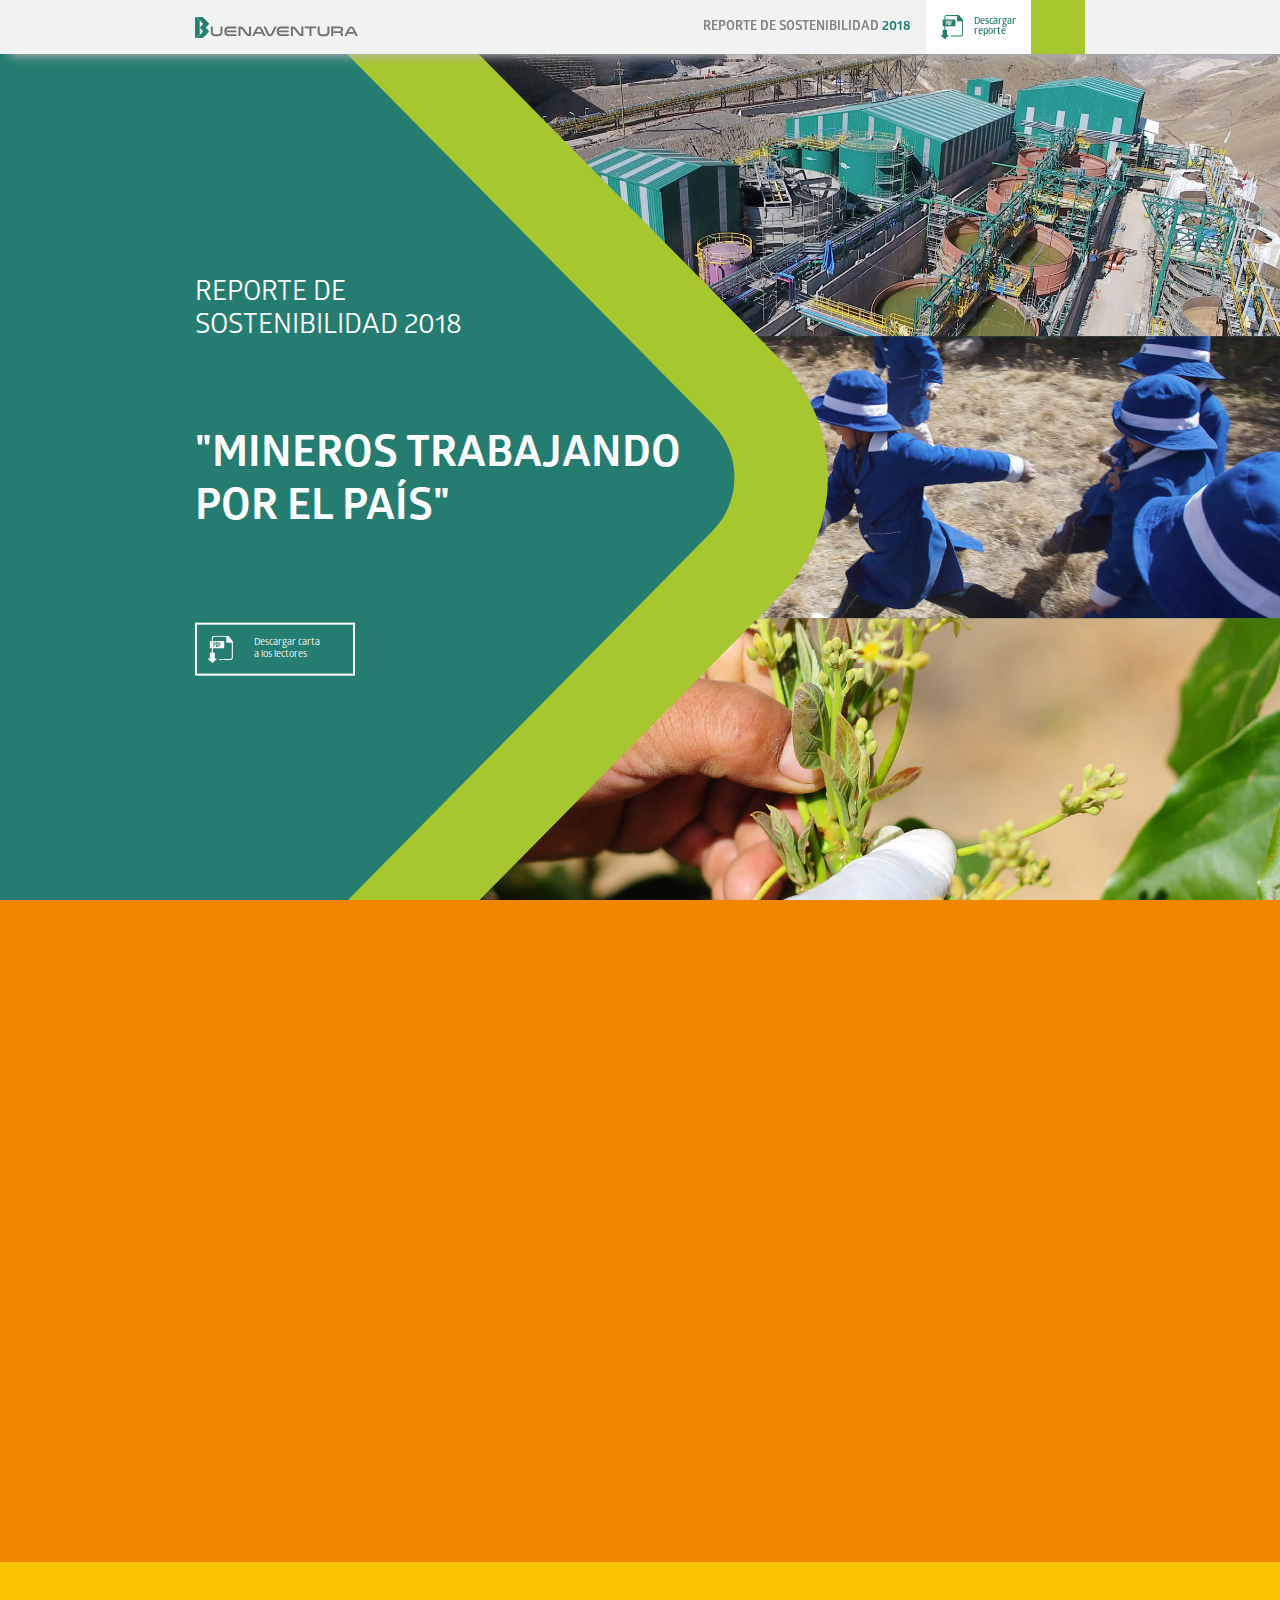
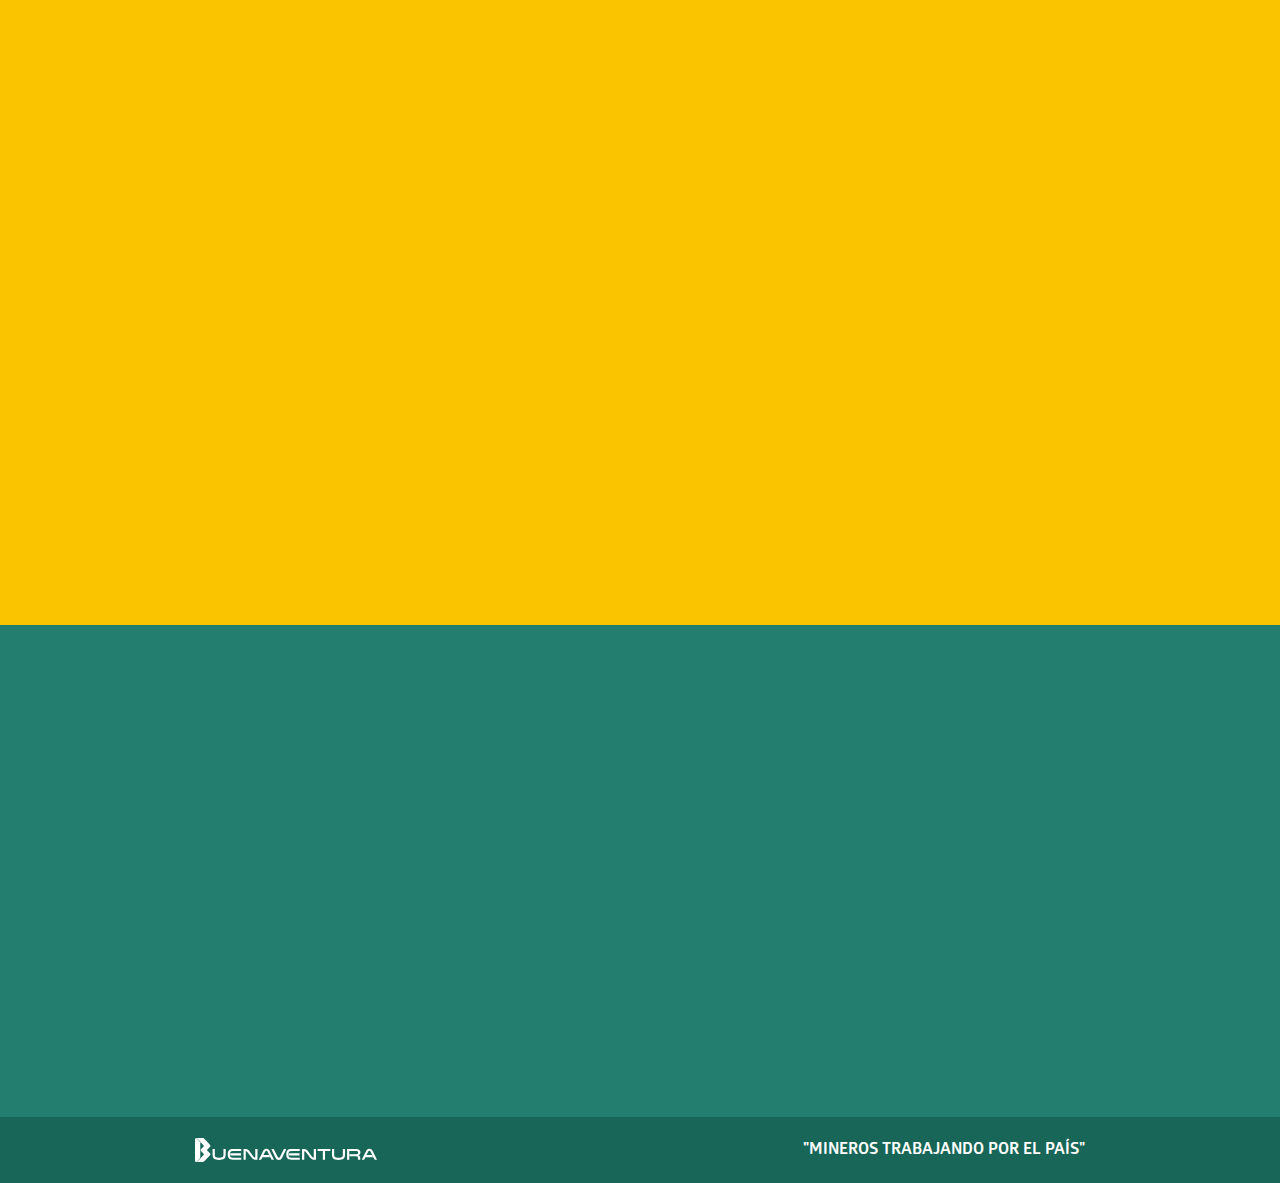
<file: buenaventura2/index.html>
<!DOCTYPE html>
<html lang="es">
<head>
	<meta charset="utf-8">
	<meta name="title" content="Memoria Anual Buenaventura 2018">
	<meta name="description" content="Celebramos nuestro 65 aniversario con una posición financiera y productiva sólida">
	<meta name="keywords" content="Buenaventura, Minería Responsable, Mineros peruanos, Metales preciosos, Operación de minas, Minas Buenaventura, Minería Responsabilidad Social, Minería Gestión Ambiental">
	<meta name="robots" content="index, follow">
	<meta name="viewport" content="width=device-width, initial-scale=1, shrink-to-fit=no">
	<link rel="stylesheet" href="https://use.fontawesome.com/releases/v5.7.0/css/all.css" integrity="sha384-lZN37f5QGtY3VHgisS14W3ExzMWZxybE1SJSEsQp9S+oqd12jhcu+A56Ebc1zFSJ" crossorigin="anonymous">
	<title>Reporte de Sostenibilidad 2018</title>
	<link rel="stylesheet" href="assets/css/bootstrap.min.css">
	<link rel="stylesheet" href="assets/css/style.css">
	<link rel="stylesheet" href="assets/lib/wow/animate.css">
	<link rel="icon" href="assets/img/favicon.png">
</head>

<body class="preloader">
	<header class="cabecera">
		<div class="container">
			<a href="index.html" class="link-logo">
				<picture>
					<source media="(max-width: 767px)" srcset="assets/img/b.svg">
						<img src="assets/img/logo.svg" class="logo">
				</picture>
			</a>
			<div class="botones">	<span class="texto-menu">REPORTE DE SOSTENIBILIDAD&nbsp;<span class="verde">2018</span></span>
				<a href="assets/pdf/reporte_de_sostenibilidad.pdf" target="_blank" class="link-cabecera">
					<img src="assets/img/pdf_verde.svg" class="izquierda">	<span class="derecha">
						Descargar<br>reporte
					</span>
				</a>
				<a href="#" class="burguer"><i class="fas fa-bars"></i></a>
			</div>
		</div>
	</header>
	<nav class="lista-menu">
		<a href="#nosotros" class="item-menu">
			<div class="container">
				<img src="assets/img/icono_nosotros.svg">	<span>NOSOTROS</span>
			</div>
		</a>
		<a href="#operaciones" class="item-menu">
			<div class="container">
				<img src="assets/img/icono_operaciones.svg">	<span>Operaciones y Proyectos</span>
			</div>
		</a>
		<a href="#sostenibilidad" class="item-menu">
			<div class="container">
				<img src="assets/img/icono_sostenibilidad.svg">	<span>Sostenibilidad</span>
			</div>
		</a>
	</nav>
	<main>
		<section class="banner">
			<div class="contenedor-triangulo">
				<div class="cuadrado"></div>
				<div class="triangulo-info">
					<img src="assets/img/flecha_verde.svg">
				</div>
				<div class="container">
					<div class="row">
						<div class="col-lg-6 col-xl-8 contenido-texto-banner">
							<h2>REPORTE DE<br>SOSTENIBILIDAD 2018</h2>
							<h1>"MINEROS <span>TRABAJANDO </span><span>POR EL PAÍS"</span></h1>
							<a href="assets/pdf/carta_a_los_lectores.pdf" target="_blank" class="btn-descarga btn-verde">
								<svg id="Layer_1" data-name="Layer 1" xmlns="http://www.w3.org/2000/svg" viewBox="0 0 49.716 54.392">
									<defs>
										<style>
											.cls-1{fill:#fff;}
										</style>
									</defs>
									<title>SVG</title>
									<path class="cls-1" d="M49.466,10.8,40.686.378A1.06,1.06,0,0,0,39.873,0H12.949A5.331,5.331,0,0,0,7.624,5.325v5.147H5.146a1.5,1.5,0,0,0-1.5,1.5V23.745a1.5,1.5,0,0,0,1.5,1.5H7.624v8.288H4.512a.753.753,0,0,0-.751.75v11.26H.9A.841.841,0,0,0,.272,47L8.039,54.15a.946.946,0,0,0,1.265,0L17.07,47a.841.841,0,0,0-.632-1.451H13.581V34.284a.753.753,0,0,0-.75-.75H9.751V25.246H30.966a1.5,1.5,0,0,0,1.5-1.5V11.974a1.5,1.5,0,0,0-1.5-1.5H9.751V5.325a3.2,3.2,0,0,1,3.2-3.2H36.411V12.266a2.131,2.131,0,0,0,2.129,2.129h9.05V43.413a3.2,3.2,0,0,1-3.2,3.2H22.38a1.063,1.063,0,1,0,0,2.127H44.391a5.331,5.331,0,0,0,5.325-5.325V11.481A1.063,1.063,0,0,0,49.466,10.8Zm-28.1,2.39h3.905v1.342H22.846V17.36h1.906V18.7H22.846V22.58H21.37Zm-5.474,0H18.23c1.49,0,2.2.805,2.2,2.321v4.751c0,1.516-.711,2.322-2.2,2.322H15.9Zm-5.058,0h2.174c1.49,0,2.2.805,2.2,2.321v1.221c0,1.516-.711,2.322-2.2,2.322h-.7V22.58H10.837Z" />
									<path class="cls-1" d="M13.736,16.823V15.414c0-.685-.255-.886-.725-.886h-.7v3.18h.7C13.481,17.709,13.736,17.507,13.736,16.823Z" />
									<path class="cls-1" d="M18.955,20.325V15.441c0-.685-.282-.913-.752-.913h-.832v6.71H18.2C18.673,21.238,18.955,21.01,18.955,20.325Z" />
								</svg>	<span class="texto-boton">Descargar carta<br>a los lectores</span>
							</a>
						</div>
					</div>
				</div>
			</div>
			<div class="lista-imagenes">
				<div class="coluna-imagenes">
					<img src="assets/img/banner1.jpg">
					<img src="assets/img/banner2.jpg">
					<img src="assets/img/banner3.jpg">
				</div>
			</div>
		</section>
		<section id="nosotros" class="seccion ">
			<div class="container">
				<div class="row">
					<div class="col-lg-8 columna-presentacion wow fadeInLeft" data-wow-delay=".5s">
						<div class="contenedor-imagen">
							<div class="borde-conetendor-imagen">
								<img src="assets/img/nosotros.jpg" data-right="auto" data-left="-17rem" data-width="77rem">
							</div>
						</div>
					</div>
					<div class="col-lg-4 columna-contenido wow fadeIn">
						<div class="cuerpo-contenido">
							<img src="assets/img/icono_nosotros.svg">
							<h2>NOSOTROS</h2>
							<p>"Desarrollamos una cultura empresarial que tiene como eje cuidar del medio ambiente, así como velar por la salud y la seguridad de todos los colaboradores, y el respeto hacia las comunidades".</p>
						</div>
						<a href="assets/pdf/nosotros.pdf" target="_blank"  class="btn-descarga btn-naranja">
							<svg id="Layer_1" data-name="Layer 1" xmlns="http://www.w3.org/2000/svg" viewBox="0 0 49.716 54.392">
								<defs>
									<style>
										.cls-1{fill:#fff;}
									</style>
								</defs>
								<title>SVG</title>
								<path class="cls-1" d="M49.466,10.8,40.686.378A1.06,1.06,0,0,0,39.873,0H12.949A5.331,5.331,0,0,0,7.624,5.325v5.147H5.146a1.5,1.5,0,0,0-1.5,1.5V23.745a1.5,1.5,0,0,0,1.5,1.5H7.624v8.288H4.512a.753.753,0,0,0-.751.75v11.26H.9A.841.841,0,0,0,.272,47L8.039,54.15a.946.946,0,0,0,1.265,0L17.07,47a.841.841,0,0,0-.632-1.451H13.581V34.284a.753.753,0,0,0-.75-.75H9.751V25.246H30.966a1.5,1.5,0,0,0,1.5-1.5V11.974a1.5,1.5,0,0,0-1.5-1.5H9.751V5.325a3.2,3.2,0,0,1,3.2-3.2H36.411V12.266a2.131,2.131,0,0,0,2.129,2.129h9.05V43.413a3.2,3.2,0,0,1-3.2,3.2H22.38a1.063,1.063,0,1,0,0,2.127H44.391a5.331,5.331,0,0,0,5.325-5.325V11.481A1.063,1.063,0,0,0,49.466,10.8Zm-28.1,2.39h3.905v1.342H22.846V17.36h1.906V18.7H22.846V22.58H21.37Zm-5.474,0H18.23c1.49,0,2.2.805,2.2,2.321v4.751c0,1.516-.711,2.322-2.2,2.322H15.9Zm-5.058,0h2.174c1.49,0,2.2.805,2.2,2.321v1.221c0,1.516-.711,2.322-2.2,2.322h-.7V22.58H10.837Z" />
								<path class="cls-1" d="M13.736,16.823V15.414c0-.685-.255-.886-.725-.886h-.7v3.18h.7C13.481,17.709,13.736,17.507,13.736,16.823Z" />
								<path class="cls-1" d="M18.955,20.325V15.441c0-.685-.282-.913-.752-.913h-.832v6.71H18.2C18.673,21.238,18.955,21.01,18.955,20.325Z" />
							</svg>	<span class="texto-boton">Descargar<br>sección completa</span>
						</a>
					</div>
				</div>
			</div>
		</section>
		<section id="operaciones" class="seccion">
			<div class="container">
				<div class="row">
					<div class="col-lg-4 columna-contenido  wow fadeIn">
						<div class="cuerpo-contenido">
							<img src="assets/img/icono_operaciones.svg">
							<h2>OPERACIONES Y PROYECTOS</h2>
							<a href="#" class="links-operaciones abierto">NUESTRAS OPERACIONES DIRECTAS</a>
							<a href="#" class="links-operaciones">NUESTROS PROYECTOS</a>
							<a href="#" class="links-operaciones">NUESTRAS AFILIADAS</a>
							<a href="#" class="links-operaciones">OTROS NEGOCIOS</a>
						</div>
						<a href="assets/pdf/operaciones_y_proyectos.pdf" target="_blank"  class="btn-descarga btn-amarillo">
							<svg id="Layer_1" data-name="Layer 1" xmlns="http://www.w3.org/2000/svg" viewBox="0 0 49.716 54.392">
								<defs>
									<style>
										.cls-1{fill:#fff;}
									</style>
								</defs>
								<title>SVG</title>
								<path class="cls-1" d="M49.466,10.8,40.686.378A1.06,1.06,0,0,0,39.873,0H12.949A5.331,5.331,0,0,0,7.624,5.325v5.147H5.146a1.5,1.5,0,0,0-1.5,1.5V23.745a1.5,1.5,0,0,0,1.5,1.5H7.624v8.288H4.512a.753.753,0,0,0-.751.75v11.26H.9A.841.841,0,0,0,.272,47L8.039,54.15a.946.946,0,0,0,1.265,0L17.07,47a.841.841,0,0,0-.632-1.451H13.581V34.284a.753.753,0,0,0-.75-.75H9.751V25.246H30.966a1.5,1.5,0,0,0,1.5-1.5V11.974a1.5,1.5,0,0,0-1.5-1.5H9.751V5.325a3.2,3.2,0,0,1,3.2-3.2H36.411V12.266a2.131,2.131,0,0,0,2.129,2.129h9.05V43.413a3.2,3.2,0,0,1-3.2,3.2H22.38a1.063,1.063,0,1,0,0,2.127H44.391a5.331,5.331,0,0,0,5.325-5.325V11.481A1.063,1.063,0,0,0,49.466,10.8Zm-28.1,2.39h3.905v1.342H22.846V17.36h1.906V18.7H22.846V22.58H21.37Zm-5.474,0H18.23c1.49,0,2.2.805,2.2,2.321v4.751c0,1.516-.711,2.322-2.2,2.322H15.9Zm-5.058,0h2.174c1.49,0,2.2.805,2.2,2.321v1.221c0,1.516-.711,2.322-2.2,2.322h-.7V22.58H10.837Z" />
								<path class="cls-1" d="M13.736,16.823V15.414c0-.685-.255-.886-.725-.886h-.7v3.18h.7C13.481,17.709,13.736,17.507,13.736,16.823Z" />
								<path class="cls-1" d="M18.955,20.325V15.441c0-.685-.282-.913-.752-.913h-.832v6.71H18.2C18.673,21.238,18.955,21.01,18.955,20.325Z" />
							</svg>	<span class="texto-boton">Descargar<br>sección completa</span>
						</a>
					</div>
					<div class="col-lg-8  columna-presentacion  wow fadeInRight" data-wow-delay=".5s">
						<div class="contenedor-imagen abierto">
							<div class="borde-conetendor-imagen">
								<img src="assets/img/operaciones1.jpg" data-right="0" data-left="auto" data-width="70rem">
							</div>
							<div class="contenedor-muestras">
								<div class="item-muestra">	<span class="muestra-texto">Tambomayo</span>
									<span class="muestra-simbolo">Au</span>
									<span class="muestra-simbolo">Ag</span>
								</div>
								<div class="item-muestra">	<span class="muestra-texto">Orcopampa</span>
									<span class="muestra-simbolo">Au</span>
									<span class="muestra-simbolo">Ag</span>
								</div>
								<div class="item-muestra">	<span class="muestra-texto">La Zanja</span>
									<span class="muestra-simbolo">Au</span>
								</div>
								<div class="item-muestra">	<span class="muestra-texto">Coimolache</span>
									<span class="muestra-simbolo">Au</span>
								</div>
								<div class="item-muestra">	<span class="muestra-texto">Uchucchacua</span>
									<span class="muestra-simbolo">Ag</span>
									<span class="muestra-simbolo">Zn</span>
									<span class="muestra-simbolo">Pb</span>
								</div>
								<div class="item-muestra">	<span class="muestra-texto">Mallay</span>
									<span class="muestra-simbolo">Ag</span>
									<span class="muestra-simbolo">Zn</span>
									<span class="muestra-simbolo">Pb</span>
								</div>
								<div class="item-muestra">	<span class="muestra-texto">Julcani </span>
									<span class="muestra-simbolo">Ag</span>
								</div>
								<div class="item-muestra">	<span class="muestra-texto">Colquijirca: Marcapunta</span>
									<span class="muestra-simbolo">Cu</span>
								</div>
								<div class="item-muestra">	<span class="muestra-texto">Colquijirca: Tajo Norte</span>
									<span class="muestra-simbolo">Ag</span>
									<span class="muestra-simbolo">Zn</span>
									<span class="muestra-simbolo">Pb</span>
								</div>
							</div>
						</div>
						<div class="contenedor-imagen">
							<div class="borde-conetendor-imagen">
								<img src="assets/img/operaciones2.jpg" data-right="0" data-left="auto" data-width="70rem">
							</div>
							<div class="contenedor-muestras">
								<div class="item-muestra">	<span class="muestra-texto">Trapiche</span>
									<span class="muestra-simbolo">Cu</span>
								</div>
								<div class="item-muestra">	<span class="muestra-texto">San Gabriel</span>
									<span class="muestra-simbolo">Au</span>
									<span class="muestra-simbolo">Ag</span>
								</div>
								<div class="item-muestra">	<span class="muestra-texto">Yumpaq</span>
									<span class="muestra-simbolo">Ag</span>
								</div>
								<div class="item-muestra">	<span class="muestra-texto">Coimolache Sulfuros</span>
									<span class="muestra-simbolo">Cu</span>
								</div>
								<div class="item-muestra">	<span class="muestra-texto">San Gregorio</span>
									<span class="muestra-simbolo">Zn</span>
								</div>
							</div>
						</div>
						<div class="contenedor-imagen">
							<div class="borde-conetendor-imagen">
								<img src="assets/img/operaciones3.jpg" data-right="0" data-left="auto" data-width="70rem">
							</div>
							<div class="contenedor-muestras">
								<div class="item-muestra">	<span class="muestra-texto">Yanacocha</span>
									<span class="muestra-simbolo">Au</span>
								</div>
								<div class="item-muestra">	<span class="muestra-texto">Cerro Verde</span>
									<span class="muestra-simbolo">Cu</span>
								</div>
							</div>
						</div>
						<div class="contenedor-imagen">
							<div class="borde-conetendor-imagen">
								<img src="assets/img/operaciones4.jpg" data-right="0" data-left="auto" data-width="70rem">
							</div>
							<div class="contenedor-muestras">
								<div class="item-muestra">	<span class="muestra-texto">CONENHUA</span>
								</div>
								<div class="item-muestra">	<span class="muestra-texto">Hidroeléctrica Huanza</span>
								</div>
								<div class="item-muestra">	<span class="muestra-texto">Procesadora Industrial Río Seco</span>
								</div>
							</div>
						</div>
					</div>
				</div>
			</div>
		</section>
		<section id="sostenibilidad" class="seccion ">
			<div class="container">
				<div class="row">
					<div class="col-lg-8  columna-presentacion  ">
						<div class="acordion  wow fadeInDown" data-wow-delay=".5s">
							<div class="imagen-acordion">
								<picture>
									<source media="(max-width: 767px)" srcset="assets/img/soste1_mobile.jpg">
										<img src="assets/img/soste1.jpg" class="logo">
								</picture>
							</div>
							<div class="titulo-acordion">SEGURIDAD Y SALUD OCUPACIONAL <i class="fas fa-chevron-down"></i>
							</div>
						</div>
						<div class="cuerpo-acordion">
							<p>Evaluación de Cultura de seguridad y estructura del sistema integrado de gestión</p>
							<p>Campañas preventivas de vacunación y de atención por especialidades</p>
							<p>Servicio de telemedicina y fisioterapia en unidades</p>
							<p><big>+100,000</big> atenciones médicas ambulatorias en el 2018</p>
						</div>
						<div class="acordion  wow fadeInDown" data-wow-delay=".7s">
							<div class="imagen-acordion">
								<picture>
									<source media="(max-width: 767px)" srcset="assets/img/soste2_mobile.jpg">
										<img src="assets/img/soste2.jpg" class="logo">
								</picture>
							</div>
							<div class="titulo-acordion">NUESTRA GENTE <i class="fas fa-chevron-down"></i>
							</div>
						</div>
						<div class="cuerpo-acordion">
							<p><big>+15,000</big> colaboradores en operaciones, proyectos y oficinas</p>
							<p><big>60%</big> es nuestro índice general de clima laboral</p>
							<p><big>70%</big> es el nivel de compromiso de nuestros trabajadores</p>
							<p><big>67%</big> es su nivel de satisfacción</p>
						</div>
						<div class="acordion  wow fadeInDown" data-wow-delay=".9s">
							<div class="imagen-acordion">
								<picture>
									<source media="(max-width: 767px)" srcset="assets/img/soste3_mobile.jpg">
										<img src="assets/img/soste3.jpg" class="logo">
								</picture>
							</div>
							<div class="titulo-acordion">GESTIÓN SOCIAL<i class="fas fa-chevron-down"></i>
							</div>
						</div>
						<div class="cuerpo-acordion">
							<p><big>300</big> asistencias a actividades de la comunidad</p>
							<p><big>300</big> millones de soles en compras a negocios locales</p>
							<p><big>20</big> millones de soles en proyectos de infraestructura</p>
							<p><big>3,000</big> estudiantes beneficiados con nuestros programas de educación</p>
						</div>
						<div class="acordion  wow fadeInDown" data-wow-delay="1.1s">
							<div class="imagen-acordion">
								<picture>
									<source media="(max-width: 767px)" srcset="assets/img/soste4_mobile.jpg">
										<img src="assets/img/soste4.jpg" class="logo">
								</picture>
							</div>
							<div class="titulo-acordion">GESTIÓN AMBIENTAL<i class="fas fa-chevron-down"></i>
							</div>
						</div>
						<div class="cuerpo-acordion">
							<p><big>98%</big> de recirculación de agua en minas de tajo abierto y 72% en subterráneas</p>
							<p><big>21</big> actividades de monitoreo ambiental participativo</p>
							<p><big>92</big> hectáreas revegetadas con diferentes especies</p>
							<p><big>31</big> Instrumentos de Gestión Ambiental gestionados</p>
							<p><big>6</big> hectáreas de suelos mejorados para el proyecto Tecnosoles</p>
						</div>
					</div>
					<div class="col-lg-4 columna-contenido   wow fadeIn">
						<img src="assets/img/icono_sostenibilidad.svg">
						<h2>SOSTENIBILIDAD</h2>
						<p>"Hacemos minería responsable con el ambiente, las poblaciones del entorno y nuestros colaboradores".</p>
						<a href="assets/pdf/sostenibilidad.pdf" target="_blank"  class="btn-descarga btn-verde">
							<svg id="Layer_1" data-name="Layer 1" xmlns="http://www.w3.org/2000/svg" viewBox="0 0 49.716 54.392">
								<defs>
									<style>
										.cls-1{fill:#fff;}
									</style>
								</defs>
								<title>SVG</title>
								<path class="cls-1" d="M49.466,10.8,40.686.378A1.06,1.06,0,0,0,39.873,0H12.949A5.331,5.331,0,0,0,7.624,5.325v5.147H5.146a1.5,1.5,0,0,0-1.5,1.5V23.745a1.5,1.5,0,0,0,1.5,1.5H7.624v8.288H4.512a.753.753,0,0,0-.751.75v11.26H.9A.841.841,0,0,0,.272,47L8.039,54.15a.946.946,0,0,0,1.265,0L17.07,47a.841.841,0,0,0-.632-1.451H13.581V34.284a.753.753,0,0,0-.75-.75H9.751V25.246H30.966a1.5,1.5,0,0,0,1.5-1.5V11.974a1.5,1.5,0,0,0-1.5-1.5H9.751V5.325a3.2,3.2,0,0,1,3.2-3.2H36.411V12.266a2.131,2.131,0,0,0,2.129,2.129h9.05V43.413a3.2,3.2,0,0,1-3.2,3.2H22.38a1.063,1.063,0,1,0,0,2.127H44.391a5.331,5.331,0,0,0,5.325-5.325V11.481A1.063,1.063,0,0,0,49.466,10.8Zm-28.1,2.39h3.905v1.342H22.846V17.36h1.906V18.7H22.846V22.58H21.37Zm-5.474,0H18.23c1.49,0,2.2.805,2.2,2.321v4.751c0,1.516-.711,2.322-2.2,2.322H15.9Zm-5.058,0h2.174c1.49,0,2.2.805,2.2,2.321v1.221c0,1.516-.711,2.322-2.2,2.322h-.7V22.58H10.837Z" />
								<path class="cls-1" d="M13.736,16.823V15.414c0-.685-.255-.886-.725-.886h-.7v3.18h.7C13.481,17.709,13.736,17.507,13.736,16.823Z" />
								<path class="cls-1" d="M18.955,20.325V15.441c0-.685-.282-.913-.752-.913h-.832v6.71H18.2C18.673,21.238,18.955,21.01,18.955,20.325Z" />
							</svg>	<span class="texto-boton">Descargar<br>sección completa</span>
						</a>
					</div>
				</div>
			</div>
		</section>
	</main>
	<footer>
		<div class="container">
			<div class="row align-items-center justify-content-between">
				<div class="col-2 col-sm-2 col-lg-3">
					<picture>
						<source media="(max-width: 767px)" srcset="assets/img/bblanco.svg">
							<img src="assets/img/logoblanco.svg" class="logob">
					</picture>
				</div>
				<div class="col col-sm-10 col-lg-9 text-right">
					<h3>"MINEROS TRABAJANDO POR EL PAÍS"</h3>
				</div>
			</div>
		</div>
	</footer>
	<div class="overlay">
		<div id="loader"></div>
	</div>
	<script src="assets/js/jquery.js"></script>
	<script src="assets/js/jquery-ui.js"></script>
	<script src="assets/js/popper.min.js"></script>
	<script src="assets/js/bootstrap.min.js"></script>
	<script src="assets/lib/wow/wow.js"></script>
	<script src="assets/js/funciones.js"></script>
</body>

</html>
</file>
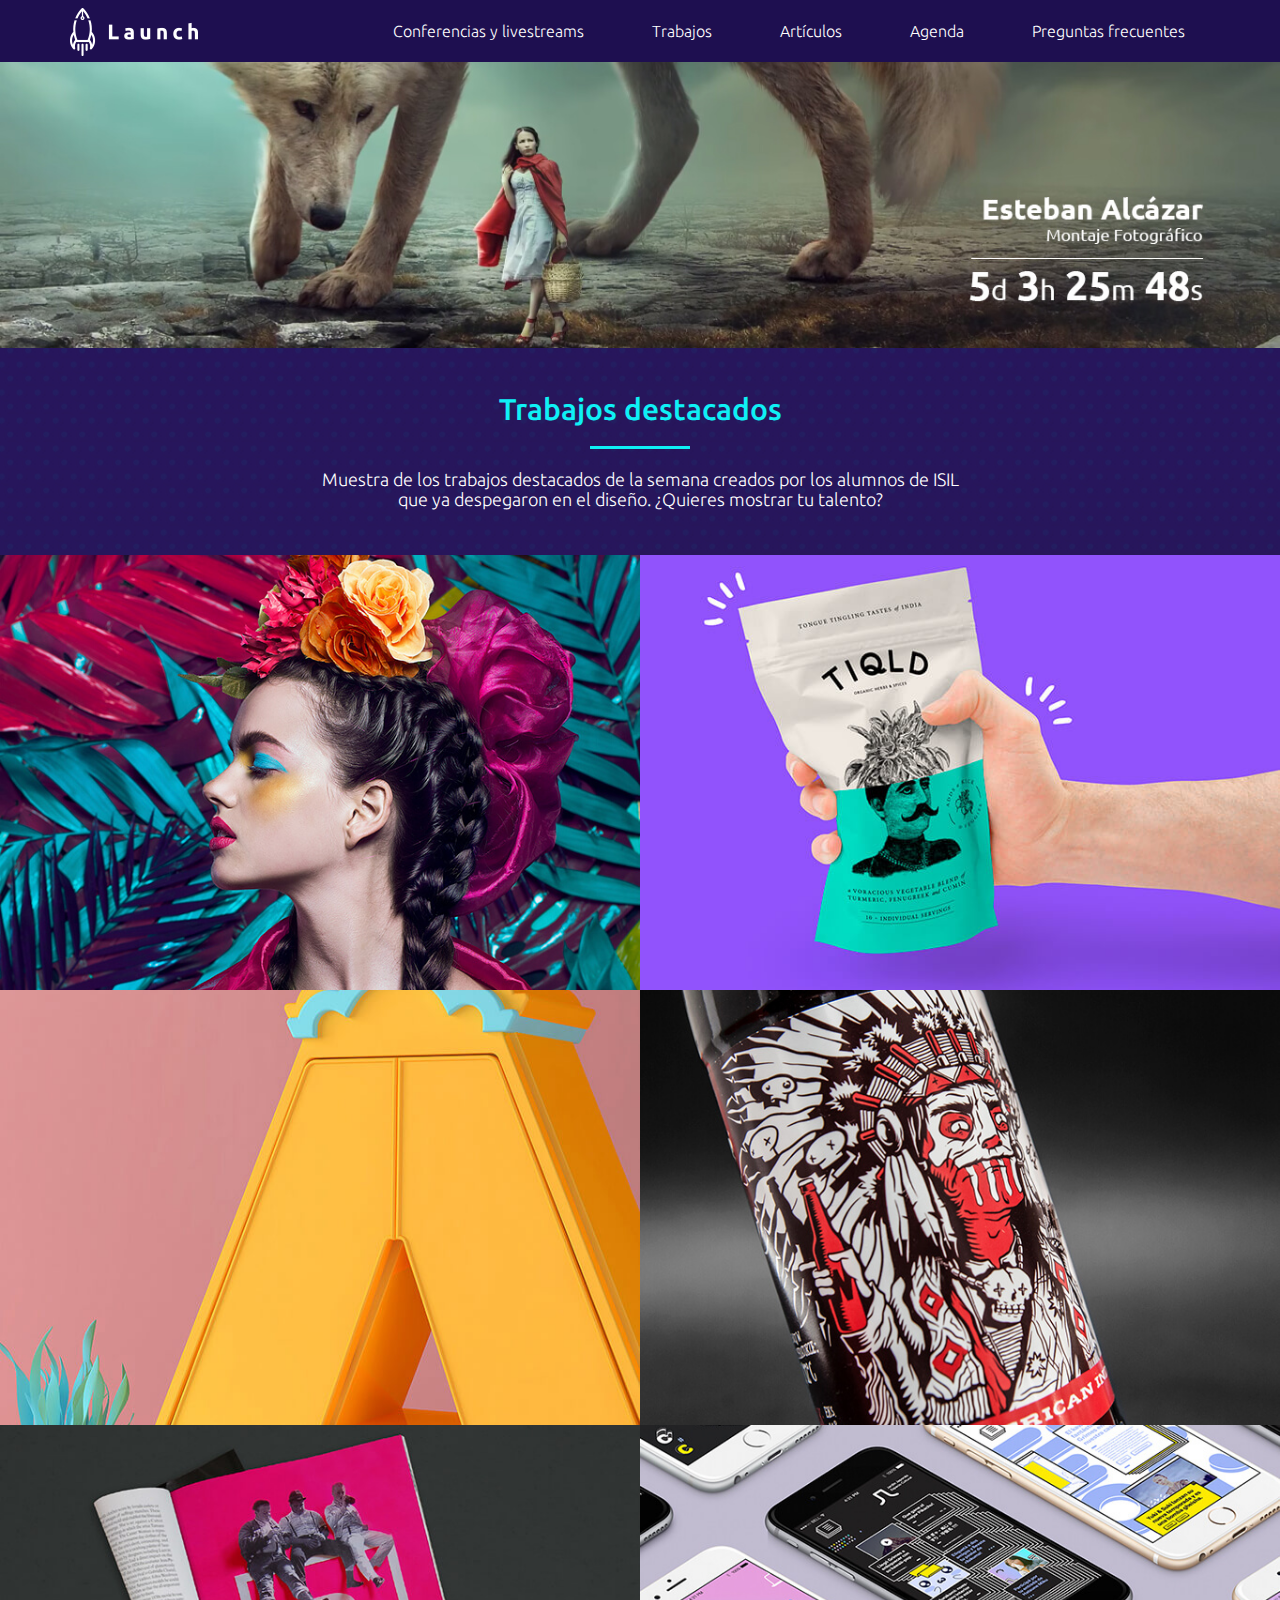
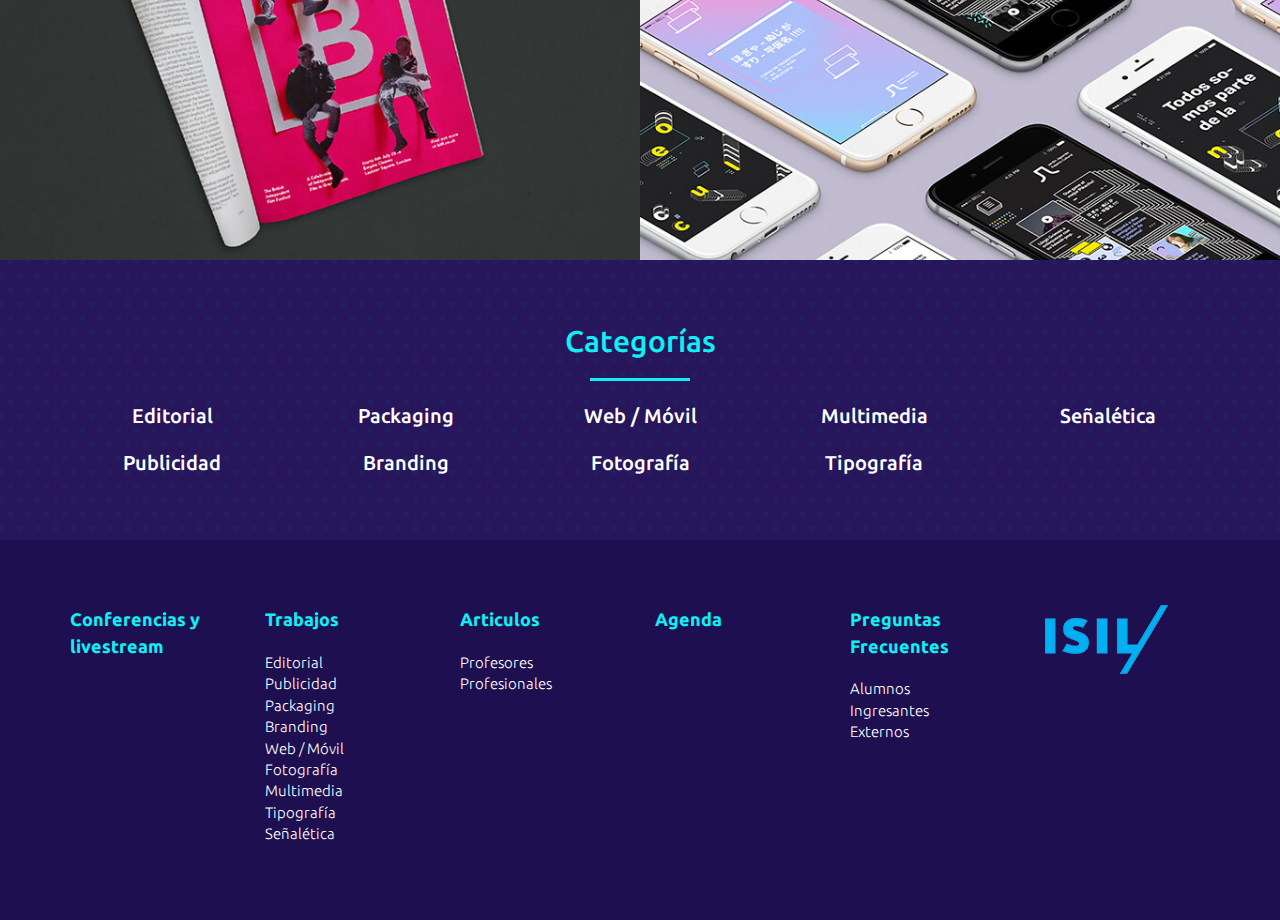
<file: isil/index.html>
<!DOCTYPE html>
<html lang="es-PE">
<head>
    <meta charset="UTF-8">
    <meta name="viewport" content="width=device-width, initial-scale=1">
    <meta name="description" content="">
    <meta name="keywords" content="">
    <title>Home</title>
    <link rel="stylesheet" type="text/css" href="css/bootstrap.min.css">
    <link rel="stylesheet" type="text/css" href="css/bootstrap-theme.min.css">
    <link rel="stylesheet" type="text/css" href="css/font-awesome.css">       
    <link rel="stylesheet" type="text/css" href="css/style.css">   
    <link rel="stylesheet" type="text/css" href="css/responsive.css">
</head>
<body>
<header>
<nav class="navbar navbar-default" role="navigation">
    <div class="container header">
        <div class="navbar-header">
            <button type="button" class="navbar-toggle collapsed" data-toggle="collapse" data-target="#bs-example-navbar-collapse-1" aria-expanded="false">
                <span class="sr-only">Desplegar navegaciónn</span>
                <span class="icon-bar"></span>
                <span class="icon-bar"></span>
                <span class="icon-bar"></span>
            </button>
           <a class="navbar-brand" href="/" rel="home">
                <img src="img/logo.png" alt="" class="img-logo" />
           </a>
        </div>    
        <div class="collapse navbar-collapse" id="bs-example-navbar-collapse-1">
            <ul class="nav navbar-nav menu navbar-right">
                <li class="ico-conferencia"><a href="#">Conferencias y livestreams</a></li>
                <li class="ico-trabajo">
                    <a title="Trabajos" href="#" data-toggle="dropdown" class="dropdown-toggle" aria-haspopup="true">Trabajos</a>
                    <ul class="dropdown-menu">
                        <li><a href="#">Editorial</a></li>
                        <li><a href="#">Publicidad</a></li>
                        <li><a href="#">Packaging</a></li>
                        <li><a href="#">Branding</a></li>
                        <li><a href="#">Web / Móvil</a></li>
                        <li><a href="#">Fotografía</a></li>
                        <li><a href="#">Multimedia</a></li> 
                        <li><a href="#">Tipografía</a></li>
                        <li><a href="#">Señalética</a></li>                                                                                                                              
                    </ul>
                </li>
                <li class="ico-articulo"><a href="#">Artículos</a></li>
                <li class="ico-agenda"><a href="#">Agenda</a></li>
                <li class="ico-pregunta"><a href="#">Preguntas frecuentes</a></li>
            </ul>
        </div>
    </div>
</nav>
</header>
<div class="wrapper">
    <section class="banners">
        <article><img src="img/banner.jpg" class="img-responsive" /></article>
    </section>
    <section class="home-seccion-1">
        <h2>Trabajos destacados</h2>
        <h3>Muestra de los trabajos destacados de la semana creados por los alumnos de ISIL que ya despegaron en el diseño. ¿Quieres mostrar tu talento?</h3>
    </section>
    <section class="home-seccion-2 container-fluid">
        <div class="row">
            <article class="col-lg-6 col-md-6 col-sm-6 contenedor-proyectos">
                <img src="img/proy_1.jpg" class="img-responsive" />
                 <div class="trabajo-vermas">
                    <div class="trabajo-fondo-vermas">
                        <h2>Belleza Natural</h2>
                        <h3>Isabel Macedo - Fotografía</h3>
                        <a href="#">Ver más</a>
                    </div>
                </div>
            </article>
            <article class="col-lg-6 col-md-6 col-sm-6 contenedor-proyectos">
                <img src="img/proy_2.jpg" class="img-responsive" />
                <div class="trabajo-vermas">
                    <div class="trabajo-fondo-vermas">
                        <h2>Belleza Natural</h2>
                        <h3>Isabel Macedo - Fotografía</h3>
                        <a href="#">Ver más</a>
                    </div>
                </div>
            </article>
            <article class="col-lg-6 col-md-6 col-sm-6 contenedor-proyectos">
                <img src="img/proy_3.jpg" class="img-responsive" />
                 <div class="trabajo-vermas">
                    <div class="trabajo-fondo-vermas">
                        <h2>Belleza Natural</h2>
                        <h3>Isabel Macedo - Fotografía</h3>
                        <a href="#">Ver más</a>
                    </div>
                </div>
            </article>
            <article class="col-lg-6 col-md-6 col-sm-6 contenedor-proyectos">
                <img src="img/proy_4.jpg" class="img-responsive" />
                <div class="trabajo-vermas">
                    <div class="trabajo-fondo-vermas">
                        <h2>Belleza Natural</h2>
                        <h3>Isabel Macedo - Fotografía</h3>
                        <a href="#">Ver más</a>
                    </div>
                </div>
            </article>
            <article class="col-lg-6 col-md-6 col-sm-6 contenedor-proyectos">
                <img src="img/proy_5.jpg" class="img-responsive" />
                <div class="trabajo-vermas">
                    <div class="trabajo-fondo-vermas">
                        <h2>Belleza Natural</h2>
                        <h3>Isabel Macedo - Fotografía</h3>
                        <a href="#">Ver más</a>
                    </div>
                </div>
            </article>
            <article class="col-lg-6 col-md-6 col-sm-6 contenedor-proyectos">
                <img src="img/proy_6.jpg" class="img-responsive" />
                <div class="trabajo-vermas">
                    <div class="trabajo-fondo-vermas">
                        <h2>Belleza Natural</h2>
                        <h3>Isabel Macedo - Fotografía</h3>
                        <a href="#">Ver más</a>
                    </div>
                </div>
            </article>
        </div>
    </section>
    <section class="home-seccion-3 container">
        <h2>Categorías</h2>
        <div class="row">
            <div class="col-especial col-md-4 col-sm-4 lista-categorias"><a href="#">Editorial</a></div>
            <div class="col-especial col-md-4 col-sm-4 lista-categorias"><a href="#">Packaging</a></div>
            <div class="col-especial col-md-4 col-sm-4 lista-categorias"><a href="#">Web / Móvil</a></div>
            <div class="col-especial col-md-4 col-sm-4 lista-categorias"><a href="#">Multimedia</a></div>
            <div class="col-especial col-md-4 col-sm-4 lista-categorias"><a href="#">Señalética</a></div>
            <div class="col-especial col-md-4 col-sm-4 lista-categorias"><a href="#">Publicidad</a></div> 
            <div class="col-especial col-md-4 col-sm-4 lista-categorias"><a href="#">Branding</a></div>
            <div class="col-especial col-md-4 col-sm-4 lista-categorias"><a href="#">Fotografía</a></div>            
            <div class="col-especial col-md-4 col-sm-4 lista-categorias"><a href="#">Tipografía</a></div>
        </div>
    </section>
</div>
<footer>
    <div class="container">
        <div class="row">
            <div class="-col-lg-2 col-md-2 col-sm-4">
                <h3><a href="#">Conferencias y livestream</a></h3>
            </div>
            <div class="-col-lg-2 col-md-2 col-sm-4">
                <h3><a href="#">Trabajos</a></h3>
                <ul>
                    <li><a href="#">Editorial</a></li>
                    <li><a href="#">Publicidad</a></li>
                    <li><a href="#">Packaging</a></li>
                    <li><a href="#">Branding</a></li>
                    <li><a href="#">Web / Móvil</a></li>
                    <li><a href="#">Fotografía</a></li>
                    <li><a href="#">Multimedia</a></li> 
                    <li><a href="#">Tipografía</a></li>
                    <li><a href="#">Señalética</a></li>       
                </ul>
            </div>
            <div class="-col-lg-2 col-md-2 col-sm-4">
                <h3><a href="#">Articulos</a></h3>
                <ul>
                    <li><a href="#">Profesores</a></li>
                    <li><a href="#">Profesionales</a></li>      
                </ul>
            </div>
            <div class="-col-lg-2 col-md-2 col-sm-4">
                <h3><a href="#">Agenda</a></h3>
            </div>
            <div class="-col-lg-2 col-md-2 col-sm-4">
                <h3><a href="#">Preguntas Frecuentes</a></h3>
                <ul>
                    <li><a href="#">Alumnos</a></li>
                    <li><a href="#">Ingresantes</a></li>
                    <li><a href="#">Externos</a></li>                              
                </ul>
            </div>
            <div class="-col-lg-2 col-md-2 col-sm-12 logo-isil">
                <a href="#"><img src="img/logo_isil.png" /></a>
            </div>
        </div>
    </div>
</footer>
<script type="text/javascript" src="js/jquery-3.2.1.min.js"></script>
<script type="text/javascript" src="js/bootstrap.min.js"></script>
</body>
</html>
</file>
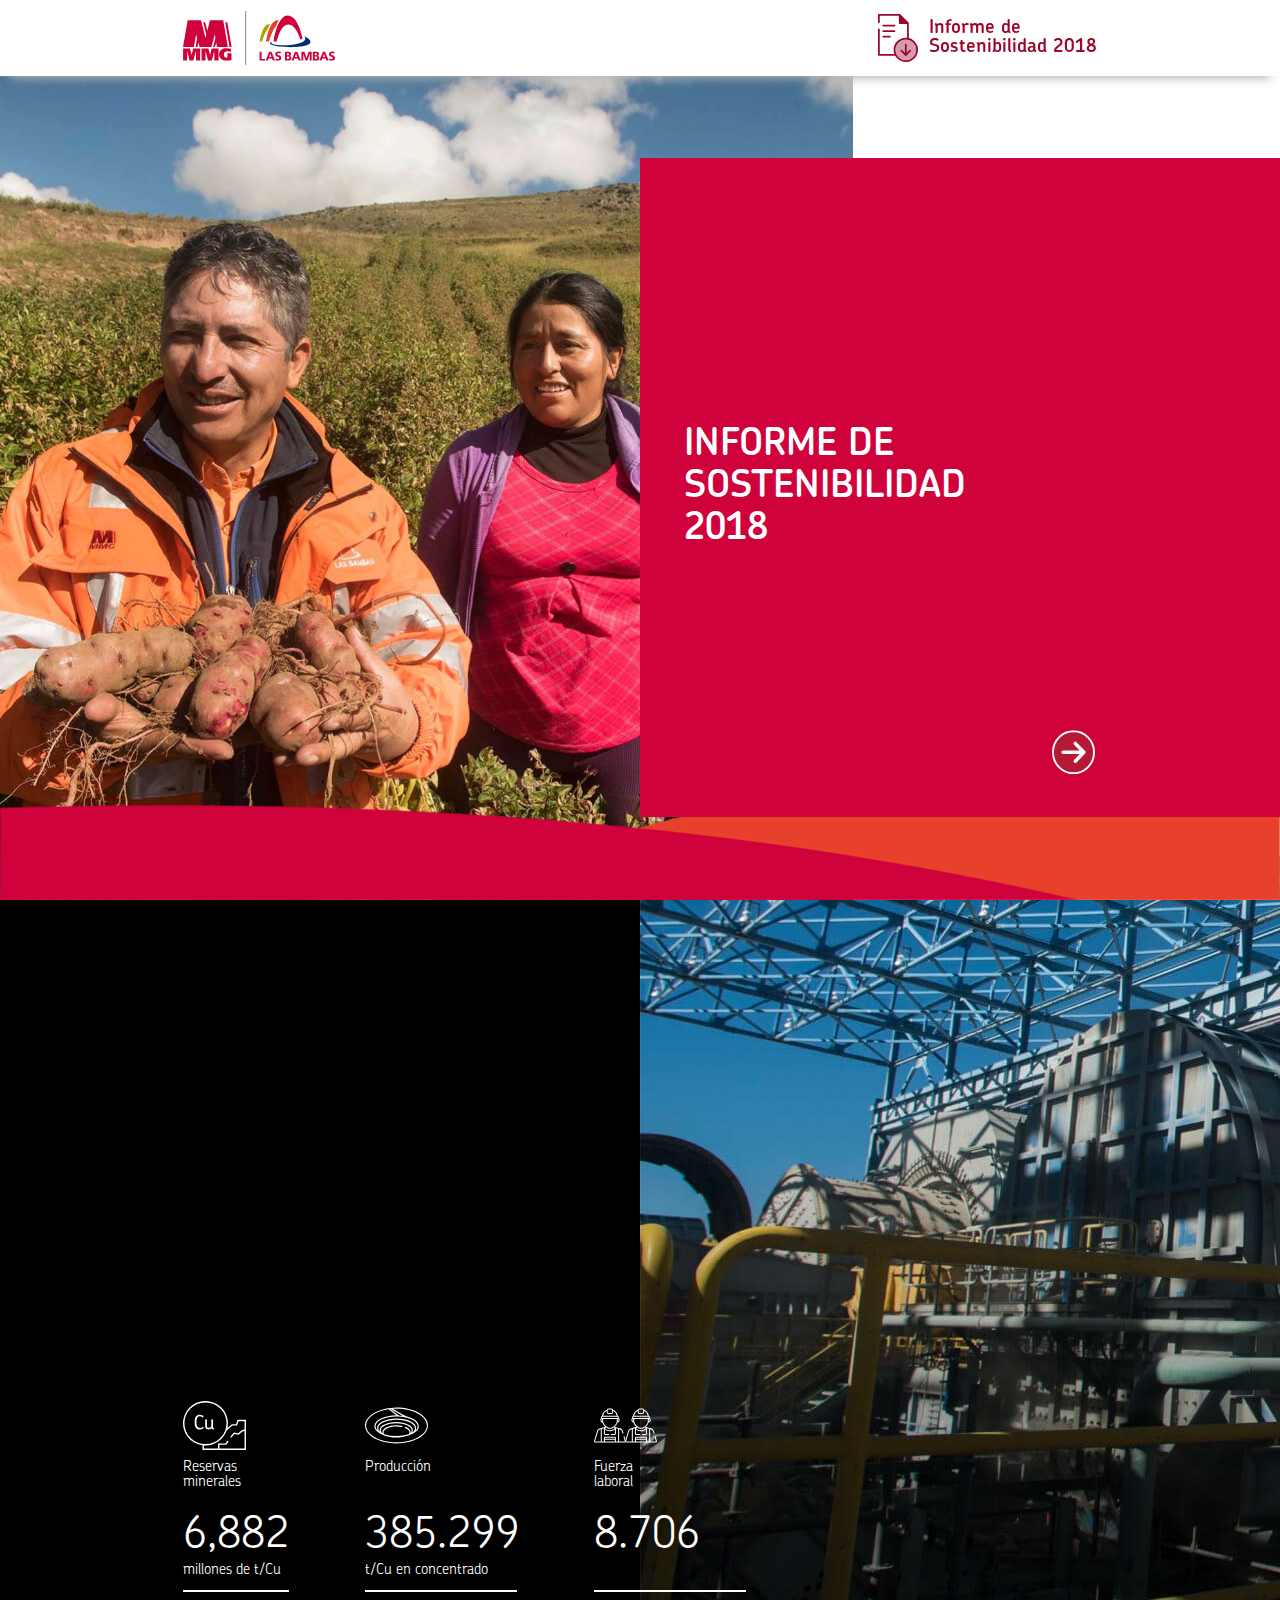
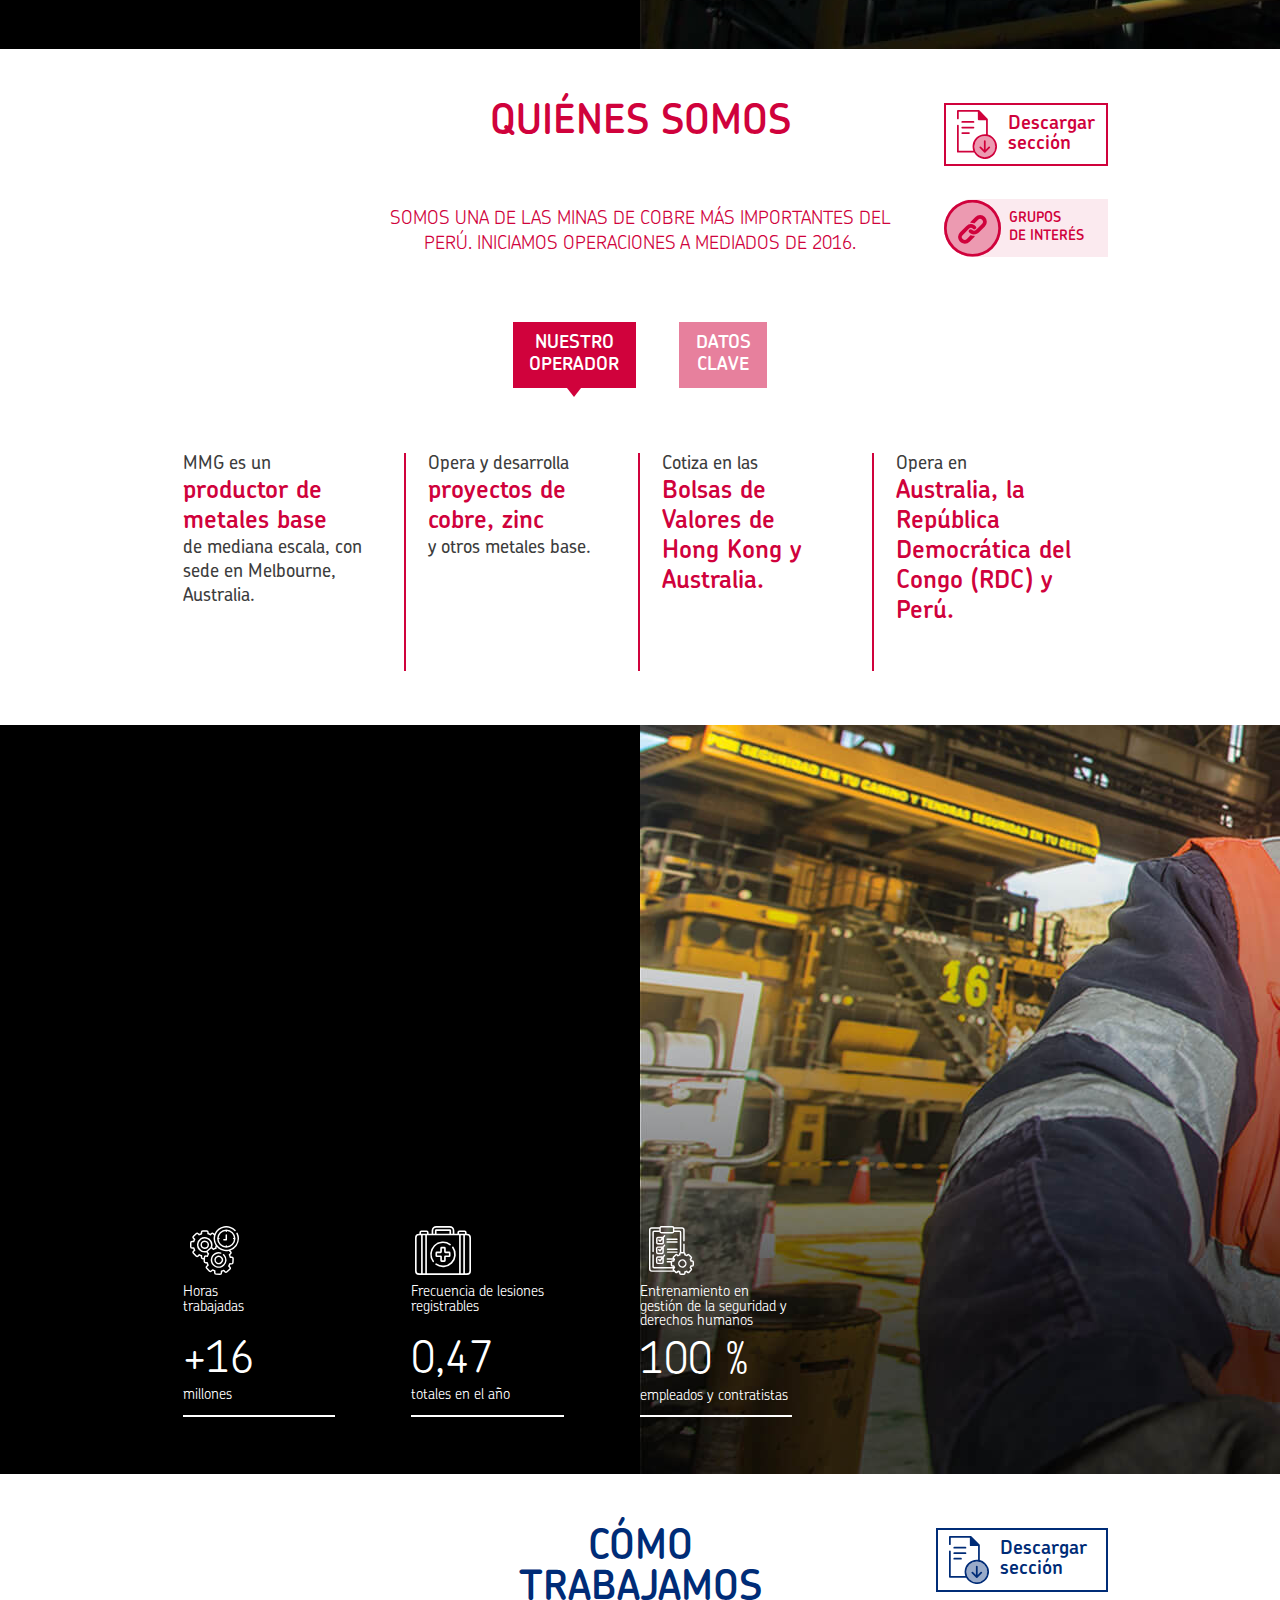
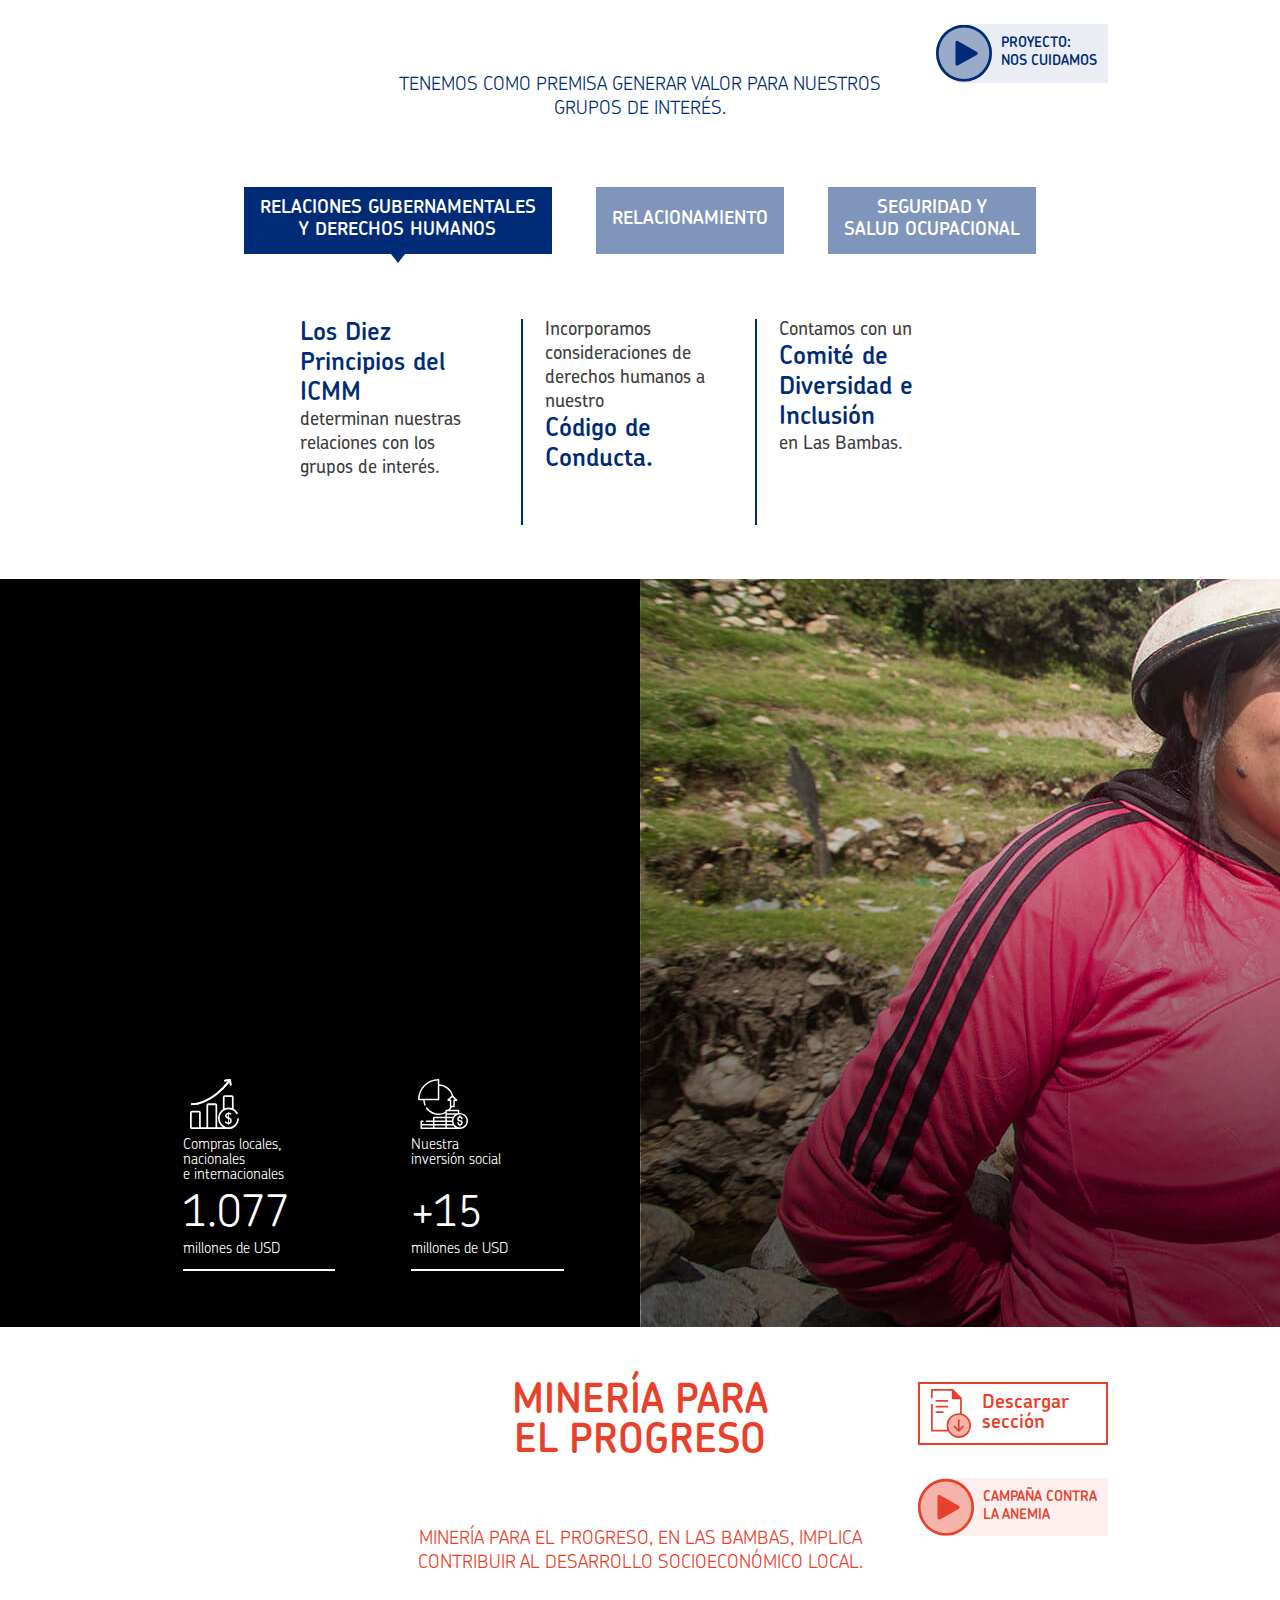
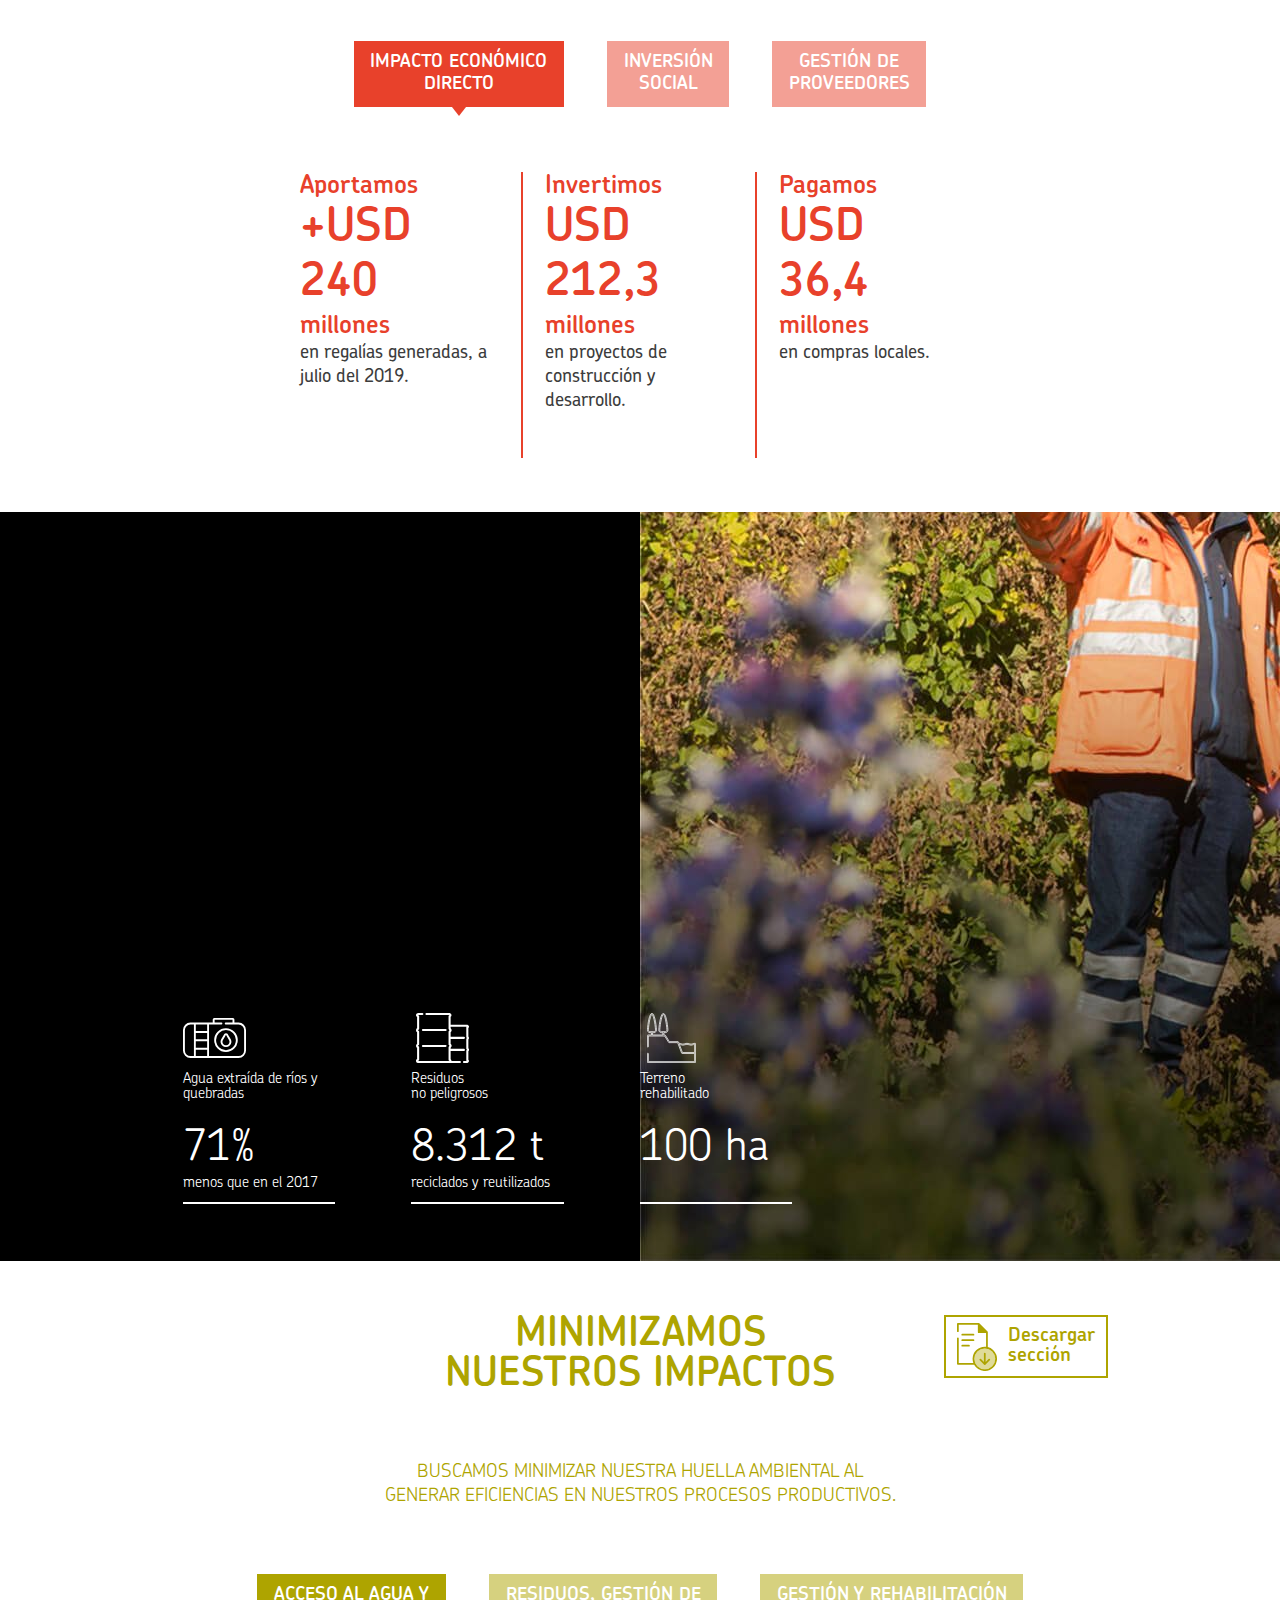
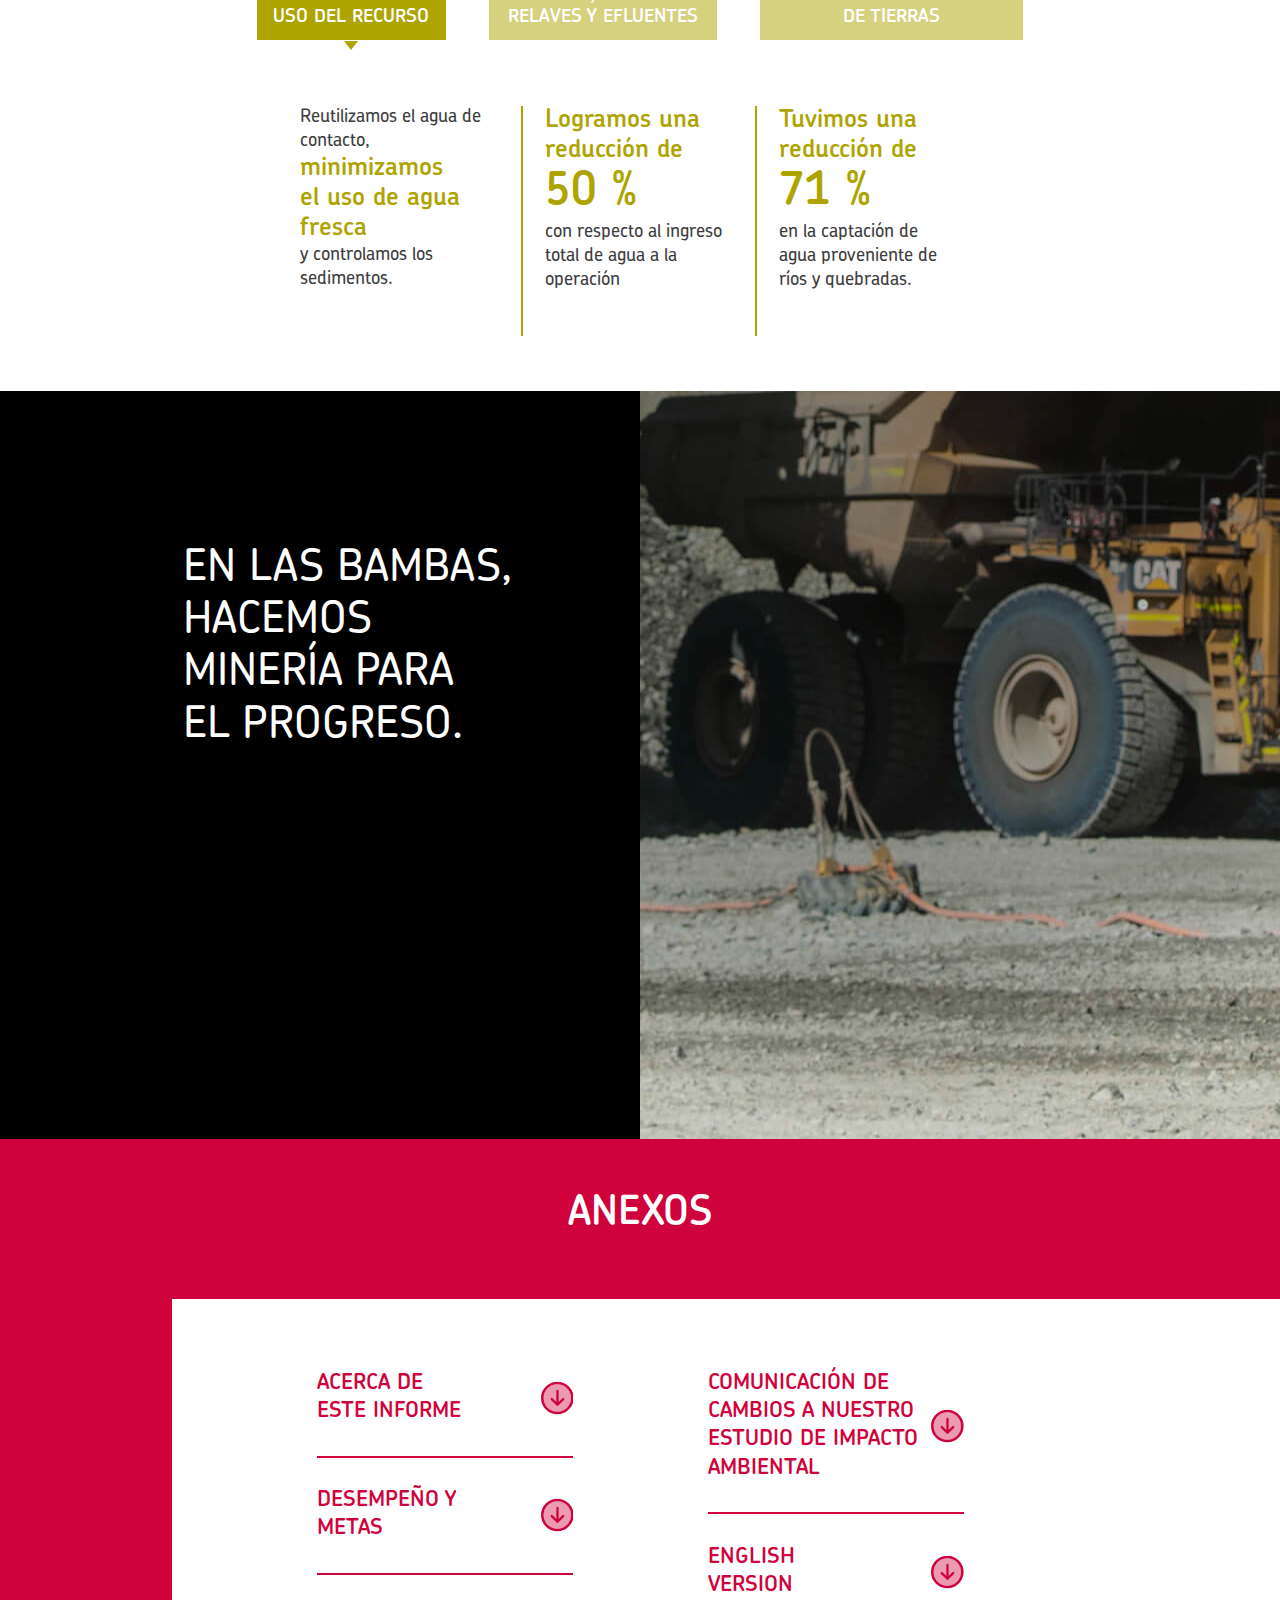
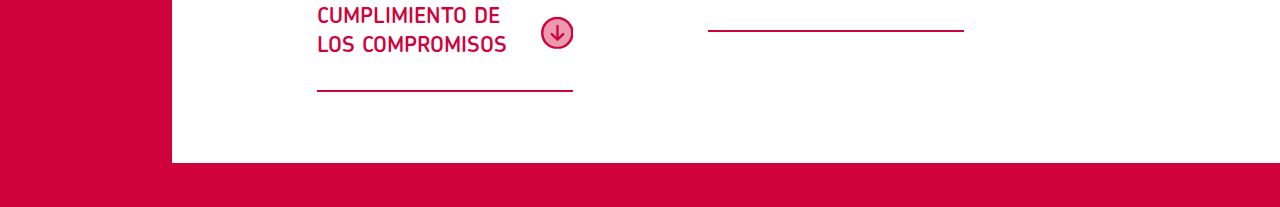
<file: lasbambas/index.html>
<!DOCTYPE html>
<html lang="es">
<head>
	<meta charset="utf-8">
	<meta name="title" content="Reporte Las Bambas">
	<meta name="description" content="">
	<meta name="keywords" content="">
	<meta name="robots" content="index, follow">
	<meta name="viewport" content="width=device-width, initial-scale=1, shrink-to-fit=no">
	<link rel="stylesheet" href="https://use.fontawesome.com/releases/v5.7.0/css/all.css" integrity="sha384-lZN37f5QGtY3VHgisS14W3ExzMWZxybE1SJSEsQp9S+oqd12jhcu+A56Ebc1zFSJ" crossorigin="anonymous">
	<title>Reporte Las Bambas</title>
	<link rel="stylesheet" href="assets/css/bootstrap.min.css">
	<link rel="stylesheet" href="assets/lib/slick/slick.css">
	<link rel="stylesheet" href="assets/lib/slick/slick-theme.css"/>
	<link rel="stylesheet" href="assets/lib/parallaxer/jquery.parallaxer.css"/>		
	<link rel="stylesheet" href="assets/css/style.css">
	<link rel="stylesheet" href="assets/lib/wow/animate.css">
	<link rel="icon" href="assets/img/favicon.png">
	<script src="assets/js/jquery.js"></script>
</head>

<body class="preloader">
	<header class="cabecera">
		<div class="container">
			<a href="index.html" class="link-logo">
				<img src="assets/img/logo.svg" class="logo">
			</a>
			<div class="botones">	
				<a href="assets/pdf/informe_sostenibilidad_las_bambas_2018.pdf" target="_blank" class="link-cabecera">
					<img src="assets/img/pdf_vino.svg" class="izquierda">	
					<span class="derecha">
						Informe de<br>Sostenibilidad 2018
					</span>
				</a>
				<a href="#" class="burguer"><i class="fas fa-bars"></i></a>
			</div>
		</div>
	</header>
	<nav class="lista-menu">
		<div class="container">
			<a href="#quienessomos" class="rojo item-menu">
				QUIÉNES SOMOS
			</a>
			<a href="#comotrabajamos" class="azul item-menu">
				CÓMO<br>TRABAJAMOS
			</a>
			<a href="#mineria" class="naranja item-menu">
				MINERÍA PARA<br>EL PROGRESO
			</a>
			<a href="#gestionamos" class="amarillo item-menu">
				MINIMIZAMOS<br>NUESTROS IMPACTOS
			</a>
			<a href="#anexos" class="vino item-menu">
				ANEXOS
			</a>
		</div>
	</nav>
	<main>
		<section id="inicio" class="banner">
			<div class="contenedor-slider">
				<div class="contenedor-imagenes">
					<div class="item-slide is-active">
						<img src="assets/img/banner1.jpg">
					</div>
					<div class="item-slide">
						<img src="assets/img/banner2.jpg">
					</div>
				</div>
				<div class="contenido-slide">
					<div class="fondo-contenido-slide"></div>
					<div class="contenido-texto">
						<div class="item-texto in is-active">
							<h2>INFORME DE<br>SOSTENIBILIDAD<br>2018</h2>
							<a href="#" class="flecha flecha-derecha"><img src="assets/img/boton_siguiente.svg"></a>
						</div>
						<div class="item-texto">
							<p>"Mantenemos nuestro<br>compromiso de seguir trabajando junto con las comunidades,<br>el Gobierno y todas las partes interesadas por el desarrollo de <br>la Región Apurímac".</p>
							<h3>Suresh Vadnagra</h3>
							<p class="cargo">Gerente General Ejecutivo de Operaciones<br>Las Américas MMG</p>
							<a href="assets/pdf/carta.pdf" target="_blank" class="boton-pdf-blano">
								<img src="assets/img/pdf_blanco.svg">
								<span>Descargar<br>carta</span>
							</a>
							<a href="#" class="flecha flecha-izquierda"><img src="assets/img/boton_siguiente.svg"></a>
						</div>
					</div>
				</div>
				<img src="assets/img/franja-colores.png" class="franja-colores">
			</div>
			<div class="contenedor-slider-mobile">
				<div class="grupo-slides-mobile">
					<div class="item-slide-mobile">
						<div class="imagen-slide-mobile">
							<img src="assets/img/banner1-mobile.jpg">
						</div>
						<div class="cuerpo-slide-mobile">
							<img src="assets/img/franja-colores-mobile.png" class="franja-colores">
							<h2>INFORME DE<br>SOSTENIBILIDAD<br>2018</h2>
						</div>
						
					</div>
					<div class="item-slide-mobile">
						<div class="imagen-slide-mobile">
							<img src="assets/img/banner2-mobile.jpg">
						</div>
						<div class="cuerpo-slide-mobile">
							<img src="assets/img/franja-colores-mobile.png" class="franja-colores">
							<p>"Mantenemos nuestro compromiso<br>de seguir trabajando junto con las comunidades, el Gobierno y todas las<br>partes interesadas por el desarrollode<br> la Región Apurímac".</p>
							<h3>Suresh Vadnagra</h3>
							<p class="cargo">Gerente General Ejecutivo<br>de Operaciones Las Américas MMG</p>
							<a href="assets/pdf/carta.pdf" target="_blank" class="boton-pdf-blano">
								<img src="assets/img/pdf_blanco.svg">
								<span>Descargar<br>carta</span>
							</a>
						</div>
						
					</div>					
				</div>
			</div>
			<a href="#quienessomos" class="flecha-abajo"><i class="fas fa-chevron-down"></i></a>
		</section>
		<section id="quienessomos" class="seccion rojo ">
			<div class="fondo-imagen">
				<div class="parallax">
					<img src="assets/img/1.jpg">
				</div>
				<div class="parallax sin_parallax">
					<img src="assets/img/1_m.jpg">
				</div>				
				<div class="container">
					<div class="row">
						<div class="col-6 col-lg-12">
							<div class="row  no-gutters">
								<div class="col-col-lg-2 columna-icono-seccion">
									<div class="contenedor-icono">
										<img src="assets/img/icono_1-1.svg" class="icono">
									</div>
									<p>Reservas<br>minerales</p>
									<h2>6,882</h2>
									<p >millones de t/Cu</p>
								</div>
								<div class="col-lg-2 offset-lg-1 columna-icono-seccion">
									<div class="contenedor-icono">
										<img src="assets/img/icono_1-2.svg" class="icono">
									</div>							
									<p>Producción</p>
									<h2>385.299</h2>
									<p >t/Cu en concentrado</p>
								</div>
								<div class="col-lg-2  offset-lg-1 columna-icono-seccion">
									<div class="contenedor-icono">
										<img src="assets/img/icono_1-3.svg" class="icono">
									</div>							
									<p>Fuerza<br>laboral</p>
									<h2>8.706</h2>
								</div>
							</div>
						</div>

					</div>
				</div>
			</div>
			<div class="container seccion-interna">
				<div class="row justify-content-center">
					<div class="col-lg-7">
						<h2>QUIÉNES SOMOS</h2>
						<p class="descripcion">Somos una de las minas de cobre más importantes del Perú. Iniciamos operaciones a mediados de 2016.</p>
					</div>
				</div>
				<div class="row justify-content-center">
					<div class="tab active">
						<span>NUESTRO<br>OPERADOR</span>
					</div>
					<div class="tab">
						<span>DATOS<br>CLAVE</span>
					</div>
				</div>
				<div class="row contenedor-cuerpo-tabs">
					<div class="col-12 cuerpo-tab active">
						<div class="row">
							<div class="col-lg-3 columna-tab">
								<p>MMG es un<br>
								<span class="grueso">productor de metales base</span>
								de mediana escala, con sede en Melbourne, Australia.</p>
							</div>
							<div class="col-lg-3 columna-tab">
								<p>Opera y desarrolla<br>
								<span class="grueso">proyectos de cobre, zinc</span>
								 y otros metales base.</p>
							</div>
							<div class="col-lg-3 columna-tab">
								<p>Cotiza en las<br>
								<span class="grueso">Bolsas de Valores de Hong Kong y Australia.</span></p>
							</div>
							<div class="col-lg-3 columna-tab">
								<p>Opera en<br>
								<span class="grueso">Australia, la República Democrática del Congo (RDC) y Perú.</span></p>
							</div>
						</div>
					</div>
					<div class="col-12 cuerpo-tab">
						<div class="row">
							<div class="col-lg-3 columna-tab">
								<p>
									<span class="grueso">Tenemos<span class="alto">3</span>yacimientos</span>
								Ferrobamba, Chalcobamba y Sulfobamba.
								</p>
							</div>
							<div class="col-lg-3 columna-tab">
								<p>
									<span class="grueso">Contamos con<span class="alto">6,882</span>millones</span>
									de toneladas de cobre en reservas minerales.
								</p>
							</div>
							<div class="col-lg-3 columna-tab">
								<p>
									<span class="grueso">Producimos <span class="alto">385.299</span>toneladas</span>de cobre en concentrado en el 2018.
								</p>
							</div>
							<div class="col-lg-3 columna-tab">
								<p>
									<span class="grueso">Generamos<span class="alto">8.706</span>empleos</span>directos e indirectos, el 18% fue cubierto por personal local. 
								</p>
							</div>
						</div>
					</div>					
				</div>
				<div class="grupo-enlaces">
					<a href="assets/pdf/quienes_somos.pdf" target="_blank" class="boton-pdf">
						<img src="assets/img/pdf_rojo.svg">
						<span>Descargar<br>sección</span>
					</a>
					<a href="assets/pdf/grupo_de_interes.pdf" target="_blank" class="boton-link">
						<img src="assets/img/boton_link.svg">
						<span>GRUPOS<br>DE INTERÉS</span>
						<span class="vermas">VER MAS</span>
					</a>
				</div>
			</div>
		</section>
		<section id="comotrabajamos" class="seccion azul">
			<div class="fondo-imagen">
				<div class="parallax">
					<img src="assets/img/2.jpg">
				</div>
				<div class="parallax sin_parallax">
					<img src="assets/img/2_m.jpg">
				</div>	
				<div class="container">
					<div class="row">
						<div class="col-6 col-lg-12">				
							<div class="row no-gutters">
								<div class="col-lg-2 columna-icono-seccion">
									<div class="contenedor-icono">
										<img src="assets/img/icono_2-1.svg" class="icono">
									</div>
									<p>Horas<br>trabajadas</p>
									<h2>+16</h2>
									<p>millones</p>
								</div>
								<div class="col-lg-2 offset-lg-1 columna-icono-seccion">
									<div class="contenedor-icono">
										<img src="assets/img/icono_2-2.svg" class="icono">
									</div>							
									<p>Frecuencia de lesiones registrables</p>
									<h2>0,47</h2>
									<p >totales en el año</p>
								</div>
								<div class="col-lg-2  offset-lg-1 columna-icono-seccion">
									<div class="contenedor-icono">
										<img src="assets/img/icono_2-3.svg" class="icono">
									</div>									<p>Entrenamiento en gestión de la seguridad y derechos humanos</p>
									<h2>100 %</h2>
									<p>empleados y contratistas</p>
								</div>
							</div>
						</div>
					</div>
				</div>
			</div>
			<div class="container seccion-interna">
				<div class="row justify-content-center">
					<div class="col-lg-7">
						<h2>CÓMO<br>TRABAJAMOS</h2>
						<p class="descripcion">Tenemos como premisa generar valor para nuestros grupos de interés.</p>
					</div>
				</div>
				<div class="row justify-content-center">
					<div class="tab active">
						<span>RELACIONES GUBERNAMENTALES<br>Y DERECHOS HUMANOS</span>
					</div>
					<div class="tab">
						<span>RELACIONAMIENTO</span>
					</div>
					<div class="tab">
						<span>SEGURIDAD Y<br>SALUD OCUPACIONAL</span>
					</div>
				</div>
				<div class="row contenedor-cuerpo-tabs">
					<div class="col-12 cuerpo-tab active">
						<div class="row justify-content-center">
							<div class="col-lg-3 columna-tab">
								<p>
								<span class="grueso">Los Diez Principios del ICMM</span>
								determinan nuestras relaciones con los grupos de interés.</p>
							</div>
							<div class="col-lg-3 columna-tab">
								<p>Incorporamos consideraciones de derechos humanos a nuestro
								<span class="grueso">Código de Conducta.</span></p>
							</div>
							<div class="col-lg-3 columna-tab">
								<p>Contamos con un 
								<span class="grueso">Comité de Diversidad e Inclusión </span>
								en Las Bambas.
								</p>
							</div>
						</div>
					</div>
					<div class="col-12 cuerpo-tab">
						<div class="row justify-content-center">
							<div class="col-lg-3 columna-tab">
								<p>
									Establecemos una 
									<span class="grueso">comunicación fluida con cada actor social</span>
									para generar confianza y afianzar un diálogo honesto.
								</p>
							</div>

							<div class="col-lg-3 columna-tab">
								<p>
									Participamos en diferentes espacios donde nos convocan para conocer nuevas perspectivas y
									<span class="grueso">fortalecer lazos con la comunidad.</span>
								</p>
							</div>
							<div class="col-lg-3 columna-tab">
								<p>
									Expresamos nuestro <span class="grueso">respeto por las tradiciones locales</span> a través del apoyo a actividades que fortalecen el legado ancestral que han heredado las localidades de nuestro entorno.
									
								</p>
							</div>							
						</div>
					</div>		
					<div class="col-12 cuerpo-tab">
						<div class="row justify-content-center">
							<div class="col-lg-3 columna-tab">
								<p>
									Implementamos una tecnología innovadora para gestionar la fatiga: 
									<span class="grueso">el SmartCap (Guardián de Vida).</span>
								</p>
							</div>
							<div class="col-lg-3 columna-tab">
								<p>
									Lanzamos el 
									<span class="grueso">programa<br>Nos Cuidamos </span>
									con el fin de promover la seguridad como un valor esencial en<br>Las Bambas.
								</p>
							</div>
							<div class="col-lg-3 columna-tab">
								<p>
									Ganamos el 
									<span class="grueso">Premio al Progreso 2018</span>otorgado por MMG, gracias a estas iniciativas y al compromiso con la cultura de seguridad.
								</p>
							</div>
						</div>
					</div>									
				</div>
				<div class="grupo-enlaces">
					<a href="assets/pdf/como_trabajamos.pdf" target="_blank" class="boton-pdf">
						<img src="assets/img/pdf_azul.svg">
						<span>Descargar<br>sección</span>
					</a>
					<a href="https://www.youtube.com/watch?v=pZXnjWOMBrU&t=2s" target="_blank" class="boton-link">
						<img src="assets/img/boton_play_azul.svg">
						<span>PROYECTO:<br>NOS CUIDAMOS</span>
						<span class="vermas">VER MÁS</span>
					</a>
				</div>
			</div>
		</section>
		<section id="mineria" class="seccion naranja">
			<div class="fondo-imagen">
				<div class="parallax">
					<img src="assets/img/3.jpg">
				</div>
				<div class="parallax sin_parallax">
					<img src="assets/img/3_m.jpg">
				</div>	
				<div class="container">
					<div class="row">
						<div class="col-6 col-lg-12">
							<div class="row no-gutters">
								<div class="col-lg-2 columna-icono-seccion">
									<div class="contenedor-icono">
										<img src="assets/img/icono_3-1.svg" class="icono">
									</div>		
									<p>Compras locales, <br>nacionales <br>e internacionales</p>
									<h2>1.077</h2>
									<p>millones de USD</p>
								</div>
								<div class="col-lg-2 offset-lg-1 columna-icono-seccion">
									<div class="contenedor-icono">
										<img src="assets/img/icono_3-2.svg" class="icono">
									</div>									
									<p>Nuestra <br>inversión social</p>
									<h2>+15</h2>
									<p >millones de USD</p>
								</div>
							</div>
						</div>
					</div>
				</div>
			</div>
			<div class="container seccion-interna">
				<div class="row justify-content-center">
					<div class="col-lg-7">
						<h2>MINERÍA PARA<br>EL PROGRESO</h2>
						<p  class="descripcion">Minería para el progreso, en Las Bambas, implica contribuir al desarrollo socioeconómico local.</p>
					</div>
				</div>
				<div class="row justify-content-center">
					<div class="tab active">
						<span>IMPACTO ECONÓMICO<br>DIRECTO</span>
					</div>
					<div class="tab">
						<span>INVERSIÓN<br>SOCIAL</span>
					</div>
					<div class="tab">
						<span>GESTIÓN DE <br>PROVEEDORES</span>
					</div>
				</div>
				<div class="row contenedor-cuerpo-tabs">
					<div class="col-12 cuerpo-tab active">
						<div class="row justify-content-center">
							<div class="col-lg-3 columna-tab">
								<p>
									<span class="grueso">
										Aportamos
										<span class="alto">
											+USD 240
										</span
										>millones
									</span>
									en regalías generadas, a julio del 2019.
								</p>
							</div>
							<div class="col-lg-3 columna-tab">
								<p>
									<span class="grueso">
										Invertimos
										<span class="alto">USD 212,3</span>
										millones
									</span>
									en proyectos de construcción y desarrollo.
								</p>
							</div>
							<div class="col-lg-3 columna-tab">
								<p>
									<span class="grueso">
										Pagamos
										<span class="alto">USD 36,4</span>
										millones
									</span>
									en compras locales.
								</p>
							</div>
						</div>
					</div>
					<div class="col-12 cuerpo-tab">
						<div class="row justify-content-center">
							<div class="col-lg-3 columna-tab">
								<p>
									<span class="grueso">Nuestro enfoque de desarrollo social</span>
									contribuye a alcanzar los ODS de la Agenda 2030 de la Organización de las Naciones Unidas.
							</div>
							<div class="col-lg-3 columna-tab">
								<p>
									<span class="grueso">Invertimos 
										<span class="alto">USD 15,3</span>millones
									</span>
									en obras y proyectos de educación y cultura, salud, bienestar y actividades agropecuarias.
								</p>
							</div>
							<div class="col-lg-3 columna-tab">
								<p>
									<span class="grueso">En 
										<span class="alto">17</span>
										puntos porcentuales acumulados
									</span>
									se redujo la pobreza en la Región Apurímac entre el 2012 y el 2017.
								</p>
							</div>
						</div>
					</div>		
					<div class="col-12 cuerpo-tab">
						<div class="row justify-content-center">
							<div class="col-lg-3 columna-tab">
								<p>
									Ofrecemos oportunidades para que 
									<span class="grueso">las empresas locales</span>
									se integren a un circuito económico que genere beneficios para todos.
								</p>
							</div>
							<div class="col-lg-3 columna-tab">
								<p>
									La Superintendencia de Desarrollo de Empresarios Locales obtuvo el
									<span class="grueso">certificado ISO 9001:2015.</span>
								</p>
							</div>
							<div class="col-lg-3 columna-tab">
								<p>
									Fuimos organizadores de la
									<span class="grueso">II Semana de la Calidad</span>enfocada en empresas locales.
								</p>
							</div>
						</div>
					</div>									
				</div>
				<div class="grupo-enlaces">
					<a href="assets/pdf/mineria_para_el_progreso.pdf" target="_blank" class="boton-pdf">
						<img src="assets/img/pdf_naranja.svg">
						<span>Descargar<br>sección</span>
					</a>
					<a href="https://www.youtube.com/watch?v=ygdVRDXDImM&feature=youtu.be" target="_blank" class="boton-link">
						<img src="assets/img/boton_play_naranja.svg">
						<span>CAMPAÑA CONTRA<br>LA ANEMIA</span>
						<span class="vermas">VER MÁS</span>
					</a>
				</div>
			</div>
		</section>
		<section id="gestionamos" class="seccion amarillo">
			<div class="fondo-imagen">
				<div class="parallax">
					<img src="assets/img/4.jpg">
				</div>
				<div class="parallax sin_parallax">
					<img src="assets/img/4_m.jpg">
				</div>	
				<div class="container">
					<div class="row">
						<div class="col-6 col-lg-12">
							<div class="row no-gutters">
								<div class="col-lg-2 columna-icono-seccion">
									<div class="contenedor-icono">
										<img src="assets/img/icono_4-1.svg" class="icono">
									</div>
									<p>Agua extraída de ríos y quebradas</p>
									<h2>71%</h2>
									<p>menos que en el 2017</p>
								</div>
								<div class="col-lg-2 offset-lg-1 columna-icono-seccion">
									<div class="contenedor-icono">
										<img src="assets/img/icono_4-2.svg" class="icono">
									</div>
									<p>Residuos<br>no peligrosos</p>
									<h2>8.312 t</h2>
									<p >reciclados y reutilizados</p>
								</div>
								<div class="col-lg-2  offset-lg-1 columna-icono-seccion">
									<div class="contenedor-icono">
										<img src="assets/img/icono_4-3.svg" class="icono">
									</div>
									<p>Terreno<br>rehabilitado</p>
									<h2>100 ha</h2>
								</div>
							</div>
						</div>
					</div>
				</div>
			</div>
			<div class="container seccion-interna">
				<div class="row justify-content-center">
					<div class="col-lg-7">
						<h2>MINIMIZAMOS<br>NUESTROS IMPACTOS</h2>
						<p class="descripcion">Buscamos minimizar nuestra huella ambiental al generar eficiencias en nuestros procesos productivos.</p>
					</div>
				</div>
				<div class="row justify-content-center">
					<div class="tab active">
						<span>ACCESO AL AGUA Y<br>USO DEL RECURSO</span>
					</div>
					<div class="tab">
						<span>RESIDUOS, GESTIÓN DE<br>RELAVES Y EFLUENTES</span>
					</div>
					<div class="tab">
						<span>GESTIÓN Y REHABILITACIÓN<br>DE TIERRAS</span>
					</div>
				</div>
				<div class="row contenedor-cuerpo-tabs">
					<div class="col-12 cuerpo-tab active">
						<div class="row justify-content-center">
							<div class="col-lg-3 columna-tab">
								<p>
									Reutilizamos el agua de contacto,
								<span class="grueso">minimizamos<br>el uso de agua fresca</span>
								y controlamos los sedimentos.
								</p>
							</div>
							<div class="col-lg-3 columna-tab">
								<p>
									<span class="grueso">Logramos una<br>reducción de 
									<span class="alto">50 %</span></span>
									con respecto al ingreso total de agua a la operación
								</p>
							</div>
							<div class="col-lg-3 columna-tab">
								<p>
									<span class="grueso">Tuvimos una<br>reducción de 
									<span class="alto">71 %</span></span>
									en la captación de agua proveniente de ríos y quebradas.
								</p>
							</div>
						</div>
					</div>
					<div class="col-12 cuerpo-tab">
						<div class="row justify-content-center">
							<div class="col-lg-3 columna-tab">
								<p>
									Construimos un dique con los más altos estándares para
									<span class="grueso">disponer de los relaves.</span>
								</p>
							</div>
							<div class="col-lg-3 columna-tab">
								<p>
									Aumentamos el reciclaje y la reutilización de 
									<span class="grueso">residuos no peligrosos de 2.726 a <span class="alto">8.312 t.</span></span>
								</p>
							</div>
							<div class="col-lg-3 columna-tab">
								<p>
									<span class="grueso">Dispusimos de <span class="alto">1.228 t</span>de residuos peligrosos</span>
									en un relleno sanitario fuera de la unidad minera, casi el doble que en el 2017.
								</p>
							</div>
						</div>
					</div>		
					<div class="col-12 cuerpo-tab">
						<div class="row justify-content-center">
							<div class="col-lg-3 columna-tab">
								<p>
									<span class="grueso">Revegetamos <span class="alto">4</span> hectáreas </span>
									dentro del área de operaciones.
								</p>
							</div>
							<div class="col-lg-3 columna-tab">
								<p>
									<span class="grueso">Rehabilitamos <span class="alto">100</span> hectáreas </span>
									de terreno.
								</p>
							</div>
							<div class="col-lg-3 columna-tab">
								<p>
									Venimos calculando <span class="grueso">nuestra huella ecológica, </span>con el fin de concebir planes que ayuden a compensar nuestros impactos.
								</p>
							</div>
						</div>
					</div>									
				</div>
				<div class="grupo-enlaces">
					<a href="assets/pdf/gestionamos_nuestros_impactos.pdf" target="_blank" class="boton-pdf">
						<img src="assets/img/pdf_amarillo.svg">
						<span>Descargar<br>sección</span>
					</a>
				</div>
			</div>
		</section>	
		<section id="anexos" class="seccion vino">
			<div class="fondo-imagen">
				<div class="parallax">
					<img src="assets/img/5.jpg">
				</div>
				<div class="parallax sin_parallax">
					<img src="assets/img/5_m.jpg">
				</div>	
				<div class="container">
					<div class="row">
						<div class="col-6 col-md-5">
							<h2>EN LAS BAMBAS, HACEMOS<br> MINERÍA PARA<br> EL PROGRESO.</h2>
						</div>
					</div>
				</div>
			</div>
			<div class="container seccion-interna">
				<div class="row">
					<div class="col-lg-6 offset-lg-3">
						<h2>ANEXOS</h2>
					</div>
				</div>
			</div>
			<div class="container seccion-anexo-detalle">
				<div class="faltante"></div>
				<div class="row no-gutters">
					<div class="columna-anexo">
						<a href="assets/pdf/acerca_de_este_informe.pdf" target="_blank" class="boton-anexo">
							<span>
							Acerca de<br>este informe
							<svg id="Layer_1" data-name="Layer 1" xmlns="http://www.w3.org/2000/svg" viewBox="0 0 37.5 37.5"><defs><style>.cls-1,.cls-3{fill:#d0023c;}.cls-1{opacity:0.4;}.cls-2{fill:none;stroke:#d0023c;stroke-miterlimit:10;stroke-width:3px;}</style></defs><title>SVG LAS BAMBAS</title><path class="cls-1" d="M18.788,34.582A15.788,15.788,0,1,1,34.576,18.793,15.806,15.806,0,0,1,18.788,34.582Z"/><circle class="cls-2" cx="18.75" cy="18.75" r="17.25"/><path class="cls-3" d="M24.588,19.062l-4.343,4.343V10.724a1.308,1.308,0,1,0-2.615,0V23.4L13.288,19.06a1.307,1.307,0,0,0-1.849,1.849l6.566,6.565a1.309,1.309,0,0,0,.439.295l.015.005a1.326,1.326,0,0,0,.479.093h0a1.362,1.362,0,0,0,.471-.092l.026-.009a1.314,1.314,0,0,0,.418-.277l.009-.005,6.574-6.574a1.308,1.308,0,1,0-1.851-1.849Z"/></svg>
							</span>
						</a>

						<a href="assets/pdf/desempeno_y_metas.pdf" target="_blank" class="boton-anexo">
							<span>
							Desempeño y<br>metas
							<svg id="Layer_1" data-name="Layer 1" xmlns="http://www.w3.org/2000/svg" viewBox="0 0 37.5 37.5"><defs><style>.cls-1,.cls-3{fill:#d0023c;}.cls-1{opacity:0.4;}.cls-2{fill:none;stroke:#d0023c;stroke-miterlimit:10;stroke-width:3px;}</style></defs><title>SVG LAS BAMBAS</title><path class="cls-1" d="M18.788,34.582A15.788,15.788,0,1,1,34.576,18.793,15.806,15.806,0,0,1,18.788,34.582Z"/><circle class="cls-2" cx="18.75" cy="18.75" r="17.25"/><path class="cls-3" d="M24.588,19.062l-4.343,4.343V10.724a1.308,1.308,0,1,0-2.615,0V23.4L13.288,19.06a1.307,1.307,0,0,0-1.849,1.849l6.566,6.565a1.309,1.309,0,0,0,.439.295l.015.005a1.326,1.326,0,0,0,.479.093h0a1.362,1.362,0,0,0,.471-.092l.026-.009a1.314,1.314,0,0,0,.418-.277l.009-.005,6.574-6.574a1.308,1.308,0,1,0-1.851-1.849Z"/></svg>
							</span>
						</a>
						<a href="assets/pdf/cumplimiento_de_los_compromisos.pdf" target="_blank" class="boton-anexo">
							<span>
							Cumplimiento de<br>los compromisos
							<svg id="Layer_1" data-name="Layer 1" xmlns="http://www.w3.org/2000/svg" viewBox="0 0 37.5 37.5"><defs><style>.cls-1,.cls-3{fill:#d0023c;}.cls-1{opacity:0.4;}.cls-2{fill:none;stroke:#d0023c;stroke-miterlimit:10;stroke-width:3px;}</style></defs><title>SVG LAS BAMBAS</title><path class="cls-1" d="M18.788,34.582A15.788,15.788,0,1,1,34.576,18.793,15.806,15.806,0,0,1,18.788,34.582Z"/><circle class="cls-2" cx="18.75" cy="18.75" r="17.25"/><path class="cls-3" d="M24.588,19.062l-4.343,4.343V10.724a1.308,1.308,0,1,0-2.615,0V23.4L13.288,19.06a1.307,1.307,0,0,0-1.849,1.849l6.566,6.565a1.309,1.309,0,0,0,.439.295l.015.005a1.326,1.326,0,0,0,.479.093h0a1.362,1.362,0,0,0,.471-.092l.026-.009a1.314,1.314,0,0,0,.418-.277l.009-.005,6.574-6.574a1.308,1.308,0,1,0-1.851-1.849Z"/></svg>
							</span>
						</a>
					</div>
					<div class="columna-anexo">
						<a href="assets/pdf/comunicacion_de_cambios_a_nuestro_estudio_ambiental.pdf" target="_blank" class="boton-anexo">
							<span>
								Comunicación de cambios a nuestro estudio de impacto ambiental
								<svg id="Layer_1" data-name="Layer 1" xmlns="http://www.w3.org/2000/svg" viewBox="0 0 37.5 37.5"><defs><style>.cls-1,.cls-3{fill:#d0023c;}.cls-1{opacity:0.4;}.cls-2{fill:none;stroke:#d0023c;stroke-miterlimit:10;stroke-width:3px;}</style></defs><title>SVG LAS BAMBAS</title><path class="cls-1" d="M18.788,34.582A15.788,15.788,0,1,1,34.576,18.793,15.806,15.806,0,0,1,18.788,34.582Z"/><circle class="cls-2" cx="18.75" cy="18.75" r="17.25"/><path class="cls-3" d="M24.588,19.062l-4.343,4.343V10.724a1.308,1.308,0,1,0-2.615,0V23.4L13.288,19.06a1.307,1.307,0,0,0-1.849,1.849l6.566,6.565a1.309,1.309,0,0,0,.439.295l.015.005a1.326,1.326,0,0,0,.479.093h0a1.362,1.362,0,0,0,.471-.092l.026-.009a1.314,1.314,0,0,0,.418-.277l.009-.005,6.574-6.574a1.308,1.308,0,1,0-1.851-1.849Z"/></svg>
							</span>
						</a>
						<a href="assets/pdf/english_version.pdf" target="_blank" class="boton-anexo">
							<span>
								English<br>Version
								<svg id="Layer_1" data-name="Layer 1" xmlns="http://www.w3.org/2000/svg" viewBox="0 0 37.5 37.5"><defs><style>.cls-1,.cls-3{fill:#d0023c;}.cls-1{opacity:0.4;}.cls-2{fill:none;stroke:#d0023c;stroke-miterlimit:10;stroke-width:3px;}</style></defs><title>SVG LAS BAMBAS</title><path class="cls-1" d="M18.788,34.582A15.788,15.788,0,1,1,34.576,18.793,15.806,15.806,0,0,1,18.788,34.582Z"/><circle class="cls-2" cx="18.75" cy="18.75" r="17.25"/><path class="cls-3" d="M24.588,19.062l-4.343,4.343V10.724a1.308,1.308,0,1,0-2.615,0V23.4L13.288,19.06a1.307,1.307,0,0,0-1.849,1.849l6.566,6.565a1.309,1.309,0,0,0,.439.295l.015.005a1.326,1.326,0,0,0,.479.093h0a1.362,1.362,0,0,0,.471-.092l.026-.009a1.314,1.314,0,0,0,.418-.277l.009-.005,6.574-6.574a1.308,1.308,0,1,0-1.851-1.849Z"/>

								</svg>
							</span>
						</a>
					</div>
				</div>
			</div>
		</section>						
	</main>
	<div class="menu-desktop">
		<div class="flecha-inicio">
			<a href="#inicio">
				<i class="fas fa-sort-up"></i>
			</a>
		</div>		
		<div class="contenedor-franja">
			<a href="#quienessomos">
				<span class="circulo rojo"></span>
			</a>
			<span class="rojo titulo">QUIÉNES SOMOS</span>	
		</div>
		<div class="contenedor-franja">	
			<a href="#comotrabajamos">
				<span class="circulo azul">
			</a>
			<span class="azul titulo">CÓMO TRABAJAMOS</span>				
		</div>
		<div class="contenedor-franja">	
			<a href="#mineria">
				<span class="circulo naranja">
			</a>
			<span class="naranja titulo">MINERÍA PARA EL PROGRESO</span>			
		</div>
		<div class="contenedor-franja">	
			<a href="#gestionamos">
				<span class="circulo amarillo">
			</a>
			<span class="amarillo titulo">MINIMIZAMOS NUESTROS IMPACTOS</span>			
		</div>
		<div class="contenedor-franja">		
			<a href="#anexos">
				<span class="circulo vino">
			</a>
			<span class="vino titulo">ANEXOS</span>				
		</div>		
	</div>
	<div class="overlay">
	<!--	<div id="loader"></div>-->
	</div>

	<script src="assets/js/jquery-ui.js"></script>
	<script src="assets/js/popper.min.js"></script>
	<script src="assets/js/bootstrap.min.js"></script>
	<script src="assets/lib/wow/wow.js"></script>
	<script src="assets/lib/slick/slick.js"></script>	
	<script src="assets/lib/parallaxer/jquery.parallaxer.js"></script>			
	<script src="assets/js/funciones.js"></script>
</body>

</html>
</file>
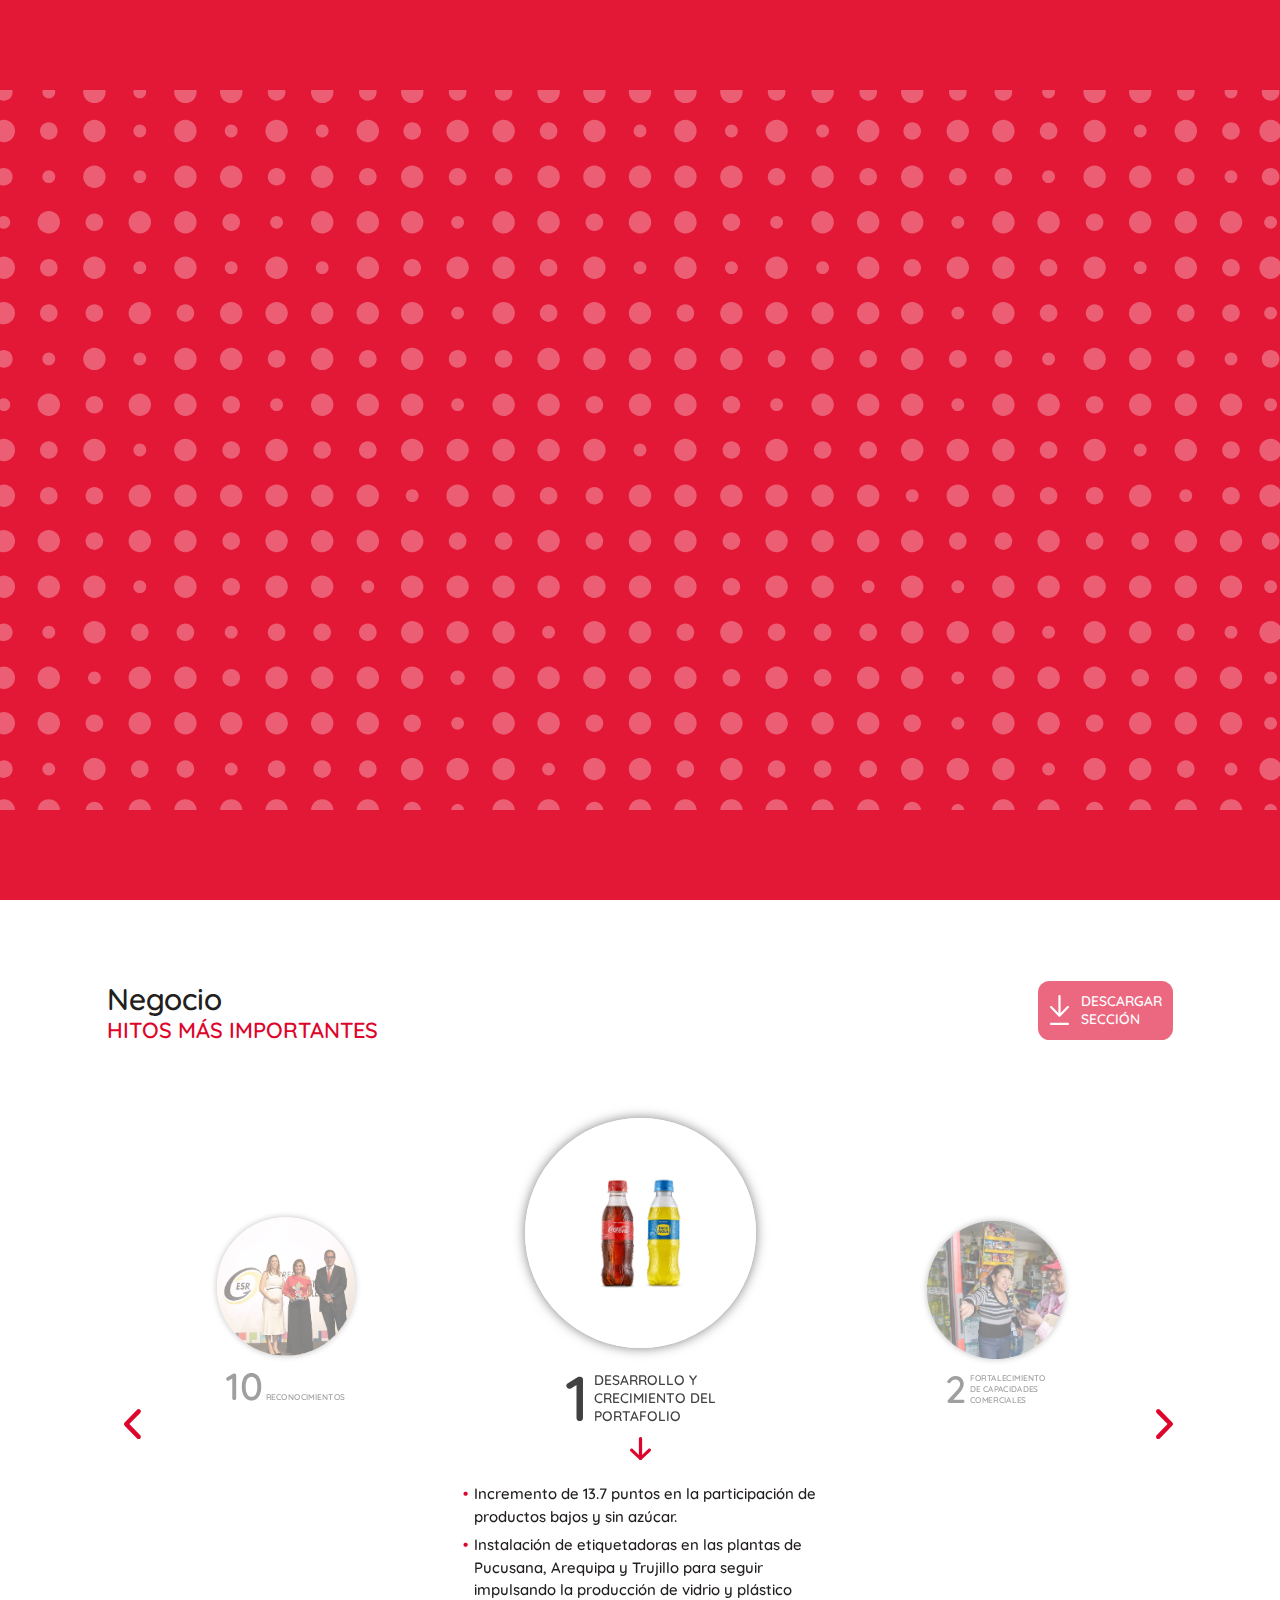
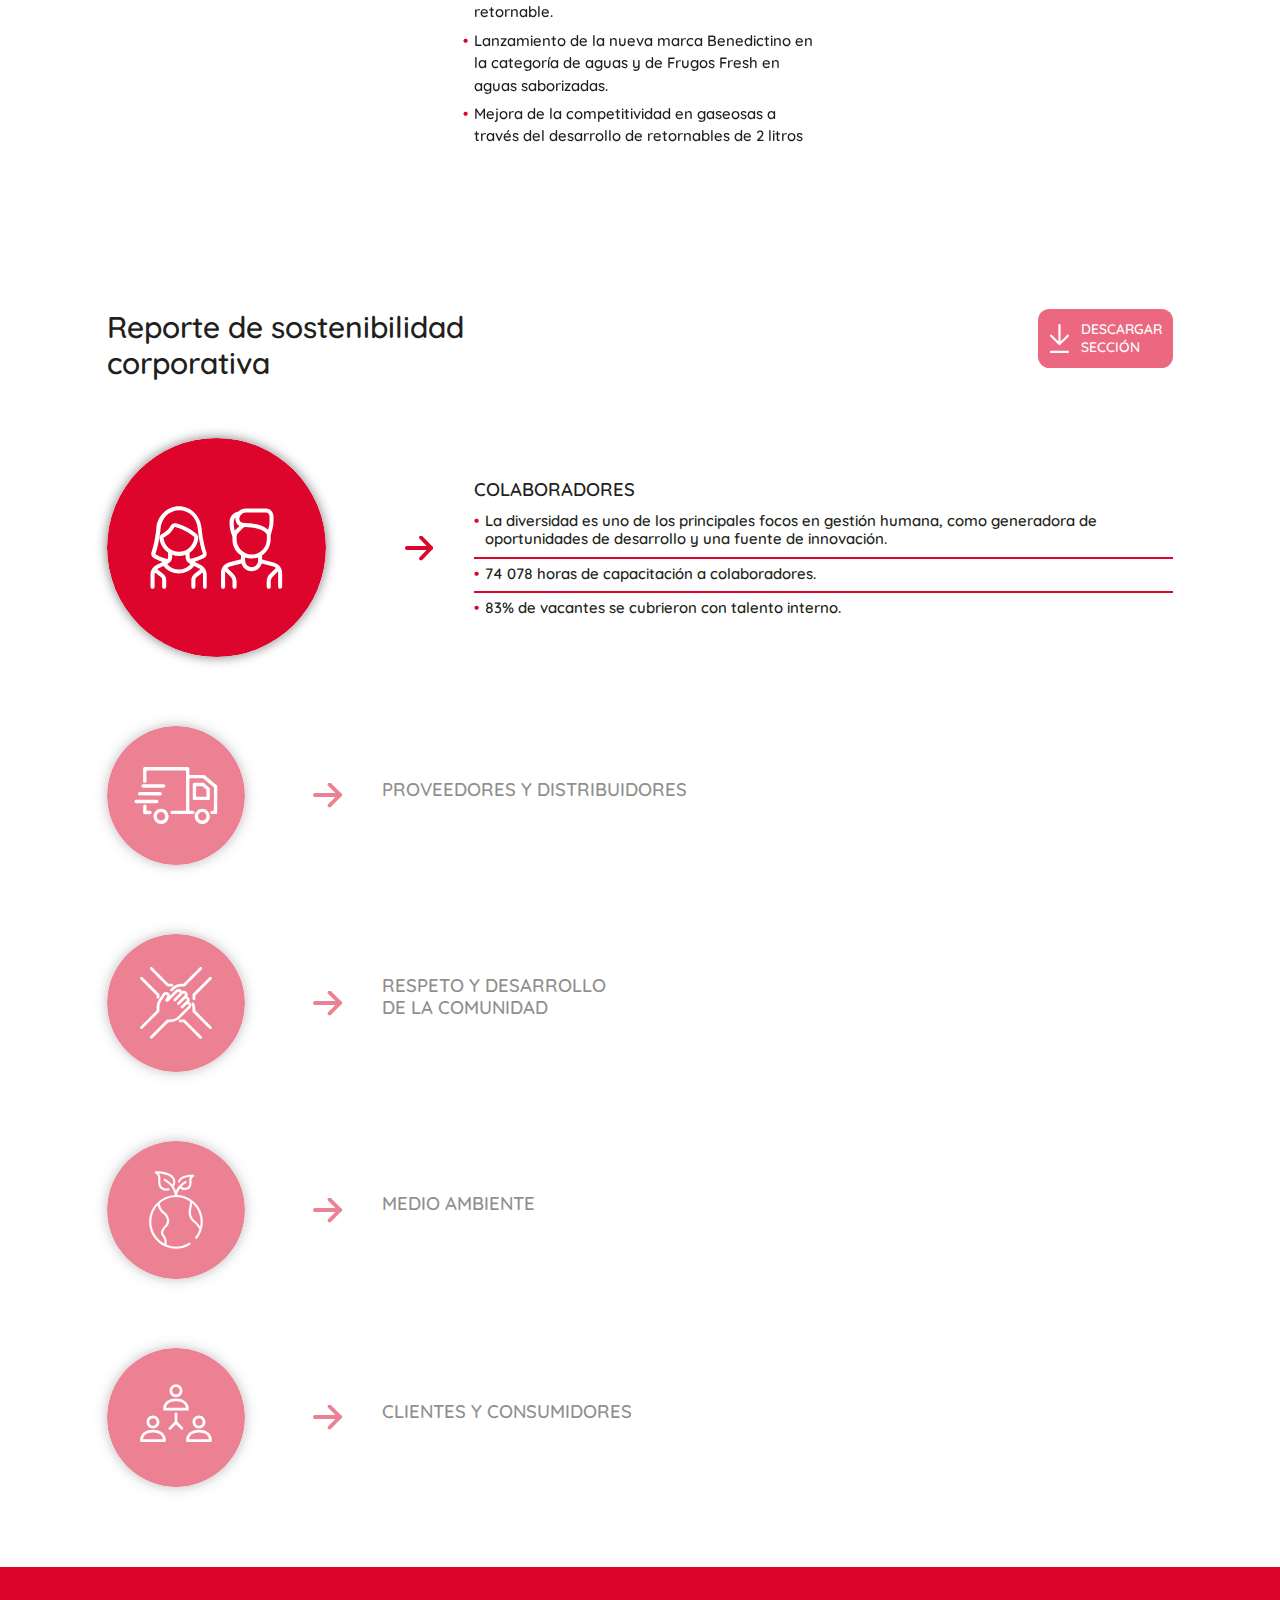
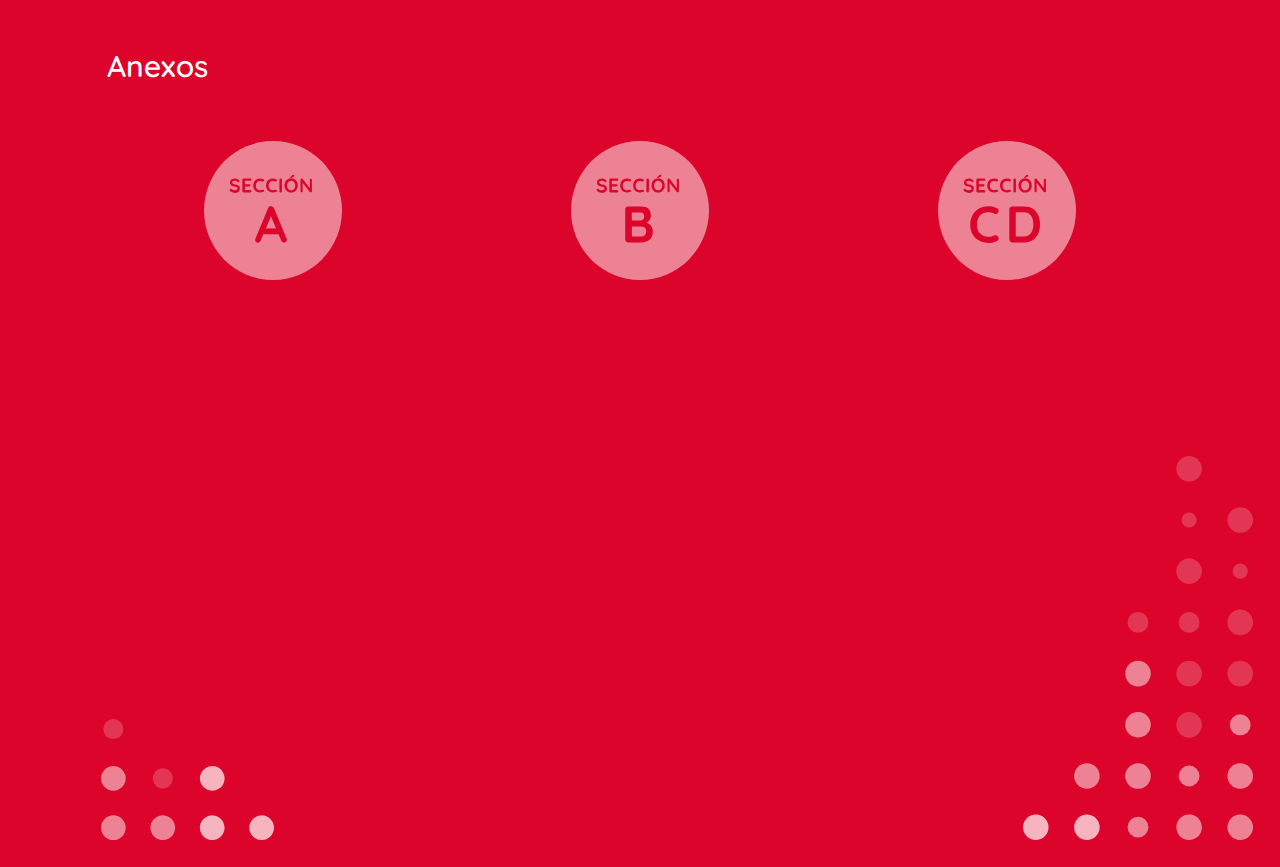
<file: lindley2020/index.html>
<!DOCTYPE html>
<html lang="es">
<head>
    <meta charset="utf-8">
	<meta name="title" content="Lindley 2019">
	<meta name="description" content="Conoce la Memoria Anual y el Reporte de Sostenibilidad 2019 de Arca Continental Lindley.">
	<meta name="keywords" content="Memoria, Arca Continental Lindley, Sostenibilidad.">
	<meta name="robots" content="index, follow">
	<meta name="format-detection" content="telephone=no">
    <meta name="viewport" content="width=device-width, initial-scale=1, shrink-to-fit=no">
	<meta property="og:title" content="Lindley 2019" />
	<meta property="og:description" content="Conoce la Memoria Anual y el Reporte de Sostenibilidad 2019 de Arca Continental Lindley." />
	<meta property="og:type" content="website" />
	<meta property="og:url" content="ttps://www.arcacontinentallindley.pe/memoria2019/" />
	<meta property="og:image" content="ttps://www.arcacontinentallindley.pe/memoria2019/facebook.jpg" />
	<link rel="stylesheet" href="https://use.fontawesome.com/releases/v5.7.0/css/all.css" integrity="sha384-lZN37f5QGtY3VHgisS14W3ExzMWZxybE1SJSEsQp9S+oqd12jhcu+A56Ebc1zFSJ" crossorigin="anonymous">
	<title>Lindley 2019</title>
	<link rel="stylesheet" href="assets/css/bootstrap.min.css">
	<link rel="stylesheet" href="assets/lib/owlcarousel/css/owl.carousel.min.css">
	<link rel="stylesheet" href="assets/lib/owlcarousel/css/owl.theme.default.min.css">
	<link rel="stylesheet" href="assets/css/style.css">
	<link rel="stylesheet" href="assets/lib/wow/animate.css">		
	<link rel="icon" href="assets/img/favicon.png">
	<script src="assets/js/lottie.js"></script>	
	<script src="assets/js/jquery.js"></script>
	<script src="assets/js/jquery-ui.js"></script>	
	<script src="assets/js/popper.min.js"></script>
	<script src="assets/js/bootstrap.min.js"></script>
	<script src="assets/lib/wow/wow.js"></script>	
	<script src="assets/lib/owlcarousel/js/owl.carousel.min.js"></script>
	<script src="assets/js/funciones.js"></script>
</head>
<body class="preloader">
	<header class="cabecera cabecera-desktop escondido">
		<div class="container">
			<a href="#inicio" class="link-logo">
				<img src="assets/img/logo.svg" class="logo">
			</a>
			<nav class="menu">
				<a href="#negocio">NEGOCIO</a>
				<a href="#reporte">REPORTE DE SOSTENIBILIDAD CORPORATIVA</a>
				<a href="#anexos">ANEXOS</a>
			</nav>
			<a href="#" class="burguer circulo">
				<i class="fas fa-bars"></i>
			</a>
		</div>
	</header>
	<nav class="menu-mobile">
		<a href="#negocio">NEGOCIO</a>
		<a href="#reporte">REPORTE DE SOSTENIBILIDAD<br>CORPORATIVA</a>
		<a href="#anexos">ANEXOS</a>
	</nav>
	<main>
		<section class="seccion seccion-1" id="inicio">
			<div class="container">
				<img src="assets/img/trama-roja-izquierda.svg" class="triangulo-izquierda">
				<div class="circulo">
					<img src="assets/img/1.jpg">
					<div class="fondo-rojo">
						<h1>SEGUIMOS INNOVANDO,<br>SEGUIMOS CRECIENDO</h1>
					</div>
				</div>
			</div>
			<img src="assets/img/trama-roja-derecha.svg" class="triangulo-derecha">	
		</section>
		<section class="seccion seccion-2"  id="negocio">
			<div class="container">
				<div class="row justify-content-between">
					<div class="col-lg-5 col-7">
						<h2>Negocio <span>HITOS MÁS IMPORTANTES</span></h2>
					</div>
					<div class="col-lg-3  col-5 texto-derecha">
						<div class="boton-seccion">
							<span class="lista-items">
								<a href="assets/pdf/rs2019-acl-negocios-pxp.pdf"  target="_blank"  class="icono-descarga-barra">
									<img src="assets/img/una-pagina-blanco.svg">
								</a>
								<a href="assets/pdf/rs2019-acl-negocios.pdf"  target="_blank"  class="icono-descarga-barra">
									<img src="assets/img/doble-pagina-blanco.svg">
								</a>
							</span>
							<span class="titulo">
								<img src="assets/img/descarga.svg">
								<span>Descargar<br>sección</span>
							</span>
							<div class="capa"></div>
						</div>
					</div>
				</div>
				<div class="row">
					<div class="col-12">
						<div class="owl-carousel owl-carousel-1 owl-theme">
						    <div class="item">
						    	<div class="circulo-negocio">
						    		<img src="assets/img/negocio1.jpg">
						    	</div>
						    	<div class="titulo-negocio">
						    		<span>1</span>
						    		<span>DESARROLLO Y<br>CRECIMIENTO DEL<br>PORTAFOLIO</span>
						    	</div>
						    	<div class="flecha-negocio"><img src="assets/img/flecha-abajo.svg"></div>
						    	<div class="texto-negocio">
						    		<ul>
										<li>Incremento de 13.7 puntos en la participación de productos bajos y sin azúcar.</li>
										<li>Instalación de etiquetadoras en las plantas de Pucusana, Arequipa y Trujillo para seguir impulsando la producción de vidrio y plástico retornable.</li>
										<li>Lanzamiento de la nueva marca Benedictino en la categoría de aguas y de Frugos Fresh en aguas
										saborizadas.</li>
										<li>Mejora de la competitividad en gaseosas a través del desarrollo de retornables de 2 litros</li>
									</ul>
						    	</div>
						    </div>
						    <div class="item">
						    	<div class="circulo-negocio">
						    		<img src="assets/img/negocio2.jpg">
						    	</div>
						    	<div class="titulo-negocio">
						    		<span>2</span>
						    		<span>FORTALECIMIENTO<br>DE CAPACIDADES<br>COMERCIALES</span>
						    	</div>
						    	<div class="flecha-negocio"><img src="assets/img/flecha-abajo.svg"></div>
						    	<div class="texto-negocio">
						    		<ul>
										<li>Más de 15 mil equipos de frío y más de<br>19 millones de botellas retornables en el mercado.</li>
										<li>77% de la fuerza de ventas cuenta con equipos AC Móvil. </li>
										<li>Implementación de la plataforma del Centro de Inteligencia de Arca Continental.</li>
									</ul>
						    	</div>
						    </div>
						    <div class="item">
						    	<div class="circulo-negocio">
						    		<img src="assets/img/negocio3.jpg">
						    	</div>
						    	<div class="titulo-negocio">
						    		<span>3</span>
						    		<span>CAPACITACIONES<br>A CLIENTES</span>
						    	</div>
						    	<div class="flecha-negocio"><img src="assets/img/flecha-abajo.svg"></div>
						    	<div class="texto-negocio">
						    		<ul>
										<li>Más de 10 000 bodegueros capacitados en la Escuela de Desarrollo de Negocios. </li>
										<li>Incorporación de un nuevo módulo para promover la igualdad de género.</li>
									</ul>
						    	</div>
						    </div>
						    <div class="item">
						    	<div class="circulo-negocio">
						    		<img src="assets/img/negocio4.jpg">
						    	</div>
						    	<div class="titulo-negocio">
						    		<span>4</span>
						    		<span>GESTIÓN<br>LOGÍSTICA</span>
						    	</div>
						    	<div class="flecha-negocio"><img src="assets/img/flecha-abajo.svg"></div>
						    	<div class="texto-negocio">
						    		<ul>
										<li>Implementación de modelos alternativos de  distribución en diversos puntos del país.</li>
										<li>Mejora del 10% en el indicador <i>fill rate</i> debido al acercamiento y trabajo colaborativo que se tuvo con los clientes más relevantes de autoservicios.</li>
									</ul>
						    	</div>
						    </div>
						    <div class="item">
						    	<div class="circulo-negocio">
						    		<img src="assets/img/negocio5.jpg">
						    	</div>
						    	<div class="titulo-negocio">
						    		<span>5</span>
						    		<span>SOLIDEZ<br>FINANCIERA</span>
						    	</div>
						    	<div class="flecha-negocio"><img src="assets/img/flecha-abajo.svg"></div>
						    	<div class="texto-negocio">
						    		<ul>
										<li>Fitch Ratings elevó la calificación de Arca Continental Lindley de “A-” a “A” en moneda local y extranjera de la compañía en Perú.</li>
										<li>Apoyo & Asociados (APOYO) y Pacific Credit Rating (PCR) otorgaron la calificación ‘AAA’, siendo esta la más alta del país.</li>
									</ul>
						    	</div>
						    </div>
						    <div class="item">
						    	<div class="circulo-negocio">
						    		<img src="assets/img/negocio6.jpg">
						    	</div>
						    	<div class="titulo-negocio">
						    		<span>6</span>
						    		<span>GOBIERNO<br>CORPORATIVO</span>
						    	</div>
						    	<div class="flecha-negocio"><img src="assets/img/flecha-abajo.svg"></div>
						    	<div class="texto-negocio">
						    		<ul>
										<li>Modificación del Estatuto Social que incorpora  Principios de Buen Gobierno Corporativo y encarga al Directorio la supervisión de la implementación y cumplimiento de buenas prácticas.</li>
										<li>Eliminación de las acciones de clase A, B y C,  unificándolas en una única clase de acciones comunes para que todos los accionistas tengan los mismos derechos económicos y políticos.</li>
									</ul>
						    	</div>
						    </div>
						    <div class="item">
						    	<div class="circulo-negocio">
						    		<img src="assets/img/negocio7.jpg">
						    	</div>
						    	<div class="titulo-negocio">
						    		<span>7</span>
						    		<span>LIDERAZGO<br>EN EMPAQUES<br>SOSTENIBLES</span>
						    	</div>
						    	<div class="flecha-negocio"><img src="assets/img/flecha-abajo.svg"></div>
						    	<div class="texto-negocio">
						    		<ul>
										<li>La marca San Luis lanza la primera botella hecha al 100% con plástico reciclado.</li>
										<li>Implementación del Primer Acuerdo de Producción Limpia con el Ministerio del Ambiente y el Ministerio de Producción. </li>
										<li>Incorporación de material reciclado en la fabricación de nuevos envases.</li>
									</ul>
						    	</div>
						    </div>
						    <div class="item">
						    	<div class="circulo-negocio">
						    		<img src="assets/img/negocio8.jpg">
						    	</div>
						    	<div class="titulo-negocio">
						    		<span>8</span>
						    		<span>CLIMA<br>ORGANIZACIONAL Y PRINCIPIOS CULTURALES</span>
						    	</div>
						    	<div class="flecha-negocio"><img src="assets/img/flecha-abajo.svg"></div>
						    	<div class="texto-negocio">
						    		<ul>
										<li>78.8% en la valoración del clima laboral.</li>
										<li>87.7% en la medición de compromiso.</li>
										<li>83.3% de los colaboradores valora positivamente la difusión e incorporación de los principios culturales.</li>
									</ul>
						    	</div>
						    </div>
						    <div class="item">
						    	<div class="circulo-negocio">
						    		<img src="assets/img/negocio9.jpg">
						    	</div>
						    	<div class="titulo-negocio">
						    		<span>9</span>
						    		<span>OBRAS POR<br>IMPUESTOS</span>
						    	</div>
						    	<div class="flecha-negocio"><img src="assets/img/flecha-abajo.svg"></div>
						    	<div class="texto-negocio">
						    		<ul>
										<li>Más de S/ 2.4 millones invertidos en la inauguración de las instalaciones de la I.E.I. “Manuel Scorza”, en el distrito de Pucusana.</li>
									</ul>
						    	</div>
						    </div>
							<div class="item">
						    	<div class="circulo-negocio">
						    		<img src="assets/img/negocio10.jpg">
						    	</div>
						    	<div class="titulo-negocio">
						    		<span>10</span>
						    		<span>RECONOCIMIENTOS</span>
						    	</div>
						    	<div class="flecha-negocio"><img src="assets/img/flecha-abajo.svg"></div>
						    	<div class="texto-negocio">
						    		<ul>
										<li>Posición 11 en MERCO Talento.</li>
										<li>Posición 20 en MERCO Reputación.</li>
										<li>Reconocimiento por 6to año consecutivo como Empresa Socialmente Responsable.</li>
										<li>Premio ABE en la categoría “Gestión de Desempeño”.</li>
									</ul>
						    	</div>
						    </div>
						</div>
						<a href="#" class="carrusel-flecha carrusel-control-left">
							<img src="assets/img/flecha-izquierda.svg">
						</a>
						<a href="#" class="carrusel-flecha carrusel-control-right">
							<img src="assets/img/flecha-derecha.svg">
						</a>
					</div>
				</div>
			</div>
		</section>
		<section class="seccion seccion-3" id="reporte">
			<div class="container">
				<div class="row justify-content-between">
					<div class="col-lg-5  col-7">
						<h2>Reporte de sostenibilidad corporativa</h2>
					</div>
					<div class="col-lg-3  col-5 texto-derecha">
						<div class="boton-seccion">
							<span class="lista-items">
								<a href="assets/pdf/reporte-de-sostenibilidad-2019-de-arca-continental-lindley-pxp.pdf"  target="_blank"  class="icono-descarga-barra">
									<img src="assets/img/una-pagina-blanco.svg">
								</a>
								<a href="assets/pdf/reporte-de-sostenibilidad-2019-de-arca-continental-lindley.pdf"  target="_blank"  class="icono-descarga-barra">
									<img src="assets/img/doble-pagina-blanco.svg">
								</a>
							</span>
							<span class="titulo">
								<img src="assets/img/descarga.svg">
								<span>Descargar<br>sección</span>
							</span>
							<div class="capa"></div>
						</div>
					</div>
				</div>
				<div class="row align-items-start">
					<div class="col-12 fila-reporte activo">
						<div class="row align-items-center ">
							<div class="col-lg-4 reporte-circulo-rojo">
								<img class="circulo-rojo" src="assets/img/reporte1.svg">
								<img src="assets/img/flecha-lado.svg" class="flecha-rojo-lado">
								<img src="assets/img/flecha-abajo.svg" class="flecha-rojo-abajo">
							</div>
							<div class="col-lg-8 col-sm-8 reporte-texto">
								<h4>COLABORADORES</h4>
								<div class="reporte-bloque-texto">
									<ul>
										<li>La diversidad es uno de los principales focos en gestión humana, como generadora de oportunidades de desarrollo y una fuente de innovación.</li>
										<li>74 078 horas de capacitación a colaboradores.</li>
										<li>83% de vacantes se cubrieron con talento interno.</li>
									</ul>
								</div>
							</div>
						</div>
					</div>
					<div class="col-12 fila-reporte">
						<div class="row align-items-center">
							<div class="col-lg-4 reporte-circulo-rojo">
								<img class="circulo-rojo" src="assets/img/reporte2.svg">
								<img src="assets/img/flecha-lado.svg" class="flecha-rojo-lado">
								<img src="assets/img/flecha-abajo.svg" class="flecha-rojo-abajo">
							</div>
							<div class="col-lg-8  col-sm-8  reporte-texto">
								<h4>PROVEEDORES Y DISTRIBUIDORES</h4>
								<div class="reporte-bloque-texto">
									<ul>
										<li>79 nuevas unidades de reparto se sumaron a la flota.</li>
										<li>91% de los proveedores son locales.</li>
										<li>Proveedores específicos participaron en el Programa “Negocios Competitivos”, donde elaboraron su primer reporte como herramienta camino a la sostenibilidad.</li>
									</ul>
								</div>
							</div>
						</div>
					</div>
					<div class="col-12 fila-reporte">
						<div class="row align-items-center ">
							<div class="col-lg-4 reporte-circulo-rojo">
								<img class="circulo-rojo" src="assets/img/reporte3.svg">
								<img src="assets/img/flecha-lado.svg" class="flecha-rojo-lado">
								<img src="assets/img/flecha-abajo.svg" class="flecha-rojo-abajo">
							</div>
							<div class="col-lg-8  col-sm-8  reporte-texto">
								<h4>RESPETO Y DESARROLLO<span>DE LA COMUNIDAD</span></h4>
								<div class="reporte-bloque-texto">
									<ul>
										<li>Las participantes del programa Destapando Mi Emprendimiento, se graduaron del programa Gestión Empresarial de la Universidad Nacional Mayor de San Marcos.</li>
										<li>En conjunto con la Municipalidad de Pucusana, se brindaron charlas mensuales a los vecinos en la Escuela de Sensibilización Ambiental.</li>
										<li>Más de 58 500 personas beneficiadas y más de 200 toneladas de productos rescatados por la alianza con el Banco de Alimentos del Perú. </li>
										<li>Mas de 11 600 visitantes conocieron nuestras operaciones a través del Programa de Visitas a Planta en Pucusana, Trujillo y Arequipa.</li>
									</ul>
								</div>
								
							</div>
						</div>
					</div>
					<div class="col-12 fila-reporte">
						<div class="row align-items-center ">
							<div class="col-lg-4 reporte-circulo-rojo">
								<img class="circulo-rojo" src="assets/img/reporte4.svg">
								<img src="assets/img/flecha-lado.svg" class="flecha-rojo-lado">
								<img src="assets/img/flecha-abajo.svg" class="flecha-rojo-abajo">
							</div>
							<div class="col-lg-8  col-sm-8  reporte-texto">
								<h4>MEDIO AMBIENTE</h4>
								<div class="reporte-bloque-texto">
									<ul>
										<li>Seis convenios firmados con municipalidades a nivel nacional para promover buenas prácticas ambientales.</li>
										<li>Proyecto de seguridad hídrica en conjunto con The Nature Conservancy y Coca-Cola para recuperar el agua de la Cuenca del río Chilca.</li>
										<li>Más de 2000 kg de botellas recolectadas y 5000 escolares concientizados con el concurso "En Moche todos reciclamos", en Trujillo.</li>
										<li>Más de 5000 kg de botellas recolectadas en campaña "No me dejes en la playa", primer proyecto que involucró a pequeños comerciantes como embajadores del cuidado del medio ambiente.</li>
									</ul>
								</div>
							</div>
						</div>
					</div>
					<div class="col-12 fila-reporte">
						<div class="row align-items-center">
							<div class="col-lg-4 reporte-circulo-rojo">
								<img class="circulo-rojo" src="assets/img/reporte5.svg">
								<img src="assets/img/flecha-lado.svg" class="flecha-rojo-lado">
								<img src="assets/img/flecha-abajo.svg" class="flecha-rojo-abajo">
							</div>
							<div class="col-lg-8  col-sm-8 reporte-texto">
								<h4>CLIENTES Y CONSUMIDORES</h4>
								<div class="reporte-bloque-texto">
									<ul>
										<li>89 027 solicitudes de clientes y consumidores recibidas a nivel nacional a través de todos los canales. </li>
										<li>10 037 bodegueros capacitados en el Programa “Escuela de Desarrollo de Negocios”, de los cuales el 74% fueron mujeres.</li>
									</ul>
								</div>
							</div>
						</div>
					</div>
				</div>
			</div>
		</section>
		<section class="seccion seccion-4" id="anexos">
			<div class="container">
				<img src="assets/img/trama-blanca-izquierda.svg" class="triangulo-izquierda">
				<div class="row">
					<div class="col-lg-5">
						<h2>Anexos</h2>
					</div>
				</div>
				<div class="row justify-content-around">
					<div class="col-lg-3 columna-bloque-circulo">
						<div class="bloque-circulo-anexos activo">
							<img src="assets/img/seccion-a.svg"  class="circulo-anexo">
							<img src="assets/img/flecha abajo-blanco.svg" class="flecha-blanco-abajo">
							<div class="bloque-links-anexos">
								<a href="assets/pdf/anexos-a-pxp.pdf" target="_blank" class="icono-descarga-barra">
									<img src="assets/img/una-pagina-blanco.svg">
								</a>
								<a href="assets/pdf/anexos-a.pdf" target="_blank" class="icono-descarga-barra">
									<img src="assets/img/doble-pagina-blanco.svg">
								</a>
							</div>
						</div>
					</div>
					<div class="col-lg-3 columna-bloque-circulo">
						<div class="bloque-circulo-anexos">
							<img src="assets/img/seccion-b.svg" class="circulo-anexo">
							<img src="assets/img/flecha abajo-blanco.svg" class="flecha-blanco-abajo">
							<div class="bloque-links-anexos">
								<a href="assets/pdf/anexos-b-pxp.pdf" target="_blank" class="icono-descarga-barra">
									<img src="assets/img/una-pagina-blanco.svg">
								</a>
								<a href="assets/pdf/anexos-b.pdf" target="_blank" class="icono-descarga-barra">
									<img src="assets/img/doble-pagina-blanco.svg">
								</a>
							</div>
						</div>
					</div>
					<div class="col-lg-3 columna-bloque-circulo">
						<div class="bloque-circulo-anexos">
							<img src="assets/img/seccion-cd.svg"  class="circulo-anexo">
							<img src="assets/img/flecha abajo-blanco.svg" class="flecha-blanco-abajo">
							<div class="bloque-links-anexos">
								<a href="assets/pdf/anexos-cd-pxp.pdf" target="_blank" class="icono-descarga-barra">
									<img src="assets/img/una-pagina-blanco.svg">
								</a>
								<a href="assets/pdf/anexos-cd.pdf" target="_blank" class="icono-descarga-barra">
									<img src="assets/img/doble-pagina-blanco.svg">
								</a>
							</div>
						</div>
					</div>
				</div>
			</div>
			<img src="assets/img/trama-blanca-derecha.svg" class="triangulo-derecha">
		</section>									
	</main>
	<div class="barra-roja-desktop escondido">
		<div class="cuerpo-barra">
			<div class="boton-barra">
				<span class="item-menu-barra">
					<h6>DESCARGA COMPLETA</h6>
					<a href="assets/pdf/memoria-anual-2019-de-arca-continental-lindley-pxp.pdf"  target="_blank"  class="icono-descarga-barra">
						<img src="assets/img/una-pagina.svg">
					</a>
					<a href="assets/pdf/memoria-anual-2019-de-arca-continental-lindley.pdf"  target="_blank"  class="icono-descarga-barra">
						<img src="assets/img/doble-pagina.svg">
					</a>
				</span>
				<span  class="icono-menu-barra">
					<img src="assets/img/descarga.svg" class="icono-descarga-desktop">
				</span>
			</div>
			<div class="boton-barra">
				<span class="item-menu-barra">
					<h6>COMPARTIR</h6>
					<div class="grupo-redes">
						<a href="https://www.facebook.com/sharer/sharer.php?u=https://www.arcacontinentallindley.pe/memoria2019/" target="_blank"  class="icono-red">
							<img src="assets/img/facebook.svg">
						</a>
						<a href="https://www.linkedin.com/shareArticle?mini=true&title=Arca Continental Lindley - Memoria Anual 2019&url=https://www.arcacontinentallindley.pe/memoria2019/"  target="_blank"  class="icono-red">
							<img src="assets/img/linkedin.svg">
						</a>
						<a href="https://twitter.com/share?text=Arca Continental Lindley - Memoria Anual 2019&url=https://www.arcacontinentallindley.pe/memoria2019/"  target="_blank"  class="icono-red">
							<img src="assets/img/twitter.svg">
						</a>
					</div>
				</span>
				<span  class="icono-menu-barra">
					<img src="assets/img/comparte.svg">
				</span>
			</div>
			<div class="frase-inclinada">MEMORIA ANUAL 2019</div>	
		</div>
	</div>
	<div class="barra-roja-mobile escondido">
		<div class="fila-botones">
			<div class="botonera">
				<div class="boton-barra">
					<img src="assets/img/descarga.svg">
				</div>
				<div class="boton-barra">
					<img src="assets/img/comparte.svg">
				</div>
			</div>
			<div class="frase-botonera">MEMORIA<br>ANUAL 2019</div>
		</div>
		<div class="barra-iconos-mobile barra-descarga">
			<a href="assets/pdf/memoria-anual-2019-de-arca-continental-lindley-pxp.pdf"  target="_blank"  class="icono-descarga-barra">
				<img src="assets/img/una-pagina.svg">
			</a>
			<a href="assets/pdf/memoria-anual-2019-de-arca-continental-lindley.pdf"  target="_blank"  class="icono-descarga-barra">
				<img src="assets/img/doble-pagina.svg">
			</a>
		</div>
		<div class="barra-iconos-mobile barra-compartir">
			<a href="https://www.facebook.com/sharer/sharer.php?u=https://www.arcacontinentallindley.pe/memoria2019/" target="_blank"  class="icono-red">
				<img src="assets/img/facebook.svg">
			</a>
			<a href="https://www.linkedin.com/shareArticle?mini=true&title=Arca Continental Lindley - Memoria Anual 2019&url=https://www.arcacontinentallindley.pe/memoria2019/" target="_blank"  class="icono-red">
				<img src="assets/img/linkedin.svg">
			</a>
			<a href="https://twitter.com/share?textArca Continental Lindley - Memoria Anual 2019url=https://www.arcacontinentallindley.pe/memoria2019/"  target="_blank"  class="icono-red"  >
				<img src="assets/img/twitter.svg">
			</a>
			<a href="https://wa.me/?text=https://www.arcacontinentallindley.pe/memoria2019/"  target="_blank"  class="icono-red">
				<img src="assets/img/whatsapp.svg">
			</a>
		</div>
	</div>
	<div class="overlay"><div id="loader"></div></div>
</body>
</html>
</file>
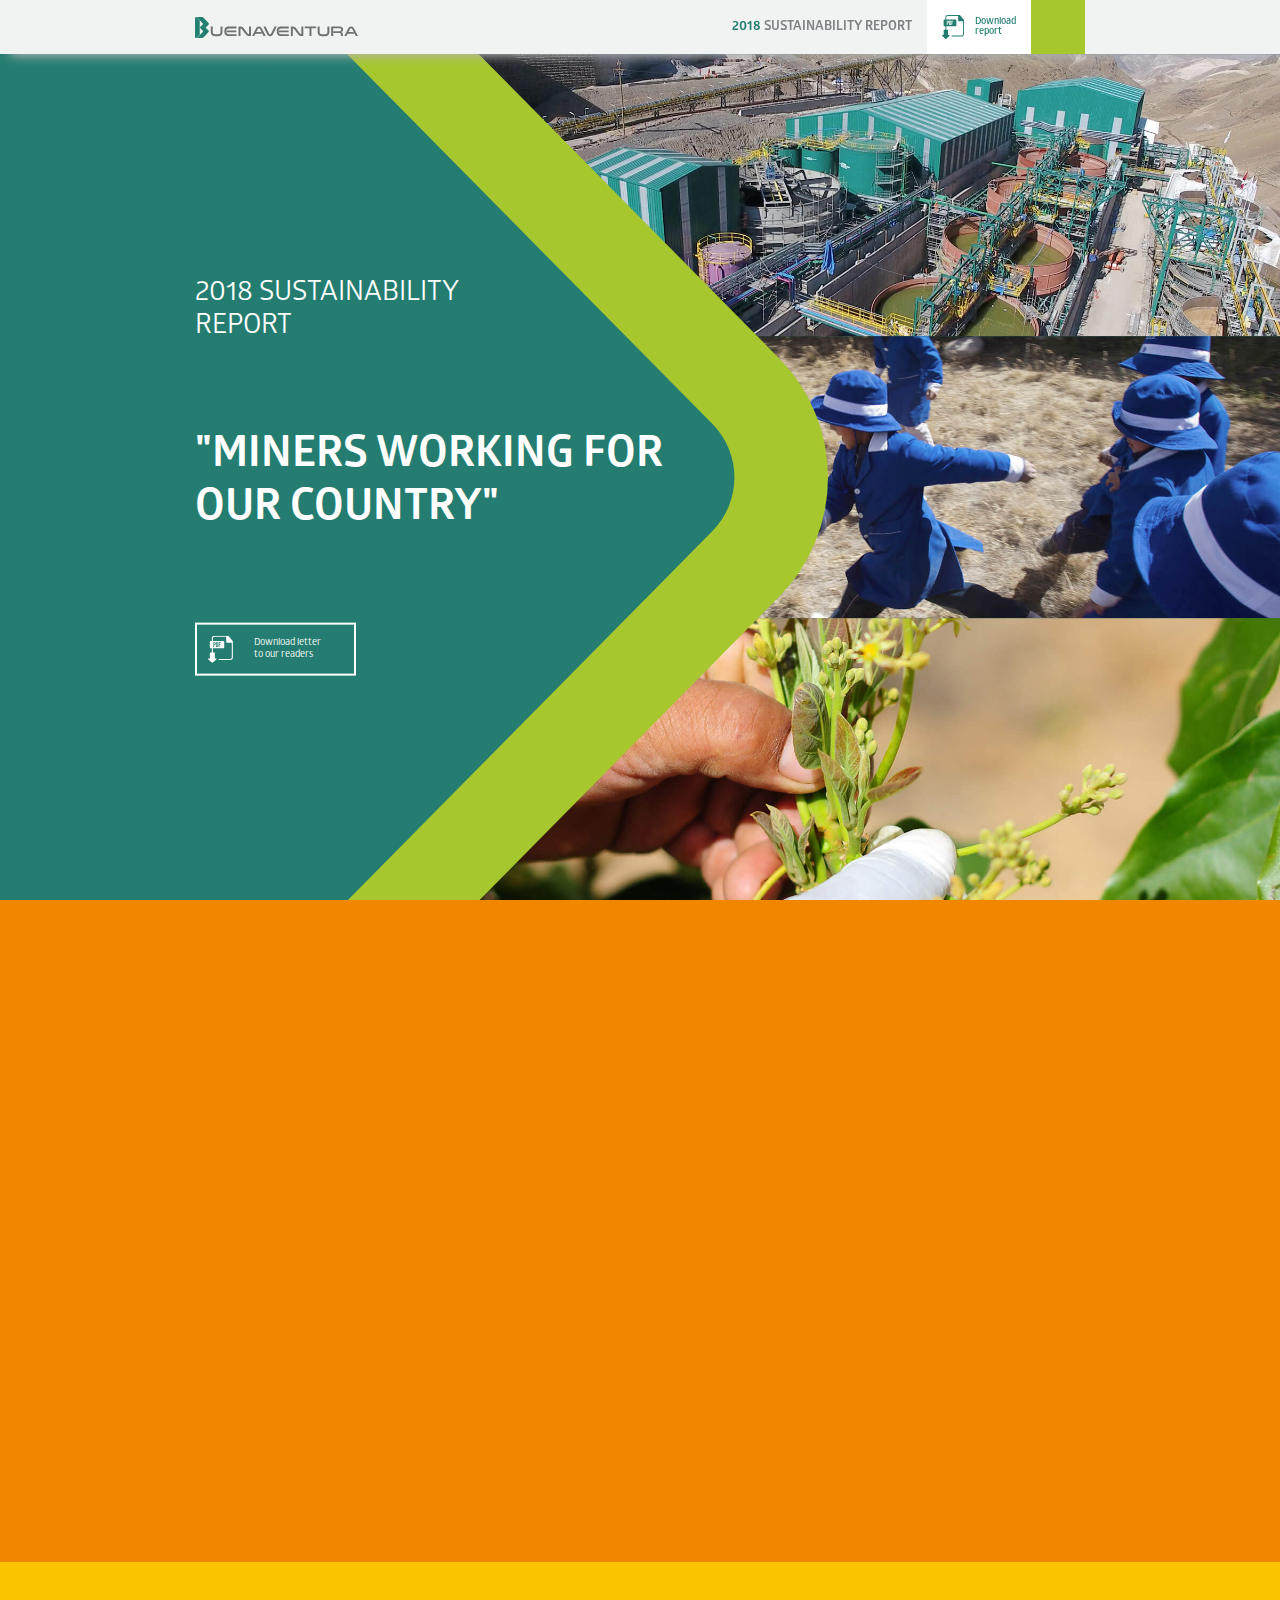
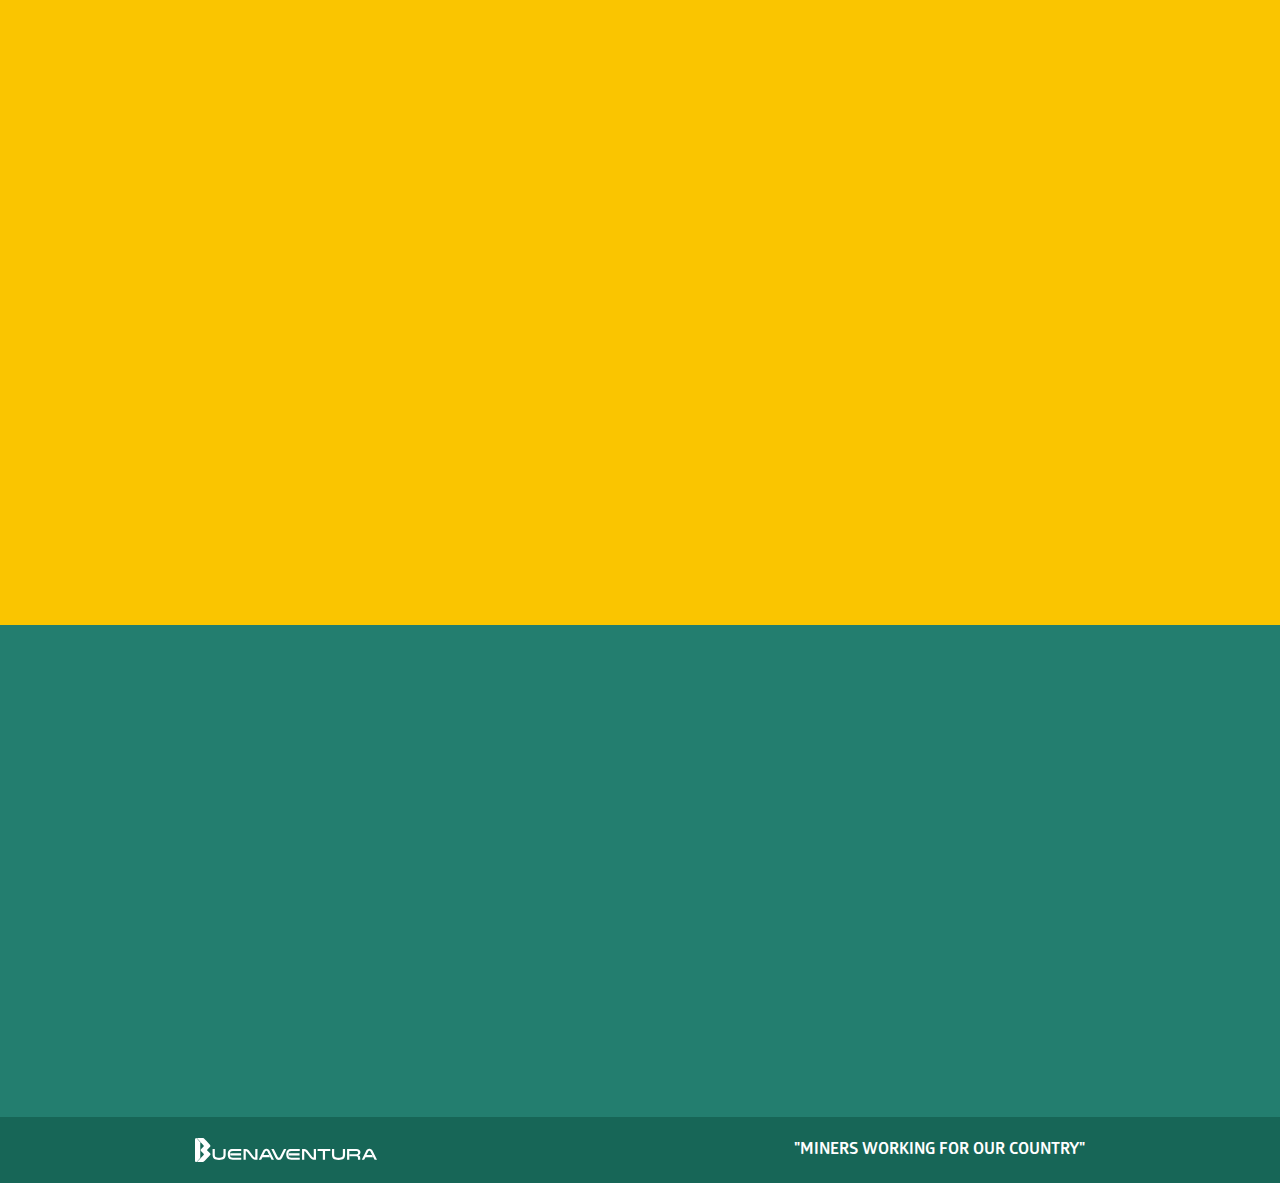
<file: buenaventura2/en/index.html>
<!DOCTYPE html>
<html lang="es">
<head>
	<meta charset="utf-8">
	<meta name="title" content="2018 Sustainability Report">
	<meta name="description" content="Celebramos nuestro 65 aniversario con una posición financiera y productiva sólida">
	<meta name="keywords" content="Buenaventura,Responsible Mining,Peruvian miners,Sustainable mining,Mine operation,Buenaventura Mines,Mining Social Responsibility,Mining Environmental Management">
	<meta name="robots" content="index, follow">
	<meta name="viewport" content="width=device-width, initial-scale=1, shrink-to-fit=no">
	<link rel="stylesheet" href="https://use.fontawesome.com/releases/v5.7.0/css/all.css" integrity="sha384-lZN37f5QGtY3VHgisS14W3ExzMWZxybE1SJSEsQp9S+oqd12jhcu+A56Ebc1zFSJ" crossorigin="anonymous">
	<title>2018 Sustainability Report</title>
	<link rel="stylesheet" href="assets/css/bootstrap.min.css">
	<link rel="stylesheet" href="assets/css/style.css">
	<link rel="stylesheet" href="assets/lib/wow/animate.css">
	<link rel="icon" href="assets/img/favicon.png">
</head>

<body class="preloader">
	<header class="cabecera">
		<div class="container">
			<a href="index.html" class="link-logo">
				<picture>
					<source media="(max-width: 767px)" srcset="assets/img/b.svg">
						<img src="assets/img/logo.svg" class="logo">
				</picture>
			</a>
			<div class="botones">	<span class="texto-menu"><span class="verde">2018&nbsp;</span>SUSTAINABILITY REPORT</span>
				<a href="assets/pdf/report_sustainability.pdf" target="_blank" class="link-cabecera">
					<img src="assets/img/pdf_verde.svg" class="izquierda">	<span class="derecha">
						Download<br>report
					</span>
				</a>
				<a href="#" class="burguer"><i class="fas fa-bars"></i></a>
			</div>
		</div>
	</header>
	<nav class="lista-menu">
		<a href="#nosotros" class="item-menu">
			<div class="container">
				<img src="assets/img/icono_nosotros.svg">	<span>About Us</span>
			</div>
		</a>
		<a href="#operaciones" class="item-menu">
			<div class="container">
				<img src="assets/img/icono_operaciones.svg">	<span>Operations and Projects</span>
			</div>
		</a>
		<a href="#sostenibilidad" class="item-menu">
			<div class="container">
				<img src="assets/img/icono_sostenibilidad.svg">	<span>Sustainability</span>
			</div>
		</a>
	</nav>
	<main>
		<section class="banner">
			<div class="contenedor-triangulo">
				<div class="cuadrado"></div>
				<div class="triangulo-info">
					<img src="assets/img/flecha_verde.svg">
				</div>
				<div class="container">
					<div class="row">
						<div class="col-lg-6 col-xl-8 contenido-texto-banner">
							<h2>2018 SUSTAINABILITY<br>REPORT</h2>
							<h1>"MINERS <span>WORKING </span><span>FOR<br>OUR COUNTRY"</span></h1>
							<a href="assets/pdf/letter_to_our_readers.pdf" target="_blank" class="btn-descarga btn-verde">
								<svg id="Layer_1" data-name="Layer 1" xmlns="http://www.w3.org/2000/svg" viewBox="0 0 49.716 54.392">
									<defs>
										<style>
											.cls-1{fill:#fff;}
										</style>
									</defs>
									<title>SVG</title>
									<path class="cls-1" d="M49.466,10.8,40.686.378A1.06,1.06,0,0,0,39.873,0H12.949A5.331,5.331,0,0,0,7.624,5.325v5.147H5.146a1.5,1.5,0,0,0-1.5,1.5V23.745a1.5,1.5,0,0,0,1.5,1.5H7.624v8.288H4.512a.753.753,0,0,0-.751.75v11.26H.9A.841.841,0,0,0,.272,47L8.039,54.15a.946.946,0,0,0,1.265,0L17.07,47a.841.841,0,0,0-.632-1.451H13.581V34.284a.753.753,0,0,0-.75-.75H9.751V25.246H30.966a1.5,1.5,0,0,0,1.5-1.5V11.974a1.5,1.5,0,0,0-1.5-1.5H9.751V5.325a3.2,3.2,0,0,1,3.2-3.2H36.411V12.266a2.131,2.131,0,0,0,2.129,2.129h9.05V43.413a3.2,3.2,0,0,1-3.2,3.2H22.38a1.063,1.063,0,1,0,0,2.127H44.391a5.331,5.331,0,0,0,5.325-5.325V11.481A1.063,1.063,0,0,0,49.466,10.8Zm-28.1,2.39h3.905v1.342H22.846V17.36h1.906V18.7H22.846V22.58H21.37Zm-5.474,0H18.23c1.49,0,2.2.805,2.2,2.321v4.751c0,1.516-.711,2.322-2.2,2.322H15.9Zm-5.058,0h2.174c1.49,0,2.2.805,2.2,2.321v1.221c0,1.516-.711,2.322-2.2,2.322h-.7V22.58H10.837Z" />
									<path class="cls-1" d="M13.736,16.823V15.414c0-.685-.255-.886-.725-.886h-.7v3.18h.7C13.481,17.709,13.736,17.507,13.736,16.823Z" />
									<path class="cls-1" d="M18.955,20.325V15.441c0-.685-.282-.913-.752-.913h-.832v6.71H18.2C18.673,21.238,18.955,21.01,18.955,20.325Z" />
								</svg><span class="texto-boton">Download letter <br>to our readers</span>
							</a>
						</div>
					</div>
				</div>
			</div>
			<div class="lista-imagenes">
				<div class="coluna-imagenes">
					<img src="assets/img/banner1.jpg">
					<img src="assets/img/banner2.jpg">
					<img src="assets/img/banner3.jpg">
				</div>
			</div>
		</section>
		<section id="nosotros" class="seccion ">
			<div class="container">
				<div class="row">
					<div class="col-lg-8 columna-presentacion wow fadeInLeft" data-wow-delay=".5s">
						<div class="contenedor-imagen">
							<div class="borde-conetendor-imagen">
								<img src="assets/img/nosotros.jpg" data-right="auto" data-left="-17rem" data-width="77rem">
							</div>
						</div>
					</div>
					<div class="col-lg-4 columna-contenido wow fadeIn">
						<div class="cuerpo-contenido">
							<img src="assets/img/icono_nosotros.svg">
							<h2>ABOUT US</h2>
							<p>"Our corporate culture is based on caring for the environment, ensuring the health and safety of all of our team members, and acting with respect for the community."</p>
						</div>
						<a href="assets/pdf/about_us.pdf" target="_blank"  class="btn-descarga btn-naranja">
							<svg id="Layer_1" data-name="Layer 1" xmlns="http://www.w3.org/2000/svg" viewBox="0 0 49.716 54.392">
								<defs>
									<style>
										.cls-1{fill:#fff;}
									</style>
								</defs>
								<title>SVG</title>
								<path class="cls-1" d="M49.466,10.8,40.686.378A1.06,1.06,0,0,0,39.873,0H12.949A5.331,5.331,0,0,0,7.624,5.325v5.147H5.146a1.5,1.5,0,0,0-1.5,1.5V23.745a1.5,1.5,0,0,0,1.5,1.5H7.624v8.288H4.512a.753.753,0,0,0-.751.75v11.26H.9A.841.841,0,0,0,.272,47L8.039,54.15a.946.946,0,0,0,1.265,0L17.07,47a.841.841,0,0,0-.632-1.451H13.581V34.284a.753.753,0,0,0-.75-.75H9.751V25.246H30.966a1.5,1.5,0,0,0,1.5-1.5V11.974a1.5,1.5,0,0,0-1.5-1.5H9.751V5.325a3.2,3.2,0,0,1,3.2-3.2H36.411V12.266a2.131,2.131,0,0,0,2.129,2.129h9.05V43.413a3.2,3.2,0,0,1-3.2,3.2H22.38a1.063,1.063,0,1,0,0,2.127H44.391a5.331,5.331,0,0,0,5.325-5.325V11.481A1.063,1.063,0,0,0,49.466,10.8Zm-28.1,2.39h3.905v1.342H22.846V17.36h1.906V18.7H22.846V22.58H21.37Zm-5.474,0H18.23c1.49,0,2.2.805,2.2,2.321v4.751c0,1.516-.711,2.322-2.2,2.322H15.9Zm-5.058,0h2.174c1.49,0,2.2.805,2.2,2.321v1.221c0,1.516-.711,2.322-2.2,2.322h-.7V22.58H10.837Z" />
								<path class="cls-1" d="M13.736,16.823V15.414c0-.685-.255-.886-.725-.886h-.7v3.18h.7C13.481,17.709,13.736,17.507,13.736,16.823Z" />
								<path class="cls-1" d="M18.955,20.325V15.441c0-.685-.282-.913-.752-.913h-.832v6.71H18.2C18.673,21.238,18.955,21.01,18.955,20.325Z" />
							</svg>	<span class="texto-boton">Download<br>full section</span>
						</a>
					</div>
				</div>
			</div>
		</section>
		<section id="operaciones" class="seccion">
			<div class="container">
				<div class="row">
					<div class="col-lg-4 columna-contenido  wow fadeIn">
						<div class="cuerpo-contenido">
							<img src="assets/img/icono_operaciones.svg">
							<h2>OPERATIONS AND PROJECTS</h2>
							<a href="#" class="links-operaciones abierto">OUR DIRECT OPERATIONS</a>
							<a href="#" class="links-operaciones">OUR PROJECTS</a>
							<a href="#" class="links-operaciones">OUR AFFILIATES</a>
							<a href="#" class="links-operaciones">OTHER BUSINESSES</a>
						</div>
						<a href="assets/pdf/operations_and_projects.pdf" target="_blank"  class="btn-descarga btn-amarillo">
							<svg id="Layer_1" data-name="Layer 1" xmlns="http://www.w3.org/2000/svg" viewBox="0 0 49.716 54.392">
								<defs>
									<style>
										.cls-1{fill:#fff;}
									</style>
								</defs>
								<title>SVG</title>
								<path class="cls-1" d="M49.466,10.8,40.686.378A1.06,1.06,0,0,0,39.873,0H12.949A5.331,5.331,0,0,0,7.624,5.325v5.147H5.146a1.5,1.5,0,0,0-1.5,1.5V23.745a1.5,1.5,0,0,0,1.5,1.5H7.624v8.288H4.512a.753.753,0,0,0-.751.75v11.26H.9A.841.841,0,0,0,.272,47L8.039,54.15a.946.946,0,0,0,1.265,0L17.07,47a.841.841,0,0,0-.632-1.451H13.581V34.284a.753.753,0,0,0-.75-.75H9.751V25.246H30.966a1.5,1.5,0,0,0,1.5-1.5V11.974a1.5,1.5,0,0,0-1.5-1.5H9.751V5.325a3.2,3.2,0,0,1,3.2-3.2H36.411V12.266a2.131,2.131,0,0,0,2.129,2.129h9.05V43.413a3.2,3.2,0,0,1-3.2,3.2H22.38a1.063,1.063,0,1,0,0,2.127H44.391a5.331,5.331,0,0,0,5.325-5.325V11.481A1.063,1.063,0,0,0,49.466,10.8Zm-28.1,2.39h3.905v1.342H22.846V17.36h1.906V18.7H22.846V22.58H21.37Zm-5.474,0H18.23c1.49,0,2.2.805,2.2,2.321v4.751c0,1.516-.711,2.322-2.2,2.322H15.9Zm-5.058,0h2.174c1.49,0,2.2.805,2.2,2.321v1.221c0,1.516-.711,2.322-2.2,2.322h-.7V22.58H10.837Z" />
								<path class="cls-1" d="M13.736,16.823V15.414c0-.685-.255-.886-.725-.886h-.7v3.18h.7C13.481,17.709,13.736,17.507,13.736,16.823Z" />
								<path class="cls-1" d="M18.955,20.325V15.441c0-.685-.282-.913-.752-.913h-.832v6.71H18.2C18.673,21.238,18.955,21.01,18.955,20.325Z" />
							</svg>	<span class="texto-boton">Download<br>full section</span>
						</a>
					</div>
					<div class="col-lg-8  columna-presentacion  wow fadeInRight" data-wow-delay=".5s">
						<div class="contenedor-imagen abierto">
							<div class="borde-conetendor-imagen">
								<img src="assets/img/operaciones1.jpg" data-right="0" data-left="auto" data-width="70rem">
							</div>
							<div class="contenedor-muestras">
								<div class="item-muestra">	<span class="muestra-texto">Tambomayo</span>
									<span class="muestra-simbolo">Au</span>
									<span class="muestra-simbolo">Ag</span>
								</div>
								<div class="item-muestra">	<span class="muestra-texto">Orcopampa</span>
									<span class="muestra-simbolo">Au</span>
									<span class="muestra-simbolo">Ag</span>
								</div>
								<div class="item-muestra">	<span class="muestra-texto">La Zanja</span>
									<span class="muestra-simbolo">Au</span>
								</div>
								<div class="item-muestra">	<span class="muestra-texto">Coimolache</span>
									<span class="muestra-simbolo">Au</span>
								</div>
								<div class="item-muestra">	<span class="muestra-texto">Uchucchacua</span>
									<span class="muestra-simbolo">Ag</span>
									<span class="muestra-simbolo">Zn</span>
									<span class="muestra-simbolo">Pb</span>
								</div>
								<div class="item-muestra">	<span class="muestra-texto">Mallay</span>
									<span class="muestra-simbolo">Ag</span>
									<span class="muestra-simbolo">Zn</span>
									<span class="muestra-simbolo">Pb</span>
								</div>
								<div class="item-muestra">	<span class="muestra-texto">Julcani </span>
									<span class="muestra-simbolo">Ag</span>
								</div>
								<div class="item-muestra">	<span class="muestra-texto">Colquijirca: Marcapunta</span>
									<span class="muestra-simbolo">Cu</span>
								</div>
								<div class="item-muestra">	<span class="muestra-texto">Colquijirca: Tajo Norte</span>
									<span class="muestra-simbolo">Ag</span>
									<span class="muestra-simbolo">Zn</span>
									<span class="muestra-simbolo">Pb</span>
								</div>
							</div>
						</div>
						<div class="contenedor-imagen">
							<div class="borde-conetendor-imagen">
								<img src="assets/img/operaciones2.jpg" data-right="0" data-left="auto" data-width="70rem">
							</div>
							<div class="contenedor-muestras">
								<div class="item-muestra">	<span class="muestra-texto">Trapiche</span>
									<span class="muestra-simbolo">Cu</span>
								</div>
								<div class="item-muestra">	<span class="muestra-texto">San Gabriel</span>
									<span class="muestra-simbolo">Au</span>
									<span class="muestra-simbolo">Ag</span>
								</div>
								<div class="item-muestra">	<span class="muestra-texto">Yumpaq</span>
									<span class="muestra-simbolo">Ag</span>
								</div>
								<div class="item-muestra">	<span class="muestra-texto">Coimolache Sulfides</span>
									<span class="muestra-simbolo">Cu</span>
								</div>
								<div class="item-muestra">	<span class="muestra-texto">San Gregorio</span>
									<span class="muestra-simbolo">Zn</span>
								</div>
							</div>
						</div>
						<div class="contenedor-imagen">
							<div class="borde-conetendor-imagen">
								<img src="assets/img/operaciones3.jpg" data-right="0" data-left="auto" data-width="70rem">
							</div>
							<div class="contenedor-muestras">
								<div class="item-muestra">	<span class="muestra-texto">Yanacocha</span>
									<span class="muestra-simbolo">Au</span>
								</div>
								<div class="item-muestra">	<span class="muestra-texto">Cerro Verde</span>
									<span class="muestra-simbolo">Cu</span>
								</div>
							</div>
						</div>
						<div class="contenedor-imagen">
							<div class="borde-conetendor-imagen">
								<img src="assets/img/operaciones4.jpg" data-right="0" data-left="auto" data-width="70rem">
							</div>
							<div class="contenedor-muestras">
								<div class="item-muestra">	<span class="muestra-texto">CONENHUA</span>
								</div>
								<div class="item-muestra">	<span class="muestra-texto">Huanza Power Generation Plant</span>
								</div>
								<div class="item-muestra">	<span class="muestra-texto">Rio Seco Manganese Plant</span>
								</div>
							</div>
						</div>
					</div>
				</div>
			</div>
		</section>
		<section id="sostenibilidad" class="seccion ">
			<div class="container">
				<div class="row">
					<div class="col-lg-8  columna-presentacion  ">
						<div class="acordion  wow fadeInDown" data-wow-delay=".5s">
							<div class="imagen-acordion">
								<picture>
									<source media="(max-width: 767px)" srcset="assets/img/soste1_mobile.jpg">
										<img src="assets/img/soste1.jpg" class="logo">
								</picture>
							</div>
							<div class="titulo-acordion">OCCUPATIONAL HEALTH AND SAFETY <i class="fas fa-chevron-down"></i>
							</div>
						</div>
						<div class="cuerpo-acordion">
							<p>Evaluation of our safety culture and the structure of our integrated management system</p>
							<p>Preventive vaccination campaigns and specialized medical treatment</p>
							<p>Telemedicine service and physical therapy at mining units</p>
							<p><big>+100,000</big> outpatient appointments in 2018</p>
						</div>
						<div class="acordion  wow fadeInDown" data-wow-delay=".7s">
							<div class="imagen-acordion">
								<picture>
									<source media="(max-width: 767px)" srcset="assets/img/soste2_mobile.jpg">
										<img src="assets/img/soste2.jpg" class="logo">
								</picture>
							</div>
							<div class="titulo-acordion">OUR PEOPLE  <i class="fas fa-chevron-down"></i>
							</div>
						</div>
						<div class="cuerpo-acordion">
							<p><big>+15,000</big> collaborators in operations, projects, and offices</p>
							<p><big>60%</big> general workplace climate index</p>
							<p><big>70%</big> commitment level among collaborators</p>
							<p><big>67%</big> job satisfaction rate</p>
						</div>
						<div class="acordion  wow fadeInDown" data-wow-delay=".9s">
							<div class="imagen-acordion">
								<picture>
									<source media="(max-width: 767px)" srcset="assets/img/soste3_mobile.jpg">
										<img src="assets/img/soste3.jpg" class="logo">
								</picture>
							</div>
							<div class="titulo-acordion">SOCIAL MANAGEMENT<i class="fas fa-chevron-down"></i>
							</div>
						</div>
						<div class="cuerpo-acordion">
							<p><big>300</big> community activities attended</p>
							<p><big>S/ 300,000,000</big> in procurements from local businesses </p>
							<p><big>S/ 20</big> million in infrastructure projects</p>
							<p><big>3,000</big> students benefited from our education programs</p>
						</div>
						<div class="acordion  wow fadeInDown" data-wow-delay="1.1s">
							<div class="imagen-acordion">
								<picture>
									<source media="(max-width: 767px)" srcset="assets/img/soste4_mobile.jpg">
										<img src="assets/img/soste4.jpg" class="logo">
								</picture>
							</div>
							<div class="titulo-acordion">ENVIRONMENTAL MANAGEMENT<i class="fas fa-chevron-down"></i>
							</div>
						</div>
						<div class="cuerpo-acordion">
							<p><big>98%</big> water recirculation in open pit mines and 72% in underground mines</p>
							<p><big>21</big> key participative monitoring activities</p>
							<p><big>92</big> hectares revegetated with different species</p>
							<p><big>31</big> environmental management instruments (EMIs) administered</p>
						</div>
					</div>
					<div class="col-lg-4 columna-contenido   wow fadeIn">
						<img src="assets/img/icono_sostenibilidad.svg">
						<h2>SUSTAINABILITY</h2>
						<p>"We engage in responsible mining, to the benefit of the environment, local residents, and our collaborators."</p>
						<a href="assets/pdf/sustainability.pdf" target="_blank"  class="btn-descarga btn-verde">
							<svg id="Layer_1" data-name="Layer 1" xmlns="http://www.w3.org/2000/svg" viewBox="0 0 49.716 54.392">
								<defs>
									<style>
										.cls-1{fill:#fff;}
									</style>
								</defs>
								<title>SVG</title>
								<path class="cls-1" d="M49.466,10.8,40.686.378A1.06,1.06,0,0,0,39.873,0H12.949A5.331,5.331,0,0,0,7.624,5.325v5.147H5.146a1.5,1.5,0,0,0-1.5,1.5V23.745a1.5,1.5,0,0,0,1.5,1.5H7.624v8.288H4.512a.753.753,0,0,0-.751.75v11.26H.9A.841.841,0,0,0,.272,47L8.039,54.15a.946.946,0,0,0,1.265,0L17.07,47a.841.841,0,0,0-.632-1.451H13.581V34.284a.753.753,0,0,0-.75-.75H9.751V25.246H30.966a1.5,1.5,0,0,0,1.5-1.5V11.974a1.5,1.5,0,0,0-1.5-1.5H9.751V5.325a3.2,3.2,0,0,1,3.2-3.2H36.411V12.266a2.131,2.131,0,0,0,2.129,2.129h9.05V43.413a3.2,3.2,0,0,1-3.2,3.2H22.38a1.063,1.063,0,1,0,0,2.127H44.391a5.331,5.331,0,0,0,5.325-5.325V11.481A1.063,1.063,0,0,0,49.466,10.8Zm-28.1,2.39h3.905v1.342H22.846V17.36h1.906V18.7H22.846V22.58H21.37Zm-5.474,0H18.23c1.49,0,2.2.805,2.2,2.321v4.751c0,1.516-.711,2.322-2.2,2.322H15.9Zm-5.058,0h2.174c1.49,0,2.2.805,2.2,2.321v1.221c0,1.516-.711,2.322-2.2,2.322h-.7V22.58H10.837Z" />
								<path class="cls-1" d="M13.736,16.823V15.414c0-.685-.255-.886-.725-.886h-.7v3.18h.7C13.481,17.709,13.736,17.507,13.736,16.823Z" />
								<path class="cls-1" d="M18.955,20.325V15.441c0-.685-.282-.913-.752-.913h-.832v6.71H18.2C18.673,21.238,18.955,21.01,18.955,20.325Z" />
							</svg>	<span class="texto-boton">Download<br>full section</span>
						</a>
					</div>
				</div>
			</div>
		</section>
	</main>
	<footer>
		<div class="container">
			<div class="row align-items-center justify-content-between">
				<div class="col-2 col-sm-2 col-lg-3">
					<picture>
						<source media="(max-width: 767px)" srcset="assets/img/bblanco.svg">
							<img src="assets/img/logoblanco.svg" class="logob">
					</picture>
				</div>
				<div class="col col-sm-10 col-lg-9 text-right">
					<h3>"MINERS WORKING FOR OUR COUNTRY"</h3>
				</div>
			</div>
		</div>
	</footer>
	<div class="overlay">
		<div id="loader"></div>
	</div>
	<script src="assets/js/jquery.js"></script>
	<script src="assets/js/jquery-ui.js"></script>
	<script src="assets/js/popper.min.js"></script>
	<script src="assets/js/bootstrap.min.js"></script>
	<script src="assets/lib/wow/wow.js"></script>
	<script src="assets/js/funciones.js"></script>
</body>

</html>
</file>
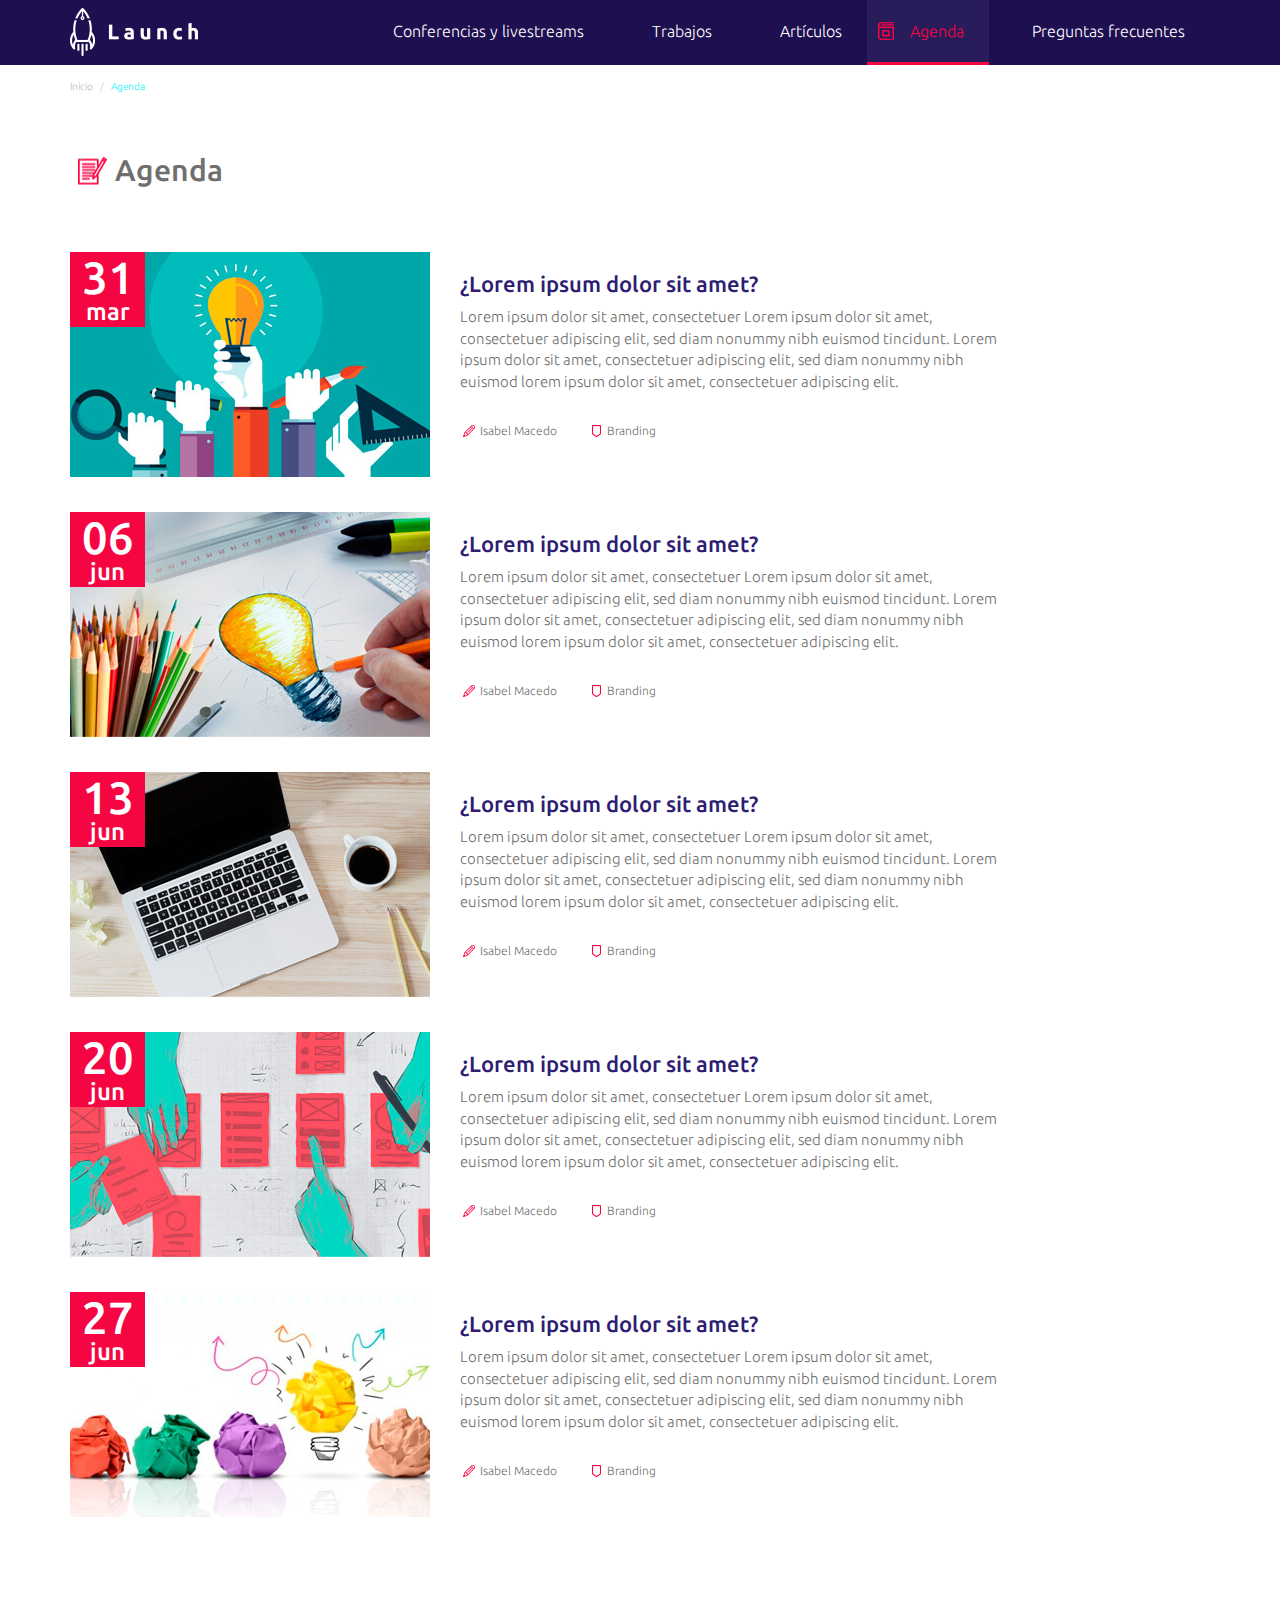
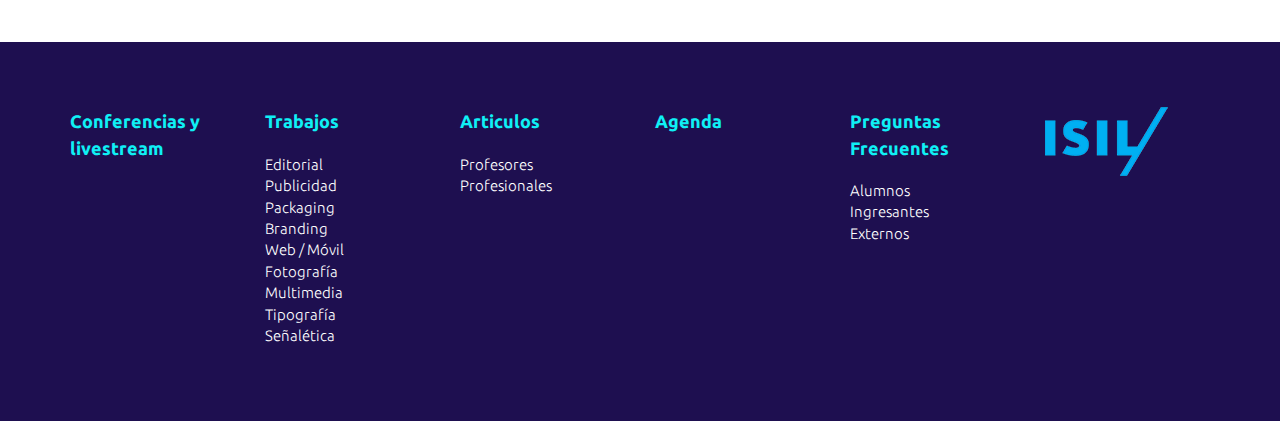
<file: isil/agenda.html>
<!DOCTYPE html>
<html lang="es-PE">
<head>
    <meta charset="UTF-8">
    <meta name="viewport" content="width=device-width, initial-scale=1">
    <meta name="description" content="">
    <meta name="keywords" content="">
    <title>Agenda</title>
    <link rel="stylesheet" type="text/css" href="css/bootstrap.min.css">
    <link rel="stylesheet" type="text/css" href="css/bootstrap-theme.min.css">
    <link rel="stylesheet" type="text/css" href="css/font-awesome.css">        
    <link rel="stylesheet" type="text/css" href="css/style.css">   
    <link rel="stylesheet" type="text/css" href="css/responsive.css">
</head>
<body>
<header>
<nav class="navbar navbar-default" role="navigation">
    <div class="container header">
        <div class="navbar-header">
            <button type="button" class="navbar-toggle collapsed" data-toggle="collapse" data-target="#bs-example-navbar-collapse-1" aria-expanded="false">
                <span class="sr-only">Desplegar navegaciónn</span>
                <span class="icon-bar"></span>
                <span class="icon-bar"></span>
                <span class="icon-bar"></span>
            </button>
           <a class="navbar-brand" href="/" rel="home">
                <img src="img/logo.png" alt="" class="img-logo" />
           </a>
        </div>    
        <div class="collapse navbar-collapse" id="bs-example-navbar-collapse-1">
            <ul class="nav navbar-nav menu navbar-right">
                <li class="ico-conferencia"><a href="#">Conferencias y livestreams</a></li>
                <li class="ico-trabajo">
                    <a title="Trabajos" href="#" data-toggle="dropdown" class="dropdown-toggle" aria-haspopup="true">Trabajos</a>
                    <ul class="dropdown-menu">
                        <li><a href="#">Editorial</a></li>
                        <li><a href="#">Publicidad</a></li>
                        <li><a href="#">Packaging</a></li>
                        <li><a href="#">Branding</a></li>
                        <li><a href="#">Web / Móvil</a></li>
                        <li><a href="#">Fotografía</a></li>
                        <li><a href="#">Multimedia</a></li> 
                        <li><a href="#">Tipografía</a></li>
                        <li><a href="#">Señalética</a></li>                                                                                                                              
                    </ul>
                </li>
                <li class="ico-articulo"><a href="#">Artículos</a></li>
                <li class="ico-agenda active"><a href="#">Agenda</a></li>
                <li class="ico-pregunta"><a href="#">Preguntas frecuentes</a></li>
            </ul>
        </div>
    </div>
</nav>
</header>
<div class="wrapper-blanco">
    <section class="container" >
        <ol class="breadcrumb">
          <li><a href="#">Inicio</a></li>   
          <li class="active">Agenda</li>
        </ol>
    </section>
    <section class="container contenedor-titulo">
        <div class="row">
            <div class="col-lg-3 col-md-3 col-sm-3">
                <h2 class="titulo titulo-articulos">Agenda</h2>
            </div>
        </div>    
    </section>
    <section class="container agenda">
        <div class="row">
            <article class="col-lg-12 col-md-12 col-sm-12 contenedor-agenda">
                <div class="row">
                    <div class="col-lg-4 col-md-4 col-sm-6 thumbail">
                     <a href="#">
                        <img src="img/articulo_1.jpg" class="img-responsive" />
                     </a>
                     <div class="cuadrado-fecha">
                        <h2>31</h2>
                        <h4>mar</h4>
                     </div>  
                    </div>
                    <div class="col-lg-6 col-md-8 col-sm-6">
                        <h4><a href="#">¿Lorem ipsum dolor sit amet?</a></h4>
                        <p class="resumen-agenda">
                            Lorem ipsum dolor sit amet, consectetuer Lorem ipsum dolor sit amet, consectetuer adipiscing elit, sed diam nonummy nibh euismod tincidunt. Lorem ipsum dolor sit amet, consectetuer adipiscing elit, sed diam nonummy nibh euismod lorem ipsum dolor sit amet, consectetuer adipiscing elit.
                        </p>
                        <ul class="meta-trabajo">
                            <li><a href="#" class="meta-autor">Isabel Macedo</a></li>
                            <li><a href="#" class="meta-category">Branding</a></li>     
                        </ul>
                    </div>
                </div>
            </article>
            <article class="col-lg-12 col-md-12 col-sm-12 contenedor-agenda">
                <div class="row">
                    <div class="col-lg-4 col-md-4 col-sm-6 thumbail">
                     <a href="#">
                        <img src="img/articulo_2.jpg" class="img-responsive" />
                     </a>
                     <div class="cuadrado-fecha">
                        <h2>06</h2>
                        <h4>jun</h4>
                     </div>    
                    </div>
                    <div class="col-lg-6 col-md-8 col-sm-6">
                        <h4><a href="#">¿Lorem ipsum dolor sit amet?</a></h4>
                        <p class="resumen-agenda">
                            Lorem ipsum dolor sit amet, consectetuer Lorem ipsum dolor sit amet, consectetuer adipiscing elit, sed diam nonummy nibh euismod tincidunt. Lorem ipsum dolor sit amet, consectetuer adipiscing elit, sed diam nonummy nibh euismod lorem ipsum dolor sit amet, consectetuer adipiscing elit.
                        </p>
                        <ul class="meta-trabajo">
                            <li><a href="#" class="meta-autor">Isabel Macedo</a></li>
                            <li><a href="#" class="meta-category">Branding</a></li>                                     
                        </ul>
                    </div>
                </div>
            </article>   
            <article class="col-lg-12 col-md-12 col-sm-12 contenedor-agenda">
                <div class="row">
                    <div class="col-lg-4 col-md-4 col-sm-6 thumbail">
                     <a href="#">
                        <img src="img/articulo_3.jpg" class="img-responsive" />
                     </a>
                     <div class="cuadrado-fecha">
                        <h2>13</h2>
                        <h4>jun</h4>
                     </div>    
                    </div>
                    <div class="col-lg-6 col-md-8 col-sm-6">
                        <h4><a href="#">¿Lorem ipsum dolor sit amet?</a></h4>
                        <p class="resumen-agenda">
                            Lorem ipsum dolor sit amet, consectetuer Lorem ipsum dolor sit amet, consectetuer adipiscing elit, sed diam nonummy nibh euismod tincidunt. Lorem ipsum dolor sit amet, consectetuer adipiscing elit, sed diam nonummy nibh euismod lorem ipsum dolor sit amet, consectetuer adipiscing elit.
                        </p>
                        <ul class="meta-trabajo">
                            <li><a href="#" class="meta-autor">Isabel Macedo</a></li>
                            <li><a href="#" class="meta-category">Branding</a></li>                                      
                        </ul>
                    </div>
                </div>
            </article>   
            <article class="col-lg-12 col-md-12 col-sm-12 contenedor-agenda">
                <div class="row">
                    <div class="col-lg-4 col-md-4 col-sm-6 thumbail">
                     <a href="#">
                        <img src="img/articulo_4.jpg" class="img-responsive" />
                     </a>
                     <div class="cuadrado-fecha">
                        <h2>20</h2>
                        <h4>jun</h4>
                     </div>                        
                    </div>
                    <div class="col-lg-6 col-md-8 col-sm-6">
                        <h4><a href="#">¿Lorem ipsum dolor sit amet?</a></h4>
                        <p class="resumen-agenda">
                            Lorem ipsum dolor sit amet, consectetuer Lorem ipsum dolor sit amet, consectetuer adipiscing elit, sed diam nonummy nibh euismod tincidunt. Lorem ipsum dolor sit amet, consectetuer adipiscing elit, sed diam nonummy nibh euismod lorem ipsum dolor sit amet, consectetuer adipiscing elit.
                        </p>
                        <ul class="meta-trabajo">
                            <li><a href="#" class="meta-autor">Isabel Macedo</a></li>
                            <li><a href="#" class="meta-category">Branding</a></li>                                   
                        </ul>
                    </div>
                </div>
            </article>   
            <article class="col-lg-12 col-md-12 col-sm-12 contenedor-agenda">
                <div class="row">
                    <div class="col-lg-4 col-md-4 col-sm-6 thumbail">
                     <a href="#">
                        <img src="img/articulo_5.jpg" class="img-responsive" />
                     </a>
                     <div class="cuadrado-fecha">
                        <h2>27</h2>
                        <h4>jun</h4>
                     </div>   
                    </div>
                    <div class="col-lg-6 col-md-8 col-sm-6">
                        <h4><a href="#">¿Lorem ipsum dolor sit amet?</a></h4>
                        <p class="resumen-agenda">
                            Lorem ipsum dolor sit amet, consectetuer Lorem ipsum dolor sit amet, consectetuer adipiscing elit, sed diam nonummy nibh euismod tincidunt. Lorem ipsum dolor sit amet, consectetuer adipiscing elit, sed diam nonummy nibh euismod lorem ipsum dolor sit amet, consectetuer adipiscing elit.
                        </p>
                        <ul class="meta-trabajo">
                            <li><a href="#" class="meta-autor">Isabel Macedo</a></li>
                            <li><a href="#" class="meta-category">Branding</a></li>                                    
                        </ul>
                    </div>
                </div>
            </article>          
        </div>
    </section>
</div>
<footer>
    <div class="container">
        <div class="row">
            <div class="-col-lg-2 col-md-2 col-sm-4">
                <h3><a href="#">Conferencias y livestream</a></h3>
            </div>
            <div class="-col-lg-2 col-md-2 col-sm-4">
                <h3><a href="#">Trabajos</a></h3>
                <ul>
                    <li><a href="#">Editorial</a></li>
                    <li><a href="#">Publicidad</a></li>
                    <li><a href="#">Packaging</a></li>
                    <li><a href="#">Branding</a></li>
                    <li><a href="#">Web / Móvil</a></li>
                    <li><a href="#">Fotografía</a></li>
                    <li><a href="#">Multimedia</a></li> 
                    <li><a href="#">Tipografía</a></li>
                    <li><a href="#">Señalética</a></li>       
                </ul>
            </div>
            <div class="-col-lg-2 col-md-2 col-sm-4">
                <h3><a href="#">Articulos</a></h3>
                <ul>
                    <li><a href="#">Profesores</a></li>
                    <li><a href="#">Profesionales</a></li>      
                </ul>
            </div>
            <div class="-col-lg-2 col-md-2 col-sm-4">
                <h3><a href="#">Agenda</a></h3>
            </div>
            <div class="-col-lg-2 col-md-2 col-sm-4">
                <h3><a href="#">Preguntas Frecuentes</a></h3>
                <ul>
                    <li><a href="#">Alumnos</a></li>
                    <li><a href="#">Ingresantes</a></li>
                    <li><a href="#">Externos</a></li>                              
                </ul>
            </div>
            <div class="-col-lg-2 col-md-2 col-sm-12 logo-isil">
                <a href="#"><img src="img/logo_isil.png" /></a>
            </div>
        </div>
    </div>
</footer>
<script type="text/javascript" src="js/jquery-3.2.1.min.js"></script>
<script type="text/javascript" src="js/bootstrap.min.js"></script>
</body>
</html>
</file>
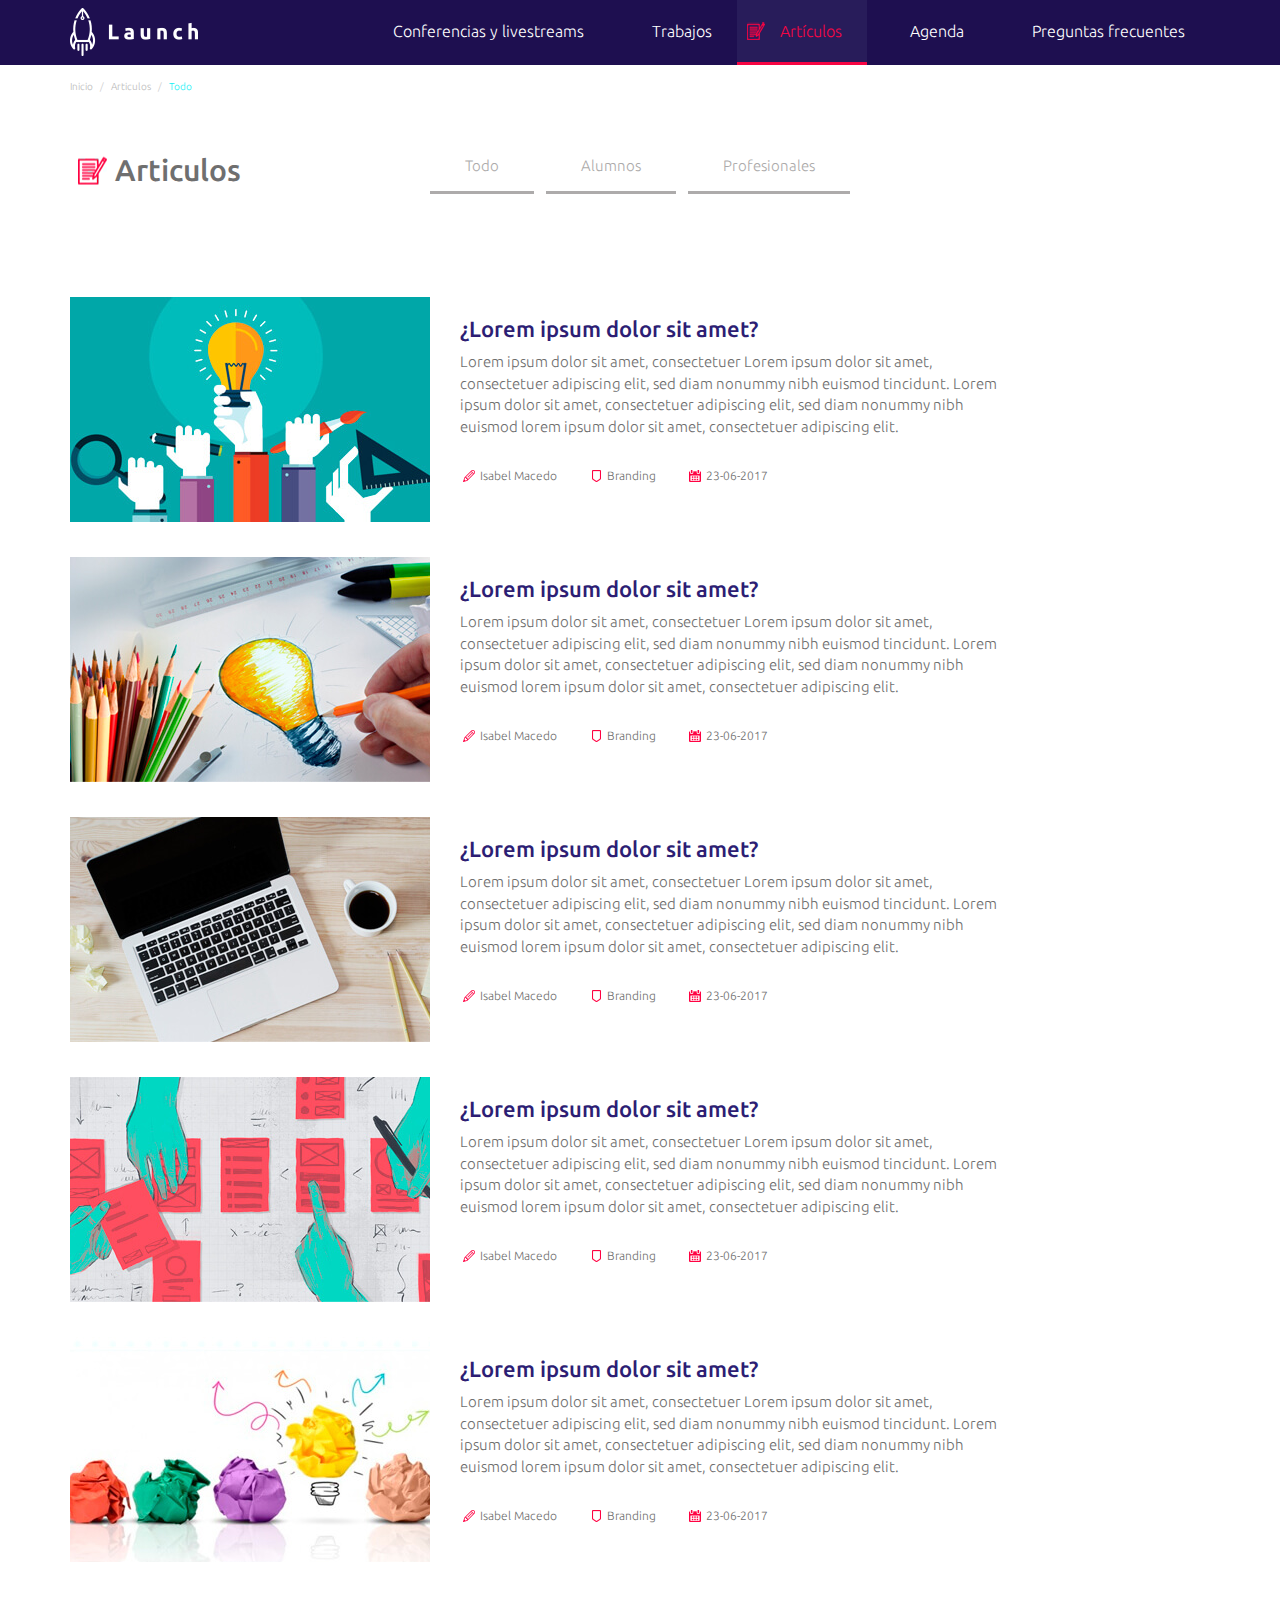
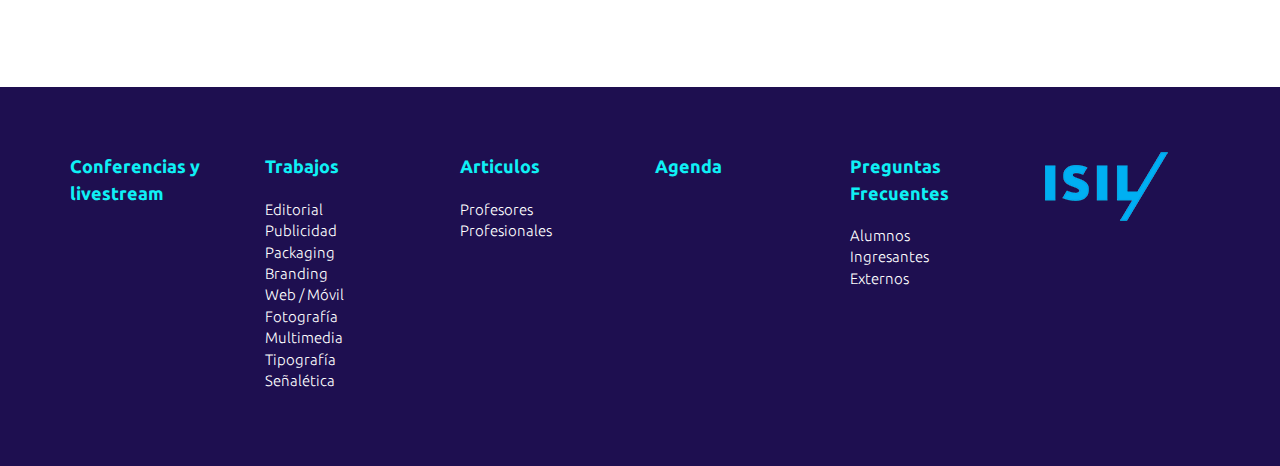
<file: isil/articulos.html>
<!DOCTYPE html>
<html lang="es-PE">
<head>
    <meta charset="UTF-8">
    <meta name="viewport" content="width=device-width, initial-scale=1">
    <meta name="description" content="">
    <meta name="keywords" content="">
    <title>Articulos</title>
    <link rel="stylesheet" type="text/css" href="css/bootstrap.min.css">
    <link rel="stylesheet" type="text/css" href="css/bootstrap-theme.min.css">
    <link rel="stylesheet" type="text/css" href="css/font-awesome.css">        
    <link rel="stylesheet" type="text/css" href="css/style.css">   
    <link rel="stylesheet" type="text/css" href="css/responsive.css">
</head>
<body>
<header>
<nav class="navbar navbar-default" role="navigation">
    <div class="container header">
        <div class="navbar-header">
            <button type="button" class="navbar-toggle collapsed" data-toggle="collapse" data-target="#bs-example-navbar-collapse-1" aria-expanded="false">
                <span class="sr-only">Desplegar navegaciónn</span>
                <span class="icon-bar"></span>
                <span class="icon-bar"></span>
                <span class="icon-bar"></span>
            </button>
           <a class="navbar-brand" href="/" rel="home">
                <img src="img/logo.png" alt="" class="img-logo" />
           </a>
        </div>    
        <div class="collapse navbar-collapse" id="bs-example-navbar-collapse-1">
            <ul class="nav navbar-nav menu navbar-right">
                <li class="ico-conferencia"><a href="#">Conferencias y livestreams</a></li>
                <li class="ico-trabajo">
                    <a title="Trabajos" href="#" data-toggle="dropdown" class="dropdown-toggle" aria-haspopup="true">Trabajos</a>
                    <ul class="dropdown-menu">
                        <li><a href="#">Editorial</a></li>
                        <li><a href="#">Publicidad</a></li>
                        <li><a href="#">Packaging</a></li>
                        <li><a href="#">Branding</a></li>
                        <li><a href="#">Web / Móvil</a></li>
                        <li><a href="#">Fotografía</a></li>
                        <li><a href="#">Multimedia</a></li> 
                        <li><a href="#">Tipografía</a></li>
                        <li><a href="#">Señalética</a></li>                                                                                                                              
                    </ul>
                </li>
                <li class="ico-articulo active"><a href="#">Artículos</a></li>
                <li class="ico-agenda"><a href="#">Agenda</a></li>
                <li class="ico-pregunta"><a href="#">Preguntas frecuentes</a></li>
            </ul>
        </div>
    </div>
</nav>
</header>
<div class="wrapper-blanco">
    <section class="container" >
        <ol class="breadcrumb">
          <li><a href="#">Inicio</a></li>
          <li><a href="#">Articulos</a></li>      
          <li class="active">Todo</li>
        </ol>
    </section>
    <section class="container contenedor-titulo">
        <div class="row">
            <div class="col-lg-3 col-md-3 col-sm-3">
                <h2 class="titulo titulo-articulos">Articulos</h2>
            </div>
            <div class="col-lg-6 col-md-6 col-sm-9" style="text-align: center;">
                <ul class="categoria">
                    <li><a href="#">Todo</a></li>
                    <li><a href="#">Alumnos</a></li>
                    <li><a href="#">Profesionales</a></li>
                </ul>
            </div>
        </div>    
    </section>
    <section class="container articulos">
        <div class="row">
            <article class="col-lg-12 col-md-12 col-sm-12 contenedor-articulos">
                <div class="row">
                    <div class="col-lg-4 col-md-4 col-sm-6 thumbail">
                     <a href="#">
                        <img src="img/articulo_1.jpg" class="img-responsive" />
                     </a>  
                    </div>
                    <div class="col-lg-6 col-md-8 col-sm-6">
                        <h4><a href="#">¿Lorem ipsum dolor sit amet?</a></h4>
                        <p class="resumen-articulo">
                            Lorem ipsum dolor sit amet, consectetuer Lorem ipsum dolor sit amet, consectetuer adipiscing elit, sed diam nonummy nibh euismod tincidunt. Lorem ipsum dolor sit amet, consectetuer adipiscing elit, sed diam nonummy nibh euismod lorem ipsum dolor sit amet, consectetuer adipiscing elit.
                        </p>
                        <ul class="meta-trabajo">
                            <li><a href="#" class="meta-autor">Isabel Macedo</a></li>
                            <li><a href="#" class="meta-category">Branding</a></li>
                            <li><a href="#" class="meta-fecha">23-06-2017</a></li>                                        
                        </ul>
                    </div>
                </div>
            </article>
            <article class="col-lg-12 col-md-12 col-sm-12 contenedor-articulos">
                <div class="row">
                    <div class="col-lg-4 col-md-4 col-sm-6 thumbail">
                     <a href="#">
                        <img src="img/articulo_2.jpg" class="img-responsive" />
                     </a>  
                    </div>
                    <div class="col-lg-6 col-md-8 col-sm-6">
                        <h4><a href="#">¿Lorem ipsum dolor sit amet?</a></h4>
                        <p class="resumen-articulo">
                            Lorem ipsum dolor sit amet, consectetuer Lorem ipsum dolor sit amet, consectetuer adipiscing elit, sed diam nonummy nibh euismod tincidunt. Lorem ipsum dolor sit amet, consectetuer adipiscing elit, sed diam nonummy nibh euismod lorem ipsum dolor sit amet, consectetuer adipiscing elit.
                        </p>
                        <ul class="meta-trabajo">
                            <li><a href="#" class="meta-autor">Isabel Macedo</a></li>
                            <li><a href="#" class="meta-category">Branding</a></li>
                            <li><a href="#" class="meta-fecha">23-06-2017</a></li>                                        
                        </ul>
                    </div>
                </div>
            </article>   
            <article class="col-lg-12 col-md-12 col-sm-12 contenedor-articulos">
                <div class="row">
                    <div class="col-lg-4 col-md-4 col-sm-6 thumbail">
                     <a href="#">
                        <img src="img/articulo_3.jpg" class="img-responsive" />
                     </a>  
                    </div>
                    <div class="col-lg-6 col-md-8 col-sm-6">
                        <h4><a href="#">¿Lorem ipsum dolor sit amet?</a></h4>
                        <p class="resumen-articulo">
                            Lorem ipsum dolor sit amet, consectetuer Lorem ipsum dolor sit amet, consectetuer adipiscing elit, sed diam nonummy nibh euismod tincidunt. Lorem ipsum dolor sit amet, consectetuer adipiscing elit, sed diam nonummy nibh euismod lorem ipsum dolor sit amet, consectetuer adipiscing elit.
                        </p>
                        <ul class="meta-trabajo">
                            <li><a href="#" class="meta-autor">Isabel Macedo</a></li>
                            <li><a href="#" class="meta-category">Branding</a></li>
                            <li><a href="#" class="meta-fecha">23-06-2017</a></li>                                        
                        </ul>
                    </div>
                </div>
            </article>   
            <article class="col-lg-12 col-md-12 col-sm-12 contenedor-articulos">
                <div class="row">
                    <div class="col-lg-4 col-md-4 col-sm-6 thumbail">
                     <a href="#">
                        <img src="img/articulo_4.jpg" class="img-responsive" />
                     </a>  
                    </div>
                    <div class="col-lg-6 col-md-8 col-sm-6">
                        <h4><a href="#">¿Lorem ipsum dolor sit amet?</a></h4>
                        <p class="resumen-articulo">
                            Lorem ipsum dolor sit amet, consectetuer Lorem ipsum dolor sit amet, consectetuer adipiscing elit, sed diam nonummy nibh euismod tincidunt. Lorem ipsum dolor sit amet, consectetuer adipiscing elit, sed diam nonummy nibh euismod lorem ipsum dolor sit amet, consectetuer adipiscing elit.
                        </p>
                        <ul class="meta-trabajo">
                            <li><a href="#" class="meta-autor">Isabel Macedo</a></li>
                            <li><a href="#" class="meta-category">Branding</a></li>
                            <li><a href="#" class="meta-fecha">23-06-2017</a></li>                                        
                        </ul>
                    </div>
                </div>
            </article>   
            <article class="col-lg-12 col-md-12 col-sm-12 contenedor-articulos">
                <div class="row">
                    <div class="col-lg-4 col-md-4 col-sm-6 thumbail">
                     <a href="#">
                        <img src="img/articulo_5.jpg" class="img-responsive" />
                     </a>  
                    </div>
                    <div class="col-lg-6 col-md-8 col-sm-6">
                        <h4><a href="#">¿Lorem ipsum dolor sit amet?</a></h4>
                        <p class="resumen-articulo">
                            Lorem ipsum dolor sit amet, consectetuer Lorem ipsum dolor sit amet, consectetuer adipiscing elit, sed diam nonummy nibh euismod tincidunt. Lorem ipsum dolor sit amet, consectetuer adipiscing elit, sed diam nonummy nibh euismod lorem ipsum dolor sit amet, consectetuer adipiscing elit.
                        </p>
                        <ul class="meta-trabajo">
                            <li><a href="#" class="meta-autor">Isabel Macedo</a></li>
                            <li><a href="#" class="meta-category">Branding</a></li>
                            <li><a href="#" class="meta-fecha">23-06-2017</a></li>                                        
                        </ul>
                    </div>
                </div>
            </article>          
        </div>
    </section>
</div>
<footer>
    <div class="container">
        <div class="row">
            <div class="-col-lg-2 col-md-2 col-sm-4">
                <h3><a href="#">Conferencias y livestream</a></h3>
            </div>
            <div class="-col-lg-2 col-md-2 col-sm-4">
                <h3><a href="#">Trabajos</a></h3>
                <ul>
                    <li><a href="#">Editorial</a></li>
                    <li><a href="#">Publicidad</a></li>
                    <li><a href="#">Packaging</a></li>
                    <li><a href="#">Branding</a></li>
                    <li><a href="#">Web / Móvil</a></li>
                    <li><a href="#">Fotografía</a></li>
                    <li><a href="#">Multimedia</a></li> 
                    <li><a href="#">Tipografía</a></li>
                    <li><a href="#">Señalética</a></li>       
                </ul>
            </div>
            <div class="-col-lg-2 col-md-2 col-sm-4">
                <h3><a href="#">Articulos</a></h3>
                <ul>
                    <li><a href="#">Profesores</a></li>
                    <li><a href="#">Profesionales</a></li>      
                </ul>
            </div>
            <div class="-col-lg-2 col-md-2 col-sm-4">
                <h3><a href="#">Agenda</a></h3>
            </div>
            <div class="-col-lg-2 col-md-2 col-sm-4">
                <h3><a href="#">Preguntas Frecuentes</a></h3>
                <ul>
                    <li><a href="#">Alumnos</a></li>
                    <li><a href="#">Ingresantes</a></li>
                    <li><a href="#">Externos</a></li>                              
                </ul>
            </div>
            <div class="-col-lg-2 col-md-2 col-sm-12 logo-isil">
                <a href="#"><img src="img/logo_isil.png" /></a>
            </div>
        </div>
    </div>
</footer>
<script type="text/javascript" src="js/jquery-3.2.1.min.js"></script>
<script type="text/javascript" src="js/bootstrap.min.js"></script>
</body>
</html>
</file>
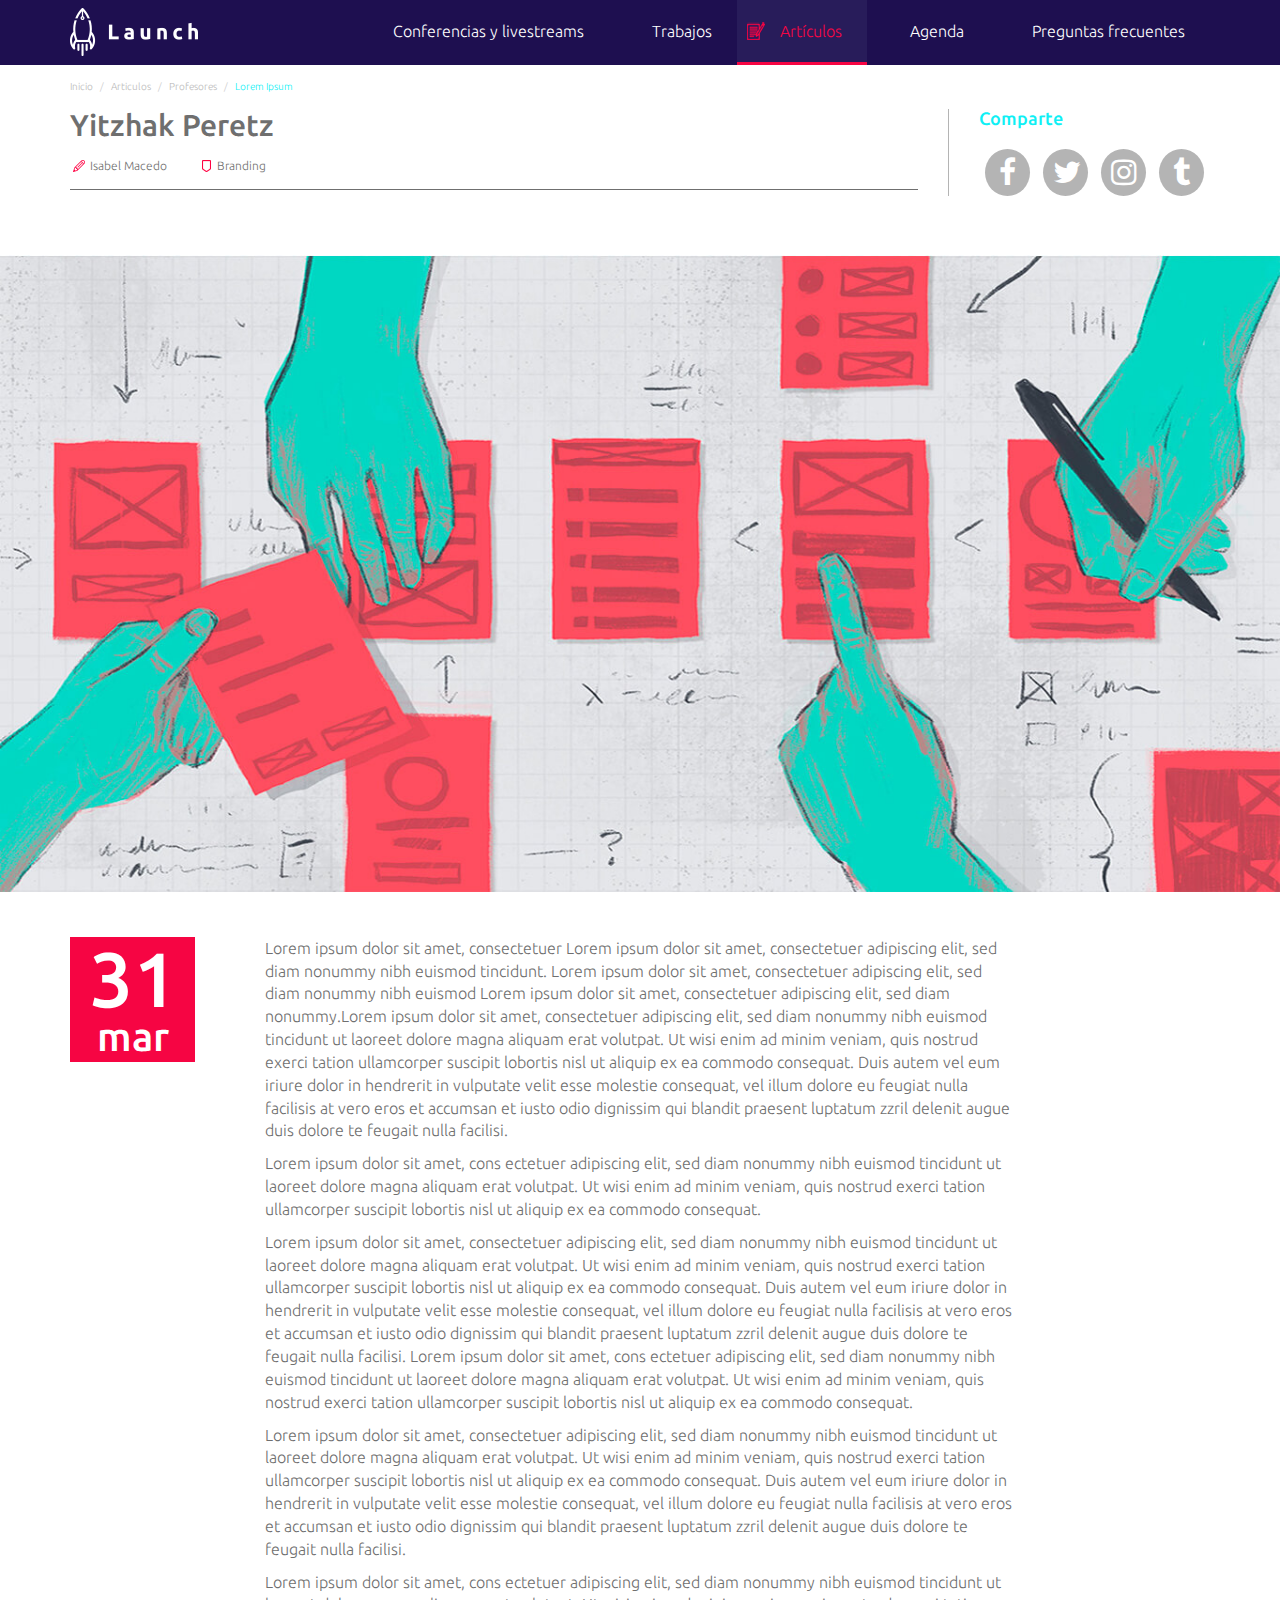
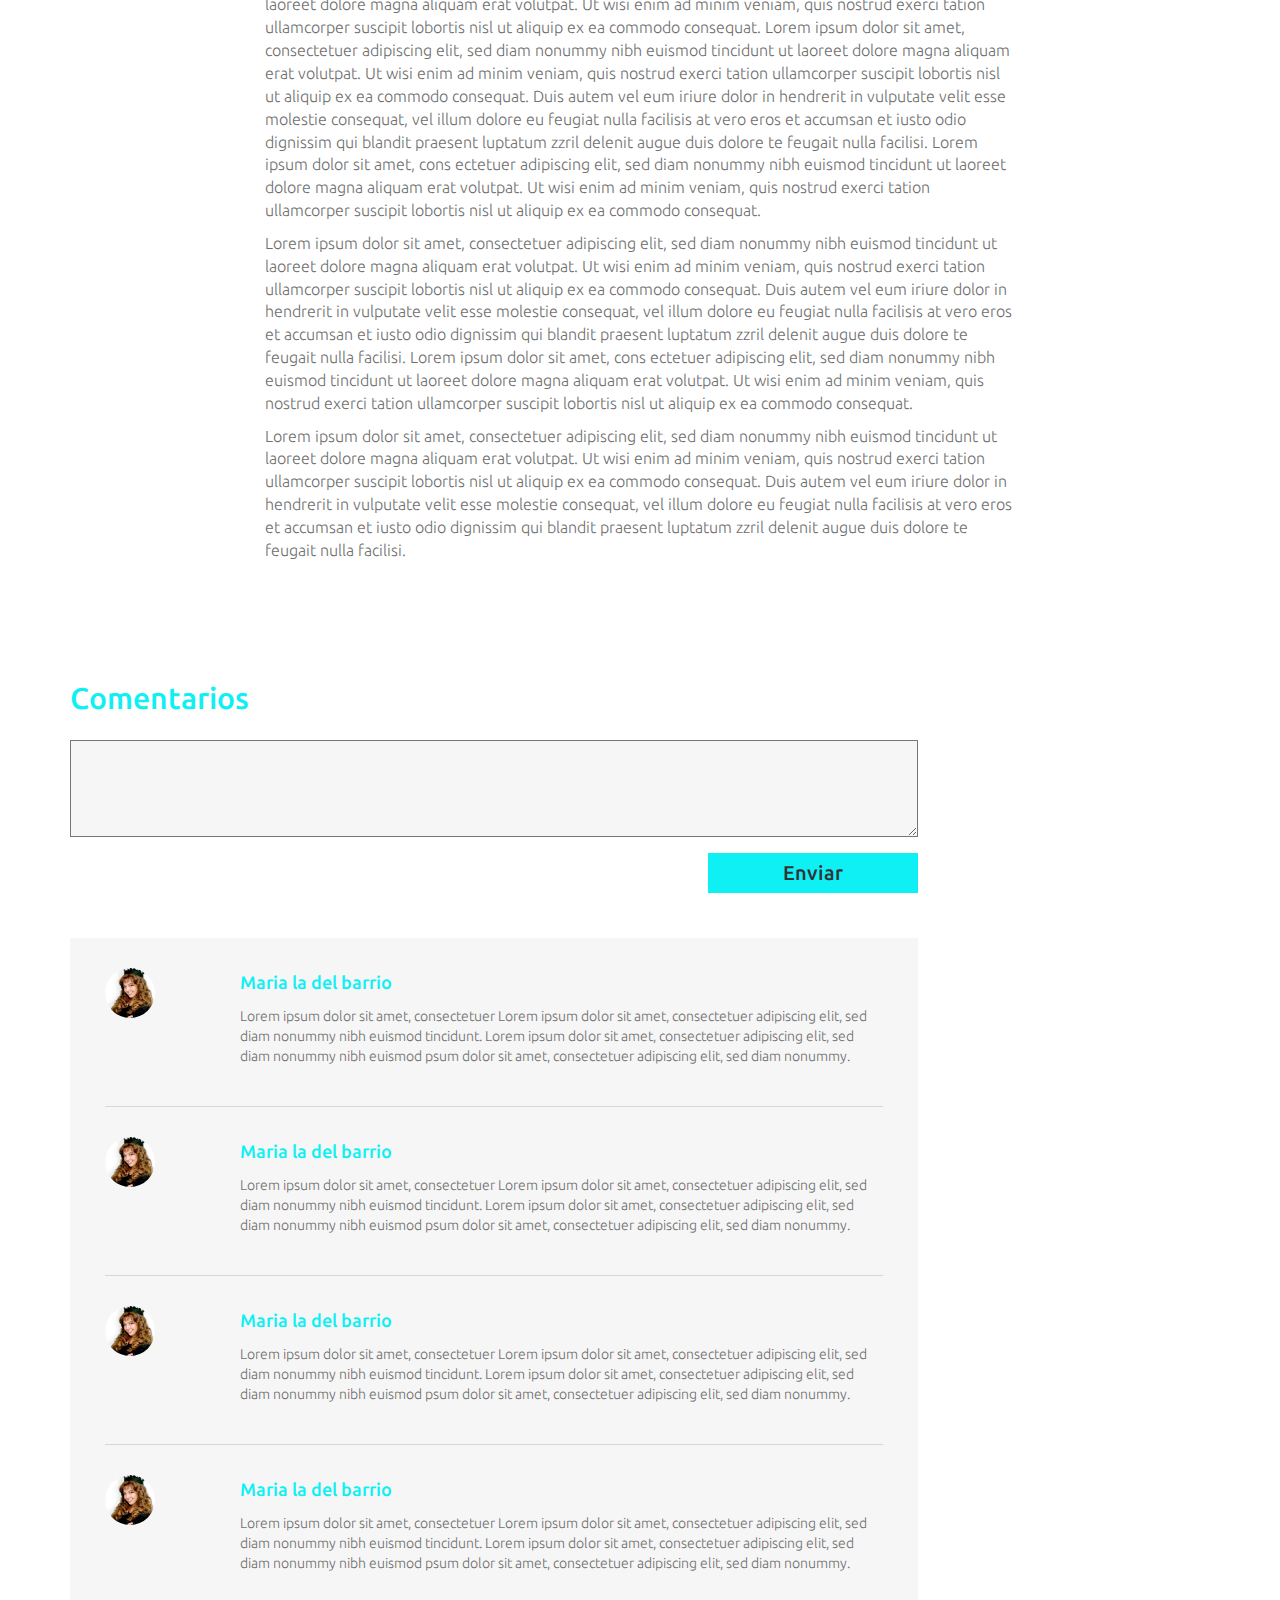
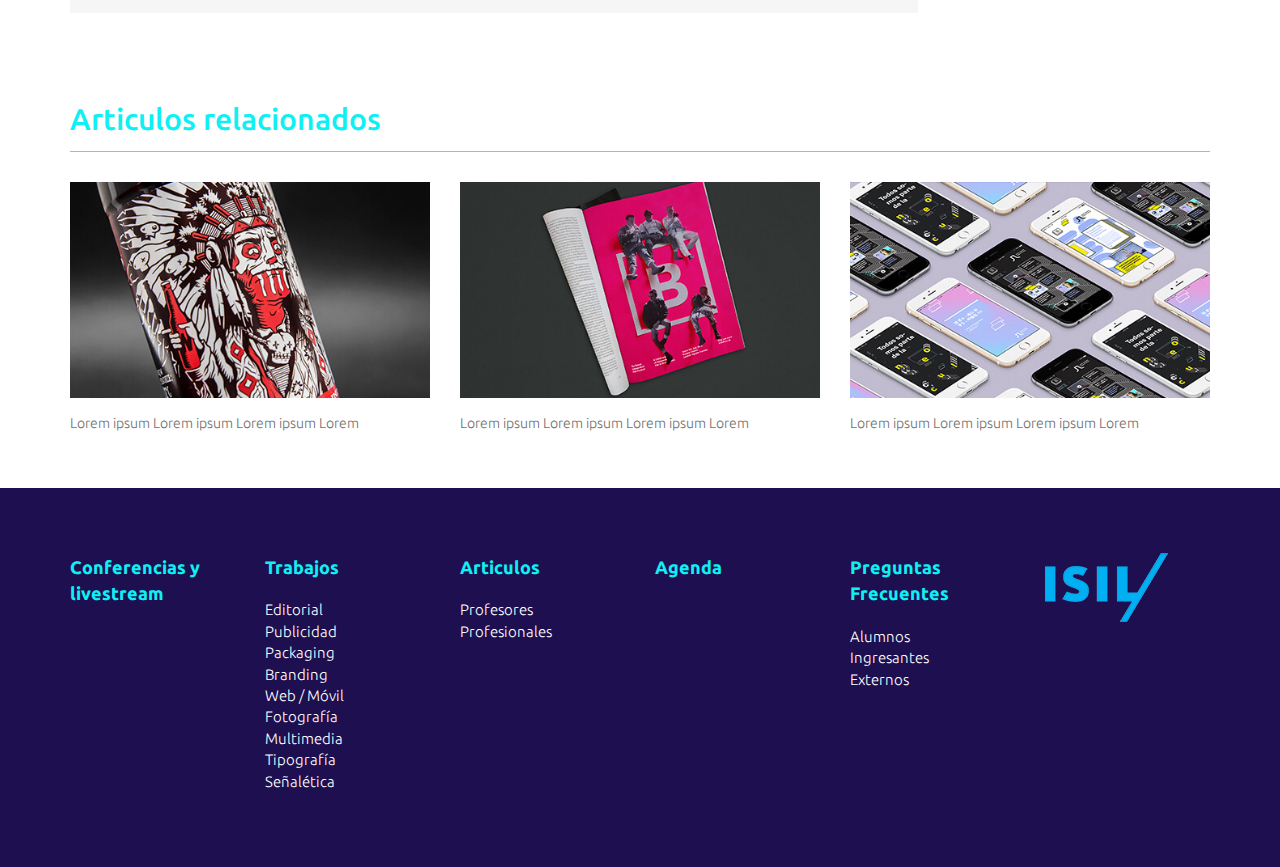
<file: isil/detalle-articulo.html>
<!DOCTYPE html>
<html lang="es-PE">
<head>
    <meta charset="UTF-8">
    <meta name="viewport" content="width=device-width, initial-scale=1">
    <meta name="description" content="">
    <meta name="keywords" content="">
    <title>Articulo</title>
    <link rel="stylesheet" type="text/css" href="css/bootstrap.min.css">
    <link rel="stylesheet" type="text/css" href="css/bootstrap-theme.min.css">
    <link rel="stylesheet" type="text/css" href="css/font-awesome.css">        
    <link rel="stylesheet" type="text/css" href="css/style.css">   
    <link rel="stylesheet" type="text/css" href="css/responsive.css">
</head>
<body>
<header>
<nav class="navbar navbar-default" role="navigation">
    <div class="container header">
        <div class="navbar-header">
            <button type="button" class="navbar-toggle collapsed" data-toggle="collapse" data-target="#bs-example-navbar-collapse-1" aria-expanded="false">
                <span class="sr-only">Desplegar navegaciónn</span>
                <span class="icon-bar"></span>
                <span class="icon-bar"></span>
                <span class="icon-bar"></span>
            </button>
           <a class="navbar-brand" href="/" rel="home">
                <img src="img/logo.png" alt="" class="img-logo" />
           </a>
        </div>    
        <div class="collapse navbar-collapse" id="bs-example-navbar-collapse-1">
            <ul class="nav navbar-nav menu navbar-right">
                <li class="ico-conferencia"><a href="#">Conferencias y livestreams</a></li>
                <li class="ico-trabajo">
                    <a title="Trabajos" href="#" data-toggle="dropdown" class="dropdown-toggle" aria-haspopup="true">Trabajos</a>
                    <ul class="dropdown-menu">
                        <li><a href="#">Editorial</a></li>
                        <li><a href="#">Publicidad</a></li>
                        <li><a href="#">Packaging</a></li>
                        <li><a href="#">Branding</a></li>
                        <li><a href="#">Web / Móvil</a></li>
                        <li><a href="#">Fotografía</a></li>
                        <li><a href="#">Multimedia</a></li> 
                        <li><a href="#">Tipografía</a></li>
                        <li><a href="#">Señalética</a></li>                                                                                                                              
                    </ul>
                </li>
                <li class="ico-articulo active"><a href="#">Artículos</a></li>
                <li class="ico-agenda"><a href="#">Agenda</a></li>
                <li class="ico-pregunta"><a href="#">Preguntas frecuentes</a></li>
            </ul>
        </div>
    </div>
</nav>
</header>
<div class="wrapper-blanco">
    <section class="container" >
        <ol class="breadcrumb">
          <li><a href="#">Inicio</a></li>
          <li><a href="#">Articulos</a></li>
          <li><a href="#">Profesores</a></li>          
          <li class="active">Lorem Ipsum</li>
        </ol>
    </section>
    <section class="container contenedor-trabajo-detalle">
        <div class="row">
            <div class="col-lg-9 col-md-9 col-sm-6">
                <h2 class="titulo">Yitzhak Peretz</h2>
                <ul class="meta-trabajo">
                    <li><a href="#" class="meta-autor">Isabel Macedo</a></li>
                    <li><a href="#" class="meta-category">Branding</a></li>                                      
                </ul>
                <div class="separador"></div>
            </div>
            <div class="col-lg-3 col-md-3 col-sm-6 redes-sociales-share" style="text-align: center;">
               <div class="row-fluid-separador">
                    <h3>Comparte</h3>
                    <ul class="">
                        <li><a href="#"><i class="fa fa-facebook"></i></a></li>
                        <li><a href="#"><i class="fa fa-twitter"></i></a></li>                         
                        <li><a href="#"><i class="fa fa-instagram"></i></a></li>   
                        <li><a href="#"><i class="fa fa-tumblr"></i></a></li> 
                    </ul>
               </div>
            </div>
        </div>    
    </section>
    <section class="contenedor-img-detalle">
        <img class="img-responsive" src="img/thumball.jpg">
        <div class="container detalle-articulo">
            <div class="row">
                <div class="col-lg-2 col-md-2 col-sm-3">
                    <div class="cuadrado-fecha">
                        <h2>31</h2>
                        <h4>mar</h4>
                    </div>
                </div>
                <div class="col-lg-8 col-md-8 col-sm-9">
                    <p>Lorem ipsum dolor sit amet, consectetuer Lorem ipsum dolor sit amet, consectetuer adipiscing elit, sed diam nonummy
                    nibh euismod tincidunt. Lorem ipsum dolor sit amet, consectetuer adipiscing elit, sed diam nonummy nibh euismod
                    Lorem ipsum dolor sit amet, consectetuer adipiscing elit, sed diam nonummy.Lorem ipsum dolor sit amet, consectetuer
                    adipiscing elit, sed diam nonummy nibh euismod tincidunt ut laoreet dolore magna aliquam erat volutpat. Ut wisi enim
                    ad minim veniam, quis nostrud exerci tation ullamcorper suscipit lobortis nisl ut aliquip ex ea commodo consequat. Duis
                    autem vel eum iriure dolor in hendrerit in vulputate velit esse molestie consequat, vel illum dolore eu feugiat nulla
                    facilisis at vero eros et accumsan et iusto odio dignissim qui blandit praesent luptatum zzril delenit augue duis dolore te
                    feugait nulla facilisi.</p>
                    <p>Lorem ipsum dolor sit amet, cons ectetuer adipiscing elit, sed diam nonummy nibh euismod tincidunt ut laoreet dolore
                    magna aliquam erat volutpat. Ut wisi enim ad minim veniam, quis nostrud exerci tation ullamcorper suscipit lobortis nisl
                    ut aliquip ex ea commodo consequat.</p>
                    <p>Lorem ipsum dolor sit amet, consectetuer adipiscing elit, sed diam nonummy nibh euismod tincidunt ut laoreet dolore
                    magna aliquam erat volutpat. Ut wisi enim ad minim veniam, quis nostrud exerci tation ullamcorper suscipit lobortis nisl
                    ut aliquip ex ea commodo consequat. Duis autem vel eum iriure dolor in hendrerit in vulputate velit esse molestie
                    consequat, vel illum dolore eu feugiat nulla facilisis at vero eros et accumsan et iusto odio dignissim qui blandit praesent
                    luptatum zzril delenit augue duis dolore te feugait nulla facilisi.
                    Lorem ipsum dolor sit amet, cons ectetuer adipiscing elit, sed diam nonummy nibh euismod tincidunt ut laoreet dolore
                    magna aliquam erat volutpat. Ut wisi enim ad minim veniam, quis nostrud exerci tation ullamcorper suscipit lobortis nisl
                    ut aliquip ex ea commodo consequat.</p>
                    <p>Lorem ipsum dolor sit amet, consectetuer adipiscing elit, sed diam nonummy nibh euismod tincidunt ut laoreet dolore
                    magna aliquam erat volutpat. Ut wisi enim ad minim veniam, quis nostrud exerci tation ullamcorper suscipit lobortis nisl
                    ut aliquip ex ea commodo consequat. Duis autem vel eum iriure dolor in hendrerit in vulputate velit esse molestie
                    consequat, vel illum dolore eu feugiat nulla facilisis at vero eros et accumsan et iusto odio dignissim qui blandit praesent
                    luptatum zzril delenit augue duis dolore te feugait nulla facilisi.</p>
                    <p>Lorem ipsum dolor sit amet, cons ectetuer adipiscing elit, sed diam nonummy nibh euismod tincidunt ut laoreet dolore
                    magna aliquam erat volutpat. Ut wisi enim ad minim veniam, quis nostrud exerci tation ullamcorper suscipit lobortis nisl
                    ut aliquip ex ea commodo consequat. Lorem ipsum dolor sit amet, consectetuer adipiscing elit, sed diam nonummy nibh
                    euismod tincidunt ut laoreet dolore magna aliquam erat volutpat. Ut wisi enim ad minim veniam, quis nostrud exerci
                    tation ullamcorper suscipit lobortis nisl ut aliquip ex ea commodo consequat. Duis autem vel eum iriure dolor in
                    hendrerit in vulputate velit esse molestie consequat, vel illum dolore eu feugiat nulla facilisis at vero eros et accumsan et
                    iusto odio dignissim qui blandit praesent luptatum zzril delenit augue duis dolore te feugait nulla facilisi.
                    Lorem ipsum dolor sit amet, cons ectetuer adipiscing elit, sed diam nonummy nibh euismod tincidunt ut laoreet dolore
                    magna aliquam erat volutpat. Ut wisi enim ad minim veniam, quis nostrud exerci tation ullamcorper suscipit lobortis nisl
                    ut aliquip ex ea commodo consequat.</p>
                    <p>Lorem ipsum dolor sit amet, consectetuer adipiscing elit, sed diam nonummy nibh euismod tincidunt ut laoreet dolore
                    magna aliquam erat volutpat. Ut wisi enim ad minim veniam, quis nostrud exerci tation ullamcorper suscipit lobortis nisl
                    ut aliquip ex ea commodo consequat. Duis autem vel eum iriure dolor in hendrerit in vulputate velit esse molestie
                    consequat, vel illum dolore eu feugiat nulla facilisis at vero eros et accumsan et iusto odio dignissim qui blandit praesent
                    luptatum zzril delenit augue duis dolore te feugait nulla facilisi.
                    Lorem ipsum dolor sit amet, cons ectetuer adipiscing elit, sed diam nonummy nibh euismod tincidunt ut laoreet dolore
                    magna aliquam erat volutpat. Ut wisi enim ad minim veniam, quis nostrud exerci tation ullamcorper suscipit lobortis nisl
                    ut aliquip ex ea commodo consequat.</p>
                    <p>Lorem ipsum dolor sit amet, consectetuer adipiscing elit, sed diam nonummy nibh euismod tincidunt ut laoreet dolore
                    magna aliquam erat volutpat. Ut wisi enim ad minim veniam, quis nostrud exerci tation ullamcorper suscipit lobortis nisl
                    ut aliquip ex ea commodo consequat. Duis autem vel eum iriure dolor in hendrerit in vulputate velit esse molestie
                    consequat, vel illum dolore eu feugiat nulla facilisis at vero eros et accumsan et iusto odio dignissim qui blandit praesent
                    luptatum zzril delenit augue duis dolore te feugait nulla facilisi.</p>
                </div>
                <div class="col-lg-2 col-md-2 hidden-sm"></div> 
            </div>
        </div>
    </section>
    
    <section class="container comentarios comentarios-gris">
        <div class="row">
            <div class="col-lg-9 col-md-8">
                <h3>Comentarios</h3>
                <form action="">
                    <textarea class="" rows="4"></textarea>
                    <div class="content-form-submit"><input type="submit" class="" value="Enviar" /></div>
                </form>
                <div class="row-fluid-comentarios">
                    <div class="col-lg-12 item-comentario">
                        <div class="row">
                            <div class="col-lg-2 col-md-2 col-sm-2 col-xs-3"><img src="img/foto-comentario.jpg"></div>
                            <div class="col-lg-10 col-md-10 col-sm-10 col-xs-9">
                                <h4>Maria la del barrio</h4>
                                <p>Lorem ipsum dolor sit amet, consectetuer Lorem ipsum dolor sit amet, consectetuer adipiscing elit, sed diam nonummy nibh euismod tincidunt. Lorem ipsum dolor sit amet, consectetuer adipiscing elit, sed diam nonummy nibh euismod psum dolor sit amet, consectetuer adipiscing elit, sed diam nonummy.</p>
                            </div>
                        </div>
                    </div>
                    <div class="col-lg-12 item-comentario">
                        <div class="row">
                            <div class="col-lg-2 col-md-2 col-sm-2 col-xs-3"><img src="img/foto-comentario.jpg"></div>
                            <div class="col-lg-10 col-md-10 col-sm-10 col-xs-9">
                                <h4>Maria la del barrio</h4>
                                <p>Lorem ipsum dolor sit amet, consectetuer Lorem ipsum dolor sit amet, consectetuer adipiscing elit, sed diam nonummy nibh euismod tincidunt. Lorem ipsum dolor sit amet, consectetuer adipiscing elit, sed diam nonummy nibh euismod psum dolor sit amet, consectetuer adipiscing elit, sed diam nonummy.</p>
                            </div>
                        </div>
                    </div>
                    <div class="col-lg-12 item-comentario">
                        <div class="row">
                            <div class="col-lg-2 col-md-2 col-sm-2 col-xs-3"><img src="img/foto-comentario.jpg"></div>
                            <div class="col-lg-10 col-md-10 col-sm-10 col-xs-9">
                                <h4>Maria la del barrio</h4>
                                <p>Lorem ipsum dolor sit amet, consectetuer Lorem ipsum dolor sit amet, consectetuer adipiscing elit, sed diam nonummy nibh euismod tincidunt. Lorem ipsum dolor sit amet, consectetuer adipiscing elit, sed diam nonummy nibh euismod psum dolor sit amet, consectetuer adipiscing elit, sed diam nonummy.</p>
                            </div>
                        </div>
                    </div>
                    <div class="col-lg-12 item-comentario">
                        <div class="row">
                            <div class="col-lg-2 col-md-2 col-sm-2 col-xs-3"><img src="img/foto-comentario.jpg"></div>
                            <div class="col-lg-10 col-md-10 col-sm-10 col-xs-9">
                                <h4>Maria la del barrio</h4>
                                <p>Lorem ipsum dolor sit amet, consectetuer Lorem ipsum dolor sit amet, consectetuer adipiscing elit, sed diam nonummy nibh euismod tincidunt. Lorem ipsum dolor sit amet, consectetuer adipiscing elit, sed diam nonummy nibh euismod psum dolor sit amet, consectetuer adipiscing elit, sed diam nonummy.</p>
                            </div>
                        </div>
                    </div>
                </div>
            </div>
        </div>
    </section>
    <section class="container articulos-relacionados">
        <h3 class="titulo">Articulos relacionados</h3>
        <div class="row">
            <article class="col-lg-4 col-md-4 col-sm-4 contenedor-trabajos-relacionados">
                <div class="content-imagen-general">
                    <div class="contenedor-imagen-relacionados"> 
                        <img src="img/trabajo_1.jpg" class="img-responsive" />
                    </div>
                    <div class="trabajo-vermas">
                            <div class="trabajo-fondo-vermas">
                                <h2>Belleza Natural</h2>
                                <h3>Isabel Macedo - Fotografía</h3>
                                <a href="#">Ver más</a>
                            </div>
                    </div>
                </div>
                <p class="resumen-articulo">Lorem ipsum Lorem ipsum Lorem ipsum Lorem</p>
            </article>
            <article class="col-lg-4 col-md-4 col-sm-4 contenedor-trabajos-relacionados">
                <div class="content-imagen-general">
                   <div class="contenedor-imagen-relacionados"> 
                        <img src="img/trabajo_2.jpg" class="img-responsive" />
                    </div>
                    <div class="trabajo-vermas">
                            <div class="trabajo-fondo-vermas">
                                <h2>Belleza Natural</h2>
                                <h3>Isabel Macedo - Fotografía</h3>
                                <a href="#">Ver más</a>
                            </div>
                    </div>
                </div>
                <p class="resumen-articulo">Lorem ipsum Lorem ipsum Lorem ipsum Lorem</p>
            </article>
            <article class="col-lg-4 col-md-4 col-sm-4 contenedor-trabajos-relacionados">
                <div class="content-imagen-general">
                   <div class="contenedor-imagen-relacionados"> 
                        <img src="img/trabajo_3.jpg" class="img-responsive" />
                    </div>
                    <div class="trabajo-vermas">
                            <div class="trabajo-fondo-vermas">
                                <h2>Belleza Natural</h2>
                                <h3>Isabel Macedo - Fotografía</h3>
                                <a href="#">Ver más</a>
                            </div>
                    </div>
                </div>
                <p class="resumen-articulo">Lorem ipsum Lorem ipsum Lorem ipsum Lorem</p>                
            </article>        
        </div>
    </section>
</div>
<footer>
    <div class="container">
        <div class="row">
            <div class="-col-lg-2 col-md-2 col-sm-4">
                <h3><a href="#">Conferencias y livestream</a></h3>
            </div>
            <div class="-col-lg-2 col-md-2 col-sm-4">
                <h3><a href="#">Trabajos</a></h3>
                <ul>
                    <li><a href="#">Editorial</a></li>
                    <li><a href="#">Publicidad</a></li>
                    <li><a href="#">Packaging</a></li>
                    <li><a href="#">Branding</a></li>
                    <li><a href="#">Web / Móvil</a></li>
                    <li><a href="#">Fotografía</a></li>
                    <li><a href="#">Multimedia</a></li> 
                    <li><a href="#">Tipografía</a></li>
                    <li><a href="#">Señalética</a></li>       
                </ul>
            </div>
            <div class="-col-lg-2 col-md-2 col-sm-4">
                <h3><a href="#">Articulos</a></h3>
                <ul>
                    <li><a href="#">Profesores</a></li>
                    <li><a href="#">Profesionales</a></li>      
                </ul>
            </div>
            <div class="-col-lg-2 col-md-2 col-sm-4">
                <h3><a href="#">Agenda</a></h3>
            </div>
            <div class="-col-lg-2 col-md-2 col-sm-4">
                <h3><a href="#">Preguntas Frecuentes</a></h3>
                <ul>
                    <li><a href="#">Alumnos</a></li>
                    <li><a href="#">Ingresantes</a></li>
                    <li><a href="#">Externos</a></li>                              
                </ul>
            </div>
            <div class="-col-lg-2 col-md-2 col-sm-12 logo-isil">
                <a href="#"><img src="img/logo_isil.png" /></a>
            </div>
        </div>
    </div>
</footer>
<script type="text/javascript" src="js/jquery-3.2.1.min.js"></script>
<script type="text/javascript" src="js/bootstrap.min.js"></script>
</body>
</html>
</file>
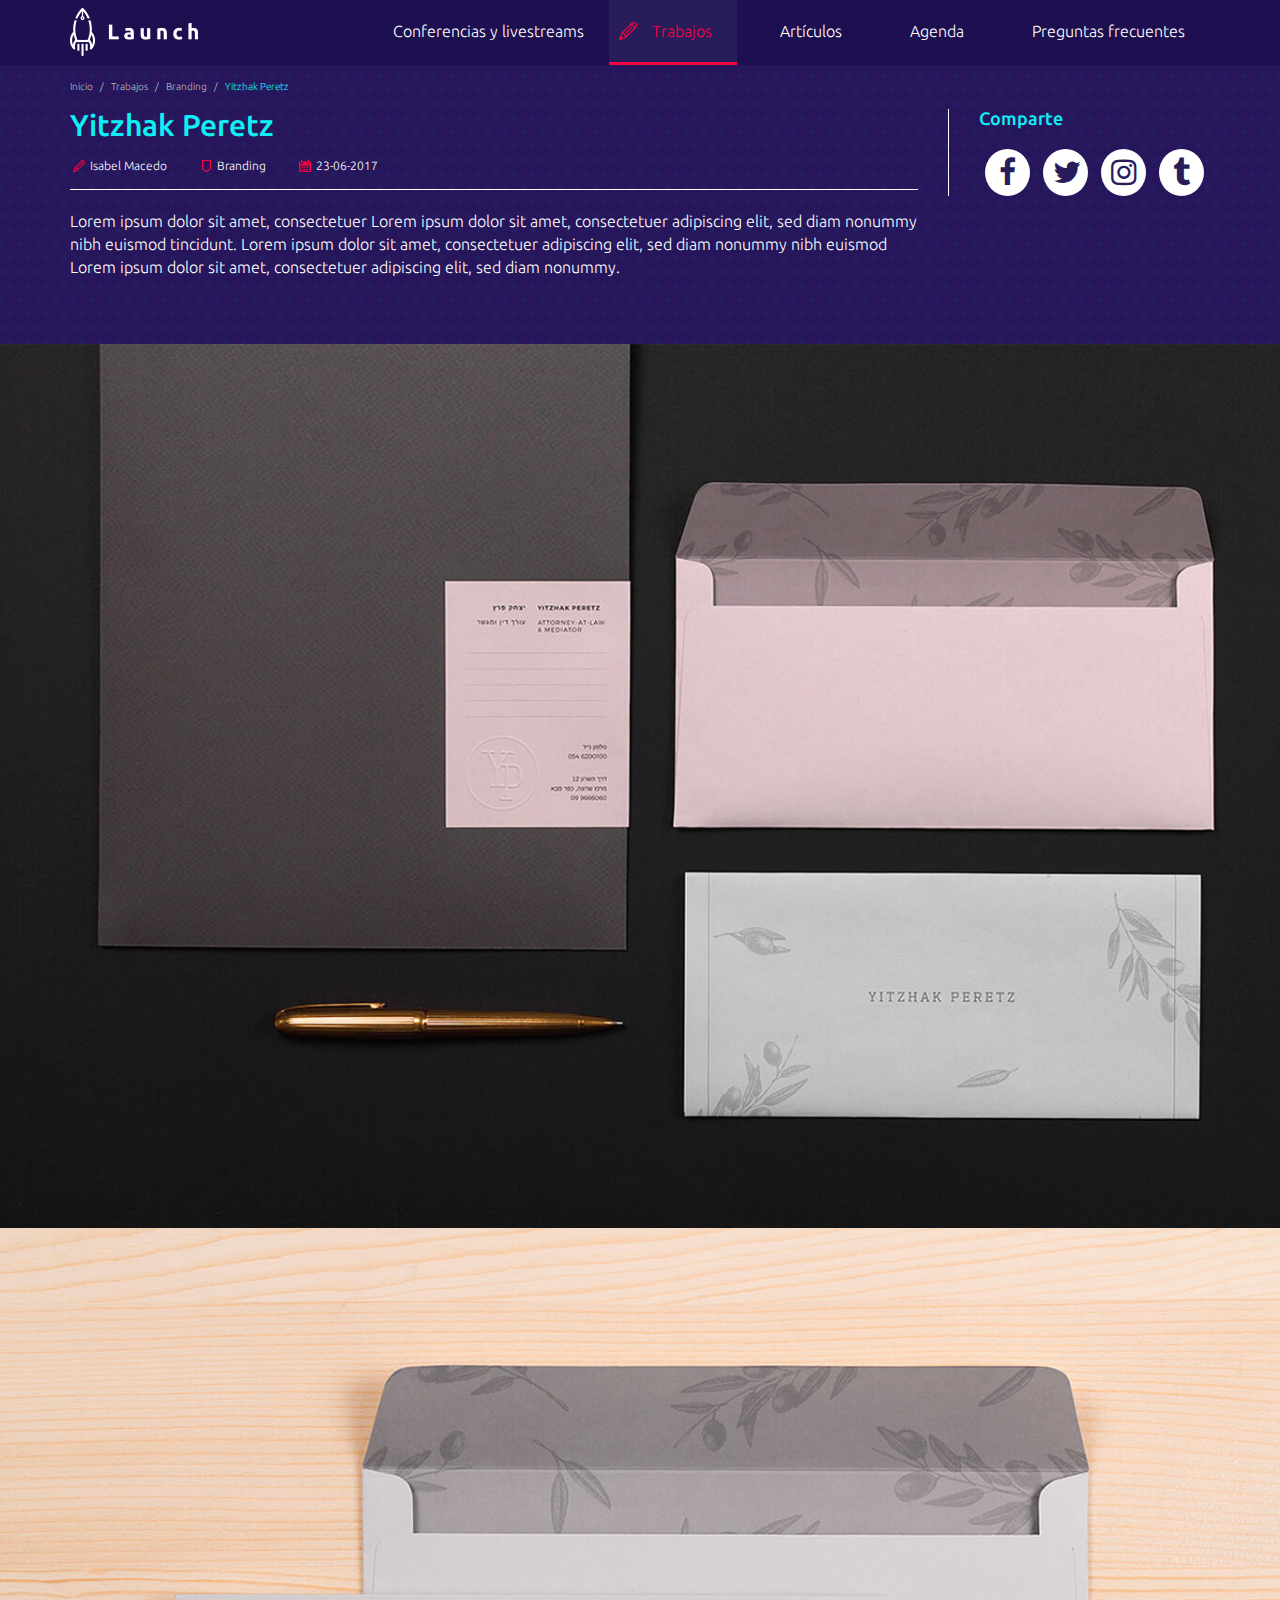
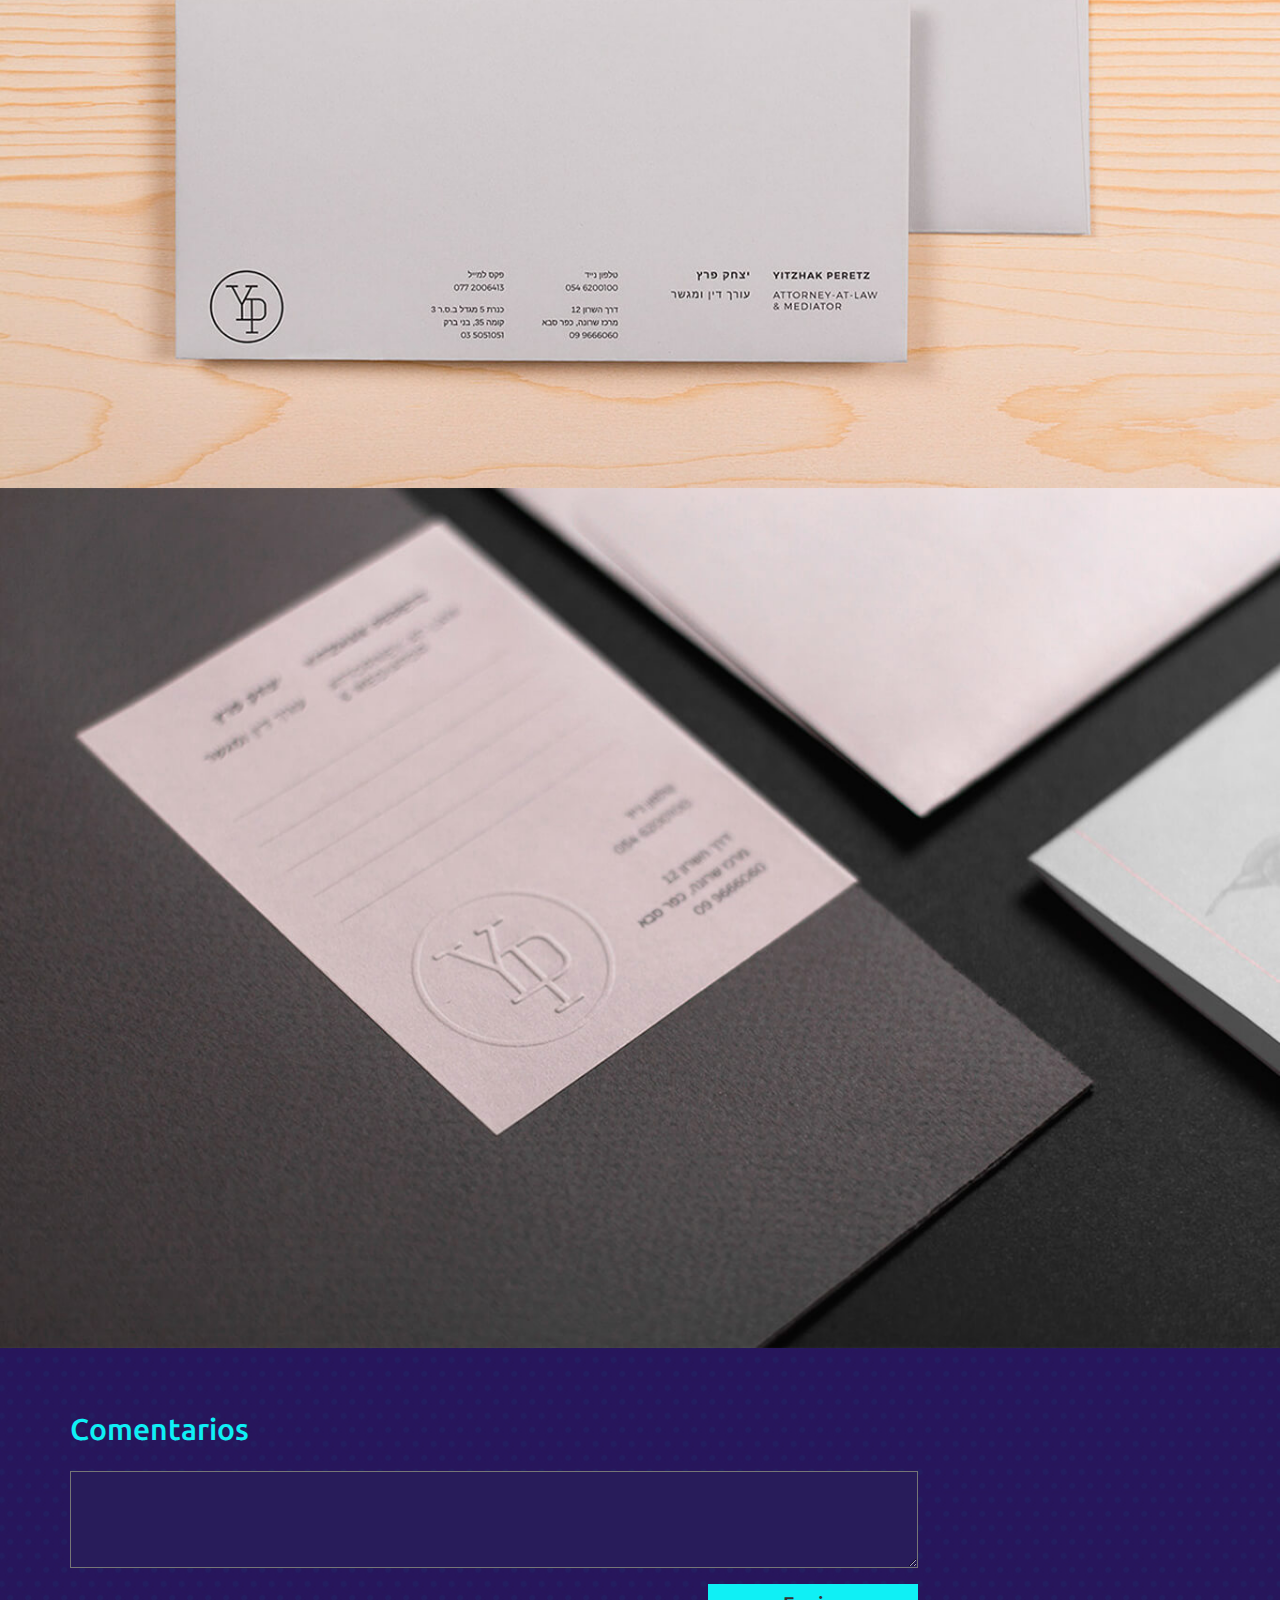
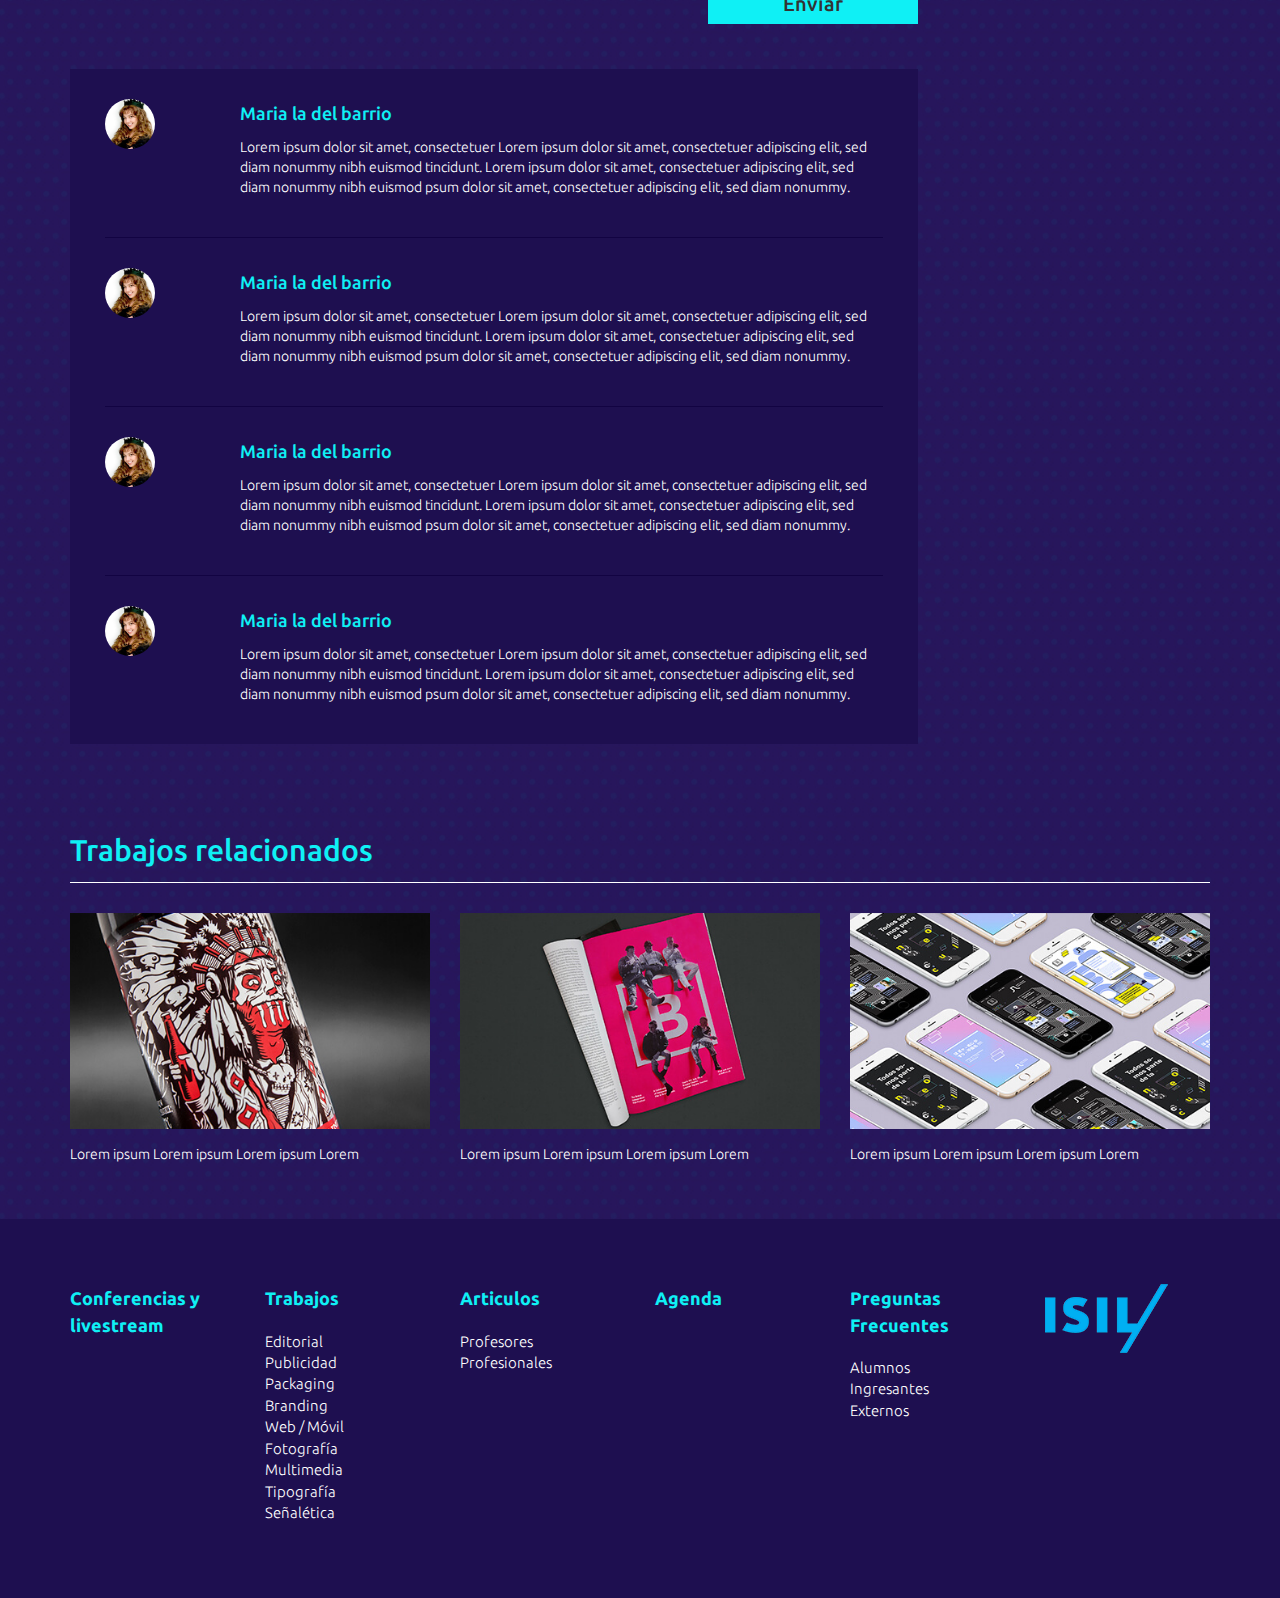
<file: isil/detalle-trabajo.html>
<!DOCTYPE html>
<html lang="es-PE">
<head>
    <meta charset="UTF-8">
    <meta name="viewport" content="width=device-width, initial-scale=1">
    <meta name="description" content="">
    <meta name="keywords" content="">
    <title>Home</title>
    <link rel="stylesheet" type="text/css" href="css/bootstrap.min.css">
    <link rel="stylesheet" type="text/css" href="css/bootstrap-theme.min.css">
    <link rel="stylesheet" type="text/css" href="css/font-awesome.css">        
    <link rel="stylesheet" type="text/css" href="css/style.css">   
    <link rel="stylesheet" type="text/css" href="css/responsive.css">
</head>
<body>
<header>
<nav class="navbar navbar-default" role="navigation">
    <div class="container header">
        <div class="navbar-header">
            <button type="button" class="navbar-toggle collapsed" data-toggle="collapse" data-target="#bs-example-navbar-collapse-1" aria-expanded="false">
                <span class="sr-only">Desplegar navegaciónn</span>
                <span class="icon-bar"></span>
                <span class="icon-bar"></span>
                <span class="icon-bar"></span>
            </button>
           <a class="navbar-brand" href="/" rel="home">
                <img src="img/logo.png" alt="" class="img-logo" />
           </a>
        </div>    
        <div class="collapse navbar-collapse" id="bs-example-navbar-collapse-1">
            <ul class="nav navbar-nav menu navbar-right">
                <li class="ico-conferencia"><a href="#">Conferencias y livestreams</a></li>
                <li class="ico-trabajo active">
                    <a title="Trabajos" href="#" data-toggle="dropdown" class="dropdown-toggle" aria-haspopup="true ">Trabajos</a>
                    <ul class="dropdown-menu">
                        <li><a href="#">Editorial</a></li>
                        <li><a href="#">Publicidad</a></li>
                        <li><a href="#">Packaging</a></li>
                        <li><a href="#">Branding</a></li>
                        <li><a href="#">Web / Móvil</a></li>
                        <li><a href="#">Fotografía</a></li>
                        <li><a href="#">Multimedia</a></li> 
                        <li><a href="#">Tipografía</a></li>
                        <li><a href="#">Señalética</a></li>                                                                                                                              
                    </ul>
                </li>
                <li class="ico-articulo"><a href="#">Artículos</a></li>
                <li class="ico-agenda"><a href="#">Agenda</a></li>
                <li class="ico-pregunta"><a href="#">Preguntas frecuentes</a></li>
            </ul>
        </div>
    </div>
</nav>
</header>
<div class="wrapper">
    <section class="container" >
        <ol class="breadcrumb">
          <li><a href="#">Inicio</a></li>
          <li><a href="#">Trabajos</a></li>
          <li><a href="#">Branding</a></li>          
          <li class="active">Yitzhak Peretz</li>
        </ol>
    </section>
    <section class="container contenedor-trabajo-detalle">
        <div class="row">
            <div class="col-lg-9 col-md-9 col-sm-6">
                <h2 class="titulo">Yitzhak Peretz</h2>
                <ul class="meta-trabajo">
                    <li><a href="#" class="meta-autor">Isabel Macedo</a></li>
                    <li><a href="#" class="meta-category">Branding</a></li>
                    <li><a href="#" class="meta-fecha">23-06-2017</a></li>                                        
                </ul>
                <div class="separador"></div>
                <p class="resumen">Lorem ipsum dolor sit amet, consectetuer Lorem ipsum dolor sit amet, consectetuer adipiscing elit, sed diam nonummy
nibh euismod tincidunt. Lorem ipsum dolor sit amet, consectetuer adipiscing elit, sed diam nonummy nibh euismod
Lorem ipsum dolor sit amet, consectetuer adipiscing elit, sed diam nonummy.</p>
            </div>
            <div class="col-lg-3 col-md-3 col-sm-6 redes-sociales-share" style="text-align: center;">
               <div class="row-fluid-separador">
                    <h3>Comparte</h3>
                    <ul class="">
                        <li><a href="#"><i class="fa fa-facebook"></i></a></li>
                        <li><a href="#"><i class="fa fa-twitter"></i></a></li>                         
                        <li><a href="#"><i class="fa fa-instagram"></i></a></li>   
                        <li><a href="#"><i class="fa fa-tumblr"></i></a></li> 
                    </ul>
               </div>
            </div>
        </div>    
    </section>
    <section class="contenedor-img-detalle">
        <img class="img-responsive" src="img/detalle_1.jpg">
        <img class="img-responsive" src="img/detalle_2.jpg">
        <img class="img-responsive" src="img/detalle_3.jpg">  
    </section>
    <section class="container comentarios comentarios-azul">
        <div class="row">
            <div class="col-lg-9 col-md-8">
                <h3>Comentarios</h3>
                <form action="">
                    <textarea class="" rows="4"></textarea>
                    <div class="content-form-submit"><input type="submit" class="" value="Enviar" /></div>
                </form>
                <div class="row-fluid-comentarios">
                    <div class="col-lg-12 item-comentario">
                        <div class="row">
                            <div class="col-lg-2 col-md-2 col-sm-2 col-xs-3"><img src="img/foto-comentario.jpg"></div>
                            <div class="col-lg-10 col-md-10 col-sm-10 col-xs-9">
                                <h4>Maria la del barrio</h4>
                                <p>Lorem ipsum dolor sit amet, consectetuer Lorem ipsum dolor sit amet, consectetuer adipiscing elit, sed diam nonummy nibh euismod tincidunt. Lorem ipsum dolor sit amet, consectetuer adipiscing elit, sed diam nonummy nibh euismod psum dolor sit amet, consectetuer adipiscing elit, sed diam nonummy.</p>
                            </div>
                        </div>
                    </div>
                    <div class="col-lg-12 item-comentario">
                        <div class="row">
                            <div class="col-lg-2 col-md-2 col-sm-2 col-xs-3"><img src="img/foto-comentario.jpg"></div>
                            <div class="col-lg-10 col-md-10 col-sm-10 col-xs-9">
                                <h4>Maria la del barrio</h4>
                                <p>Lorem ipsum dolor sit amet, consectetuer Lorem ipsum dolor sit amet, consectetuer adipiscing elit, sed diam nonummy nibh euismod tincidunt. Lorem ipsum dolor sit amet, consectetuer adipiscing elit, sed diam nonummy nibh euismod psum dolor sit amet, consectetuer adipiscing elit, sed diam nonummy.</p>
                            </div>
                        </div>
                    </div>
                    <div class="col-lg-12 item-comentario">
                        <div class="row">
                            <div class="col-lg-2 col-md-2 col-sm-2 col-xs-3"><img src="img/foto-comentario.jpg"></div>
                            <div class="col-lg-10 col-md-10 col-sm-10 col-xs-9">
                                <h4>Maria la del barrio</h4>
                                <p>Lorem ipsum dolor sit amet, consectetuer Lorem ipsum dolor sit amet, consectetuer adipiscing elit, sed diam nonummy nibh euismod tincidunt. Lorem ipsum dolor sit amet, consectetuer adipiscing elit, sed diam nonummy nibh euismod psum dolor sit amet, consectetuer adipiscing elit, sed diam nonummy.</p>
                            </div>
                        </div>
                    </div>
                    <div class="col-lg-12 item-comentario">
                        <div class="row">
                            <div class="col-lg-2 col-md-2 col-sm-2 col-xs-3"><img src="img/foto-comentario.jpg"></div>
                            <div class="col-lg-10 col-md-10 col-sm-10 col-xs-9">
                                <h4>Maria la del barrio</h4>
                                <p>Lorem ipsum dolor sit amet, consectetuer Lorem ipsum dolor sit amet, consectetuer adipiscing elit, sed diam nonummy nibh euismod tincidunt. Lorem ipsum dolor sit amet, consectetuer adipiscing elit, sed diam nonummy nibh euismod psum dolor sit amet, consectetuer adipiscing elit, sed diam nonummy.</p>
                            </div>
                        </div>
                    </div>
                </div>
            </div>
        </div>
    </section>
    <section class="container trabajos-relacionados">
        <h3 class="titulo">Trabajos relacionados</h3>
        <div class="row">
            <article class="col-lg-4 col-md-4 col-sm-4 contenedor-trabajos-relacionados">
                <div class="content-imagen-general">
                    <div class="contenedor-imagen-relacionados"> 
                        <img src="img/trabajo_1.jpg" class="img-responsive" />
                    </div>
                    <div class="trabajo-vermas">
                            <div class="trabajo-fondo-vermas">
                                <h2>Belleza Natural</h2>
                                <h3>Isabel Macedo - Fotografía</h3>
                                <a href="#">Ver más</a>
                            </div>
                    </div>
                </div>
                <p class="resumen">Lorem ipsum Lorem ipsum Lorem ipsum Lorem</p>
            </article>
            <article class="col-lg-4 col-md-4 col-sm-4 contenedor-trabajos-relacionados">
                <div class="content-imagen-general">
                   <div class="contenedor-imagen-relacionados"> 
                        <img src="img/trabajo_2.jpg" class="img-responsive" />
                    </div>
                    <div class="trabajo-vermas">
                            <div class="trabajo-fondo-vermas">
                                <h2>Belleza Natural</h2>
                                <h3>Isabel Macedo - Fotografía</h3>
                                <a href="#">Ver más</a>
                            </div>
                    </div>
                </div>
                <p class="resumen">Lorem ipsum Lorem ipsum Lorem ipsum Lorem</p>
            </article>
            <article class="col-lg-4 col-md-4 col-sm-4 contenedor-trabajos-relacionados">
                <div class="content-imagen-general">
               <div class="contenedor-imagen-relacionados"> 
                    <img src="img/trabajo_3.jpg" class="img-responsive" />
                </div>
                <div class="trabajo-vermas">
                        <div class="trabajo-fondo-vermas">
                            <h2>Belleza Natural</h2>
                            <h3>Isabel Macedo - Fotografía</h3>
                            <a href="#">Ver más</a>
                        </div>
                </div>
                </div>
                <p class="resumen">Lorem ipsum Lorem ipsum Lorem ipsum Lorem</p>                
            </article>        
        </div>
    </section>
</div>
<footer>
    <div class="container">
        <div class="row">
            <div class="-col-lg-2 col-md-2 col-sm-4">
                <h3><a href="#">Conferencias y livestream</a></h3>
            </div>
            <div class="-col-lg-2 col-md-2 col-sm-4">
                <h3><a href="#">Trabajos</a></h3>
                <ul>
                    <li><a href="#">Editorial</a></li>
                    <li><a href="#">Publicidad</a></li>
                    <li><a href="#">Packaging</a></li>
                    <li><a href="#">Branding</a></li>
                    <li><a href="#">Web / Móvil</a></li>
                    <li><a href="#">Fotografía</a></li>
                    <li><a href="#">Multimedia</a></li> 
                    <li><a href="#">Tipografía</a></li>
                    <li><a href="#">Señalética</a></li>       
                </ul>
            </div>
            <div class="-col-lg-2 col-md-2 col-sm-4">
                <h3><a href="#">Articulos</a></h3>
                <ul>
                    <li><a href="#">Profesores</a></li>
                    <li><a href="#">Profesionales</a></li>      
                </ul>
            </div>
            <div class="-col-lg-2 col-md-2 col-sm-4">
                <h3><a href="#">Agenda</a></h3>
            </div>
            <div class="-col-lg-2 col-md-2 col-sm-4">
                <h3><a href="#">Preguntas Frecuentes</a></h3>
                <ul>
                    <li><a href="#">Alumnos</a></li>
                    <li><a href="#">Ingresantes</a></li>
                    <li><a href="#">Externos</a></li>                              
                </ul>
            </div>
            <div class="-col-lg-2 col-md-2 col-sm-12 logo-isil">
                <a href="#"><img src="img/logo_isil.png" /></a>
            </div>
        </div>
    </div>
</footer>
<script type="text/javascript" src="js/jquery-3.2.1.min.js"></script>
<script type="text/javascript" src="js/bootstrap.min.js"></script>
</body>
</html>
</file>
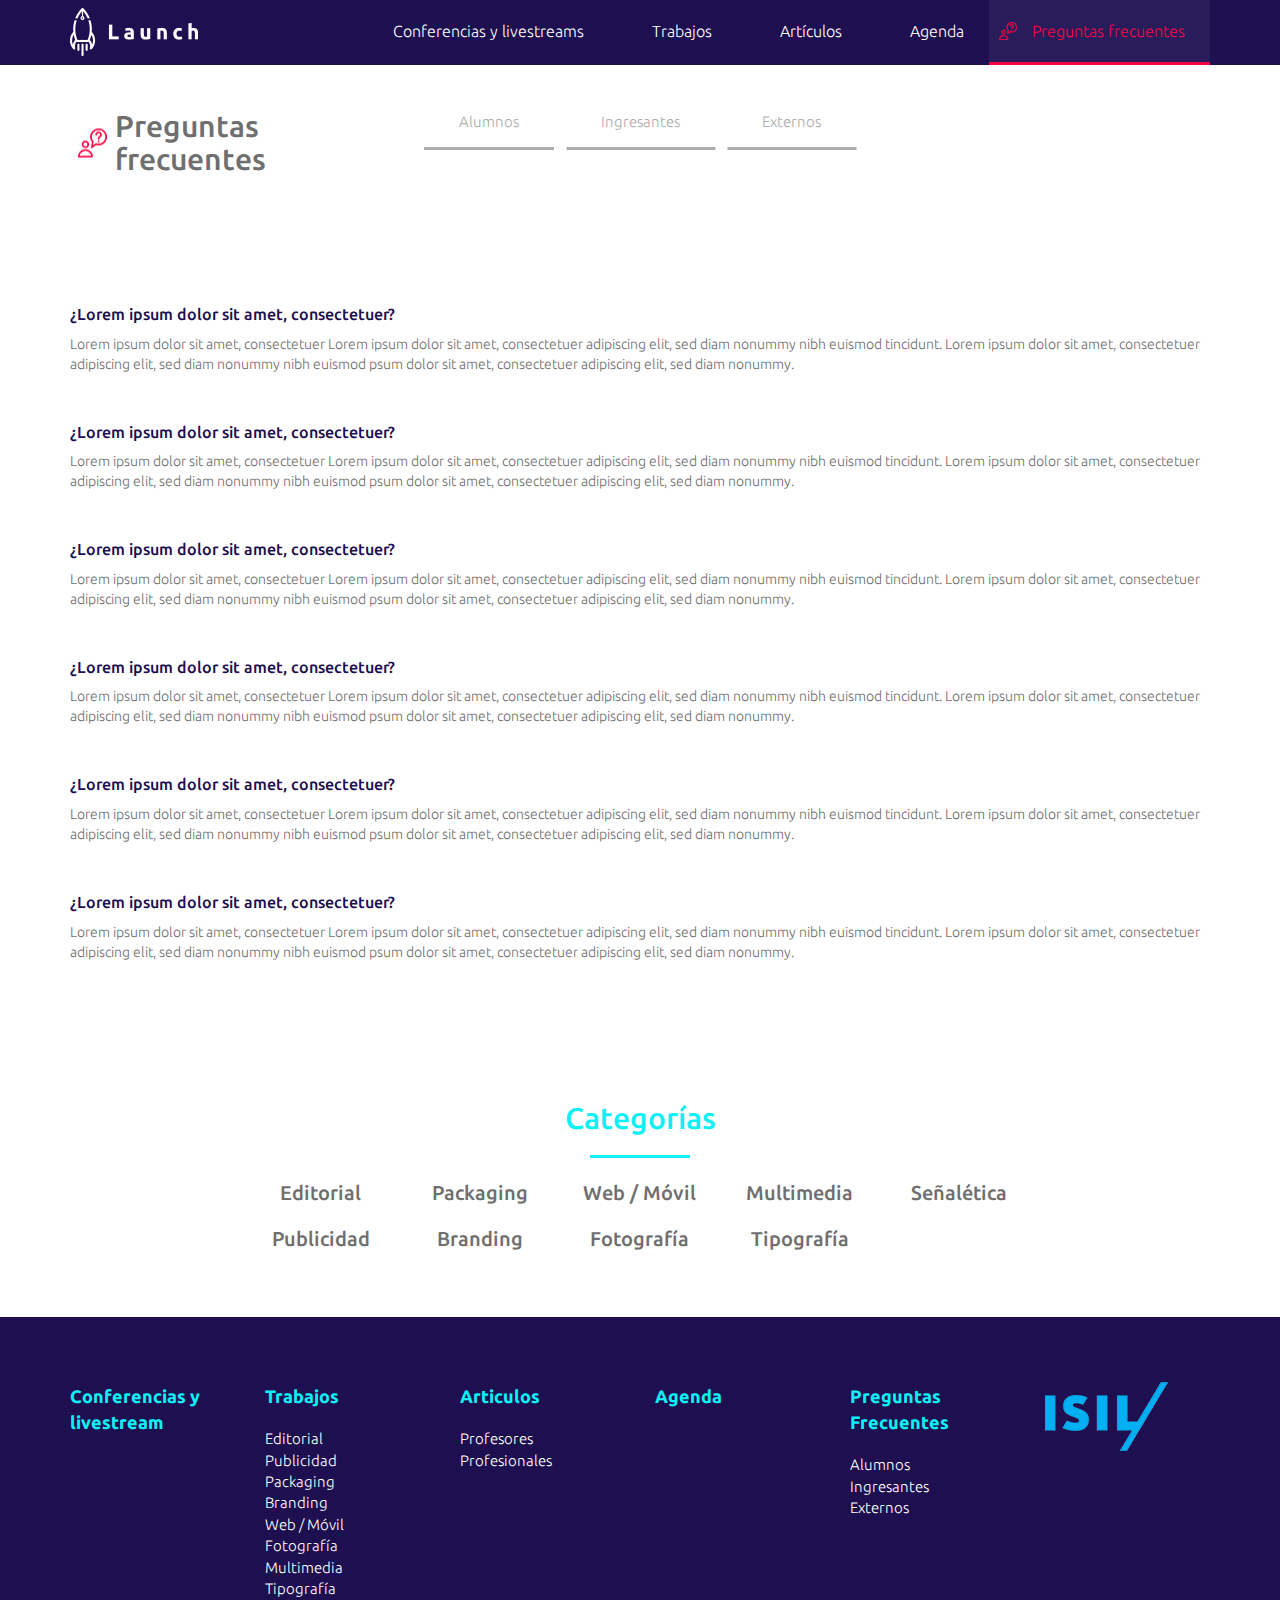
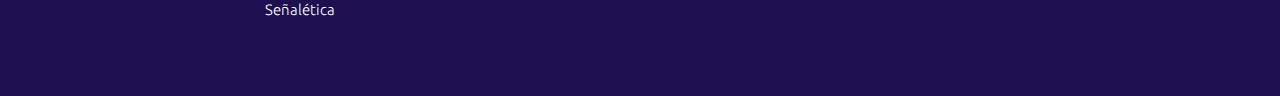
<file: isil/preguntas.html>
<!DOCTYPE html>
<html lang="es-PE">
<head>
    <meta charset="UTF-8">
    <meta name="viewport" content="width=device-width, initial-scale=1">
    <meta name="description" content="">
    <meta name="keywords" content="">
    <title>Home</title>
    <link rel="stylesheet" type="text/css" href="css/bootstrap.min.css">
    <link rel="stylesheet" type="text/css" href="css/bootstrap-theme.min.css">
    <link rel="stylesheet" type="text/css" href="css/font-awesome.css">        
    <link rel="stylesheet" type="text/css" href="css/style.css">   
    <link rel="stylesheet" type="text/css" href="css/responsive.css">
</head>
<body>
<header>
<nav class="navbar navbar-default" role="navigation">
    <div class="container header">
        <div class="navbar-header">
            <button type="button" class="navbar-toggle collapsed" data-toggle="collapse" data-target="#bs-example-navbar-collapse-1" aria-expanded="false">
                <span class="sr-only">Desplegar navegaciónn</span>
                <span class="icon-bar"></span>
                <span class="icon-bar"></span>
                <span class="icon-bar"></span>
            </button>
           <a class="navbar-brand" href="/" rel="home">
                <img src="img/logo.png" alt="" class="img-logo" />
           </a>
        </div>    
        <div class="collapse navbar-collapse" id="bs-example-navbar-collapse-1">
            <ul class="nav navbar-nav menu navbar-right">
                <li class="ico-conferencia"><a href="#">Conferencias y livestreams</a></li>
                <li class="ico-trabajo">
                    <a title="Trabajos" href="#" data-toggle="dropdown" class="dropdown-toggle" aria-haspopup="true">Trabajos</a>
                    <ul class="dropdown-menu">
                        <li><a href="#">Editorial</a></li>
                        <li><a href="#">Publicidad</a></li>
                        <li><a href="#">Packaging</a></li>
                        <li><a href="#">Branding</a></li>
                        <li><a href="#">Web / Móvil</a></li>
                        <li><a href="#">Fotografía</a></li>
                        <li><a href="#">Multimedia</a></li> 
                        <li><a href="#">Tipografía</a></li>
                        <li><a href="#">Señalética</a></li>                                                                                                                              
                    </ul>
                </li>
                <li class="ico-articulo"><a href="#">Artículos</a></li>
                <li class="ico-agenda"><a href="#">Agenda</a></li>
                <li class="ico-pregunta active"><a href="#">Preguntas frecuentes</a></li>
            </ul>
        </div>
    </div>
</nav>
</header>
<div class="wrapper-blanco">
    <section class="container contenedor-titulo">
        <div class="row">
            <div class="col-lg-3 col-md-3 col-sm-3">
                <h2 class="titulo titulo-preguntas">Preguntas frecuentes</h2>
            </div>
            <div class="col-lg-6 col-md-6 col-sm-9" style="text-align: center;">
                <ul class="categoria">
                    <li><a href="#">Alumnos</a></li>
                    <li><a href="#">Ingresantes</a></li>
                    <li><a href="#">Externos</a></li>
                </ul>
            </div>
        </div>    
    </section>
    <section class="container preguntas">
        <div class="row">
            <article class="col-lg-12 contenedor-preguntas">
                <h3>¿Lorem ipsum dolor sit amet, consectetuer?</h3>
                <p>Lorem ipsum dolor sit amet, consectetuer Lorem ipsum dolor sit amet, consectetuer adipiscing elit, sed diam nonummy nibh euismod tincidunt. Lorem ipsum dolor sit amet, consectetuer adipiscing elit, sed diam nonummy nibh euismod psum dolor sit amet, consectetuer adipiscing elit, sed diam nonummy.</p>
            </article>
            <article class="col-lg-12 contenedor-preguntas">
                <h3>¿Lorem ipsum dolor sit amet, consectetuer?</h3>
                <p>Lorem ipsum dolor sit amet, consectetuer Lorem ipsum dolor sit amet, consectetuer adipiscing elit, sed diam nonummy nibh euismod tincidunt. Lorem ipsum dolor sit amet, consectetuer adipiscing elit, sed diam nonummy nibh euismod psum dolor sit amet, consectetuer adipiscing elit, sed diam nonummy.</p>
            </article>
            <article class="col-lg-12 contenedor-preguntas">
                <h3>¿Lorem ipsum dolor sit amet, consectetuer?</h3>
                <p>Lorem ipsum dolor sit amet, consectetuer Lorem ipsum dolor sit amet, consectetuer adipiscing elit, sed diam nonummy nibh euismod tincidunt. Lorem ipsum dolor sit amet, consectetuer adipiscing elit, sed diam nonummy nibh euismod psum dolor sit amet, consectetuer adipiscing elit, sed diam nonummy.</p>
            </article>
            <article class="col-lg-12 contenedor-preguntas">
                <h3>¿Lorem ipsum dolor sit amet, consectetuer?</h3>
                <p>Lorem ipsum dolor sit amet, consectetuer Lorem ipsum dolor sit amet, consectetuer adipiscing elit, sed diam nonummy nibh euismod tincidunt. Lorem ipsum dolor sit amet, consectetuer adipiscing elit, sed diam nonummy nibh euismod psum dolor sit amet, consectetuer adipiscing elit, sed diam nonummy.</p>
            </article>
            <article class="col-lg-12 contenedor-preguntas">
                <h3>¿Lorem ipsum dolor sit amet, consectetuer?</h3>
                <p>Lorem ipsum dolor sit amet, consectetuer Lorem ipsum dolor sit amet, consectetuer adipiscing elit, sed diam nonummy nibh euismod tincidunt. Lorem ipsum dolor sit amet, consectetuer adipiscing elit, sed diam nonummy nibh euismod psum dolor sit amet, consectetuer adipiscing elit, sed diam nonummy.</p>
            </article>
            <article class="col-lg-12 contenedor-preguntas">
                <h3>¿Lorem ipsum dolor sit amet, consectetuer?</h3>
                <p>Lorem ipsum dolor sit amet, consectetuer Lorem ipsum dolor sit amet, consectetuer adipiscing elit, sed diam nonummy nibh euismod tincidunt. Lorem ipsum dolor sit amet, consectetuer adipiscing elit, sed diam nonummy nibh euismod psum dolor sit amet, consectetuer adipiscing elit, sed diam nonummy.</p>
            </article>        
        </div>
    </section>
    <section class="seccion-lista-categorias container-fluid">
        <h2>Categorías</h2>
        <div class="row">
            <div class="col-especial col-md-6 col-sm-6 lista-categorias"><a href="#">Editorial</a></div>
            <div class="col-especial col-md-6 col-sm-6 lista-categorias"><a href="#">Packaging</a></div>
            <div class="col-especial col-md-6 col-sm-6 lista-categorias"><a href="#">Web / Móvil</a></div>
            <div class="col-especial col-md-6 col-sm-6 lista-categorias"><a href="#">Multimedia</a></div>
            <div class="col-especial col-md-6 col-sm-6 lista-categorias"><a href="#">Señalética</a></div>
            <div class="col-especial col-md-6 col-sm-6 lista-categorias"><a href="#">Publicidad</a></div> 
            <div class="col-especial col-md-6 col-sm-6 lista-categorias"><a href="#">Branding</a></div>
            <div class="col-especial col-md-6 col-sm-6 lista-categorias"><a href="#">Fotografía</a></div>            
            <div class="col-especial col-md-6 col-sm-6 lista-categorias"><a href="#">Tipografía</a></div>
        </div>
    </section>
</div>
<footer>
    <div class="container">
        <div class="row">
            <div class="-col-lg-2 col-md-2 col-sm-4">
                <h3><a href="#">Conferencias y livestream</a></h3>
            </div>
            <div class="-col-lg-2 col-md-2 col-sm-4">
                <h3><a href="#">Trabajos</a></h3>
                <ul>
                    <li><a href="#">Editorial</a></li>
                    <li><a href="#">Publicidad</a></li>
                    <li><a href="#">Packaging</a></li>
                    <li><a href="#">Branding</a></li>
                    <li><a href="#">Web / Móvil</a></li>
                    <li><a href="#">Fotografía</a></li>
                    <li><a href="#">Multimedia</a></li> 
                    <li><a href="#">Tipografía</a></li>
                    <li><a href="#">Señalética</a></li>       
                </ul>
            </div>
            <div class="-col-lg-2 col-md-2 col-sm-4">
                <h3><a href="#">Articulos</a></h3>
                <ul>
                    <li><a href="#">Profesores</a></li>
                    <li><a href="#">Profesionales</a></li>      
                </ul>
            </div>
            <div class="-col-lg-2 col-md-2 col-sm-4">
                <h3><a href="#">Agenda</a></h3>
            </div>
            <div class="-col-lg-2 col-md-2 col-sm-4">
                <h3><a href="#">Preguntas Frecuentes</a></h3>
                <ul>
                    <li><a href="#">Alumnos</a></li>
                    <li><a href="#">Ingresantes</a></li>
                    <li><a href="#">Externos</a></li>                              
                </ul>
            </div>
            <div class="-col-lg-2 col-md-2 col-sm-12 logo-isil">
                <a href="#"><img src="img/logo_isil.png" /></a>
            </div>
        </div>
    </div>
</footer>
<script type="text/javascript" src="js/jquery-3.2.1.min.js"></script>
<script type="text/javascript" src="js/bootstrap.min.js"></script>
</body>
</html>
</file>
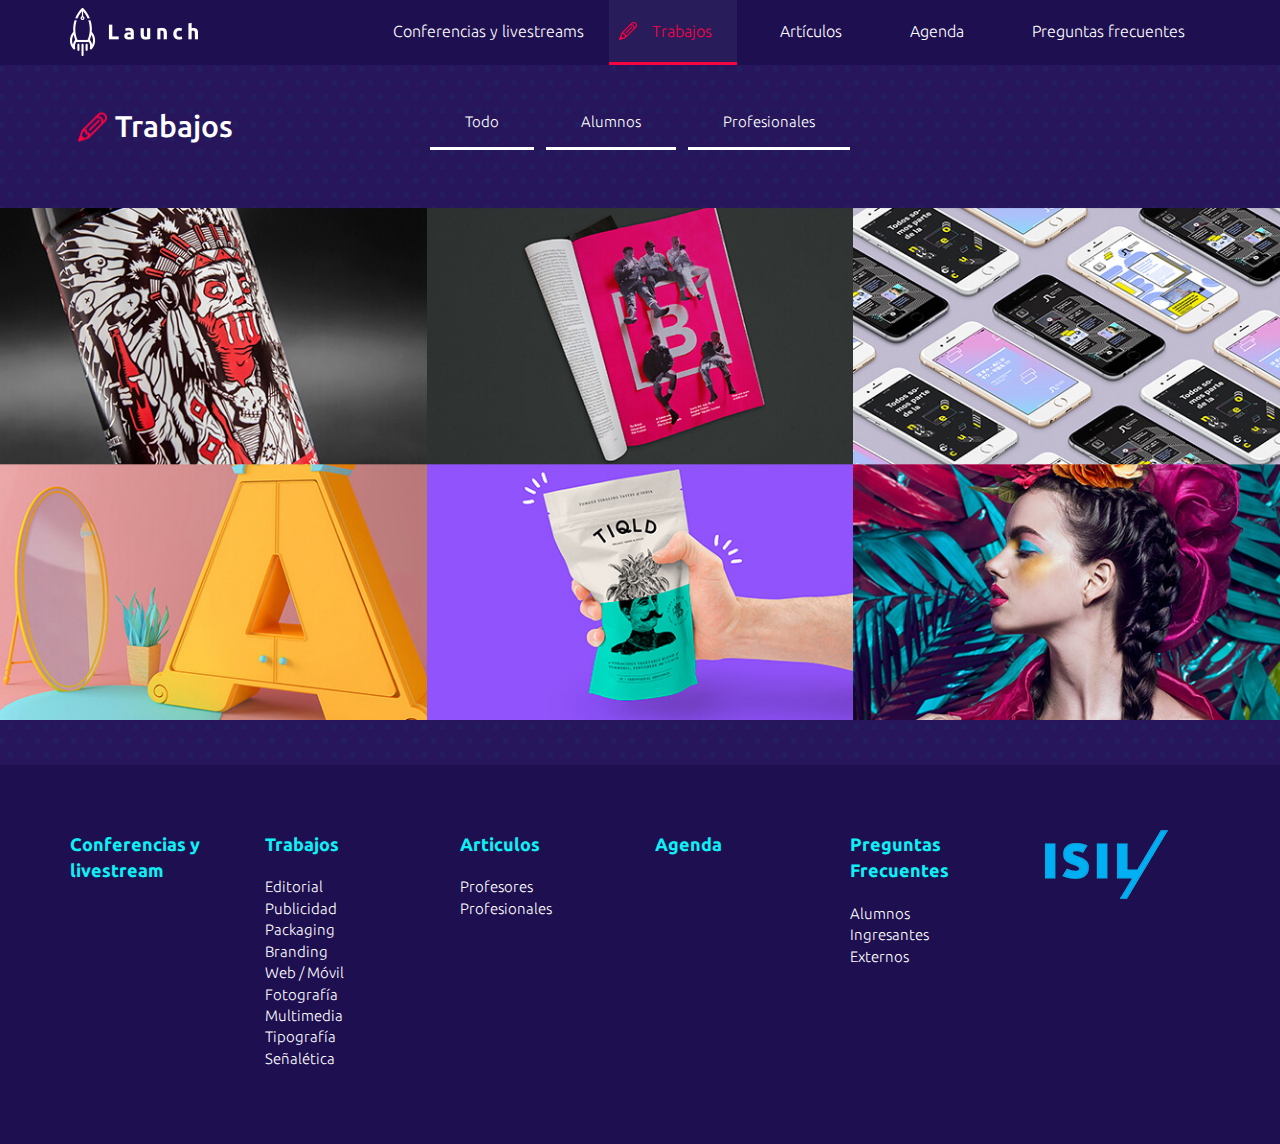
<file: isil/trabajos.html>
<!DOCTYPE html>
<html lang="es-PE">
<head>
    <meta charset="UTF-8">
    <meta name="viewport" content="width=device-width, initial-scale=1">
    <meta name="description" content="">
    <meta name="keywords" content="">
    <title>Home</title>
    <link rel="stylesheet" type="text/css" href="css/bootstrap.min.css">
    <link rel="stylesheet" type="text/css" href="css/bootstrap-theme.min.css">
    <link rel="stylesheet" type="text/css" href="css/font-awesome.css">        
    <link rel="stylesheet" type="text/css" href="css/style.css">   
    <link rel="stylesheet" type="text/css" href="css/responsive.css">
</head>
<body>
<header>
<nav class="navbar navbar-default" role="navigation">
    <div class="container header">
        <div class="navbar-header">
            <button type="button" class="navbar-toggle collapsed" data-toggle="collapse" data-target="#bs-example-navbar-collapse-1" aria-expanded="false">
                <span class="sr-only">Desplegar navegaciónn</span>
                <span class="icon-bar"></span>
                <span class="icon-bar"></span>
                <span class="icon-bar"></span>
            </button>
           <a class="navbar-brand" href="/" rel="home">
                <img src="img/logo.png" alt="" class="img-logo" />
           </a>
        </div>    
        <div class="collapse navbar-collapse" id="bs-example-navbar-collapse-1">
            <ul class="nav navbar-nav menu navbar-right">
                <li class="ico-conferencia"><a href="#">Conferencias y livestreams</a></li>
                <li class="ico-trabajo active">
                    <a title="Trabajos" href="#" data-toggle="dropdown" class="dropdown-toggle" aria-haspopup="true">Trabajos</a>
                    <ul class="dropdown-menu">
                        <li><a href="#">Editorial</a></li>
                        <li><a href="#">Publicidad</a></li>
                        <li><a href="#">Packaging</a></li>
                        <li><a href="#">Branding</a></li>
                        <li><a href="#">Web / Móvil</a></li>
                        <li><a href="#">Fotografía</a></li>
                        <li><a href="#">Multimedia</a></li> 
                        <li><a href="#">Tipografía</a></li>
                        <li><a href="#">Señalética</a></li>                                                                                                                              
                    </ul>
                </li>
                <li class="ico-articulo"><a href="#">Artículos</a></li>
                <li class="ico-agenda"><a href="#">Agenda</a></li>
                <li class="ico-pregunta"><a href="#">Preguntas frecuentes</a></li>
            </ul>
        </div>
    </div>
</nav>
</header>
<div class="wrapper">
    <section class="container contenedor-titulo">
        <div class="row">
            <div class="col-lg-3 col-md-3 col-sm-3">
                <h2 class="titulo titulo-trabajos">Trabajos</h2>
            </div>
            <div class="col-lg-6 col-md-6 col-sm-9" style="text-align: center;">
                <ul class="categoria">
                    <li><a href="#">Todo</a></li>
                    <li><a href="#">Alumnos</a></li>
                    <li><a href="#">Profesionales</a></li>
                </ul>
            </div>
        </div>    
    </section>
    <section class="container-fluid trabajos">
        <div class="row">
            <article class="col-lg-4 col-md-4 col-sm-6 contenedor-trabajos">
                <img src="img/trabajo_1.jpg" class="img-responsive" />  
                <div class="trabajo-vermas">
                    <div class="trabajo-fondo-vermas">
                        <h2>Belleza Natural</h2>
                        <h3>Isabel Macedo - Fotografía</h3>
                        <a href="#">Ver más</a>
                    </div>
                </div>
            </article>
            <article class="col-lg-4 col-md-4 col-sm-6 contenedor-trabajos">
                <img src="img/trabajo_2.jpg" class="img-responsive" />  
                <div class="trabajo-vermas">
                    <div class="trabajo-fondo-vermas">
                        <h2>Belleza Natural</h2>
                        <h3>Isabel Macedo - Fotografía</h3>
                        <a href="#">Ver más</a>
                    </div>
                </div>
            </article>
            <article class="col-lg-4 col-md-4 col-sm-6 contenedor-trabajos">
                <img src="img/trabajo_3.jpg" class="img-responsive" />  
                <div class="trabajo-vermas">
                    <div class="trabajo-fondo-vermas">
                        <h2>Belleza Natural</h2>
                        <h3>Isabel Macedo - Fotografía</h3>
                        <a href="#">Ver más</a>
                    </div>
                </div>
            </article>
            <article class="col-lg-4 col-md-4 col-sm-6 contenedor-trabajos">
                <img src="img/trabajo_4.jpg" class="img-responsive" />  
                <div class="trabajo-vermas">
                    <div class="trabajo-fondo-vermas">
                        <h2>Belleza Natural</h2>
                        <h3>Isabel Macedo - Fotografía</h3>
                        <a href="#">Ver más</a>
                    </div>
                </div>
            </article>
            <article class="col-lg-4 col-md-4 col-sm-6 contenedor-trabajos">
                <img src="img/trabajo_5.jpg" class="img-responsive" />  
                <div class="trabajo-vermas">
                      <div class="trabajo-fondo-vermas">
                        <h2>Belleza Natural</h2>
                        <h3>Isabel Macedo - Fotografía</h3>
                        <a href="#">Ver más</a>
                    </div>
                </div>
            </article>
            <article class="col-lg-4 col-md-4 col-sm-6 contenedor-trabajos">
                <img src="img/trabajo_6.jpg" class="img-responsive" />   
                <div class="trabajo-vermas">
                    <div class="trabajo-fondo-vermas">
                        <h2>Belleza Natural</h2>
                        <h3>Isabel Macedo - Fotografía</h3>
                        <a href="#">Ver más</a>
                    </div>
                </div>
            </article>            
        </div>
    </section>
</div>
<footer>
    <div class="container">
        <div class="row">
            <div class="-col-lg-2 col-md-2 col-sm-4">
                <h3><a href="#">Conferencias y livestream</a></h3>
            </div>
            <div class="-col-lg-2 col-md-2 col-sm-4">
                <h3><a href="#">Trabajos</a></h3>
                <ul>
                    <li><a href="#">Editorial</a></li>
                    <li><a href="#">Publicidad</a></li>
                    <li><a href="#">Packaging</a></li>
                    <li><a href="#">Branding</a></li>
                    <li><a href="#">Web / Móvil</a></li>
                    <li><a href="#">Fotografía</a></li>
                    <li><a href="#">Multimedia</a></li> 
                    <li><a href="#">Tipografía</a></li>
                    <li><a href="#">Señalética</a></li>       
                </ul>
            </div>
            <div class="-col-lg-2 col-md-2 col-sm-4">
                <h3><a href="#">Articulos</a></h3>
                <ul>
                    <li><a href="#">Profesores</a></li>
                    <li><a href="#">Profesionales</a></li>      
                </ul>
            </div>
            <div class="-col-lg-2 col-md-2 col-sm-4">
                <h3><a href="#">Agenda</a></h3>
            </div>
            <div class="-col-lg-2 col-md-2 col-sm-4">
                <h3><a href="#">Preguntas Frecuentes</a></h3>
                <ul>
                    <li><a href="#">Alumnos</a></li>
                    <li><a href="#">Ingresantes</a></li>
                    <li><a href="#">Externos</a></li>                              
                </ul>
            </div>
            <div class="-col-lg-2 col-md-2 col-sm-12 logo-isil">
                <a href="#"><img src="img/logo_isil.png" /></a>
            </div>
        </div>
    </div>
</footer>
<script type="text/javascript" src="js/jquery-3.2.1.min.js"></script>
<script type="text/javascript" src="js/bootstrap.min.js"></script>
</body>
</html>
</file>
<file: buenaventura2/assets/css/style.css>
@font-face{font-family:'Glober';src:url('../fonts/glober_regular.eot');src:local('☺'), url('../fonts/glober_regular.woff') format('woff'), url('../fonts/glober_regular.ttf') format('truetype'), url('../fonts/glober_regular.svg') format('svg');font-weight:400;font-style:normal;}
@font-face{font-family:'Glober';src:url('../fonts/glober_semibold.eot');src:local('☺'), url('../fonts/glober_semibold.woff') format('woff'), url('../fonts/glober_semibold.ttf') format('truetype'), url('../fonts/glober_semibold.svg') format('svg');font-weight:600;font-style:normal;}
@font-face{font-family:'Glober';src:url('../fonts/glober_bold.eot');src:local('☺'), url('../fonts/glober_bold.woff') format('woff'), url('../fonts/glober_bold.ttf') format('truetype'), url('../fonts/glober_bold.svg') format('svg');font-weight:800;font-style:normal;}
html{font-size:.85vw;}
::-moz-selection{background-color:#9dbe2d;color:#237e6f;}
::selection{background-color:#9dbe2d;color:#237e6f;}
::-webkit-scrollbar{width:8px;}
::-webkit-scrollbar-track{background:#9dbe2d;border-radius:10px;}
::-webkit-scrollbar-thumb{background:rgba(35, 126, 111, .80);border-radius:10px;}
::-webkit-scrollbar-thumb:hover{background:#237e6f}
b,
strong{font-weight:800;}
a:hover{text-decoration:none;}
div.wpcf7-validation-errors,
div.wpcf7-acceptance-missing{border:2px solid #ee5539;}
span.wpcf7-not-valid-tip{color:#ee5539;}
div.wpcf7-mail-sent-ok{border:2px solid #139148;}
div.wpcf7 .ajax-loader{display:block;margin:0 auto;margin-top:1rem;}
body{font-family:'Glober';font-size:1rem;color:#333333;font-weight:400;line-height:1.3;}
body.preloader{overflow:hidden;}
body .overlay{background-color:#fff;position:fixed;width:100%;height:100%;top:0px;left:0px;z-index:9999;}
body .overlay #loader{display:block;position:relative;left:50%;top:50%;width:150px;height:150px;margin:-75px 0 0 -75px;border-radius:50%;border:3px solid transparent;border-top-color:#237e6f;-webkit-animation:spin 2s linear infinite;animation:spin 2s linear infinite;}
body .overlay #loader:before{content:"";position:absolute;top:5px;left:5px;right:5px;bottom:5px;border-radius:50%;border:3px solid transparent;border-top-color:#9dbe2d;-webkit-animation:spin 3s linear infinite;animation:spin 3s linear infinite;}
body .overlay #loader:after{content:"";position:absolute;top:15px;left:15px;right:15px;bottom:15px;border-radius:50%;border:3px solid transparent;border-top-color:#f0bb00;-webkit-animation:spin 1.5s linear infinite;animation:spin 1.5s linear infinite;}
@-webkit-keyframes spin{0%{-webkit-transform:rotate(0deg);-ms-transform:rotate(0deg);transform:rotate(0deg);}
100%{-webkit-transform:rotate(360deg);-ms-transform:rotate(360deg);transform:rotate(360deg);}
}
@keyframes spin{0%{-webkit-transform:rotate(0deg);-ms-transform:rotate(0deg);transform:rotate(0deg);}
100%{-webkit-transform:rotate(360deg);-ms-transform:rotate(360deg);transform:rotate(360deg);}
}
.form-group{margin-bottom:2rem;}
#c-button--slide-right{border:none;background-color:transparent;width:4rem;height:3rem;display:-webkit-box;display:-ms-flexbox;display:flex;-webkit-box-pack:justify;-ms-flex-pack:justify;justify-content:space-between;-webkit-box-orient:vertical;-webkit-box-direction:normal;-ms-flex-direction:column;flex-direction:column;position:relative;-webkit-transform:rotate(0deg);-ms-transform:rotate(0deg);transform:rotate(0deg);-webkit-transition:.5s ease-out;-o-transition:.5s ease-out;transition:.5s ease-out;cursor:pointer;padding:0;}
#c-button--slide-right span{display:block;height:0.5rem;width:4.5rem;background:#fff;border-radius:9px;opacity:1;-webkit-transform:rotate(0deg);-ms-transform:rotate(0deg);transform:rotate(0deg);-webkit-transition:.25s ease-out;-o-transition:.25s ease-out;transition:.25s ease-out;}
.c-mask{background-color:transparent;}
.c-menu{background-color:rgba(47, 47, 47, .9);}
.c-menu--slide-right .c-menu__close{padding:0;color:#fff;background:transparent;height:6rem;display:-webkit-box;display:-ms-flexbox;display:flex;-webkit-box-align:center;-ms-flex-align:center;align-items:center;-webkit-box-pack:end;-ms-flex-pack:end;justify-content:flex-end;}
.c-menu--slide-right .c-menu__close i{margin-right:3rem;font-size:4.5rem;}
.c-menu--slide-right .c-menu__item{font-size:1.5rem;padding:1rem 4rem;text-align:left;}
.c-menu--slide-right .c-menu__item a{color:#fff;}
.container,
.container-fluid{padding-left:2.5rem;padding-right:2.5rem;}
.row{margin-right:-2.5rem;margin-left:-2.5rem;}
[class*="col-"],
.col{padding-left:2.5rem;padding-right:2.5rem;}
.sin-padding{padding-left:0;padding-right:0;}
.seccion{padding:4rem 0;position:relative;}
.burguer.open i:before{content:"\f00d";}
header.cabecera{left:0;top:0;position:fixed;width:100%;background-color:#f1f2f2;-webkit-box-shadow:0px 12px 10px -10px rgba(179, 179, 179, 1);box-shadow:0px 12px 10px -10px rgba(179, 179, 179, 1);z-index:4;}
header.cabecera .container{display:-webkit-box;display:-ms-flexbox;display:flex;-webkit-box-align:center;-ms-flex-align:center;align-items:center;-webkit-box-pack:justify;-ms-flex-pack:justify;justify-content:space-between;}
header.cabecera .container .logo{width:15rem;}
header.cabecera .container .botones{display:-webkit-box;display:-ms-flexbox;display:flex;-webkit-box-pack:justify;-ms-flex-pack:justify;justify-content:space-between;}
header.cabecera .container .botones .link-cabecera{display:-webkit-box;display:-ms-flexbox;display:flex;-webkit-box-pack:justify;-ms-flex-pack:justify;justify-content:space-between;background-color:#fff;padding:1.4rem;color:#237e6f;font-size:.9rem;-webkit-box-align:center;-ms-flex-align:center;align-items:center;-webkit-transition:all .3s ease-out;-o-transition:all .3s ease-out;transition:all .3s ease-out;}
header.cabecera .container .botones .link-cabecera:hover{opacity:.8;}
header.cabecera .container .botones .link-cabecera .izquierda{width:2rem;}
header.cabecera .container .botones .link-cabecera .derecha{line-height:1;margin-left:1rem;padding-top:.1rem;font-weight:600;}
header.cabecera .container .botones .texto-menu{display:-webkit-box;display:-ms-flexbox;display:flex;-webkit-box-pack:justify;-ms-flex-pack:justify;justify-content:space-between;-webkit-box-align:center;-ms-flex-align:center;align-items:center;padding-right:1.4rem;padding-top:0.3rem;font-weight:800;color:#808285;font-size:1.2rem;}
header.cabecera .container .botones .texto-menu .verde{color:#237f70;}
header.cabecera .container .botones .burguer{display:-webkit-box;display:-ms-flexbox;display:flex;-webkit-box-pack:center;-ms-flex-pack:center;justify-content:center;-webkit-box-align:center;-ms-flex-align:center;align-items:center;color:#fff;background-color:#a7c82d;padding:1.4rem;width:4.99rem;-webkit-transition:all .3s ease-out;-o-transition:all .3s ease-out;transition:all .3s ease-out;}
header.cabecera .container .botones .burguer:hover{opacity:.8}
header.cabecera .container .botones .burguer i{line-height:1;font-size:1.7rem;}
nav.lista-menu{position:fixed;height:100%;width:100%;top:0;left:0;z-index:3;display:-webkit-box;display:-ms-flexbox;display:flex;-webkit-box-align:center;-ms-flex-align:center;align-items:center;-webkit-box-pack:center;-ms-flex-pack:center;justify-content:center;-webkit-box-orient:vertical;-webkit-box-direction:normal;-ms-flex-direction:column;flex-direction:column;-webkit-transition:all .5s ease-out;-o-transition:all .5s ease-out;transition:all .5s ease-out;-webkit-transform:translateY(-100%);-ms-transform:translateY(-100%);transform:translateY(-100%);background-color:#fff;}
nav.lista-menu.open{-webkit-transform:translateY(0);-ms-transform:translateY(0);transform:translateY(0);}
nav.lista-menu .item-menu{height:33.33%;width:100%;display:-webkit-box;display:-ms-flexbox;display:flex;-webkit-box-align:center;-ms-flex-align:center;align-items:center;color:#fff;font-size:2.5rem;text-transform:uppercase;font-weight:800;-webkit-transition:all .3s ease-out;-o-transition:all .3s ease-out;transition:all .3s ease-out;line-height:1;}
nav.lista-menu .item-menu .container{display:-webkit-box;display:-ms-flexbox;display:flex;-webkit-box-align:center;-ms-flex-align:center;align-items:center;}
nav.lista-menu .item-menu:hover{opacity:.8;}
nav.lista-menu .item-menu img{height:4.9rem;}
nav.lista-menu .item-menu span{margin-left:2rem;padding-top:.7rem;}
nav.lista-menu .item-menu:nth-child(1){background-color:#f18700;}
nav.lista-menu .item-menu:nth-child(2){background-color:#fac500;}
nav.lista-menu .item-menu:nth-child(3){background-color:#237e6f;}
.banner{height:100vh;background-color:#247d70;overflow:hidden;color:#fff;-webkit-transition:.25s ease-out;-o-transition:.25s ease-out;transition:.25s ease-out;}
.banner .cuadrado{background:#247d70;width:52%;padding-bottom:52%;position:absolute;top:50%;-webkit-transform:translateY(-50%) rotate(-45deg);-ms-transform:translateY(-50%) rotate(-45deg);transform:translateY(-50%) rotate(-45deg);left:0;}
.banner .contenedor-triangulo{opacity:0;height:100%;position:relative;z-index:2;-webkit-transition:all 1.5s ease-out;-o-transition:all 1.5s ease-out;transition:all 1.5s ease-out;-webkit-transform:translateX(-100%);-ms-transform:translateX(-100%);transform:translateX(-100%);}
.banner .contenedor-triangulo.active{opacity:1;-webkit-transform:translateX(0%);-ms-transform:translateX(0%);transform:translateX(0%);}
.banner .triangulo-info{position:absolute;top:0;height:100%;width:58.3%;}
.banner .triangulo-info img{height:100%;position:absolute;right:-11%;}
.banner .container{position:absolute;left:0;right:0;top:50%;-webkit-transform:translateY(-50%);-ms-transform:translateY(-50%);transform:translateY(-50%);}
.banner .lista-imagenes{height:100%;-webkit-transform:translateY(-100%);-ms-transform:translateY(-100%);transform:translateY(-100%);position:relative;z-index:1;}
.banner .lista-imagenes .coluna-imagenes{height:100%;width:66.66%;margin-left:33.333333%;}
.banner .lista-imagenes .coluna-imagenes img{opacity:0;width:100%;height:33.333333%;-o-object-fit:cover;object-fit:cover;-o-object-position:center;object-position:center;-webkit-transform:translateX(100%);-ms-transform:translateX(100%);transform:translateX(100%);-webkit-transition-property:all;-o-transition-property:all;transition-property:all;-webkit-transition-duration:1.1s;-o-transition-duration:1.1s;transition-duration:1.1s;-webkit-transition-timing-function:ease-out;-o-transition-timing-function:ease-out;transition-timing-function:ease-out;}
.banner .lista-imagenes .coluna-imagenes img:nth-child(1){-webkit-transition-delay:.6s;-o-transition-delay:.6s;transition-delay:.6s;}
.banner .lista-imagenes .coluna-imagenes img:nth-child(2){-webkit-transition-delay:.9s;-o-transition-delay:.9s;transition-delay:.9s;}
.banner .lista-imagenes .coluna-imagenes img:nth-child(3){-webkit-transition-delay:1.2s;-o-transition-delay:1.2s;transition-delay:1.2s;}
.banner .lista-imagenes.active .coluna-imagenes img{opacity:1;-webkit-transform:translateX(0);-ms-transform:translateX(0);transform:translateX(0);}
.banner .contenido-texto-banner{}
.banner .contenido-texto-banner h2{font-size:2.5rem;font-weight:400;margin:0;margin-bottom:8rem;}
.banner .contenido-texto-banner h1{font-size:4rem;font-weight:800;margin:0}
.banner .btn-descarga{margin-top:8rem}
#nosotros{background-color:#f18700;color:#fff;}
.columna-contenido .cuerpo-contenido{opacity:1;-webkit-transition:all .3s ease-out;-o-transition:all .3s ease-out;transition:all .3s ease-out;}
.columna-contenido .cuerpo-contenido.active{opacity:0;}
.columna-contenido img{height:5.5rem;margin-bottom:2rem;}
.columna-contenido h2{font-size:3.2rem;font-weight:800;margin-bottom:2rem;}
.columna-contenido p{font-size:2rem;}
.contenedor-imagen{-webkit-transition:all .3s ease-out;-o-transition:all .3s ease-out;transition:all .3s ease-out;display:block;padding-top:100%;position:relative;min-height:100%;}
.contenedor-imagen .borde-conetendor-imagen{padding-top:0 !important;height:100%;left:0;overflow:hidden;top:0;width:100%;position:absolute;-webkit-transform:translate3d(0, 0, 0);transform:translate3d(0, 0, 0);-webkit-transition:all 0.4s ease;-o-transition:all 0.4s ease;transition:all 0.4s ease;}
.contenedor-imagen .borde-conetendor-imagen.active{}
.contenedor-imagen .borde-conetendor-imagen img{position:absolute;-webkit-transform:translate3d(0, 0, 0);transform:translate3d(0, 0, 0);-webkit-transition:all 0.4s ease;-o-transition:all 0.4s ease;transition:all 0.4s ease;width:77rem;left:-17rem;height:100%;-o-object-position:center;object-position:center;-o-object-fit:cover;object-fit:cover;}
#operaciones{overflow:hidden;}
#operaciones .contenedor-imagen{display:none;}
#operaciones .contenedor-imagen.abierto{display:block;}
#operaciones .contenedor-imagen.abierto .contenedor-muestras{position:absolute;top:2rem;right:2rem;-webkit-transition:all 0.4s ease;-o-transition:all 0.4s ease;transition:all 0.4s ease;width:50%;}
#operaciones .contenedor-imagen .borde-conetendor-imagen img{right:0;width:70rem;left:auto !important;}
.contenedor-muestras{display:-webkit-box;display:-ms-flexbox;display:flex;-webkit-box-orient:vertical;-webkit-box-direction:normal;-ms-flex-direction:column;flex-direction:column;-webkit-box-pack:start;-ms-flex-pack:start;justify-content:flex-start;-webkit-box-align:end;-ms-flex-align:end;align-items:flex-end;}
.contenedor-muestras .item-muestra{margin-bottom:1.5rem;background-color:#fff;display:-webkit-box;display:-ms-flexbox;display:flex;width:100%;}
.contenedor-muestras .item-muestra:last-child{margin-bottom:0;}
.contenedor-muestras .item-muestra .muestra-texto{background-color:#fff;color:#989898;font-weight:800;padding:0.3rem .7rem 0;display:-webkit-box;display:-ms-flexbox;display:flex;-webkit-box-align:center;-ms-flex-align:center;align-items:center;-webkit-box-flex:1;-ms-flex-positive:1;flex-grow:1;line-height:1;font-size:1.5rem;min-height:3.1rem;}
.contenedor-muestras .item-muestra .muestra-simbolo{background-color:#989898;color:#fff;margin-left:.2rem;font-weight:800;padding:.5rem;display:-webkit-box;display:-ms-flexbox;display:flex;-webkit-box-align:center;-ms-flex-align:center;align-items:center;min-width:2.5rem;-webkit-box-pack:center;-ms-flex-pack:center;justify-content:center;font-size:1.5rem;}
.contenedor-imagen .borde-conetendor-imagen img.active{left:0 !important;}
.cuerpo-contenido .links-operaciones{display:block;border:.15rem solid transparent;border-bottom-color:#fff;color:#fff;
	-webkit-transition:all 0.4s ease;
	-o-transition:all 0.4s ease;
	transition:all 0.4s ease;
	font-size: 1.5rem;
    padding: 2.3rem 2rem 1.9rem 2rem;
    line-height: 1;
    font-weight: 700;}
.cuerpo-contenido .links-operaciones.abierto{background-color:#fff;color:#fac500;}
#operaciones .contenedor-imagen .borde-conetendor-imagen img.active{right:0 !important;left:auto;}
.btn-descarga{display:-webkit-inline-box;display:-ms-inline-flexbox;display:inline-flex;border:.2rem solid #fff;padding:1rem;color:#fff;text-decoration:none;-webkit-box-align:center;-ms-flex-align:center;align-items:center;-webkit-box-pack:justify;-ms-flex-pack:justify;justify-content:space-between;margin-top:5rem;-webkit-transition:all .3s ease-out;-o-transition:all .3s ease-out;transition:all .3s ease-out;position:relative;z-index:2}
.btn-descarga:hover{color:#fff;}
.btn-descarga svg{height:2.5rem;}
.btn-descarga.active,
.btn-descarga:hover{background-color:#fff;}
.btn-descarga.btn-naranja.active{border-color:#f18700;color:#f18700;}
.btn-descarga.btn-naranja.active svg path{fill:#f18700;}
.btn-descarga.btn-naranja.active,
.btn-descarga.btn-naranja:hover{border-color:#f18700;color:#f18700;}
.btn-descarga.btn-naranja.active svg path,
.btn-descarga.btn-naranja:hover svg path{fill:#f18700;}
.btn-descarga.btn-amarillo.active,
.btn-descarga.btn-amarillo:hover{border-color:#fac500;color:#fac500;}
.btn-descarga.btn-amarillo.active svg path,
.btn-descarga.btn-amarillo:hover svg path{fill:#fac500;}
.btn-descarga.btn-amarillo.active{border-color:#fac500;color:#fac500;}
.btn-descarga.btn-amarillo.active svg path{fill:#fac500;}
.btn-descarga.btn-verde.active,
.btn-descarga.btn-verde:hover{border-color:#237e6f;color:#237e6f;}
.btn-descarga.btn-verde.active svg path,
.btn-descarga.btn-verde:hover svg path{fill:#237e6f;}
.btn-descarga .texto-boton{font-size:.9rem;margin-left:2rem;margin-right:2rem;}
#operaciones{background-color:#fac500;color:#fff;}
#sostenibilidad{background-color:#237e6f;color:#fff;}
.acordion{color:#197868;background-color:#fff;display:-webkit-box;display:-ms-flexbox;display:flex;margin-top:2rem;cursor:pointer;}
.acordion:first-child{margin-top:0rem;}
.acordion .imagen-acordion{position:relative;-webkit-box-flex:1;-ms-flex-positive:1;flex-grow:1;}
.acordion .imagen-acordion img{width:100%;position:absolute;height:100%;-o-object-fit:cover;object-fit:cover;-o-object-position:center;object-position:center;}
.acordion .titulo-acordion{font-size:1.5rem;padding-right:3rem;padding:2.3rem 5rem 1.9rem 2rem;line-height:1;font-weight:700;position:relative;width:64%;}
.acordion .titulo-acordion i{position:absolute;right:2rem;top:50%;-webkit-transform:translateY(-50%);-ms-transform:translateY(-50%);transform:translateY(-50%);}
.cuerpo-acordion{padding:2.5rem 2.3rem;background-color:#176657;display:none;}
.cuerpo-acordion p{font-size:1.28rem;padding-top:1.7rem;padding-bottom:1.7rem;margin:0;border-bottom:.15rem solid #fff;line-height: 1.2;}
.cuerpo-acordion p big{font-size:2.3rem;font-weight:800;}
.cuerpo-acordion p:first-child{padding-top:0;}
.cuerpo-acordion p:last-child{margin-bottom:0;padding-bottom:0;border:none;}
footer{background-color:#176657;color:#fff;padding-top:2rem;padding-bottom:2rem;}
footer .logob{width:100%;}
footer h3{margin:0;font-size:1.5rem;font-weight:800;padding-top:.35rem;}
@media(min-width:1200px){.container{max-width:73.8%;}
.container-especial{max-width:95%;}
}
@media(max-width:1199px){html{font-size:12px;}
}
@media(max-width:991px){.banner .contenedor-triangulo{height:50%;}
.banner .cuadrado{display:none;}
.banner .lista-imagenes{height:50%;-webkit-transform:translateY(0);-ms-transform:translateY(0);transform:translateY(0);}
.banner .triangulo-info{width:100%;}
.banner .triangulo-info img{right:0;}
.banner .contenido-texto-banner h2{margin-bottom:1.5rem;font-size:2rem;}
.banner .contenido-texto-banner h1{font-size:2.5rem;padding-right:5rem;}
.banner .btn-descarga{margin-top:2rem;background-color:#247d70;}
.banner .lista-imagenes .coluna-imagenes{height:100%;width:100%;margin-left:0;}
#nosotros .columna-presentacion,
#sostenibilidad .columna-presentacion{-webkit-box-ordinal-group:3;-ms-flex-order:2;order:2;}
#operaciones .contenedor-imagen{display:none;min-height:26rem;}
#operaciones .contenedor-imagen .borde-conetendor-imagen{height:100%;position:absolute;top:0;width:100%;}
#operaciones .contenedor-imagen .borde-conetendor-imagen img{right:auto;position:absolute;}
#operaciones .contenedor-imagen.abierto .contenedor-muestras{width:50%;position:relative;top:auto;right:auto;padding:2rem;margin-left:auto;}
.columna-contenido{margin-bottom:2rem;}
.columna-contenido h2{font-size:2.5rem;}
.columna-contenido p{font-size:1.6rem;}
.contenedor-imagen{padding-top:0;}
.contenedor-imagen .borde-conetendor-imagen{position:relative;left:auto;right:auto;}
.contenedor-imagen .borde-conetendor-imagen img{position:relative;width:100%;left:auto}
}
@media(max-width:767px){html{font-size:4vw;}
.container,
.container-fluid{padding-left:1rem;padding-right:1rem;max-width:100%}
.row{margin-right:-1rem;;margin-left:-1rem;;}
[class*="col-"],
.col{padding-left:1rem;;padding-right:1rem;}
header.cabecera .container .logo{width:3rem;}
header.cabecera .container{padding-right:0;}
header.cabecera .container .botones .texto-menu{width:41.6%;margin-left:auto;padding-right:1rem;-webkit-box-orient:vertical;-webkit-box-direction:normal;-ms-flex-direction:column;flex-direction:column;-webkit-box-align:start;-ms-flex-align:start;align-items:flex-start;font-size:.9rem;-webkit-box-pack:center;-ms-flex-pack:center;justify-content:center;line-height:1;padding-top:.7rem;}
header.cabecera .container .botones .texto-menu .verde{font-size:2rem;line-height:1;}
header.cabecera .container .botones .link-cabecera{padding:1rem;}
header.cabecera .container .botones .link-cabecera .izquierda{width:3.5rem;}
header.cabecera .container .botones .link-cabecera .derecha{display:none;}
header.cabecera .container .botones .burguer{padding:1rem;width:5rem;}
header.cabecera .container .botones .burguer i{font-size:2.5rem;}
.banner .contenedor-triangulo{height:48%;}
.banner .contenido-texto-banner h2{font-size:1.6rem;padding-top:.5rem;}
.banner .lista-imagenes{height:52%;}
nav.lista-menu .item-menu{font-size:2rem;}
nav.lista-menu .item-menu img{height:4rem;}
.seccion{padding-bottom:0;padding-top:2rem;}
.banner .btn-descarga{margin-top:0;background-color:#247d70;}
.btn-descarga{margin-top:0;position:absolute;top:0;right:1rem;padding:.5rem;}
.btn-descarga svg{height:3rem;}
.btn-descarga .texto-boton{display:none;}
.banner .contenido-texto-banner h1 span{display:block;}
#nosotros .columna-presentacion,
#operaciones .columna-presentacion{padding:0;}
.cuerpo-contenido .links-operaciones{}
.acordion{margin-top:1rem;}
.acordion .titulo-acordion{padding:1.2rem 5rem .8rem 1rem;min-height:6rem;display:-webkit-box;display:-ms-flexbox;display:flex;-webkit-box-align:center;-ms-flex-align:center;align-items:center;width:72%;}
.acordion .titulo-acordion i{position:absolute;right:1rem;top:auto;-webkit-transform:none;-ms-transform:none;transform:none;bottom:1rem;}
.cuerpo-acordion{padding:1rem;}
.cuerpo-acordion p{font-size:1.5rem;padding:1rem 0;}
#operaciones .contenedor-imagen.abierto .contenedor-muestras{width:100%;position:relative;top:auto;right:auto;padding:2rem 1rem;}
#sostenibilidad{padding-bottom:2rem;}
footer{padding-top:1rem;padding-bottom:1rem;}
footer .logob{width:80%;}
footer h3{margin:0;font-size:1rem;font-weight:800;padding-top:.3rem;}
}
</file>
<file: isil/css/style.css>
@font-face {
    font-family: 'Ubuntu-L';
    src: url('../fonts/Ubuntu-L.eot');
    src: local('â˜º'), 
    url('../fonts/Ubuntu-L.woff') format('woff'), 
    url('../fonts/Ubuntu-L.ttf') format('truetype'), 
    url('../fonts/Ubuntu-L.svg') format('svg');
    font-weight: normal;
    font-style: normal;
}

@font-face {
    font-family: 'Ubuntu-M';
    src: url('../fonts/Ubuntu-M.eot');
    src: local('â˜º'), 
    url('../fonts/Ubuntu-M.woff') format('woff'), 
    url('../fonts/Ubuntu-M.ttf') format('truetype'), 
    url('../fonts/Ubuntu-M.svg') format('svg');
    font-weight: normal;
    font-style: normal;
}

@font-face {
    font-family: 'Ubuntu-B';
    src: url('../fonts/Ubuntu-B.eot');
    src: local('â˜º'), 
    url('../fonts/Ubuntu-B.woff') format('woff'), 
    url('../fonts/Ubuntu-B.ttf') format('truetype'), 
    url('../fonts/Ubuntu-B.svg') format('svg');
    font-weight: normal;
    font-style: normal;
}


body
{
    background-image: url('../img/trama.jpg');
    background-position: center;
    background-repeat: repeat;
    font-family: 'Ubuntu-M';
    font-size:16px;
}

.wrapper
{
    padding-bottom: 45px;    
}

.wrapper-blanco
{
    padding-bottom: 45px; 
    background: #fff;   
}

.img-responsive
{
    width: 100%;
}

.navbar-default
{
    border: 0;
    margin: 0;
    background: #1e0f50;
    border-radius: 0px;
    box-shadow: none;
}

.navbar-default .navbar-nav>li>a,
.navbar-default .navbar-nav>li>a:focus {
    font-family: 'Ubuntu-L';
    color: #fff;
    padding-top: 21px;
    padding-bottom: 21px;
}

.navbar-default .navbar-nav>.open>a, 
.navbar-default .navbar-nav>.open>a:focus, 
.navbar-default .navbar-nav>.open>a:hover,
.navbar-default .navbar-nav>li>a:hover,
.navbar-default .navbar-nav>.active>a, 
.navbar-default .navbar-nav>.active>a:focus, 
.navbar-default .navbar-nav>.active>a:hover{

    background: transparent;
    color: #f60543;
}

.navbar-default .navbar-nav>.active>a, 
.navbar-default .navbar-nav>.open>a
{
    color: #f60543;
    background: transparent;
        box-shadow: none;
}

.navbar-default .navbar-nav> li.active
{
    background-color: #281c5a;
}

.navbar-default .navbar-collapse, 
.navbar-default .navbar-form
{
    border-color: transparent;
}

.navbar-brand, .navbar-nav>li>a {
     text-shadow: none;
}

.navbar-brand
{
    padding-top: 8px;
    padding-bottom: 8px;
}

.navbar-nav.menu>li::before,
.navbar-nav.menu>li.active::before, 
.navbar-nav.menu>li::after,
.navbar-nav.menu>li.active::after {
    width:100%;
    height:1px;
    z-index:9999;
    content:'';
    position:absolute;
    bottom:-3px;
    left:0;
    box-sizing:border-box;
    -webkit-transform:scale(0);
    -ms-transform:scale(0);
    transform:scale(0);
    transition:0.5s;
    -webkit-transition:0.5s;
    -moz-transition:0.5s;
    -o-transition:0.5s;
    -ms-transition:0.5s;
}
.navbar-nav.menu>li::before, 
.navbar-nav.menu>li.active{
    border-bottom:3px solid #f60543;
    -webkit-transform-origin:0% 100%;
    -ms-transform-origin:0% 100%;
    transform-origin:0% 100%;
}
.navbar-nav.menu>li:hover::after, 
.navbar-nav.menu>li:hover::before{
    -webkit-transform:scale(1);
    -ms-transform:scale(1);
    transform:scale(1);
}

.navbar-nav.menu >li > a
{
    padding-left: 43px;
    padding-right: 25px;
}

.navbar-nav.menu >li.ico-trabajo:hover > a,
.navbar-nav.menu >li.open.ico-trabajo > a,
.navbar-nav.menu >li.active.ico-trabajo > a 
 {
    background-image: url(../img/ico-trabajo.png);
    background-position: 10px center;
    background-repeat: no-repeat;
}

.navbar-nav.menu >li.ico-conferencia:hover > a,
.navbar-nav.menu >li.open.ico-conferencia > a,
.navbar-nav.menu >li.active.ico-conferencia > a 
 {
    background-image: url(../img/ico-conferencia.png);
    background-position: 10px center;
    background-repeat: no-repeat;
}

.navbar-nav.menu >li.ico-articulo:hover > a,
.navbar-nav.menu >li.open.ico-articulo > a,
.navbar-nav.menu >li.active.ico-articulo > a 
 {
    background-image: url(../img/ico-articulo.png);
    background-position: 10px center;
    background-repeat: no-repeat;
}

.navbar-nav.menu >li.ico-agenda:hover > a,
.navbar-nav.menu >li.open.ico-agenda > a,
.navbar-nav.menu >li.active.ico-agenda > a 
 {
    background-image: url(../img/ico-agenda.png);
    background-position: 10px center;
    background-repeat: no-repeat;
}

.navbar-nav.menu >li.ico-pregunta:hover > a,
.navbar-nav.menu >li.open.ico-pregunta > a,
.navbar-nav.menu >li.active.ico-pregunta > a 
 {
    background-image: url(../img/ico-pregunta.png);
    background-position: 10px center;
    background-repeat: no-repeat;
}

.navbar-nav>li>.dropdown-menu {
    margin-top: 0;
    border-top-left-radius: 0;
    border-top-right-radius: 0;
    border-top: 3px solid #f60543;
}

.dropdown-menu
{
    color: #fff;
    font-size: 14px;
    text-align: center;
    background-color: #281c5a;
    padding: 10px 0px;
    border: none;
    box-shadow: none;
    min-width: 142px;
}

.dropdown-menu>li>a {
    font-family: 'Ubuntu-L';
    color: #fff;
    box-shadow: none;
    padding-top: 6px;
    padding-bottom: 6px;
}

.dropdown-menu>.active>a,
.dropdown-menu>.active>a:focus,
.dropdown-menu>.active>a:hover,
.dropdown-menu>li>a:focus,
.dropdown-menu>li>a:hover{
    color:#f60543;
    box-shadow: none;
    background: transparent;
}

.home-seccion-1
{
    text-align: center;
    padding: 45px 25%;
}

.home-seccion-1 h2,
.home-seccion-3 h2,
.seccion-lista-categorias  h2
{
    color: #0ff0f5;
    font-size: 30px;
    margin: 0px;
    margin-bottom: 21px;
    position: relative;
    padding-bottom: 23px;
    text-align: center;
}

.home-seccion-1 h2:before,
.home-seccion-3 h2:before,
.seccion-lista-categorias  h2:before{
    content: "";
    position: absolute;
    width: 100px;
    height: 1px;
    bottom: 0;
    left: 50%;
    border-bottom: 3px solid #0ff0f5;
    transform: translateX(-50%);
    text-align: center;
}

.home-seccion-1 h3
{
    color: #fff;
    font-size: 18px;
    font-family: 'Ubuntu-L';
    margin: 0px;
}

.home-seccion-2 .contenedor-proyectos
{
    padding: 0px;
    padding-bottom: 35%;
    position: relative;
}

.home-seccion-2 .contenedor-proyectos img
{
    position: absolute;
    top: 0px;
    left: 0px;
    object-fit: cover;
    height: 100%;
}

.home-seccion-3.container
{
    padding-top: 65px;
    padding-bottom: 0px;
}

.home-seccion-3 .lista-categorias
{
     text-align: center;
     margin-bottom: 18px;
}

.home-seccion-3 .lista-categorias a
{
    text-decoration: none;
     color: #fff;
     font-size: 20px;
}

.home-seccion-3 .lista-categorias a:hover
{
     color: #f60543;
}

.contenedor-titulo
{
    color: #fff;
    padding-top: 45px;
    padding-bottom: 45px;
}

.contenedor-titulo ul.categoria
{
    list-style: none;
    padding: 0px;
    display: inline-block;
    margin: 0;
}

.contenedor-titulo ul.categoria li
{
    display: inline-block;
    padding: 0 4px;
    padding-bottom: 30px;
}


.contenedor-titulo ul.categoria li a
{
    color: #fff;
    text-decoration: none;
    font-size: 15px;
    font-family: 'Ubuntu-L';
    padding: 0 35px 20px 35px ;
    position: relative;    
}

.contenedor-titulo ul.categoria li:hover a
{
    color: #f60543;   
}

.contenedor-titulo ul.categoria li a:before
{
    content: "";
    position: absolute;
    width: 100%;
    height: 1px;
    bottom: 0;
    left: 50%;
    border-bottom: 3px solid #fff;
    transform: translateX(-50%);
    text-align: center;  
}

.contenedor-titulo ul.categoria li:hover  a:before
{
    border-bottom: 3px solid #f60543; 
}


.contenedor-titulo h2.titulo
{
    font-size: 30px;
    position: relative;
    padding-left: 45px;
    margin: 0px;
    margin-bottom: 20px;    
}

.contenedor-titulo h2.titulo:before
{
    background-position: center;
    background-repeat: no-repeat;
    width: 29px;
    height: 29px;
    position: absolute;
    top: 50%;
    transform: translateY(-50%);
    left: 8px;
    content: " ";
}

.contenedor-titulo h2.titulo.titulo-trabajos:before
{
    background-image: url(../img/ico-trabajo-grande.png);
}

.contenedor-titulo h2.titulo.titulo-articulos:before
{
    background-image: url(../img/ico-articulos-grande.png);
}

.contenedor-titulo h2.titulo.titulo-preguntas:before
{
    background-image: url(../img/ico-preguntas-grande.png);
}

.trabajos
{

}

.trabajos .contenedor-trabajos,
.home-seccion-2 .contenedor-proyectos
{
    padding: 0px;
    padding-bottom: 20%;
    position: relative;
    overflow: hidden;
    height: auto;
    background-color: #0ff0f5;
}

.home-seccion-2 .contenedor-proyectos
{
    padding-bottom: 34%;
}

.trabajos .contenedor-trabajos img,
.home-seccion-2 .contenedor-proyectos img
{
    position: absolute;
    top: 0px;
    left: 0px;
    object-fit: cover;
    height: 100%;
    z-index: 2;
    transition: all 0.5s;
    -webkit-transition:all 0.5s;
    -moz-transition:all 0.5s;
    -o-transition:all 0.5s;
    -ms-transition:all 0.5s;
}

.trabajos .contenedor-trabajos:hover img,
.home-seccion-2 .contenedor-proyectos:hover img
{
    -ms-filter: "progid:DXImageTransform.Microsoft.Alpha(Opacity=50)";
    filter: alpha(opacity=50);
    -moz-opacity: 0.5;
    -khtml-opacity: 0.5;
    opacity: 0.5;
    filter: grayscale(100%);
    -webkit-filter: grayscale(100%);
}

.trabajos .contenedor-trabajos .trabajo-vermas,
.home-seccion-2 .contenedor-proyectos .trabajo-vermas
{
    position: absolute;
    top: -300px;
    left: 0px;
    height: 100%;
    width: 100%;
    transition: all 0.5s;
    -webkit-transition:all 0.5s;
    -moz-transition:all 0.5s;
    -o-transition:all 0.5s;
    -ms-transition:all 0.5s;
}

.trabajos .contenedor-trabajos:hover .trabajo-vermas,
.home-seccion-2 .contenedor-proyectos:hover .trabajo-vermas
{
    top: 0px;
    z-index: 3;
}

.trabajos .contenedor-trabajos .trabajo-vermas .trabajo-fondo-vermas,
.home-seccion-2 .contenedor-proyectos .trabajo-vermas .trabajo-fondo-vermas
{
    color: #fff;
    position: absolute;
    top: 50%;
    left: 0;
    transform: translate(0,-50%);
    text-align: center;
    right: 0;
}

.trabajos .contenedor-trabajos .trabajo-vermas .trabajo-fondo-vermas h2,
.home-seccion-2 .contenedor-proyectos .trabajo-vermas .trabajo-fondo-vermas h2
{
    margin: 0px;
    margin-bottom: 15px;
    font-size: 35px;
    line-height: 1;
}

.trabajos .contenedor-trabajos .trabajo-vermas .trabajo-fondo-vermas h3,
.home-seccion-2 .contenedor-proyectos .trabajo-vermas .trabajo-fondo-vermas h3
{
    margin: 0px;
    margin-bottom: 15px;
    font-size: 16px;
}

.trabajos .contenedor-trabajos .trabajo-vermas .trabajo-fondo-vermas a,
.home-seccion-2 .contenedor-proyectos .trabajo-vermas .trabajo-fondo-vermas a
{
    background-color: #281c5a;
    color: #0ff0f5;
    text-decoration: none;
    font-size: 20px;
    padding: 10px 30px;
    display: inline-block;
}

.breadcrumb {
    font-size: 10px;
    font-family: 'Ubuntu-L';    
    padding: 15px 0px;
    margin-bottom: 0px;
    list-style: none;
    background-color: transparent;
    border-radius: 0px;
}

.breadcrumb li a{
    color: #bababa;
}

.breadcrumb>.active
{
    color: #0ff0f5;
}

.contenedor-trabajo-detalle
{
   padding-bottom: 45px ;     
}

.contenedor-trabajo-detalle .titulo
{
   color: #0ff0f5;
   font-size: 30px;
   margin: 0px;
   margin-bottom: 15px; 
}

.meta-trabajo
{
   list-style: none;
   padding: 0px;
   font-size: 12px;
   font-family: 'Ubuntu-L'; 
   margin-bottom: 15px;
   height: auto;
   overflow: hidden;  
}

.meta-trabajo > li
{
    float: left;
}

.meta-trabajo > li > a,
.meta-trabajo > li > a:hover
{
   color: #fff;
   padding-left: 20px;
   padding-right: 30px;
   position: relative;
}

.meta-trabajo > li:last-child > a
{
    padding-right: 0px;
}

.meta-trabajo > li > a:before
{
    background-position: center;
    background-repeat: no-repeat;
    width: 12px;
    height: 12px;
    position: absolute;
    top: 50%;
    transform: translateY(-50%);
    left: 3px;
    content: " ";
}

.meta-trabajo .meta-autor:before
{
    background-image: url(../img/ico-lapiz.png);
}

.meta-trabajo .meta-category:before
{
    background-image: url(../img/ico-escudo.png);
}

.meta-trabajo .meta-fecha:before
{
    background-image: url(../img/ico-cal.png);
}

.contenedor-trabajo-detalle .separador
{
    height: 1px;
    background-color: #fff;
    width: 100%;
    margin-bottom: 20px;
}

.contenedor-trabajo-detalle .resumen
{
   font-size: 16px;
   font-family: 'Ubuntu-L';
   color: #fff; 
   margin: 0px;
   margin-bottom: 20px;   
}

.redes-sociales-share h3
{
    font-size: 18px;
    color: #0ff0f5;
    text-align: left;
    margin: 0px;
    margin-bottom: 20px;   
}

.redes-sociales-share .row-fluid-separador
{
    padding: 0 0px 0 30px;
    border-left: 1px solid #fff;
}

.redes-sociales-share ul
{
    list-style: none;
    padding: 0px;
    height: auto;
    overflow: hidden;
}

.redes-sociales-share ul > li {
    display: inline-block;
    padding-right: 9px;
}

.redes-sociales-share ul > li:last-child {
    padding-right: 0px;
}

.redes-sociales-share ul > li > a
{
    color: #281c5a;
    background-color: #fff;
    border-radius: 100%;
    font-size: 30px;
    padding: 2px 10px;
    width: 45px;
    height: auto;
    display: block;
    transition: all 0.5s;
    -webkit-transition:all 0.5s;
    -moz-transition:all 0.5s;
    -o-transition:all 0.5s;
    -ms-transition:all 0.5s;    
}

.redes-sociales-share ul > li > a:hover
{
    background-color: #f60543;
}

.trabajos-relacionados,
.articulos-relacionados
{
    padding-top: 45px;
}

.contenedor-trabajos-relacionados
{
    position: relative;
    overflow: hidden;
    height: auto;
}

.contenedor-trabajos-relacionados .contenedor-imagen-relacionados
{
    background-color: #0ff0f5;
    position: relative;
    padding-bottom: 60%;
    margin-bottom: 15px;
}

.contenedor-trabajos-relacionados p
{
   font-family: 'Ubuntu-L';
   color: #fff;
   font-size: 14px;
}

.contenedor-trabajos-relacionados p.resumen-articulo
{
   color: #6f6f6f;
}

.contenedor-trabajos-relacionados .contenedor-imagen-relacionados img
{
    position: absolute;
    top: 0px;
    left: 0px;
    object-fit: cover;
    height: 100%;
    z-index: 2;
    transition: all 0.5s;
    -webkit-transition:all 0.5s;
    -moz-transition:all 0.5s;
    -o-transition:all 0.5s;
    -ms-transition:all 0.5s;
}

.contenedor-trabajos-relacionados .content-imagen-general
{
    position: relative;
}

.contenedor-trabajos-relacionados .content-imagen-general:hover .contenedor-imagen-relacionados img
{
    -ms-filter: "progid:DXImageTransform.Microsoft.Alpha(Opacity=50)";
    filter: alpha(opacity=50);
    -moz-opacity: 0.5;
    -khtml-opacity: 0.5;
    opacity: 0.5;
    filter: grayscale(100%);
    -webkit-filter: grayscale(100%);
}



.contenedor-trabajos-relacionados .trabajo-vermas {
    position: absolute;
    top: -300px;
    left: 0px;
    height: 100%;
    width: 100%;
    transition: all 0.5s;
    -webkit-transition: all 0.5s;
    -moz-transition: all 0.5s;
    -o-transition: all 0.5s;
    -ms-transition: all 0.5s;
}

.contenedor-trabajos-relacionados .content-imagen-general:hover .trabajo-vermas
{
    top: 0px;
    z-index: 3;
}

.contenedor-trabajos-relacionados .trabajo-vermas .trabajo-fondo-vermas
{
    color: #fff;
    position: absolute;
    top: 50%;
    left: 0;
    transform: translate(0,-50%);
    text-align: center;
    right: 0;
}

.contenedor-trabajos-relacionados .trabajo-vermas .trabajo-fondo-vermas h2
{
    margin: 0px;
    margin-bottom: 15px;
    font-size: 35px;
    line-height: 1;
}

.contenedor-trabajos-relacionados .trabajo-vermas .trabajo-fondo-vermas h3
{
    margin: 0px;
    margin-bottom: 15px;
    font-size: 16px;
}

.contenedor-trabajos-relacionados .trabajo-vermas .trabajo-fondo-vermas a
{
    background-color: #281c5a;
    color: #0ff0f5;
    text-decoration: none;
    font-size: 20px;
    padding: 10px 30px;
    display: inline-block;
}

.trabajos-relacionados h3.titulo,
.articulos-relacionados h3.titulo
{
    color: #0ff0f5;
    text-align: left;
    margin: 0px;
    border-bottom: 1px solid #fff;
    padding-bottom: 15px;
    font-size: 30px;
    margin-bottom: 30px;
}

.articulos-relacionados h3.titulo
{
    border-bottom: 1px solid #b4b4b4;
}

.wrapper-blanco .contenedor-titulo
{
    color: #6f6f6f;
}

.wrapper-blanco .contenedor-titulo ul.categoria li a {
    color: #adabab;
    text-decoration: none;
    font-size: 15px;
    font-family: 'Ubuntu-L';
    padding: 0 35px 20px 35px;
    position: relative;
}

.wrapper-blanco .contenedor-titulo ul.categoria li a:before {
    content: "";
    position: absolute;
    width: 100%;
    height: 1px;
    bottom: 0;
    left: 50%;
    border-bottom: 3px solid #adabab;
    transform: translateX(-50%);
    text-align: center;
}

.wrapper-blanco .contenedor-titulo ul.categoria li:hover a
{
    color: #f60543;   
}

.wrapper-blanco .contenedor-titulo ul.categoria li:hover  a:before
{
    border-bottom: 3px solid #f60543; 
}

.articulos
{
    padding-top: 45px;
    padding-bottom: 45px;  
}

.agenda
{
    padding-top: 0px;
    padding-bottom: 45px;  
}

.articulos .contenedor-articulos,
.agenda .contenedor-agenda
{
    margin-bottom: 35px;
}

.articulos .contenedor-articulos h4,
.agenda .contenedor-agenda h4
{
   font-size: 22px;
   margin-top : 20px;   
}

.articulos .contenedor-articulos h4 a,
.agenda .contenedor-agenda h4 a
{
   color: #2d1e74;
}

.articulos .contenedor-articulos .resumen-articulo,
.agenda .contenedor-agenda .resumen-agenda
{
    font-size: 15px;
    font-family: 'Ubuntu-L';
    color: #6f6f6f;
    margin-bottom: 30px;
}

.articulos .contenedor-articulos .thumbail,
.agenda .contenedor-agenda .thumbail
{
    height: 225px;
    position: relative;
}

.articulos .contenedor-articulos .thumbail img,
.agenda .contenedor-agenda .thumbail img
{
    object-fit: cover;
    width: 100%;
    height: 100%; 
}

.articulos .contenedor-articulos .meta-trabajo > li > a,
.agenda .contenedor-agenda .meta-trabajo > li > a
{
   color: #6f6f6f; 
}

.cuadrado-fecha
{
    background-color: #f60543;
    color: #fff;
    height: 75px;
    position: absolute;
    top: 0px;
    left: 15px;
    width: 75px; 
    text-align: center; 
    font-family: 'Ubuntu-M';      
}

.detalle-articulo .cuadrado-fecha
{
    background-color: #f60543;
    color: #fff;
    width: 125px;
    height: 125px;
    left: 0;
    text-align: center;
    display: inline-block;
    font-family: 'Ubuntu-M';
    position: relative;        
}

.detalle-articulo .cuadrado-fecha h2
{
    font-size: 77px;
    margin: 0px;
    line-height: 1;
    margin-top: 3px;
}

.cuadrado-fecha h2
{
    font-size: 45px;
    margin: 0px;
    line-height: 1;
    margin-top: 3px;
}

.agenda .contenedor-agenda .cuadrado-fecha h4
{
    font-size: 24px;
    margin: 0px;
    line-height: 1;  
}

.detalle-articulo .cuadrado-fecha h4
{
    font-size: 40px;
    margin: 0px;
    line-height: 1; 
}

.wrapper-blanco .contenedor-trabajo-detalle .titulo
{
    color: #6f6f6f;
}

.wrapper-blanco .redes-sociales-share .row-fluid-separador
{
    padding: 0 0px 0 30px;
    border-left: 1px solid #b4b4b4;
}

.wrapper-blanco .redes-sociales-share ul > li > a {
    background-color: #b4b4b4;
    color: #fff;
}

.wrapper-blanco .redes-sociales-share ul > li > a:hover
{
    background-color: #f60543;
}

.wrapper-blanco .meta-trabajo > li > a, 
.wrapper-blanco .meta-trabajo > li > a:hover {
    color: #6f6f6f;
}

.wrapper-blanco .contenedor-trabajo-detalle .separador {
    background-color: #6f6f6f;
}

.detalle-articulo
{
    font-size: 16px;
    font-family: 'Ubuntu-L';
    color: #6f6f6f;
    padding-top: 45px;
    padding-bottom: 45px;
}

.seccion-lista-categorias {
    padding: 65px 20% 0px 20%;
}

.seccion-lista-categorias  .lista-categorias
{
     text-align: center;
     margin-bottom: 18px;
}

.seccion-lista-categorias  .lista-categorias a
{
    text-decoration: none;
     color: #6f6f6f;
     font-size: 20px;
}

.seccion-lista-categorias  .lista-categorias a:hover
{
     color: #f60543;
}

.preguntas
{
    padding-top: 45px;
    padding-bottom: 45px;    
}

.preguntas .contenedor-preguntas
{
    margin-bottom: 20px; 
}

.preguntas .contenedor-preguntas h3
{
   color: #1e0f50;
   font-size: 16px; 
}

.preguntas .contenedor-preguntas p
{
    font-size: 14px;
    font-family: 'Ubuntu-L';
    color: #6f6f6f;    
}

.comentarios
{
    padding-top:45px;
    padding-bottom:45px;  
}

.comentarios h3
{
    color: #0ff0f5;
    font-size: 30px;
    margin-bottom: 25px;
}

.comentarios form 
{
    margin-bottom: 45px;
}

.comentarios form textarea
{
    width: 100%;
    background: #281c5a;
    margin-bottom: 10px;
}

.comentarios.comentarios-gris form textarea
{
    background-color: #f6f6f6;
}

.comentarios form .content-form-submit
{
    text-align: right;
}

.comentarios form .content-form-submit input[type=submit]
{
    background: #0ff0f5;
    border: 0px;
    font-size: 20px;
    padding: 10px 75px;
    line-height: 1;

}

.row-fluid-comentarios
{
    background-color: #1e0f50;
    height: auto;
    overflow: hidden;
    color:#fff;
    padding: 0px 35px;
}

.comentarios.comentarios-gris .row-fluid-comentarios {
    background-color: #f6f6f6;
    color:#6f6f6f;
}

.row-fluid-comentarios .item-comentario 
{
    padding: 30px 0px;
    border-bottom: 1px solid #120342;
    font-size: 14px;
    font-family: 'Ubuntu-L';
}

.comentarios.comentarios-gris .row-fluid-comentarios .item-comentario 
{
    border-bottom: 1px solid #d7d7d7;
}

.row-fluid-comentarios .item-comentario:last-child,
.comentarios.comentarios-gris .item-comentario:last-child 
{
    border-bottom: 0;
}


.row-fluid-comentarios .item-comentario h4{
    font-size: 18px;
    font-family: 'Ubuntu-M';
    color: #0ff0f5;
    line-height: 1;
    margin-top: 5px;
    margin-bottom: 15px;
}

.row-fluid-comentarios .item-comentario img{
    width: 50px;
    height: 50px;
    border-radius: 50px;
    object-fit: cover;
}

footer{
    background-color: #1e0f50;
    padding-top: 65px ;
    padding-bottom: 65px ;    
}

footer h3
{
    font-family: 'Ubuntu-B';    
    margin: 0px;
    margin-bottom: 20px;
}

footer h3 a,
footer h3 a:hover{
    color: #0ff0f5;
    font-size: 18px;
    text-decoration: none;
}

footer ul{
    font-family: 'Ubuntu-L'; 
    padding: 0px;
    list-style: none;
    font-size: 15px;
}


footer ul li a,
footer ul li a:hover{
    color: #fff;
}
</file>
<file: isil/css/responsive.css>
@media (min-width:1200px){
   .col-especial
   {
        width: 20%;
        float: left ;
   }
       
}
@media (min-width:992px) and (max-width:1199px){
    .col-especial
   {
        width: 20%;
        float: left ;
   }
   
   .dropdown-menu li{
        float:left;
        display:inline;
        width:25%;
   }
   .navbar-nav>li {
        height: auto;
        overflow: hidden;
    }
    
    .redes-sociales-share ul > li > a {
        font-size: 25px;
        padding: 0px 4px;
        width: 35px;
    }
}

@media (max-width:1199px) 
{ 
    .navbar-brand {
        padding:5px 15px; 
        margin-left: 0px !important;
        height: auto;
    }
    
    .navbar-header {
        float: none;
    }
    .navbar-left,.navbar-right {
        float: none !important;
    }
    .navbar-toggle {
        display: block;
    }
    
    
    .navbar-default .navbar-toggle .icon-bar {
       /* background-color: #d91b5c;*/
    }

    .navbar-collapse {
        border-top: 1px solid transparent;
        box-shadow: inset 0 1px 0 rgba(255,255,255,0.1);
    }
    .navbar-fixed-top {
        top: 0;
        border-width: 0 0 1px;
    }
    .navbar-collapse.collapse {
        display: none!important;
    }


    .navbar-nav>li {
        float: none;
    }
    .navbar-nav>li>a {
        padding: 10px 0px;
    }
    .collapse.in{
        display:block !important;
    }
   .navbar-nav .open .dropdown-menu {
       position: static;
       width: auto;
       margin-top: 0;
       -webkit-box-shadow: none;
       box-shadow: none;
    }
    
    .navbar-nav .lista-redes-sociales a:first-child {
        padding-left: 0px;
    }
}

@media (min-width:768px) and (max-width:991px){
    .logo-isil
    {
        text-align: center;
    }

    .trabajos .contenedor-trabajos {
          padding-bottom: 29%;
    }
    
    .dropdown-menu li{
        float:left;
        display:inline;
        width:25%;
   }
   .navbar-nav>li {
        height: auto;
        overflow: hidden;
    }
}
@media (max-width:767px){
    .dropdown-menu {
        text-align: left;
    }
    
    .navbar-nav {
        margin-top: 3px;
        margin-bottom: 3px;
    }
    
    .navbar-default .navbar-nav>li>a, 
    .navbar-default .navbar-nav>li>a:focus{
        padding-top: 15px;
        padding-bottom: 15px;
    }
    
    .navbar-default .navbar-nav .open .dropdown-menu>li>a {
        color: #fff;
        padding-left: 43px;
    }
    
    .navbar-default .navbar-nav .open .dropdown-menu>li>a:focus, 
    .navbar-default .navbar-nav .open .dropdown-menu>li>a:hover {
        color: #f60543;
    }
    
    .navbar-nav .open .dropdown-menu {
        background-color: #281c5a;
    }
    
    .home-seccion-1 {
        text-align: center;
        padding: 65px 15px;
    }
    
    .home-seccion-2 .contenedor-proyectos {
        padding-bottom: 69%;
    }
    
    .meta-trabajo > li {
        display: block;
        float: none;
        margin-bottom: 10px;
    }
    
    .contenedor-titulo {
        padding-top: 15px;
        padding-bottom: 15px;
    }
    
    .contenedor-titulo ul.categoria li {
        width: 100%;
    }
    
    .redes-sociales-share .row-fluid-separador,
    .wrapper-blanco .redes-sociales-share .row-fluid-separador {
        padding:0px;
        border-left: none;
    }
    
    .trabajos .contenedor-trabajos {
        padding-bottom: 59%;
    }
    
    .articulos {
        padding-top: 25px;
        padding-bottom: 25px;
    }
    
    .preguntas {
        padding-top: 25px;
        padding-bottom: 25px;
    }
    
    .agenda {
        padding-top: 25px;
        padding-bottom: 25px;
    }
    
    .detalle-articulo .cuadrado-fecha {
        background-color: #f60543;
        color: #fff;
        width: 125px;
        height: 125px;
        text-align: center;
        display: inline-block;
        font-family: 'Ubuntu-M';
        position: relative;
        left: 50%;
        transform: translateX(-50%);
        margin-bottom: 20px;
    }
    
    .detalle-articulo {
        padding-top: 25px;
        padding-bottom: 25px;
        text-align: justify;        
    }
    
    .comentarios h3 {
        margin-bottom: 25px;
    }
    
    .comentarios form .content-form-submit input[type=submit] {
        width: 100%;
    }
    
    .row-fluid-comentarios {
        padding: 0px 15px;
    }
    
    footer
    {
       text-align: center; 
    }
    
    footer ul > li
    {
       margin-bottom: 10px; 
    }
}
</file>
<file: lasbambas/assets/css/style.css>
@font-face{font-family:'Chevinpro';src:url('../fonts/chevinpro-bold.eot');src:local('☺'),
url('../fonts/chevinpro-bold.woff') format('woff'),
url('../fonts/chevinpro-bold.ttf') format('truetype'),
url('../fonts/chevinpro-bold.svg') format('svg');font-weight:800;font-style:normal;}
@font-face{font-family:'Chevinpro';src:url('../fonts/chevinpro-semibold.eot');src:local('☺'),
url('../fonts/chevinpro-semibold.woff') format('woff'),
url('../fonts/chevinpro-semibold.ttf') format('truetype'),
url('../fonts/chevinpro-semibold.svg') format('svg');font-weight:600;font-style:normal;}
@font-face{font-family:'Chevinpro';src:url('../fonts/chevinpro-medium.eot');src:local('☺'),
url('../fonts/chevinpro-medium.woff') format('woff'),
url('../fonts/chevinpro-medium.ttf') format('truetype'),
url('../fonts/chevinpro-medium.svg') format('svg');font-weight:400;font-style:normal;}
@font-face{font-family:'Chevinpro';src:url('../fonts/chevinpro-light.eot');src:local('☺'),
url('../fonts/chevinpro-light.woff') format('woff'),
url('../fonts/chevinpro-light.ttf') format('truetype'),
url('../fonts/chevinpro-light.svg') format('svg');font-weight:300;font-style:normal;}
html{font-size:.85vw;}
::-moz-selection{background-color:#d0023c;color:#fff;}
::selection{background-color:#d0023c;color:#fff;}
.rojo ::-moz-selection{background-color:#d0023c;color:#fff;}
.rojo ::selection{background-color:#d0023c;color:#fff;}
.azul ::-moz-selection{background-color:#002c77;color:#fff;}
.azul ::selection{background-color:#002c77;color:#fff;}
.naranja ::-moz-selection{background-color:#e8412b;color:#fff;}
.naranja ::selection{background-color:#e8412b;color:#fff;}
.amarillo ::-moz-selection{background-color:#aea400;color:#fff;}
.amarillo ::selection{background-color:#aea400;color:#fff;}
::-webkit-scrollbar{width:8px;}
::-webkit-scrollbar-track{background:#99082b;border-radius:10px;}
::-webkit-scrollbar-thumb{background:rgba(194, 141, 154, .80);border-radius:10px;}
::-webkit-scrollbar-thumb:hover{background:#c28d9a}
b,
strong{font-weight:800;}
a{-webkit-transition:all .4s ease-out;-o-transition:all .4s ease-out;transition:all .4s ease-out;display:inline-block;}
a:hover{text-decoration:none;opacity:.8;}
div.wpcf7-validation-errors,
div.wpcf7-acceptance-missing{border:2px solid #ee5539;}
span.wpcf7-not-valid-tip{color:#ee5539;}
div.wpcf7-mail-sent-ok{border:2px solid #139148;}
div.wpcf7 .ajax-loader{display:block;margin:0 auto;margin-top:1rem;}
body{font-family:'Chevinpro';font-size:1rem;color:#333333;font-weight:300;line-height:1.3;}
body.preloader{overflow:hidden;}
body .overlay{background-color:#fff;position:fixed;width:100%;height:100%;top:0px;left:0px;z-index:9999;-webkit-transform-origin:center bottom;-webkit-transform-origin:center bottom;-ms-transform-origin:center bottom;transform-origin:center bottom;-webkit-transition:-webkit-transform 875ms cubic-bezier(0.8, 0, 0.15, 1);transition:-webkit-transform 875ms cubic-bezier(0.8, 0, 0.15, 1);-o-transition:transform 875ms cubic-bezier(0.8, 0, 0.15, 1);transition:transform 875ms cubic-bezier(0.8, 0, 0.15, 1);transition:transform 875ms cubic-bezier(0.8, 0, 0.15, 1), -webkit-transform 875ms cubic-bezier(0.8, 0, 0.15, 1);-webkit-transform:scale(1);-ms-transform:scale(1);transform:scale(1);}
body .overlay.in{-webkit-transform:scale(1,0);-ms-transform:scale(1,0);transform:scale(1,0);}
body .overlay #loader{display:block;position:relative;left:50%;top:50%;width:150px;height:150px;margin:-75px 0 0 -75px;border-radius:50%;border:3px solid transparent;border-top-color:#bc0236;-webkit-animation:spin 2s linear infinite;animation:spin 2s linear infinite;}
body .overlay #loader:before{content:"";position:absolute;top:5px;left:5px;right:5px;bottom:5px;border-radius:50%;border:3px solid transparent;border-top-color:#d23b27;-webkit-animation:spin 3s linear infinite;animation:spin 3s linear infinite;}
body .overlay #loader:after{content:"";position:absolute;top:15px;left:15px;right:15px;bottom:15px;border-radius:50%;border:3px solid transparent;border-top-color:#a29800;-webkit-animation:spin 1.5s linear infinite;animation:spin 1.5s linear infinite;}
@-webkit-keyframes spin{0%{-webkit-transform:rotate(0deg);-ms-transform:rotate(0deg);transform:rotate(0deg);}
100%{-webkit-transform:rotate(360deg);-ms-transform:rotate(360deg);transform:rotate(360deg);}
}
@keyframes spin{0%{-webkit-transform:rotate(0deg);-ms-transform:rotate(0deg);transform:rotate(0deg);}
100%{-webkit-transform:rotate(360deg);-ms-transform:rotate(360deg);transform:rotate(360deg);}
}
.form-group{margin-bottom:2rem;}
.container,
.container-fluid{padding-left:1rem;padding-right:1rem;}
.row{margin-right:-1rem;margin-left:-1rem;}
.no-gutters{margin-right:0;margin-left:0;}
[class*="col-"],
.col{padding-left:1rem;padding-right:1rem;}
.sin-padding{padding-left:0;padding-right:0;}
header.cabecera{padding:1rem 0;left:0;top:0;position:fixed;width:100%;background-color:#ffffff;-webkit-box-shadow:0px 12px 10px -10px rgba(179, 179, 179, 1);box-shadow:0px 12px 10px -10px rgba(179, 179, 179, 1);z-index:5;}
header.cabecera .container{display:-webkit-box;display:-ms-flexbox;display:flex;-webkit-box-align:center;-ms-flex-align:center;align-items:center;-webkit-box-pack:justify;-ms-flex-pack:justify;justify-content:space-between;}
header.cabecera .container .logo{width:14rem;}
header.cabecera .container .botones{display:-webkit-box;display:-ms-flexbox;display:flex;-webkit-box-pack:justify;-ms-flex-pack:justify;justify-content:space-between;}
header.cabecera .container .botones .link-cabecera{display:-webkit-box;display:-ms-flexbox;display:flex;-webkit-box-pack:justify;-ms-flex-pack:justify;justify-content:space-between;background-color:#fff;color:#99082b;font-size:1.75rem;-webkit-box-align:center;-ms-flex-align:center;align-items:center;-webkit-transition:all .3s ease-out;-o-transition:all .3s ease-out;transition:all .3s ease-out;}
header.cabecera .container .botones .link-cabecera:hover{opacity:.8;}
header.cabecera .container .botones .link-cabecera .izquierda{width:3.7rem;}
header.cabecera .container .botones .link-cabecera .derecha{line-height:1;margin-left:1rem;padding-top:.1rem;font-weight:600;}
header.cabecera .container .botones .texto-menu{display:-webkit-box;display:-ms-flexbox;display:flex;-webkit-box-pack:justify;-ms-flex-pack:justify;justify-content:space-between;-webkit-box-align:center;-ms-flex-align:center;align-items:center;padding-right:1.4rem;padding-top:0.3rem;font-weight:800;color:#808285;font-size:1.2rem;}
header.cabecera .container .botones .texto-menu .verde{color:#237f70;}
header.cabecera .container .botones .burguer{display:none;}
header.cabecera .container .botones .burguer:hover{opacity:.8}
header.cabecera .container .botones .burguer i{line-height:1;font-size:1.7rem;}
nav.lista-menu{display:none;}
.seccion{padding:0;position:relative;background-color:#fff;}
.banner{height:100vh;position:relative;background-color:#fff;}
.banner .franja-colores{width:100%;position:absolute;left:0;bottom:0;z-index:3;}
.banner .contenedor-slider{height:100%;width:100%;position:relative;}
.banner .contenedor-slider .contenedor-imagenes{height:100%;width:66.66%;position:relative;}
.banner .contenedor-slider .contenedor-imagenes .item-slide{width:100%;height:100%;position:absolute;top:0;z-index:0;-webkit-clip-path:polygon(0 0,100% 0,100% 100%,0 100%);clip-path:polygon(0 0,100% 0,100% 100%,0 100%);-webkit-transition:-webkit-clip-path 1s cubic-bezier(.653,0,.372,1) 0ms;transition:-webkit-clip-path 1s cubic-bezier(.653,0,.372,1) 0ms;-o-transition:clip-path 1s cubic-bezier(.653,0,.372,1) 0ms;transition:clip-path 1s cubic-bezier(.653,0,.372,1) 0ms;transition:clip-path 1s cubic-bezier(.653,0,.372,1) 0ms, -webkit-clip-path 1s cubic-bezier(.653,0,.372,1) 0ms;transition:clip-path 1s cubic-bezier(.653,0,.372,1) 0ms,-webkit-clip-path 1s cubic-bezier(.653,0,.372,1) 0ms;overflow:hidden;}
.banner .contenedor-slider .contenedor-imagenes .item-slide img{width:100%;height:100%;-o-object-position:center;object-position:center;-o-object-fit:cover;object-fit:cover;-webkit-backface-visibility:hidden;backface-visibility:hidden;-webkit-transition:transform 1s ease-in-out 0ms;-webkit-transition:-webkit-transform 1s ease-in-out 0ms;transition:-webkit-transform 1s ease-in-out 0ms;-o-transition:transform 1s ease-in-out 0ms;transition:transform 1s ease-in-out 0ms;transition:transform 1s ease-in-out 0ms, -webkit-transform 1s ease-in-out 0ms}
.banner .contenedor-slider .contenedor-imagenes .item-slide.is-active{z-index:2!important;}
.banner .contenedor-slider .contenedor-imagenes .item-slide.is-active img{-webkit-transform:translateX(0);-ms-transform:translateX(0);transform:translateX(0)}
.banner .contenedor-slider .contenedor-imagenes.derecho .item-slide,
.banner .contenedor-slider .contenedor-imagenes.izquierdo .item-slide{left:0;-webkit-transform-origin:left top;-ms-transform-origin:left top;transform-origin:left top;}
.banner .contenedor-slider .contenedor-imagenes.derecho .item-slide.out{-webkit-clip-path:polygon(0 0, 0 0, 0 100%, 0 100%);clip-path:polygon(0 0, 0 0, 0 100%, 0 100%)}
.banner .contenedor-slider .contenedor-imagenes.derecho .item-slide img{left:0;-webkit-transform:translateX(0);-ms-transform:translateX(0);transform:translateX(0)}
.banner .contenedor-slider .contenedor-imagenes.derecho .item-slide.out img{-webkit-transform:translateX(-10%);-ms-transform:translateX(-10%);transform:translateX(-10%)}
.banner .contenedor-slider .contenedor-imagenes.izquierdo .item-slide.out{-webkit-clip-path:polygon(100% 0, 100% 0, 100% 100%, 100% 100%);clip-path:polygon(100% 0, 100% 0, 100% 100%, 100% 100%)}
.banner .contenedor-slider .contenedor-imagenes.izquierdo .item-slide img{left:0;-webkit-transform:translateX(0);-ms-transform:translateX(0);transform:translateX(0)}
.banner .contenedor-slider .contenedor-imagenes.izquierdo .item-slide.out img{-webkit-transform:translateX(10%);-ms-transform:translateX(10%);transform:translateX(10%)}
.banner .contenedor-slider .contenedor-imagenes.noTransition .item-slide img{-webkit-transition:none!important;-o-transition:none!important;transition:none!important}
.banner .contenedor-slider .contenedor-imagenes.withTransition .item-slide img{-webkit-transition:transform .6s ease-in-out 0ms;-webkit-transition:-webkit-transform .6s ease-in-out 0ms;transition:-webkit-transform .6s ease-in-out 0ms;-o-transition:transform .6s ease-in-out 0ms;transition:transform .6s ease-in-out 0ms;transition:transform .6s ease-in-out 0ms, -webkit-transform .6s ease-in-out 0ms}
.banner .contenedor-slider .contenido-slide{width:50%;height:80%;position:absolute;top:50%;-webkit-transform:translateY(-50%);-ms-transform:translateY(-50%);transform:translateY(-50%);right:0;z-index:4;}
.banner .contenedor-slider .contenido-slide .fondo-contenido-slide{height:100%;width:100%;background-color:#d0023c;-webkit-transition:transform .8s cubic-bezier(.67,0,.326,1) 0ms;-webkit-transition:-webkit-transform .8s cubic-bezier(.67,0,.326,1) 0ms;transition:-webkit-transform .8s cubic-bezier(.67,0,.326,1) 0ms;-o-transition:transform .8s cubic-bezier(.67,0,.326,1) 0ms;transition:transform .8s cubic-bezier(.67,0,.326,1) 0ms;transition:transform .8s cubic-bezier(.67,0,.326,1) 0ms, -webkit-transform .8s cubic-bezier(.67,0,.326,1) 0ms;transition:transform .8s cubic-bezier(.67,0,.326,1) 0ms,-webkit-transform .8s cubic-bezier(.67,0,.326,1) 0ms;-webkit-transform-origin:left top;-ms-transform-origin:left top;transform-origin:left top;-webkit-transform:scale(1);-ms-transform:scale(1);transform:scale(1);}
.banner .contenedor-slider .contenido-slide .fondo-contenido-slide.out{-webkit-transform:scaleX(0);-ms-transform:scaleX(0);transform:scaleX(0);}
.banner .contenedor-slider .contenido-slide .contenido-texto{}
.banner .contenedor-slider .contenido-slide .contenido-texto .item-texto{height:100%;width:100%;position:absolute;left:0;top:0;padding:4rem;color:#fff;display:-webkit-box;display:-ms-flexbox;display:flex;-webkit-box-pack:center;-ms-flex-pack:center;justify-content:center;-webkit-box-align:start;-ms-flex-align:start;align-items:flex-start;-webkit-box-orient:vertical;-webkit-box-direction:normal;-ms-flex-direction:column;flex-direction:column;padding-right:17rem;}
.banner .contenedor-slider .contenido-slide .contenido-texto .item-texto h2{font-weight:600;font-size:3.5rem;margin:0;line-height:1.1;}
.banner .contenedor-slider .contenido-slide .contenido-texto .item-texto h3{font-size:2.3rem;font-weight:800;margin-bottom:0;}
.banner .contenedor-slider .contenido-slide .contenido-texto .item-texto p{margin-top:0;font-size:2.3rem;font-weight:400;margin-bottom:3rem;line-height:1.1;}
.banner .contenedor-slider .contenido-slide .contenido-texto .item-texto p.cargo{font-size:1.4rem;font-weight:400;}
.boton-pdf-blano{color:#fff;display:-webkit-box;display:-ms-flexbox;display:flex;-webkit-box-align:center;-ms-flex-align:center;align-items:center;font-size:1.8rem;font-weight:600;line-height:1;}
.boton-pdf-blano img{width:3.7rem;}
.boton-pdf-blano span{margin-left:1rem;}
.banner .contenedor-slider .contenido-slide .contenido-texto .item-texto.in{z-index:2;}
.banner .contenedor-slider .contenido-slide .contenido-texto .item-texto.in h2,
.banner .contenedor-slider .contenido-slide .contenido-texto .item-texto.in h3,
.banner .contenedor-slider .contenido-slide .contenido-texto .item-texto.in p,
.banner .contenedor-slider .contenido-slide .contenido-texto .item-texto.in .boton-pdf-blano,
.banner .contenedor-slider .contenido-slide .contenido-texto .item-texto.in .flecha{-webkit-transform:translateX(0);-ms-transform:translateX(0);transform:translateX(0);opacity:1;}
.banner .contenedor-slider .contenido-slide .contenido-texto .item-texto h2,
.banner .contenedor-slider .contenido-slide .contenido-texto .item-texto h3,
.banner .contenedor-slider .contenido-slide .contenido-texto .item-texto p,
.banner .contenedor-slider .contenido-slide .contenido-texto .item-texto .boton-pdf-blano,
.banner .contenedor-slider .contenido-slide .contenido-texto .item-texto .flecha{opacity:0;-webkit-transition:-webkit-transform .5s ease-in-out 80ms,opacity .5s ease-in-out 80ms;-webkit-transition:opacity .5s ease-in-out 80ms,-webkit-transform .5s ease-in-out 80ms;transition:opacity .5s ease-in-out 80ms,-webkit-transform .5s ease-in-out 80ms;-o-transition:transform .5s ease-in-out 80ms,opacity .5s ease-in-out 80ms;transition:transform .5s ease-in-out 80ms,opacity .5s ease-in-out 80ms;transition:transform .5s ease-in-out 80ms,opacity .5s ease-in-out 80ms,-webkit-transform .5s ease-in-out 80ms;-webkit-transform:translateX(4rem);-ms-transform:translateX(4rem);transform:translateX(4rem);}
.banner .contenedor-slider .contenido-slide .contenido-texto .item-texto .flecha{position:absolute;bottom:4rem;right:17rem;}
.banner .contenedor-slider .contenido-slide .contenido-texto .item-texto .flecha img{width:4rem;height:4rem;display:inline-block;}
.banner .contenedor-slider .contenido-slide .contenido-texto .item-texto .flecha.flecha-izquierda img{-webkit-transform:rotate(180deg);-ms-transform:rotate(180deg);transform:rotate(180deg);}
.seccion > .fondo-imagen{height:100vh;position:relative;background-color:#000;-webkit-transition:all .4s ease-out;-o-transition:all .4s ease-out;transition:all .4s ease-out;}
.seccion > .fondo-imagen .parallax{height:100%;width:100%;position:relative;overflow:hidden;}
.seccion > .fondo-imagen .parallax img{position:absolute;bottom:0;left:50%;}
.seccion > .fondo-imagen .container{position:absolute;left:0;right:0;bottom:5.2rem;}
.seccion > .fondo-imagen .container .columna-icono-seccion{color:#fff;padding-bottom:1rem;border-bottom:.2rem solid #fff;}
.seccion > .fondo-imagen .container .columna-icono-seccion .contenedor-icono{width:5.8rem;height:4.5rem;display:-webkit-box;display:-ms-flexbox;display:flex;-webkit-box-align:center;-ms-flex-align:center;align-items:center;-webkit-box-pack:center;-ms-flex-pack:center;justify-content:center;margin-bottom:1rem;}
.seccion > .fondo-imagen .container .columna-icono-seccion .contenedor-icono .icono{display:block;max-width:100%;height:101%;}
.seccion > .fondo-imagen .container .columna-icono-seccion p{font-size:1.35rem;line-height:1;margin:0;}
.seccion > .fondo-imagen .container .columna-icono-seccion p:first-of-type{margin-bottom:1rem;min-height:4rem;}
.seccion > .fondo-imagen .container .columna-icono-seccion h2{font-size:4rem;margin-bottom:.5rem;line-height:1;font-weight:300;}
.seccion .seccion-interna{padding-top:5rem;padding-bottom:5rem;position:relative;}
.seccion .seccion-interna h2{font-weight:600;text-transform:uppercase;text-align:center;font-size:3.7rem;line-height:1;margin-bottom:6rem;}
.seccion .seccion-interna p{font-size:1.7rem;}
.seccion .seccion-interna p.descripcion{text-transform:uppercase;text-align:center;margin-bottom:6rem;}
.seccion .seccion-interna .cuerpo-tab{display:none;}
.seccion .seccion-interna .cuerpo-tab.active{display:block;}
.seccion .seccion-interna .cuerpo-tab .columna-tab{border-right:.2rem solid #fff;padding-bottom:4rem;}
.seccion .seccion-interna .cuerpo-tab .columna-tab p{padding-right:2rem;padding-left:1rem;margin-bottom:0;}
.seccion .seccion-interna .cuerpo-tab .columna-tab:first-child p{padding-right:2rem;padding-left:0rem;}
.seccion .seccion-interna .cuerpo-tab .columna-tab:last-child p{}
.seccion .seccion-interna .cuerpo-tab .columna-tab:last-child{border-right:none;}
.seccion .seccion-interna .cuerpo-tab p{color:#3d3d3d;font-weight:400;}
.seccion .seccion-interna .cuerpo-tab p span{display:block;font-size:2.3rem;font-weight:600;line-height:1.2;}
.seccion .seccion-interna .cuerpo-tab p span.alto{font-size:4.2rem;}
.grupo-enlaces{position:absolute;top:5rem;right:0;}
.grupo-enlaces .boton-pdf{display:-webkit-box;display:-ms-flexbox;display:flex;padding:.5rem 1rem;border:.2rem solid transparent;-webkit-box-align:center;-ms-flex-align:center;align-items:center;font-size:1.8rem;font-weight:600;line-height:1;margin-bottom:3rem;}
.grupo-enlaces .boton-link{padding:1rem;display:-webkit-box;display:-ms-flexbox;display:flex;-webkit-box-align:center;-ms-flex-align:center;align-items:center;font-size:1.3rem;font-weight:600;position:relative;border-top-left-radius:100px;border-bottom-left-radius:100px;padding-left:5rem;}
.grupo-enlaces span{margin-left:1rem;}
.grupo-enlaces span.vermas{display:none;}
.grupo-enlaces .boton-pdf img{width:3.7rem;}
.grupo-enlaces .boton-link img{position:absolute;top:50%;left:0;width:5.2rem;-webkit-transform:translateY(-50%);-ms-transform:translateY(-50%);transform:translateY(-50%);}
.seccion.rojo,
.seccion.rojo .seccion-interna .cuerpo-tab p span,
.seccion.rojo .grupo-enlaces a{color:#d0023c;}
.seccion.azul,
.seccion.azul .seccion-interna .cuerpo-tab p span,
.seccion.azul .grupo-enlaces a{color:#002c77;}
.seccion.naranja,
.seccion.naranja .seccion-interna .cuerpo-tab p span,
.seccion.naranja .grupo-enlaces a{color:#e8412b;}
.seccion.amarillo,
.seccion.amarillo .seccion-interna .cuerpo-tab p span,
.seccion.amarillo .grupo-enlaces a{color:#aea400;}
.seccion .seccion-interna .tab{color:#fff;padding:1rem 1.5rem;margin:0 2rem;cursor:pointer;text-align:center;font-size:1.7rem;font-weight:600;margin-bottom:6rem;position:relative;line-height:1.2;display:-webkit-box;display:-ms-flexbox;display:flex;-webkit-box-pack:center;-ms-flex-pack:center;justify-content:center;-webkit-box-align:center;-ms-flex-align:center;align-items:center;}
.seccion .seccion-interna .tab.active{}
.seccion .seccion-interna .tab.active::before{display:inline-block;content:" ";position:absolute;bottom:-.85rem;width:1rem;left:50%;-webkit-transform:translateX(-50%);-ms-transform:translateX(-50%);transform:translateX(-50%);border-left:.7rem solid transparent;border-right:.7rem solid transparent;border-top:.9rem solid transparent;}
.seccion.rojo .seccion-interna .cuerpo-tab .columna-tab,
.seccion.rojo .seccion-interna .cuerpo-tab .columna-tab p,
.seccion.rojo .grupo-enlaces .boton-pdf{border-color:#d0023c;}
.seccion.rojo .seccion-interna .tab.active{background-color:#d0023c;}
.seccion.rojo .seccion-interna .tab.active::before{border-top-color:#d0023c;}
.seccion.rojo .seccion-interna .tab{background-color:#e7809d;}
.seccion.rojo .grupo-enlaces .boton-link{background-color:#fbeaef;}
.seccion.azul .seccion-interna .cuerpo-tab .columna-tab,
.seccion.azul .seccion-interna .cuerpo-tab .columna-tab p,
.seccion.azul .grupo-enlaces .boton-pdf{border-color:#002c77;}
.seccion.azul .seccion-interna .tab.active{background-color:#002c77;}
.seccion.azul .seccion-interna .tab.active::before{border-top-color:#002c77;}
.seccion.azul .seccion-interna .tab{background-color:#7f95bb;}
.seccion.azul .grupo-enlaces .boton-link{background-color:#eaeef4;}
.seccion.naranja .seccion-interna .cuerpo-tab .columna-tab,
.seccion.naranja .seccion-interna .cuerpo-tab .columna-tab p,
.seccion.naranja .grupo-enlaces .boton-pdf{border-color:#e8412b;}
.seccion.naranja .seccion-interna .tab.active{background-color:#e8412b;}
.seccion.naranja .seccion-interna .tab.active::before{border-top-color:#e8412b;}
.seccion.naranja .seccion-interna .tab{background-color:#f3a095;}
.seccion.naranja .grupo-enlaces .boton-link{background-color:#fdefed;}
.seccion.amarillo .seccion-interna .cuerpo-tab .columna-tab,
.seccion.amarillo .seccion-interna .cuerpo-tab .columna-tab p,
.seccion.amarillo .grupo-enlaces .boton-pdf{border-color:#aea400;}
.seccion.amarillo .seccion-interna .tab.active{background-color:#aea400;}
.seccion.amarillo .seccion-interna .tab.active::before{border-top-color:#aea400;}
.seccion.amarillo .seccion-interna .tab{background-color:#d6d17f;}
.seccion.vino{background-color:#d0023c;color:#fff;padding-bottom:4rem;}
.seccion.vino .fondo-imagen h2{margin:0;font-size:4rem;}
.seccion.vino > .fondo-imagen .container{bottom:auto;top:14rem;}
.seccion.vino .seccion-interna{padding-bottom:0;}
.seccion.vino .seccion-anexo-detalle{background-color:#fff;padding-top:6.5rem;padding-bottom:6.5rem;position:relative;}
.seccion.vino .faltante{position:absolute;height:100%;width:18.6%;background:#fff;right:0;top:0;-webkit-transform:translateX(99%);-ms-transform:translateX(99%);transform:translateX(99%);}
.seccion.vino .seccion-anexo-detalle .boton-anexo{color:#d0023c;text-transform:uppercase;font-weight:600;font-size:2rem;padding-bottom:2.7rem;margin-bottom:2.7rem;position:relative;width:100%;-webkit-transition:all .4s ease-out;-o-transition:all .4s ease-out;transition:all .4s ease-out;border-bottom:.2rem solid #d0023c;}
.seccion.vino .seccion-anexo-detalle .boton-anexo:last-child{margin-bottom:0;}
.seccion.vino .seccion-anexo-detalle .boton-anexo:hover{color:#a11a3c;border-color:#a11a3c;opacity:1;}
.seccion.vino .seccion-anexo-detalle .columna-anexo{max-width:28%;-webkit-box-flex:0;-ms-flex:0 0 28%;flex:0 0 28%;margin-left:14.7%;}
.seccion.vino .seccion-anexo-detalle .boton-anexo span{display:block;padding-right:4rem;position:relative;}
.seccion.vino .seccion-anexo-detalle .boton-anexo svg{width:3rem;height:3rem;position:absolute;top:50%;-webkit-transform:translateY(-50%);-ms-transform:translateY(-50%);transform:translateY(-50%);right:0;}
.seccion.vino .seccion-anexo-detalle .boton-anexo svg .cls-1,
.seccion.vino .seccion-anexo-detalle .boton-anexo svg .cls-2,
.seccion.vino .seccion-anexo-detalle .boton-anexo svg .cls-3{-webkit-transition:all .4s ease-out;-o-transition:all .4s ease-out;transition:all .4s ease-out;}
.seccion.vino .seccion-anexo-detalle .boton-anexo:hover svg .cls-1,
.seccion.vino .seccion-anexo-detalle .boton-anexo:hover svg .cls-3{fill:#931937;}
.seccion.vino .seccion-anexo-detalle .boton-anexo:hover svg .cls-2{stroke:#931937;}
.menu-desktop{position:fixed;top:50%;-webkit-transform:translateY(-50%);-ms-transform:translateY(-50%);transform:translateY(-50%);padding-right:0;left:0;display:-webkit-box;display:-ms-flexbox;display:flex;-webkit-box-orient:vertical;-webkit-box-direction:normal;-ms-flex-direction:column;flex-direction:column;-webkit-box-pack:end;-ms-flex-pack:end;justify-content:flex-end;opacity:0;-webkit-transition:all .4s ease-out;-o-transition:all .4s ease-out;transition:all .4s ease-out;}
.menu-desktop.open{opacity:1;}
.menu-desktop a{color:#fff;text-decoration:none;text-transform:uppercase;position:absolute;left:2rem;top:50%;-webkit-transform:translateY(-50%);-ms-transform:translateY(-50%);transform:translateY(-50%);display:inline-block;text-align:right;z-index:2;border-radius:100%;pointer-events:none;}
.menu-desktop.open a{pointer-events:all;}
.menu-desktop a .circulo{width:1.1rem;height:1.1rem;border:.2rem solid #cbcbcb;z-index:2;display:inline-block;border-radius:100%;-webkit-transition:all .4s ease-out;-o-transition:all .4s ease-out;transition:all .4s ease-out;}
.menu-desktop .contenedor-franja{position:relative;text-align:left;}
.menu-desktop .contenedor-franja .titulo{font-size:1.4rem;color:#fff;padding-top:.95rem;padding-bottom:.95rem;padding-left:5.3rem;position:relative;padding-right:1.5rem;display:inline-block;-webkit-transform:translateX(-100%);-ms-transform:translateX(-100%);transform:translateX(-100%);-webkit-transition:all .4s ease-out;-o-transition:all .4s ease-out;transition:all .4s ease-out;z-index:1;}
.menu-desktop .contenedor-franja a:hover + .titulo{-webkit-transform:translateX(0);-ms-transform:translateX(0);transform:translateX(0);}
.menu-desktop .contenedor-franja .titulo.rojo{background-color:#d0023c;}
.menu-desktop .contenedor-franja .circulo.active.rojo{background-color:#d0023c;border-color:#d0023c;}
.menu-desktop .contenedor-franja .titulo.azul{background-color:#002c77;}
.menu-desktop .contenedor-franja .circulo.active.azul{background-color:#002c77;border-color:#002c77;}
.menu-desktop .contenedor-franja .titulo.naranja{background-color:#e8412b;}
.menu-desktop .contenedor-franja .circulo.active.naranja{background-color:#e8412b;border-color:#e8412b;}
.menu-desktop .contenedor-franja .titulo.amarillo{background-color:#aea400;}
.menu-desktop .contenedor-franja .circulo.active.amarillo{background-color:#aea400;border-color:#aea400;}
.menu-desktop .contenedor-franja .titulo.vino{background-color:#a11a3c;}
.menu-desktop .contenedor-franja .circulo.active.vino{background-color:#a11a3c;border-color:#a11a3c;}
.menu-desktop .contenedor-franja a:hover .circulo,
.menu-desktop .contenedor-franja a:hover .circulo.active{border-color:#fff;background-color:#fff;}
.menu-desktop .flecha-inicio{height:3.68rem;position:relative;text-align:left;}
.menu-desktop .flecha-inicio a{color:#cbcbcb;font-size:2.05rem;}
.contenedor-slider-mobile{display:none;}
.burguer.open i:before{content:"\f00d";}
.sin_parallax{display:none;}
.flecha-abajo{font-size:3rem;color:#fff;text-decoration:none;bottom:2rem;left:50%;-webkit-transform:translateX(-50%);-ms-transform:translateX(-50%);transform:translateX(-50%);position:absolute;z-index:3;line-height:1;-webkit-animation-name:salto;animation-name:salto;-webkit-animation-duration:.8s;animation-duration:.8s;-webkit-animation-timing-function:ease-out;animation-timing-function:ease-out;-webkit-animation-iteration-count:infinite;animation-iteration-count:infinite;}
.flecha-abajo:hover{color:#fff;opacity:.8;}
@-webkit-keyframes salto{0%{bottom:2rem;}
50%{bottom:3rem;}
100%{bottom:2rem;}
}
@keyframes salto{0%{bottom:2rem;}
50%{bottom:3rem;}
100%{bottom:2rem;}
}
@media(min-width:1200px){.container{max-width:73.125%;}
}
@media(max-width:1199px){html{font-size:12px;}
.seccion.vino .faltante{display:none;}
}
@media(max-width:991px){.banner{}
.grupo-enlaces{top:1.4rem;right:1.4rem;}
.grupo-enlaces span{display:none;}
.grupo-enlaces span.vermas{display:block;margin:0;margin-top:.2rem;font-size:.6rem;text-decoration:underline;}
.grupo-enlaces .boton-pdf{margin-bottom:1rem;padding:.5rem .8rem;}
.grupo-enlaces .boton-pdf img{width:2rem;}
.grupo-enlaces .boton-link{padding:0;-webkit-box-pack:center;-ms-flex-pack:center;justify-content:center;background-color:transparent !important;-webkit-box-orient:vertical;-webkit-box-direction:normal;-ms-flex-direction:column;flex-direction:column;}
.grupo-enlaces .boton-link img{position:relative;top:auto;left:auto;-webkit-transform:none;-ms-transform:none;transform:none;display:inline-block;width:3rem;}
.seccion .seccion-interna .cuerpo-tab p span{font-size:1.8rem;}
.seccion .seccion-interna .cuerpo-tab p span.alto{font-size:2.5rem;}
.seccion .seccion-interna .cuerpo-tab .columna-tab{border:none;padding-bottom:0;margin-bottom:1.4rem;}
.seccion .seccion-interna .cuerpo-tab .columna-tab:last-child{padding-bottom:0;margin-bottom:0;}
.seccion .seccion-interna .cuerpo-tab .columna-tab p{padding-left:0;padding-bottom:1.4rem;border-bottom:.2rem solid transparent;}
.seccion .seccion-interna .cuerpo-tab .columna-tab:last-child p{padding-left:0;padding-bottom:0;padding-right:2rem;border-bottom:none;}
.seccion .seccion-interna .tab{font-size:.95rem;margin:0;margin-bottom:3rem;position:relative;padding:.5rem;min-height:4.8rem;display:-webkit-box;display:-ms-flexbox;display:flex;-webkit-box-align:center;-ms-flex-align:center;align-items:center;-webkit-box-pack:center;-ms-flex-pack:center;justify-content:center;min-width:3.5rem;}
.seccion .seccion-interna .tab:first-child{margin-left:1.4rem;}
.seccion .seccion-interna .tab:last-child{margin-right:1.4rem;}
.seccion .seccion-interna .tab span{display:none;}
.seccion .seccion-interna .tab.active{width:47%;}
.seccion .seccion-interna .tab.active span{display:block;}
.seccion .seccion-interna .tab::after{font-size:2rem;content:"+";color:#fff;position:absolute;top:50%;left:50%;-webkit-transform:translate(-50%,-50%);-ms-transform:translate(-50%,-50%);transform:translate(-50%,-50%);}
.seccion .seccion-interna .tab.active::after{display:none;}
.seccion.rojo .seccion-interna .tab:first-child,
.seccion.azul .seccion-interna .tab:first-child,
.seccion.naranja .seccion-interna .tab:first-child,
.seccion.amarillo .seccion-interna .tab:first-child{border-left:none;}
.seccion.azul .seccion-interna .tab{border-left:.1rem solid #002c77;}
.seccion.rojo .seccion-interna .tab{border-left:.1rem solid #d0023c;}
.seccion.naranja .seccion-interna .tab{border-left:.1rem solid #e8412b;}
.seccion.amarillo .seccion-interna .tab{border-left:.1rem solid #aea400;}
.contenedor-slider{display:none;}
.contenedor-slider-mobile{display:block;height:100%;}
.grupo-slides-mobile{height:100%;margin:0;}
.slick-dots{bottom:1.4rem;}
.grupo-slides-mobile .item-slide-mobile,
.slick-slider .slick-track,
.slick-slider .slick-list,
.slick-initialized .slick-slide,
.slick-initialized .slick-slide >div{height:100%;position:relative;}
.grupo-slides-mobile .item-slide-mobile .imagen-slide-mobile{padding-bottom:51.5%;position:relative;}
.grupo-slides-mobile .item-slide-mobile .imagen-slide-mobile img{width:100%;height:100%;-o-object-fit:cover;object-fit:cover;-o-object-position:center;object-position:center;position:absolute;top:0;left:0;}
.grupo-slides-mobile .item-slide-mobile .cuerpo-slide-mobile{background-color:#d0023c;color:#fff;padding:1.4rem;min-height:58%;display:-webkit-box;display:-ms-flexbox;display:flex;-webkit-box-pack:center;-ms-flex-pack:center;justify-content:center;-webkit-box-align:start;-ms-flex-align:start;align-items:flex-start;-webkit-box-orient:vertical;-webkit-box-direction:normal;-ms-flex-direction:column;flex-direction:column;position:relative;}
.grupo-slides-mobile .item-slide-mobile .cuerpo-slide-mobile h2{margin:0;font-size:3.5rem;}
.grupo-slides-mobile .item-slide-mobile .cuerpo-slide-mobile h3{font-size:2.3rem;font-weight:800;margin-bottom:0;}
.grupo-slides-mobile .item-slide-mobile .cuerpo-slide-mobile p{font-weight:400;font-size:2.3rem;margin-bottom:2rem;}
.grupo-slides-mobile .item-slide-mobile .cuerpo-slide-mobile p.cargo{font-size:1.4rem;}
.boton-pdf-blano span{font-size:1.8rem;}
.boton-pdf-blano img{width:3.7rem;}
.banner .franja-colores{top:0;-webkit-transform:translateY(-38%);-ms-transform:translateY(-38%);transform:translateY(-38%);bottom:auto;}
.slick-dots li button{width:1rem;height:1rem;}
.slick-dots li button:before{font-size:1rem;color:#ec9ab1;opacity:1;}
.slick-dots li.slick-active button:before{color:#fff;opacity:1;}
.seccion > .fondo-imagen .parallax img{height:100%;width:100%;bottom:auto;position:absolute;top:0;left:0;-o-object-fit:cover;object-fit:cover;-o-object-position:center;object-position:center;-webkit-transform:none !important;-ms-transform:none !important;transform:none !important;}
.parallax{display:none;}
.parallax.sin_parallax{display:block;}
.flecha-abajo{bottom:2rem;left:auto;-webkit-transform:none;-ms-transform:none;transform:none;right:2rem;}
}
@media(max-width:767px){html{font-size:4vw;}
.container,
.container-fluid{padding-left:1.4rem;padding-right:1.4rem;max-width:100%}
.row{margin-right:-1.4rem;;margin-left:-1.4rem;;}
[class*="col-"],
.col{padding-left:1.4rem;padding-right:1.4rem;}
header.cabecera{padding-top:1.4rem;padding-bottom:1.4rem;}
header.cabecera .container .logo{width:8rem}
header.cabecera .container{padding-right:0;}
header.cabecera .container .botones .texto-menu{width:41.6%;margin-left:auto;padding-right:1rem;-webkit-box-orient:vertical;-webkit-box-direction:normal;-ms-flex-direction:column;flex-direction:column;-webkit-box-align:start;-ms-flex-align:start;align-items:flex-start;font-size:.9rem;-webkit-box-pack:center;-ms-flex-pack:center;justify-content:center;line-height:1;padding-top:.7rem;}
header.cabecera .container .botones .texto-menu .verde{font-size:2rem;line-height:1;}
header.cabecera .container .botones .link-cabecera{font-size:.8rem;margin:0 1.4rem 0 auto;}
header.cabecera .container .botones .link-cabecera .izquierda{width:1.7rem;}
header.cabecera .container .botones .link-cabecera .derecha{margin-left:.5rem;}
header.cabecera .container .botones .burguer{display:block;color:#99082b;margin-right:1.4rem;width:2rem;text-align:right;}
header.cabecera .container .botones .burguer i{font-size:2rem;}
.no-gutters{margin-right:0;margin-left:0;}
.menu-desktop{display:none;}
nav.lista-menu{display:block;position:fixed;height:100%;width:100%;top:0;left:0;z-index:4;-webkit-transition:all .5s ease-out;-o-transition:all .5s ease-out;transition:all .5s ease-out;-webkit-transform:translateY(-100%);-ms-transform:translateY(-100%);transform:translateY(-100%);background-color:#efeae5;}
nav.lista-menu.open{-webkit-transform:translateY(0);-ms-transform:translateY(0);transform:translateY(0);}
nav.lista-menu .container{display:-webkit-box;display:-ms-flexbox;display:flex;-webkit-box-align:center;-ms-flex-align:center;align-items:center;-webkit-box-pack:center;-ms-flex-pack:center;justify-content:center;-webkit-box-orient:vertical;-webkit-box-direction:normal;-ms-flex-direction:column;flex-direction:column;height:100%;padding-top:1.4rem;}
nav.lista-menu .container .item-menu{width:100%;display:block;font-size:2rem;font-weight:400;font-size:1.8rem;line-height:1;padding-bottom:1.4rem;padding-top:1.4rem;padding-left:1.4rem;padding-right:1.4rem;border-bottom:.2rem solid #fff;}
nav.lista-menu .container .item-menu:last-child{margin-bottom:1.4rem;}
nav.lista-menu .container .item-menu.rojo{color:#d0023c;border-color:#d0023c;}
nav.lista-menu .container .item-menu.rojo.active{background-color:#d0023c;}
nav.lista-menu .container .item-menu.azul{color:#002c77;border-color:#002c77;;}
nav.lista-menu .container .item-menu.azul.active{background-color:#002c77;}
nav.lista-menu .container .item-menu.naranja{color:#e8412b;border-color:#e8412b;}
nav.lista-menu .container .item-menu.naranja.active{background-color:#e8412b;}
nav.lista-menu .container .item-menu.amarillo{color:#aea400;border-color:#aea400;}
nav.lista-menu .container .item-menu.amarillo.active{background-color:#aea400;}
nav.lista-menu .container .item-menu.vino{color:#99082b;border-color:#99082b;}
nav.lista-menu .container .item-menu.vino.active{background-color:#99082b;}
nav.lista-menu .container .item-menu.active{color:#fff !important;}
.seccion > .fondo-imagen .container{bottom:1.4rem;}
.seccion > .fondo-imagen .container .columna-icono-seccion{margin-bottom:.7rem;padding-bottom:.7rem;}
.seccion > .fondo-imagen .container .columna-icono-seccion:last-child{margin-bottom:0;}
.seccion > .fondo-imagen .container .columna-icono-seccion p{margin-bottom:0;font-size:.9rem;}
.seccion > .fondo-imagen .container .columna-icono-seccion p:first-of-type{margin-bottom:.7rem;min-height:auto;}
.seccion > .fondo-imagen .container .columna-icono-seccion h2{font-size:2.4rem;}
.seccion > .fondo-imagen .container .columna-icono-seccion .contenedor-icono{display:none;}
.seccion .seccion-interna{padding-top:2.7rem;padding-bottom:1.4rem;}
.seccion .seccion-interna h2{font-size:2.1rem;margin-bottom:4rem;line-height:1.2;}
.seccion.rojo .seccion-interna h2,
.seccion.amarillo .seccion-interna h2{padding:0 4rem;}
.seccion .seccion-interna p{font-size:1.2rem;}
.seccion .seccion-interna p.descripcion{margin-bottom:3rem;}
.seccion.vino{padding-bottom:0;}
.seccion.vino > .fondo-imagen .container{top:auto;bottom:1.4rem;}
.seccion.vino .fondo-imagen h2{font-size:1.2rem;}
.seccion.vino .seccion-anexo-detalle{padding-top:0;padding-bottom:0;background-color:transparent;}
.seccion.vino .seccion-anexo-detalle .columna-anexo{max-width:100%;-webkit-box-flex:0;-ms-flex:0 0 100%;flex:0 0 100%;padding:0 1.4rem;margin-left:0;background-color:#fff;padding-top:1.4rem;padding-bottom:1.4rem;margin-bottom:-1px;}
.seccion.vino .seccion-anexo-detalle .columna-anexo:last-of-type{padding-top:0;}
.seccion.vino .seccion-anexo-detalle .columna-anexo:last-of-type .boton-anexo:last-child{border-bottom:none;padding-bottom:0;}
.seccion.vino .seccion-anexo-detalle .boton-anexo{font-size:1.5rem;padding-bottom:1.4rem;margin-bottom:1.4rem;}
.grupo-slides-mobile .item-slide-mobile .cuerpo-slide-mobile{min-height:66.8%;}
.grupo-slides-mobile .item-slide-mobile .cuerpo-slide-mobile h2{margin:0;font-size:2.9rem;}
.grupo-slides-mobile .item-slide-mobile .cuerpo-slide-mobile h3{font-size:1.3rem;font-weight:800;margin-bottom:0;}
.grupo-slides-mobile .item-slide-mobile .cuerpo-slide-mobile p{margin-bottom:1rem;font-weight:400;font-size:1.15rem;}
.grupo-slides-mobile .item-slide-mobile .cuerpo-slide-mobile p.cargo{font-size:.85rem;}
.boton-pdf-blano img{width:2.7rem;}
.boton-pdf-blano span{font-size:1rem;}
.flecha-abajo{bottom:2.8rem;left:auto;-webkit-transform:none;-ms-transform:none;transform:none;right:1.4rem;}
@-webkit-keyframes salto{0%{bottom:2.8rem;}
50%{bottom:4.2rem;}
100%{bottom:2.8rem;}
}
@keyframes salto{0%{bottom:2.8rem;}
50%{bottom:4.2rem;}
100%{bottom:2.8rem;}
}
}
</file>
<file: lindley2020/assets/css/style.css>
@font-face{font-family:'Helvetica';src:url('../fonts/helvetica.eot');src:local('☺'), url('../fonts/helvetica.woff') format('woff'), url('../fonts/helvetica.ttf') format('truetype'), url('../fonts/helvetica.svg') format('svg');font-weight:400;font-style:normal;}
@font-face{font-family:'Quicksand';src:url('../fonts/quicksand-bold.eot');src:local('☺'), url('../fonts/quicksand-bold.woff') format('woff'), url('../fonts/quicksand-bold.ttf') format('truetype'), url('../fonts/quicksand-bold.svg') format('svg');font-weight:800;font-style:normal;}
@font-face{font-family:'Quicksand';src:url('../fonts/quicksand-medium.eot');src:local('☺'), url('../fonts/quicksand-medium.woff') format('woff'), url('../fonts/quicksand-medium.ttf') format('truetype'), url('../fonts/quicksand-medium.svg') format('svg');font-weight:600;font-style:normal;}
html{font-size:.90vw;}
::-moz-selection{background-color:#e51937;color:#fff;}
::selection{background-color:#e51937;color:#fff;}
::-webkit-scrollbar{width:8px;}
::-webkit-scrollbar-track{background:#e51937;border-radius:10px;}
::-webkit-scrollbar-thumb{background:rgba(230,71,94,.80);border-radius:10px;}
::-webkit-scrollbar-thumb:hover{background:#e6475e}
b,strong{font-weight:800;}
a{display:inline-block;}
a:hover{text-decoration:none;}
ul{list-style:none;padding-left:1rem;margin-bottom:0;}
ul li{margin-bottom:0.5rem;}
ul li:last-child{margin-bottom:0rem;}
ul li::before{content:"\2022";color:#dd042b;font-weight:bold;display:inline-block;width:1rem;margin-left:-1rem;}
body{font-family:'Quicksand';font-size:1.3rem;color:#231f20;font-weight:600;}
body.preloader{overflow:hidden;}
body .overlay{background-color:#e31837;position:fixed;width:100%;height:100%;top:0px;left:0px;z-index:9999;}
body .overlay #loader{height:100vh;}
.container,.container-fluid{padding-left:1.5rem;padding-right:1.5rem;}
.row{margin-right:-1.5rem;margin-left:-1.5rem;}
[class*="col-"],.col{padding-left:1.5rem;padding-right:1.5rem;}
.sin-padding{padding-left:0;padding-right:0;}
.owl-theme .owl-dots .owl-dot span{width:1.75rem;height:1.75rem;background-color:#babcbe;}
.owl-theme .owl-dots .owl-dot.active span, .owl-theme .owl-dots .owl-dot:hover span{background:#e51937;}
header.cabecera{left:0;top:0;position:fixed;width:100%;z-index:4;background-color:#fff;-webkit-box-shadow:0px 0.8rem 0.6rem -0.6rem rgba(179,179,179,.75);box-shadow:0px 0.8rem 0.6rem -0.6rem rgba(179,179,179,.75);-webkit-transition:all 1.5s ease-out;-o-transition:all 1.5s ease-out;transition:all 1.5s ease-out;}
header.cabecera.escondido{-webkit-transform:translateY(-100%);-ms-transform:translateY(-100%);transform:translateY(-100%);}
header.cabecera .container{display:-webkit-box;display:-ms-flexbox;display:flex;-webkit-box-align:center;-ms-flex-align:center;align-items:center;-webkit-box-pack:justify;-ms-flex-pack:justify;justify-content:space-between;}
header.cabecera .logo{width:7.4rem;}
header.cabecera .menu{display:-webkit-box;display:-ms-flexbox;display:flex;-ms-flex-wrap:wrap;flex-wrap:wrap;}
header.cabecera .menu a{color:#dd052b;margin:0 5.35rem;position:relative;padding:2.9rem 0;letter-spacing:0.1rem;overflow:hidden;line-height:1;}
header.cabecera .menu a::after{background-color:#dd052b;content:"";width:2rem;height:2rem;border-radius:100%;position:absolute;bottom:0;-webkit-transform:translate(-50%,100%);-ms-transform:translate(-50%,100%);transform:translate(-50%,100%);left:50%;-webkit-transition:all ease .3s;-o-transition:all ease .3s;transition:all ease .3s;}
header.cabecera .menu a:hover::after,
header.cabecera .menu a.seleccionado::after{-webkit-transform:translate(-50%,50%);-ms-transform:translate(-50%,50%);transform:translate(-50%,50%);}
nav.menu-mobile{display:none;}
.burguer{display:none;}
.link-logo,
.burguer{position:relative;z-index:2}
.barra-roja-desktop{display:block;background-color:#dd042b;width:5.66666%;position:fixed;top:0;left:0;-webkit-transition:all 1.5s ease-out;-o-transition:all 1.5s ease-out;transition:all 1.5s ease-out;-webkit-transform:translateX(0%);-ms-transform:translateX(0%);transform:translateX(0%);height:100%;color:#fff;

    -webkit-box-shadow:0.6rem 0px  0.6rem -0.6rem rgba(255,255,255,.75);
    box-shadow: 0.6rem 0px 0.6rem -0.6rem rgba(255,255,255,.75);
    z-index: 3;
}
.barra-roja-desktop.escondido{-webkit-transform:translateX(-100%);-ms-transform:translateX(-100%);transform:translateX(-100%);}
.barra-roja-desktop .cuerpo-barra{height:100%;}
.barra-roja-desktop .cuerpo-barra .frase-inclinada{font-size:1.5rem;-webkit-writing-mode:vertical-lr;-ms-writing-mode:tb-lr;writing-mode:vertical-lr;-webkit-transform:rotate(180deg) translateX(50%);-ms-transform:rotate(180deg) translateX(50%);transform:rotate(180deg) translateX(50%);position:absolute;bottom:2rem;left:50%;}
.barra-roja-desktop .cuerpo-barra .boton-barra{position:relative;}
.barra-roja-desktop .cuerpo-barra .item-menu-barra{padding:1.5rem 2rem;border-top-right-radius:1rem;border-bottom-right-radius:1rem;background-color:#dd042b;position:absolute;top:0;left:0;min-height:100%;z-index:3;-webkit-transition:all .3s ease-out;-o-transition:all .3s ease-out;transition:all .3s ease-out;-webkit-transform:translateX(-100%);-ms-transform:translateX(-100%);transform:translateX(-100%);min-width:13rem;min-height:10rem;}
.barra-roja-desktop .cuerpo-barra .boton-barra:hover .item-menu-barra{-webkit-transform:translateX(0);-ms-transform:translateX(0);transform:translateX(0);left:100%;}
.barra-roja-desktop .cuerpo-barra .icono-menu-barra{cursor:pointer;padding:2rem 2.3rem;background-color:#dd042b;z-index:4;position:relative;-webkit-transition:all .3s ease-out;-o-transition:all .3s ease-out;transition:all .3s ease-out;min-height:10rem;display:-webkit-box;display:-ms-flexbox;display:flex;-webkit-box-pack:center;-ms-flex-pack:center;justify-content:center;-webkit-box-align:center;-ms-flex-align:center;align-items:center;}
.barra-roja-desktop .cuerpo-barra .icono-menu-barra img{width:100%}
.barra-roja-desktop .cuerpo-barra .icono-menu-barra .icono-descarga-desktop{width:87%}
.barra-roja-desktop .cuerpo-barra .boton-barra:hover .icono-menu-barra{background-color:#eb6880;}
.barra-roja-desktop .cuerpo-barra .item-menu-barra h6{font-size:.8rem;margin-bottom:1rem;margin-top:0;}
.barra-roja-desktop .cuerpo-barra .icono-descarga-barra{margin-bottom:1rem;}
.barra-roja-desktop .cuerpo-barra .icono-descarga-barra:last-child{margin-bottom:0;}
.barra-roja-desktop .cuerpo-barra .item-menu-barra img{height:2rem;}
.barra-roja-desktop .cuerpo-barra .item-menu-barra .grupo-redes{display:-webkit-box;display:-ms-flexbox;display:flex;-ms-flex-wrap:wrap;flex-wrap:wrap;-webkit-box-pack:justify;-ms-flex-pack:justify;justify-content:space-between;}
.barra-roja-desktop .cuerpo-barra .item-menu-barra .grupo-redes a{}
.barra-roja-mobile{display:none;
    -webkit-box-shadow: 0px -0.5rem 0.6rem -0.6rem rgba(255,255,255,.75);
    box-shadow: 0px -0.5rem 0.6rem -0.6rem rgba(255,255,255,.75);
}
.seccion{padding:7rem 0;position:relative;}
.seccion h2{color:#231f20;font-size:2.6rem;margin-bottom:5rem;}
.seccion h2 span{color:#dd052b;font-size:1.9rem;display:block;}
.triangulo-derecha,
.triangulo-izquierda{position:absolute;bottom:7rem;}
.triangulo-izquierda{left:1rem;width:15rem;bottom:-4.666rem;}
.triangulo-derecha{right:2.333rem;width:20rem;bottom:2.333rem;}
.texto-derecha{text-align:right;}
.boton-seccion{background-color:#eb6880;color:#fff;position:relative;display:-webkit-inline-box;display:-ms-inline-flexbox;display:inline-flex;padding:1rem;border-radius:1rem;font-size:1.2rem;line-height:1.3;cursor:pointer;}
.boton-seccion:hover{background-color:#e64360;}
.boton-seccion.abierto{border-bottom-right-radius:0;border-bottom-left-radius:0;background-color:#dd042b;}
.boton-seccion .lista-items{background-color:#eb6880;border-radius:1rem;border-top-right-radius:0;border-top-left-radius:0;padding:1rem;position:absolute;bottom:0;width:100%;left:0;z-index:1;-webkit-transform:translateY(100%);-ms-transform:translateY(100%);transform:translateY(100%);text-align:center;display:none;}
.boton-seccion.abierto .lista-items{display:block;}
.boton-seccion .lista-items .icono-descarga-barra{margin-bottom:1rem;}
.boton-seccion .lista-items .icono-descarga-barra:last-child{margin-bottom:0;}
.boton-seccion .lista-items img{height:2rem;}
.boton-seccion .titulo{position:relative;z-index:2;   
    display: -webkit-box;
    display: -ms-flexbox;
    display: flex;
    -webkit-box-pack: center;
    -ms-flex-pack: center;
            justify-content: center;
    -webkit-box-align: center;
    -ms-flex-align: center;
            align-items: center;
 }
.boton-seccion .capa{
    position: absolute;
    top: 0;
    left:0;
    width: 100%;
    height: 100%;
    z-index: 3;
}
.boton-seccion .titulo img{width:1.7rem;}
.boton-seccion .titulo span{text-align:left;margin-left:1rem;text-transform:uppercase;}
#inicio{background-color:#fff;height:100vh;position:relative;}
#inicio .container{position:relative;height:100%;}
#inicio .container .circulo{width:67vh;height:67vh;border-radius:100%;overflow:hidden;position:absolute;top:50%;left:50%;-webkit-transform:translate(-50%,-50%);-ms-transform:translate(-50%,-50%);transform:translate(-50%,-50%);}
#inicio .container .circulo h1{font-size:5.5vh;color:#fff;text-align:center;margin:0;}
#inicio .container .circulo .fondo-rojo{background-color:#dd042b;position:absolute;width:100%;height:100%;top:0;left:0;display:-webkit-box;display:-ms-flexbox;display:flex;-webkit-box-pack:center;-ms-flex-pack:center;justify-content:center;-webkit-box-align:center;-ms-flex-align:center;align-items:center;-webkit-transition:all ease 1.5s;-o-transition:all ease 1.5s;transition:all ease 1.5s;-webkit-transition-delay:2s;-o-transition-delay:2s;transition-delay:2s;}
#inicio .container .circulo .fondo-rojo.desaparecer{opacity:0;}
#inicio .container .circulo img{position:absolute;width:100%;height:100%;top:0;left:0;-o-object-fit:cover;object-fit:cover;-o-object-position:center;object-position:center;}
#negocio{}
#negocio .item{padding-top:1.5rem;opacity:0.5;-webkit-transition:all ease-out .3s;-o-transition:all ease-out .3s;transition:all ease-out .3s;-webkit-transform:scale(0.6);-ms-transform:scale(0.6);transform:scale(0.6);}
#negocio .center .item{opacity:1;-webkit-transform:scale(1);-ms-transform:scale(1);transform:scale(1);}
#negocio .item .circulo-negocio{width:20rem;height:20rem;border-radius:20rem;-webkit-box-shadow:0px 0px 1rem 0rem rgba(0, 0, 0, 0.5);box-shadow:0px 0px 1rem 0rem rgba(0, 0, 0, 0.5);overflow:hidden;display:block;margin:0 auto;margin-bottom:2rem;}
#negocio .item .circulo-negocio img{width:100%;height:100%;-o-object-fit:cover;object-fit:cover;-o-object-position:center;object-position:center;}
#negocio .item .titulo-negocio{display:-webkit-box;display:-ms-flexbox;display:flex;-webkit-box-pack:center;-ms-flex-pack:center;justify-content:center;-webkit-box-align:end;-ms-flex-align:end;align-items:flex-end;width:20rem;margin:0 auto;margin-bottom:1rem;}
#negocio .item .titulo-negocio span{color:#414042;font-size:1.2rem;line-height:1.3;}
#negocio .item .titulo-negocio span:nth-child(1){font-size:5.5rem;line-height:.85;margin-right:0.5rem;}
#negocio .item .texto-negocio{opacity:0;-webkit-transition:all ease-out .5s;-o-transition:all ease-out .5s;transition:all ease-out .5s;}
#negocio .center .item .texto-negocio{opacity:1;}
#negocio .item .flecha-negocio{display:-webkit-box;display:-ms-flexbox;display:flex;-webkit-box-pack:center;-ms-flex-pack:center;justify-content:center;margin-bottom:2rem;-webkit-transition:all ease-out .5s;-o-transition:all ease-out .5s;transition:all ease-out .5s;opacity:0;}
#negocio .center .item .flecha-negocio{opacity:1;}
#negocio .item .flecha-negocio img{width:1.8rem;}
#negocio .item .texto-negocio p{position:relative;padding-left:1rem;}
#negocio .item .texto-negocio p::before{content:" ";width:0.3rem;height:0.3rem;border-radius:100%;background-color:#dd052b;position:absolute;top:0;left:0;}
#negocio .item .texto-negocio p:last-child{margin-bottom:0;}
#negocio .carrusel-flecha{width:1.5rem;height: auto;z-index:2;position:absolute;top:50%;-webkit-transform:translateY(-50%);-ms-transform:translateY(-50%);transform:translateY(-50%);}
#negocio .carrusel-flecha img{display:inline-block;}
#negocio .carrusel-flecha.carrusel-control-left{left:3rem;}
#negocio .carrusel-flecha.carrusel-control-right{right:1.5rem;}
#negocio .owl-carousel .owl-stage{display:-webkit-box;display:-ms-flexbox;display:flex;-ms-flex-wrap:wrap;flex-wrap:wrap;}
#reporte .circulo-rojo{width:12rem;border-radius:100%;-webkit-box-shadow:0px 0px 1rem 0rem rgba(0, 0, 0, 0.5);box-shadow:0px 0px 1rem 0rem rgba(0, 0, 0, 0.5);-webkit-transition:all ease-out .5s;-o-transition:all ease-out .5s;transition:all ease-out .5s;cursor:pointer;display:block;}
#reporte .fila-reporte.activo .circulo-rojo{width:19rem;}
#reporte .reporte-circulo-rojo{position:relative;-webkit-transition:all ease-out .5s;-o-transition:all ease-out .5s;transition:all ease-out .5s;-ms-flex:0 0 25%;-webkit-box-flex:0;flex:0 0 25%;max-width:25%;}
#reporte .fila-reporte.activo .reporte-circulo-rojo{-ms-flex:0 0 33.3333%;-webkit-box-flex:0;flex:0 0 33.3333%;max-width:33.3333%;}
#reporte .reporte-bloque-texto{display:none;}
#reporte .fila-reporte.activo .reporte-bloque-texto{display:block;}
#reporte .flecha-rojo-lado{position:absolute;right:2rem;width:2.5rem;top:50%;-webkit-transform:translateY(-50%);-ms-transform:translateY(-50%);transform:translateY(-50%);}
#reporte .flecha-rojo-abajo{display:none;}
#reporte .fila-reporte{margin-top:3rem;margin-bottom:3rem;opacity:.5;-webkit-transition:all ease .3s;-o-transition:all ease .3s;transition:all ease .3s;}
#reporte .fila-reporte.activo{opacity:1;}
#reporte .fila-reporte:first-of-type{margin-top:0;}
#reporte .fila-reporte:last-of-type{margin-bottom:0;}
#reporte .reporte-bloque-texto ul{padding-left:0;}
#reporte .reporte-bloque-texto li{padding-left:1rem;padding-bottom:.75rem;border-bottom:.25rem solid #dd042b;line-height:1.2;}
#reporte .reporte-bloque-texto ul li:last-child{padding-bottom:0;border-bottom:none;}
#reporte h4{font-size:1.6rem;margin-bottom:1rem;}
#reporte h4 span{display: block;}
#anexos{background-color:#dd042b;height:calc(100vh);position:relative;}
#anexos .container{position:relative;height:100%;}
#anexos h2{color:#fff;}
#anexos .bloque-circulo-anexos{text-align:center;opacity:0.5;-webkit-transition:all ease-out .3s;-o-transition:all ease-out .3s;transition:all ease-out .3s;}
#anexos .bloque-circulo-anexos:hover{opacity:1;}
#anexos .bloque-circulo-anexos .circulo-anexo{width:12rem;margin:0 auto;margin-bottom:2rem;display:block;}
#anexos .bloque-circulo-anexos .flecha-blanco-abajo{width:2.5rem;margin-bottom:2rem;display:none;}
#anexos .bloque-circulo-anexos:hover .flecha-blanco-abajo{display:inline-block;}
#anexos .bloque-circulo-anexos:hover .bloque-links-anexos{display:-webkit-box;display:-ms-flexbox;display:flex;}
#anexos .bloque-circulo-anexos .bloque-links-anexos{display:none;-webkit-box-orient:vertical;-webkit-box-direction:normal;-ms-flex-direction:column;flex-direction:column;-webkit-box-pack:center;-ms-flex-pack:center;justify-content:center;-webkit-box-align:center;-ms-flex-align:center;align-items:center;}
#anexos .bloque-circulo-anexos .bloque-links-anexos .icono-descarga-barra{margin-bottom:1rem;}
#anexos .bloque-circulo-anexos .bloque-links-anexos .icono-descarga-barra:last-child{margin-bottom:0;}
#anexos .bloque-circulo-anexos .bloque-links-anexos img{height:3.5rem;display:block;}
section{position:relative;}
@media(min-width:1200px){.container{max-width:86%;}
}
@media(max-width:1199px){}
@media(max-width:991px){html{font-size:1vw;}
body{font-size:1.8rem;}
header.cabecera .menu a{margin:0 3.35rem;}
.seccion h2{font-size:3.6rem;}
.seccion h2 span{font-size:2.9rem;}
#reporte h4{font-size:2rem;}
#negocio .item .titulo-negocio span{font-size:1.7rem;}
#negocio .item .titulo-negocio span:nth-child(1){font-size:7.5rem;}
#anexos .bloque-circulo-anexos .bloque-links-anexos img{height:3.5rem;}
.boton-seccion{font-size:2.2rem;}
.boton-seccion .titulo img{width:2.7rem;}
.boton-seccion .lista-items img{height:3rem;}
.barra-roja-desktop{display:none;}
.barra-roja-mobile{display:block;}
.container,.container-fluid{padding-left:1.1rem;padding-right:1.1rem;}
.row{margin-right:-1.1rem;margin-left:-1.1rem;}
[class*="col-"],.col{padding-left:1.1rem;padding-right:1.1rem;}
.barra-roja-mobile{background-color:#dd042b;position:fixed;bottom:0;left:0;-webkit-transition:all 1.5s ease-out;-o-transition:all 1.5s ease-out;transition:all 1.5s ease-out;-webkit-transform:translateY(0%);-ms-transform:translateY(0%);transform:translateY(0%);color:#fff;width:100%;z-index:3;}
.barra-roja-mobile.escondido{-webkit-transform:translateY(100%);-ms-transform:translateY(100%);transform:translateY(100%);}
.barra-roja-mobile img{height:1.8rem;}
.barra-iconos-mobile{padding:1.1rem;display:-webkit-box;display:-ms-flexbox;display:flex;-webkit-box-pack:start;-ms-flex-pack:start;justify-content:flex-start;-webkit-box-align:center;-ms-flex-align:center;align-items:center;}
.barra-iconos-mobile a{margin-left:1.1rem;}
.barra-iconos-mobile a:first-child{margin-left:0;}
.barra-iconos-mobile.barra-descarga,
.barra-iconos-mobile.barra-compartir{display:none;-webkit-box-pack:start;-ms-flex-pack:start;justify-content:flex-start;background-color:#eb6880;}
.barra-iconos-mobile.barra-descarga.activo,
.barra-iconos-mobile.barra-compartir.activo{display:-webkit-box;display:-ms-flexbox;display:flex;}
.botonera{display:-webkit-box;display:-ms-flexbox;display:flex;-webkit-box-align:center;-ms-flex-align:center;align-items:center;-webkit-box-pack:start;-ms-flex-pack:start;justify-content:flex-start;}
.botonera .boton-barra{padding:1.1rem;}
.botonera .boton-barra:nth-child(2){margin-left:2.2rem;}
.botonera .boton-barra.activo{background-color:#eb6880;}
.frase-botonera{line-height:1.1;display:-webkit-box;display:-ms-flexbox;display:flex;-webkit-box-align:center;-ms-flex-align:center;align-items:center;-webkit-box-pack:start;-ms-flex-pack:start;justify-content:flex-start;}
.fila-botones{display:-webkit-box;display:-ms-flexbox;display:flex;-webkit-box-pack:justify;-ms-flex-pack:justify;justify-content:space-between;padding-right:1.1rem;}
#inicio .container .circulo{width:63rem;height:63rem;}
#inicio .container .circulo h1{font-size:5rem;}
#anexos{height:auto;}
#anexos .bloque-circulo-anexos{margin-bottom:3rem;}
#anexos .bloque-circulo-anexos.activo{opacity: 1;}
#anexos .columna-bloque-circulo:last-child .bloque-circulo-anexos{margin-bottom:0;}
#anexos .bloque-circulo-anexos.activo .flecha-blanco-abajo{display:inline-block;}
#anexos .bloque-circulo-anexos.activo .bloque-links-anexos{display:-webkit-box;display:-ms-flexbox;display:flex;}
#anexos .bloque-circulo-anexos .flecha-blanco-abajo{width:1.8rem;}
#anexos .bloque-circulo-anexos .bloque-links-anexos img{height:2.5rem;}
#anexos .bloque-circulo-anexos .circulo-anexo{width:13.7rem;}
#anexos .bloque-circulo-anexos.activo .circulo-anexo{margin-bottom:2rem;}
}
@media(max-width:767px){html{font-size:4vw;}
body{font-size:0.85rem;}
a:hover{color:#e31837;}
header.cabecera{padding-top:0.8rem;padding-bottom:0.8rem;}
header.cabecera .menu{display:none;}
nav.menu-mobile{position:fixed;top:0;left:0;width:100%;background-color:#f6f6f6;-webkit-transform:translateY(-100%);-ms-transform:translateY(-100%);transform:translateY(-100%);-webkit-transition:all ease .5s;-o-transition:all ease .5s;transition:all ease .5s;z-index:3;display:-webkit-box;display:-ms-flexbox;display:flex;-webkit-box-orient:vertical;-webkit-box-direction:normal;-ms-flex-direction:column;flex-direction:column;-webkit-box-align:start;-ms-flex-align:start;align-items:flex-start;padding:1.5rem 1rem;}
nav.menu-mobile.open{top:5.4rem;-webkit-transform:translateY(0);-ms-transform:translateY(0);transform:translateY(0);}
nav.menu-mobile a{color:#e31837;margin-bottom:1.5rem;font-size:1rem;}
nav.menu-mobile a.seleccionado{opacity:0.5;}
nav.menu-mobile a:last-child{margin-bottom:0;}
header.cabecera .logo{width:6rem;}
.burguer{display:block;color:#e31837;font-size:2.2rem;;}
.triangulo-derecha,
.triangulo-izquierda{display:none;}
.seccion{padding:1.7rem 0;}
.seccion h2{font-size:1.6rem;margin-bottom:2rem;}
.seccion h2 span{font-size:1rem;}
.boton-seccion{font-size:0.7rem;padding:0.6rem;}
.boton-seccion .titulo img{width:0.95rem;}
.boton-seccion .lista-items{padding:0.6rem;}
.boton-seccion .lista-items img{height:1.4rem;}
#inicio .container .circulo{width:22rem;height:22rem;}
#inicio .container .circulo h1{font-size:1.8rem;}
#negocio .item .titulo-negocio span{font-size:1rem;}
#negocio .item .titulo-negocio span:nth-child(1){font-size:4.65rem;}
#negocio .item .circulo-negocio{width:13.7rem;height:13.7rem;}
#reporte .flecha-rojo-lado{display:none;}
#reporte .flecha-rojo-abajo{display:block;}
#negocio .carrusel-flecha.carrusel-control-right{right:1.1rem;}
#negocio .carrusel-flecha.carrusel-control-left{left:1.1rem;}
#reporte .fila-reporte{opacity:1;margin-bottom:1.5rem;margin-top:1.5rem;}
#reporte .fila-reporte .circulo-rojo,
#reporte .fila-reporte.activo .circulo-rojo{width:8.2rem;display:block;margin:0 auto;margin-bottom:2rem;}
#reporte .fila-reporte.activo .reporte-circulo-rojo,
#reporte .fila-reporte .reporte-circulo-rojo{-ms-flex:0 0 100%;-webkit-box-flex:0;flex:0 0 100%;max-width:100%;}
#reporte .flecha-rojo-abajo{display:block;width:1.8rem;margin:0 auto;margin-bottom:2rem;}
#reporte h4{text-align:center;font-size:1.2rem;}
}
</file>
<file: buenaventura2/en/assets/css/style.css>
@font-face{font-family:'Glober';src:url('../fonts/glober_regular.eot');src:local('☺'), url('../fonts/glober_regular.woff') format('woff'), url('../fonts/glober_regular.ttf') format('truetype'), url('../fonts/glober_regular.svg') format('svg');font-weight:400;font-style:normal;}
@font-face{font-family:'Glober';src:url('../fonts/glober_semibold.eot');src:local('☺'), url('../fonts/glober_semibold.woff') format('woff'), url('../fonts/glober_semibold.ttf') format('truetype'), url('../fonts/glober_semibold.svg') format('svg');font-weight:600;font-style:normal;}
@font-face{font-family:'Glober';src:url('../fonts/glober_bold.eot');src:local('☺'), url('../fonts/glober_bold.woff') format('woff'), url('../fonts/glober_bold.ttf') format('truetype'), url('../fonts/glober_bold.svg') format('svg');font-weight:800;font-style:normal;}
html{font-size:.85vw;}
::-moz-selection{background-color:#9dbe2d;color:#237e6f;}
::selection{background-color:#9dbe2d;color:#237e6f;}
::-webkit-scrollbar{width:8px;}
::-webkit-scrollbar-track{background:#9dbe2d;border-radius:10px;}
::-webkit-scrollbar-thumb{background:rgba(35, 126, 111, .80);border-radius:10px;}
::-webkit-scrollbar-thumb:hover{background:#237e6f}
b,
strong{font-weight:800;}
a:hover{text-decoration:none;}
div.wpcf7-validation-errors,
div.wpcf7-acceptance-missing{border:2px solid #ee5539;}
span.wpcf7-not-valid-tip{color:#ee5539;}
div.wpcf7-mail-sent-ok{border:2px solid #139148;}
div.wpcf7 .ajax-loader{display:block;margin:0 auto;margin-top:1rem;}
body{font-family:'Glober';font-size:1rem;color:#333333;font-weight:400;line-height:1.3;}
body.preloader{overflow:hidden;}
body .overlay{background-color:#fff;position:fixed;width:100%;height:100%;top:0px;left:0px;z-index:9999;}
body .overlay #loader{display:block;position:relative;left:50%;top:50%;width:150px;height:150px;margin:-75px 0 0 -75px;border-radius:50%;border:3px solid transparent;border-top-color:#237e6f;-webkit-animation:spin 2s linear infinite;animation:spin 2s linear infinite;}
body .overlay #loader:before{content:"";position:absolute;top:5px;left:5px;right:5px;bottom:5px;border-radius:50%;border:3px solid transparent;border-top-color:#9dbe2d;-webkit-animation:spin 3s linear infinite;animation:spin 3s linear infinite;}
body .overlay #loader:after{content:"";position:absolute;top:15px;left:15px;right:15px;bottom:15px;border-radius:50%;border:3px solid transparent;border-top-color:#f0bb00;-webkit-animation:spin 1.5s linear infinite;animation:spin 1.5s linear infinite;}
@-webkit-keyframes spin{0%{-webkit-transform:rotate(0deg);-ms-transform:rotate(0deg);transform:rotate(0deg);}
100%{-webkit-transform:rotate(360deg);-ms-transform:rotate(360deg);transform:rotate(360deg);}
}
@keyframes spin{0%{-webkit-transform:rotate(0deg);-ms-transform:rotate(0deg);transform:rotate(0deg);}
100%{-webkit-transform:rotate(360deg);-ms-transform:rotate(360deg);transform:rotate(360deg);}
}
.form-group{margin-bottom:2rem;}
#c-button--slide-right{border:none;background-color:transparent;width:4rem;height:3rem;display:-webkit-box;display:-ms-flexbox;display:flex;-webkit-box-pack:justify;-ms-flex-pack:justify;justify-content:space-between;-webkit-box-orient:vertical;-webkit-box-direction:normal;-ms-flex-direction:column;flex-direction:column;position:relative;-webkit-transform:rotate(0deg);-ms-transform:rotate(0deg);transform:rotate(0deg);-webkit-transition:.5s ease-out;-o-transition:.5s ease-out;transition:.5s ease-out;cursor:pointer;padding:0;}
#c-button--slide-right span{display:block;height:0.5rem;width:4.5rem;background:#fff;border-radius:9px;opacity:1;-webkit-transform:rotate(0deg);-ms-transform:rotate(0deg);transform:rotate(0deg);-webkit-transition:.25s ease-out;-o-transition:.25s ease-out;transition:.25s ease-out;}
.c-mask{background-color:transparent;}
.c-menu{background-color:rgba(47, 47, 47, .9);}
.c-menu--slide-right .c-menu__close{padding:0;color:#fff;background:transparent;height:6rem;display:-webkit-box;display:-ms-flexbox;display:flex;-webkit-box-align:center;-ms-flex-align:center;align-items:center;-webkit-box-pack:end;-ms-flex-pack:end;justify-content:flex-end;}
.c-menu--slide-right .c-menu__close i{margin-right:3rem;font-size:4.5rem;}
.c-menu--slide-right .c-menu__item{font-size:1.5rem;padding:1rem 4rem;text-align:left;}
.c-menu--slide-right .c-menu__item a{color:#fff;}
.container,
.container-fluid{padding-left:2.5rem;padding-right:2.5rem;}
.row{margin-right:-2.5rem;margin-left:-2.5rem;}
[class*="col-"],
.col{padding-left:2.5rem;padding-right:2.5rem;}
.sin-padding{padding-left:0;padding-right:0;}
.seccion{padding:4rem 0;position:relative;}
.burguer.open i:before{content:"\f00d";}
header.cabecera{left:0;top:0;position:fixed;width:100%;background-color:#f1f2f2;-webkit-box-shadow:0px 12px 10px -10px rgba(179, 179, 179, 1);box-shadow:0px 12px 10px -10px rgba(179, 179, 179, 1);z-index:4;}
header.cabecera .container{display:-webkit-box;display:-ms-flexbox;display:flex;-webkit-box-align:center;-ms-flex-align:center;align-items:center;-webkit-box-pack:justify;-ms-flex-pack:justify;justify-content:space-between;}
header.cabecera .container .logo{width:15rem;}
header.cabecera .container .botones{display:-webkit-box;display:-ms-flexbox;display:flex;-webkit-box-pack:justify;-ms-flex-pack:justify;justify-content:space-between;}
header.cabecera .container .botones .link-cabecera{display:-webkit-box;display:-ms-flexbox;display:flex;-webkit-box-pack:justify;-ms-flex-pack:justify;justify-content:space-between;background-color:#fff;padding:1.4rem;color:#237e6f;font-size:.9rem;-webkit-box-align:center;-ms-flex-align:center;align-items:center;-webkit-transition:all .3s ease-out;-o-transition:all .3s ease-out;transition:all .3s ease-out;}
header.cabecera .container .botones .link-cabecera:hover{opacity:.8;}
header.cabecera .container .botones .link-cabecera .izquierda{width:2rem;}
header.cabecera .container .botones .link-cabecera .derecha{line-height:1;margin-left:1rem;padding-top:.1rem;font-weight:600;}
header.cabecera .container .botones .texto-menu{display:-webkit-box;display:-ms-flexbox;display:flex;-webkit-box-pack:justify;-ms-flex-pack:justify;justify-content:space-between;-webkit-box-align:center;-ms-flex-align:center;align-items:center;padding-right:1.4rem;padding-top:0.3rem;font-weight:800;color:#808285;font-size:1.2rem;}
header.cabecera .container .botones .texto-menu .verde{color:#237f70;}
header.cabecera .container .botones .burguer{display:-webkit-box;display:-ms-flexbox;display:flex;-webkit-box-pack:center;-ms-flex-pack:center;justify-content:center;-webkit-box-align:center;-ms-flex-align:center;align-items:center;color:#fff;background-color:#a7c82d;padding:1.4rem;width:4.99rem;-webkit-transition:all .3s ease-out;-o-transition:all .3s ease-out;transition:all .3s ease-out;}
header.cabecera .container .botones .burguer:hover{opacity:.8}
header.cabecera .container .botones .burguer i{line-height:1;font-size:1.7rem;}
nav.lista-menu{position:fixed;height:100%;width:100%;top:0;left:0;z-index:3;display:-webkit-box;display:-ms-flexbox;display:flex;-webkit-box-align:center;-ms-flex-align:center;align-items:center;-webkit-box-pack:center;-ms-flex-pack:center;justify-content:center;-webkit-box-orient:vertical;-webkit-box-direction:normal;-ms-flex-direction:column;flex-direction:column;-webkit-transition:all .5s ease-out;-o-transition:all .5s ease-out;transition:all .5s ease-out;-webkit-transform:translateY(-100%);-ms-transform:translateY(-100%);transform:translateY(-100%);background-color:#fff;}
nav.lista-menu.open{-webkit-transform:translateY(0);-ms-transform:translateY(0);transform:translateY(0);}
nav.lista-menu .item-menu{height:33.33%;width:100%;display:-webkit-box;display:-ms-flexbox;display:flex;-webkit-box-align:center;-ms-flex-align:center;align-items:center;color:#fff;font-size:2.5rem;text-transform:uppercase;font-weight:800;-webkit-transition:all .3s ease-out;-o-transition:all .3s ease-out;transition:all .3s ease-out;line-height:1;}
nav.lista-menu .item-menu .container{display:-webkit-box;display:-ms-flexbox;display:flex;-webkit-box-align:center;-ms-flex-align:center;align-items:center;}
nav.lista-menu .item-menu:hover{opacity:.8;}
nav.lista-menu .item-menu img{height:4.9rem;}
nav.lista-menu .item-menu span{margin-left:2rem;padding-top:.7rem;}
nav.lista-menu .item-menu:nth-child(1){background-color:#f18700;}
nav.lista-menu .item-menu:nth-child(2){background-color:#fac500;}
nav.lista-menu .item-menu:nth-child(3){background-color:#237e6f;}
.banner{height:100vh;background-color:#247d70;overflow:hidden;color:#fff;-webkit-transition:.25s ease-out;-o-transition:.25s ease-out;transition:.25s ease-out;}
.banner .cuadrado{background:#247d70;width:52%;padding-bottom:52%;position:absolute;top:50%;-webkit-transform:translateY(-50%) rotate(-45deg);-ms-transform:translateY(-50%) rotate(-45deg);transform:translateY(-50%) rotate(-45deg);left:0;}
.banner .contenedor-triangulo{opacity:0;height:100%;position:relative;z-index:2;-webkit-transition:all 1.5s ease-out;-o-transition:all 1.5s ease-out;transition:all 1.5s ease-out;-webkit-transform:translateX(-100%);-ms-transform:translateX(-100%);transform:translateX(-100%);}
.banner .contenedor-triangulo.active{opacity:1;-webkit-transform:translateX(0%);-ms-transform:translateX(0%);transform:translateX(0%);}
.banner .triangulo-info{position:absolute;top:0;height:100%;width:58.3%;}
.banner .triangulo-info img{height:100%;position:absolute;right:-11%;}
.banner .container{position:absolute;left:0;right:0;top:50%;-webkit-transform:translateY(-50%);-ms-transform:translateY(-50%);transform:translateY(-50%);}
.banner .lista-imagenes{height:100%;-webkit-transform:translateY(-100%);-ms-transform:translateY(-100%);transform:translateY(-100%);position:relative;z-index:1;}
.banner .lista-imagenes .coluna-imagenes{height:100%;width:66.66%;margin-left:33.333333%;}
.banner .lista-imagenes .coluna-imagenes img{opacity:0;width:100%;height:33.333333%;-o-object-fit:cover;object-fit:cover;-o-object-position:center;object-position:center;-webkit-transform:translateX(100%);-ms-transform:translateX(100%);transform:translateX(100%);-webkit-transition-property:all;-o-transition-property:all;transition-property:all;-webkit-transition-duration:1.1s;-o-transition-duration:1.1s;transition-duration:1.1s;-webkit-transition-timing-function:ease-out;-o-transition-timing-function:ease-out;transition-timing-function:ease-out;}
.banner .lista-imagenes .coluna-imagenes img:nth-child(1){-webkit-transition-delay:.6s;-o-transition-delay:.6s;transition-delay:.6s;}
.banner .lista-imagenes .coluna-imagenes img:nth-child(2){-webkit-transition-delay:.9s;-o-transition-delay:.9s;transition-delay:.9s;}
.banner .lista-imagenes .coluna-imagenes img:nth-child(3){-webkit-transition-delay:1.2s;-o-transition-delay:1.2s;transition-delay:1.2s;}
.banner .lista-imagenes.active .coluna-imagenes img{opacity:1;-webkit-transform:translateX(0);-ms-transform:translateX(0);transform:translateX(0);}
.banner .contenido-texto-banner{}
.banner .contenido-texto-banner h2{font-size:2.5rem;font-weight:400;margin:0;margin-bottom:8rem;}
.banner .contenido-texto-banner h1{font-size:4rem;font-weight:800;margin:0}
.banner .btn-descarga{margin-top:8rem}
#nosotros{background-color:#f18700;color:#fff;}
.columna-contenido .cuerpo-contenido{opacity:1;-webkit-transition:all .3s ease-out;-o-transition:all .3s ease-out;transition:all .3s ease-out;}
.columna-contenido .cuerpo-contenido.active{opacity:0;}
.columna-contenido img{height:5.5rem;margin-bottom:2rem;}
.columna-contenido h2{font-size:3.2rem;font-weight:800;margin-bottom:2rem;}
.columna-contenido p{font-size:2rem;}
.contenedor-imagen{-webkit-transition:all .3s ease-out;-o-transition:all .3s ease-out;transition:all .3s ease-out;display:block;padding-top:100%;position:relative;min-height:100%;}
.contenedor-imagen .borde-conetendor-imagen{padding-top:0 !important;height:100%;left:0;overflow:hidden;top:0;width:100%;position:absolute;-webkit-transform:translate3d(0, 0, 0);transform:translate3d(0, 0, 0);-webkit-transition:all 0.4s ease;-o-transition:all 0.4s ease;transition:all 0.4s ease;}
.contenedor-imagen .borde-conetendor-imagen.active{}
.contenedor-imagen .borde-conetendor-imagen img{position:absolute;-webkit-transform:translate3d(0, 0, 0);transform:translate3d(0, 0, 0);-webkit-transition:all 0.4s ease;-o-transition:all 0.4s ease;transition:all 0.4s ease;width:77rem;left:-17rem;height:100%;-o-object-position:center;object-position:center;-o-object-fit:cover;object-fit:cover;}
#operaciones{overflow:hidden;}
#operaciones .contenedor-imagen{display:none;}
#operaciones .contenedor-imagen.abierto{display:block;}
#operaciones .contenedor-imagen.abierto .contenedor-muestras{position:absolute;top:2rem;right:2rem;-webkit-transition:all 0.4s ease;-o-transition:all 0.4s ease;transition:all 0.4s ease;width:50%;}
#operaciones .contenedor-imagen .borde-conetendor-imagen img{right:0;width:70rem;left:auto !important;}
.contenedor-muestras{display:-webkit-box;display:-ms-flexbox;display:flex;-webkit-box-orient:vertical;-webkit-box-direction:normal;-ms-flex-direction:column;flex-direction:column;-webkit-box-pack:start;-ms-flex-pack:start;justify-content:flex-start;-webkit-box-align:end;-ms-flex-align:end;align-items:flex-end;}
.contenedor-muestras .item-muestra{margin-bottom:1.5rem;background-color:#fff;display:-webkit-box;display:-ms-flexbox;display:flex;width:100%;}
.contenedor-muestras .item-muestra:last-child{margin-bottom:0;}
.contenedor-muestras .item-muestra .muestra-texto{background-color:#fff;color:#989898;font-weight:800;padding:0.3rem .7rem 0;display:-webkit-box;display:-ms-flexbox;display:flex;-webkit-box-align:center;-ms-flex-align:center;align-items:center;-webkit-box-flex:1;-ms-flex-positive:1;flex-grow:1;line-height:1;font-size:1.5rem;min-height:3.1rem;}
.contenedor-muestras .item-muestra .muestra-simbolo{background-color:#989898;color:#fff;margin-left:.2rem;font-weight:800;padding:.5rem;display:-webkit-box;display:-ms-flexbox;display:flex;-webkit-box-align:center;-ms-flex-align:center;align-items:center;min-width:2.5rem;-webkit-box-pack:center;-ms-flex-pack:center;justify-content:center;font-size:1.5rem;}
.contenedor-imagen .borde-conetendor-imagen img.active{left:0 !important;}
.cuerpo-contenido .links-operaciones{display:block;border:.15rem solid transparent;border-bottom-color:#fff;color:#fff;
	-webkit-transition:all 0.4s ease;
	-o-transition:all 0.4s ease;
	transition:all 0.4s ease;
	font-size: 1.5rem;
    padding: 2.3rem 2rem 1.9rem 2rem;
    line-height: 1;
    font-weight: 700;}
.cuerpo-contenido .links-operaciones.abierto{background-color:#fff;color:#fac500;}
#operaciones .contenedor-imagen .borde-conetendor-imagen img.active{right:0 !important;left:auto;}
.btn-descarga{display:-webkit-inline-box;display:-ms-inline-flexbox;display:inline-flex;border:.2rem solid #fff;padding:1rem;color:#fff;text-decoration:none;-webkit-box-align:center;-ms-flex-align:center;align-items:center;-webkit-box-pack:justify;-ms-flex-pack:justify;justify-content:space-between;margin-top:5rem;-webkit-transition:all .3s ease-out;-o-transition:all .3s ease-out;transition:all .3s ease-out;position:relative;z-index:2}
.btn-descarga:hover{color:#fff;}
.btn-descarga svg{height:2.5rem;}
.btn-descarga.active,
.btn-descarga:hover{background-color:#fff;}
.btn-descarga.btn-naranja.active{border-color:#f18700;color:#f18700;}
.btn-descarga.btn-naranja.active svg path{fill:#f18700;}
.btn-descarga.btn-naranja.active,
.btn-descarga.btn-naranja:hover{border-color:#f18700;color:#f18700;}
.btn-descarga.btn-naranja.active svg path,
.btn-descarga.btn-naranja:hover svg path{fill:#f18700;}
.btn-descarga.btn-amarillo.active,
.btn-descarga.btn-amarillo:hover{border-color:#fac500;color:#fac500;}
.btn-descarga.btn-amarillo.active svg path,
.btn-descarga.btn-amarillo:hover svg path{fill:#fac500;}
.btn-descarga.btn-amarillo.active{border-color:#fac500;color:#fac500;}
.btn-descarga.btn-amarillo.active svg path{fill:#fac500;}
.btn-descarga.btn-verde.active,
.btn-descarga.btn-verde:hover{border-color:#237e6f;color:#237e6f;}
.btn-descarga.btn-verde.active svg path,
.btn-descarga.btn-verde:hover svg path{fill:#237e6f;}
.btn-descarga .texto-boton{font-size:.9rem;margin-left:2rem;margin-right:2rem;}
#operaciones{background-color:#fac500;color:#fff;}
#sostenibilidad{background-color:#237e6f;color:#fff;}
.acordion{color:#197868;background-color:#fff;display:-webkit-box;display:-ms-flexbox;display:flex;margin-top:2rem;cursor:pointer;}
.acordion:first-child{margin-top:0rem;}
.acordion .imagen-acordion{position:relative;-webkit-box-flex:1;-ms-flex-positive:1;flex-grow:1;}
.acordion .imagen-acordion img{width:100%;position:absolute;height:100%;-o-object-fit:cover;object-fit:cover;-o-object-position:center;object-position:center;}
.acordion .titulo-acordion{font-size:1.5rem;padding-right:3rem;padding:2.3rem 5rem 1.9rem 2rem;line-height:1;font-weight:700;position:relative;width:64%;}
.acordion .titulo-acordion i{position:absolute;right:2rem;top:50%;-webkit-transform:translateY(-50%);-ms-transform:translateY(-50%);transform:translateY(-50%);}
.cuerpo-acordion{padding:2.5rem 2.3rem;background-color:#176657;display:none;}
.cuerpo-acordion p{font-size:1.28rem;padding-top:1.7rem;padding-bottom:1.7rem;margin:0;border-bottom:.15rem solid #fff;line-height: 1.2;}
.cuerpo-acordion p big{font-size:2.3rem;font-weight:800;}
.cuerpo-acordion p:first-child{padding-top:0;}
.cuerpo-acordion p:last-child{margin-bottom:0;padding-bottom:0;border:none;}
footer{background-color:#176657;color:#fff;padding-top:2rem;padding-bottom:2rem;}
footer .logob{width:100%;}
footer h3{margin:0;font-size:1.5rem;font-weight:800;padding-top:.35rem;}
@media(min-width:1200px){.container{max-width:73.8%;}
.container-especial{max-width:95%;}
}
@media(max-width:1199px){html{font-size:12px;}
}
@media(max-width:991px){.banner .contenedor-triangulo{height:50%;}
.banner .cuadrado{display:none;}
.banner .lista-imagenes{height:50%;-webkit-transform:translateY(0);-ms-transform:translateY(0);transform:translateY(0);}
.banner .triangulo-info{width:100%;}
.banner .triangulo-info img{right:0;}
.banner .contenido-texto-banner h2{margin-bottom:1.2rem;font-size:2rem;}
.banner .contenido-texto-banner h1{font-size:2.5rem;padding-right:5rem;}
.banner .btn-descarga{margin-top:2rem;background-color:#247d70;}
.banner .lista-imagenes .coluna-imagenes{height:100%;width:100%;margin-left:0;}
#nosotros .columna-presentacion,
#sostenibilidad .columna-presentacion{-webkit-box-ordinal-group:3;-ms-flex-order:2;order:2;}
#operaciones .contenedor-imagen{display:none;min-height:26rem;}
#operaciones .contenedor-imagen .borde-conetendor-imagen{height:100%;position:absolute;top:0;width:100%;}
#operaciones .contenedor-imagen .borde-conetendor-imagen img{right:auto;position:absolute;}
#operaciones .contenedor-imagen.abierto .contenedor-muestras{width:50%;position:relative;top:auto;right:auto;padding:2rem;margin-left:auto;}
.columna-contenido{margin-bottom:2rem;}
.columna-contenido h2{font-size:2.5rem;}
.columna-contenido p{font-size:1.6rem;}
.contenedor-imagen{padding-top:0;}
.contenedor-imagen .borde-conetendor-imagen{position:relative;left:auto;right:auto;}
.contenedor-imagen .borde-conetendor-imagen img{position:relative;width:100%;left:auto}
}
@media(max-width:767px){html{font-size:4vw;}
.container,
.container-fluid{padding-left:1rem;padding-right:1rem;max-width:100%}
.row{margin-right:-1rem;;margin-left:-1rem;;}
[class*="col-"],
.col{padding-left:1rem;;padding-right:1rem;}
header.cabecera .container .logo{width:3rem;}
header.cabecera .container{padding-right:0;}
header.cabecera .container .botones .texto-menu{width:41.6%;margin-left:auto;padding-right:1rem;-webkit-box-orient:vertical;-webkit-box-direction:normal;-ms-flex-direction:column;flex-direction:column;-webkit-box-align:start;-ms-flex-align:start;align-items:flex-start;font-size:.9rem;-webkit-box-pack:center;-ms-flex-pack:center;justify-content:center;line-height:1;padding-top:.7rem;}
header.cabecera .container .botones .texto-menu .verde{font-size:2rem;line-height:1;}
header.cabecera .container .botones .link-cabecera{padding:1rem;}
header.cabecera .container .botones .link-cabecera .izquierda{width:3.5rem;}
header.cabecera .container .botones .link-cabecera .derecha{display:none;}
header.cabecera .container .botones .burguer{padding:1rem;width:5rem;}
header.cabecera .container .botones .burguer i{font-size:2.5rem;}
.banner .contenedor-triangulo{height:48%;}
.banner .contenido-texto-banner h2{font-size:1.4rem;padding-top:.5rem;}
.banner .lista-imagenes{height:52%;}
nav.lista-menu .item-menu{font-size:2rem;}
nav.lista-menu .item-menu img{height:4rem;}
.seccion{padding-bottom:0;padding-top:2rem;}
.banner .btn-descarga{margin-top:0;background-color:#247d70;}
.btn-descarga{margin-top:0;position:absolute;top:0;right:1rem;padding:.5rem;}
.btn-descarga svg{height:3rem;}
.btn-descarga .texto-boton{display:none;}
.banner .contenido-texto-banner h1 span{/*display:block;*/}
#nosotros .columna-presentacion,
#operaciones .columna-presentacion{padding:0;}
.cuerpo-contenido .links-operaciones{}
.acordion{margin-top:1rem;}
.acordion .titulo-acordion{padding:1.2rem 5rem .8rem 1rem;min-height:6rem;display:-webkit-box;display:-ms-flexbox;display:flex;-webkit-box-align:center;-ms-flex-align:center;align-items:center;width:72%;}
.acordion .titulo-acordion i{position:absolute;right:1rem;top:auto;-webkit-transform:none;-ms-transform:none;transform:none;bottom:1rem;}
.cuerpo-acordion{padding:1rem;}
.cuerpo-acordion p{font-size:1.5rem;padding:1rem 0;}
#operaciones .contenedor-imagen.abierto .contenedor-muestras{width:100%;position:relative;top:auto;right:auto;padding:2rem 1rem;}
#sostenibilidad{padding-bottom:2rem;}
footer{padding-top:1rem;padding-bottom:1rem;}
footer .logob{width:80%;}
footer h3{margin:0;font-size:1rem;font-weight:800;padding-top:.3rem;}
}
</file>
